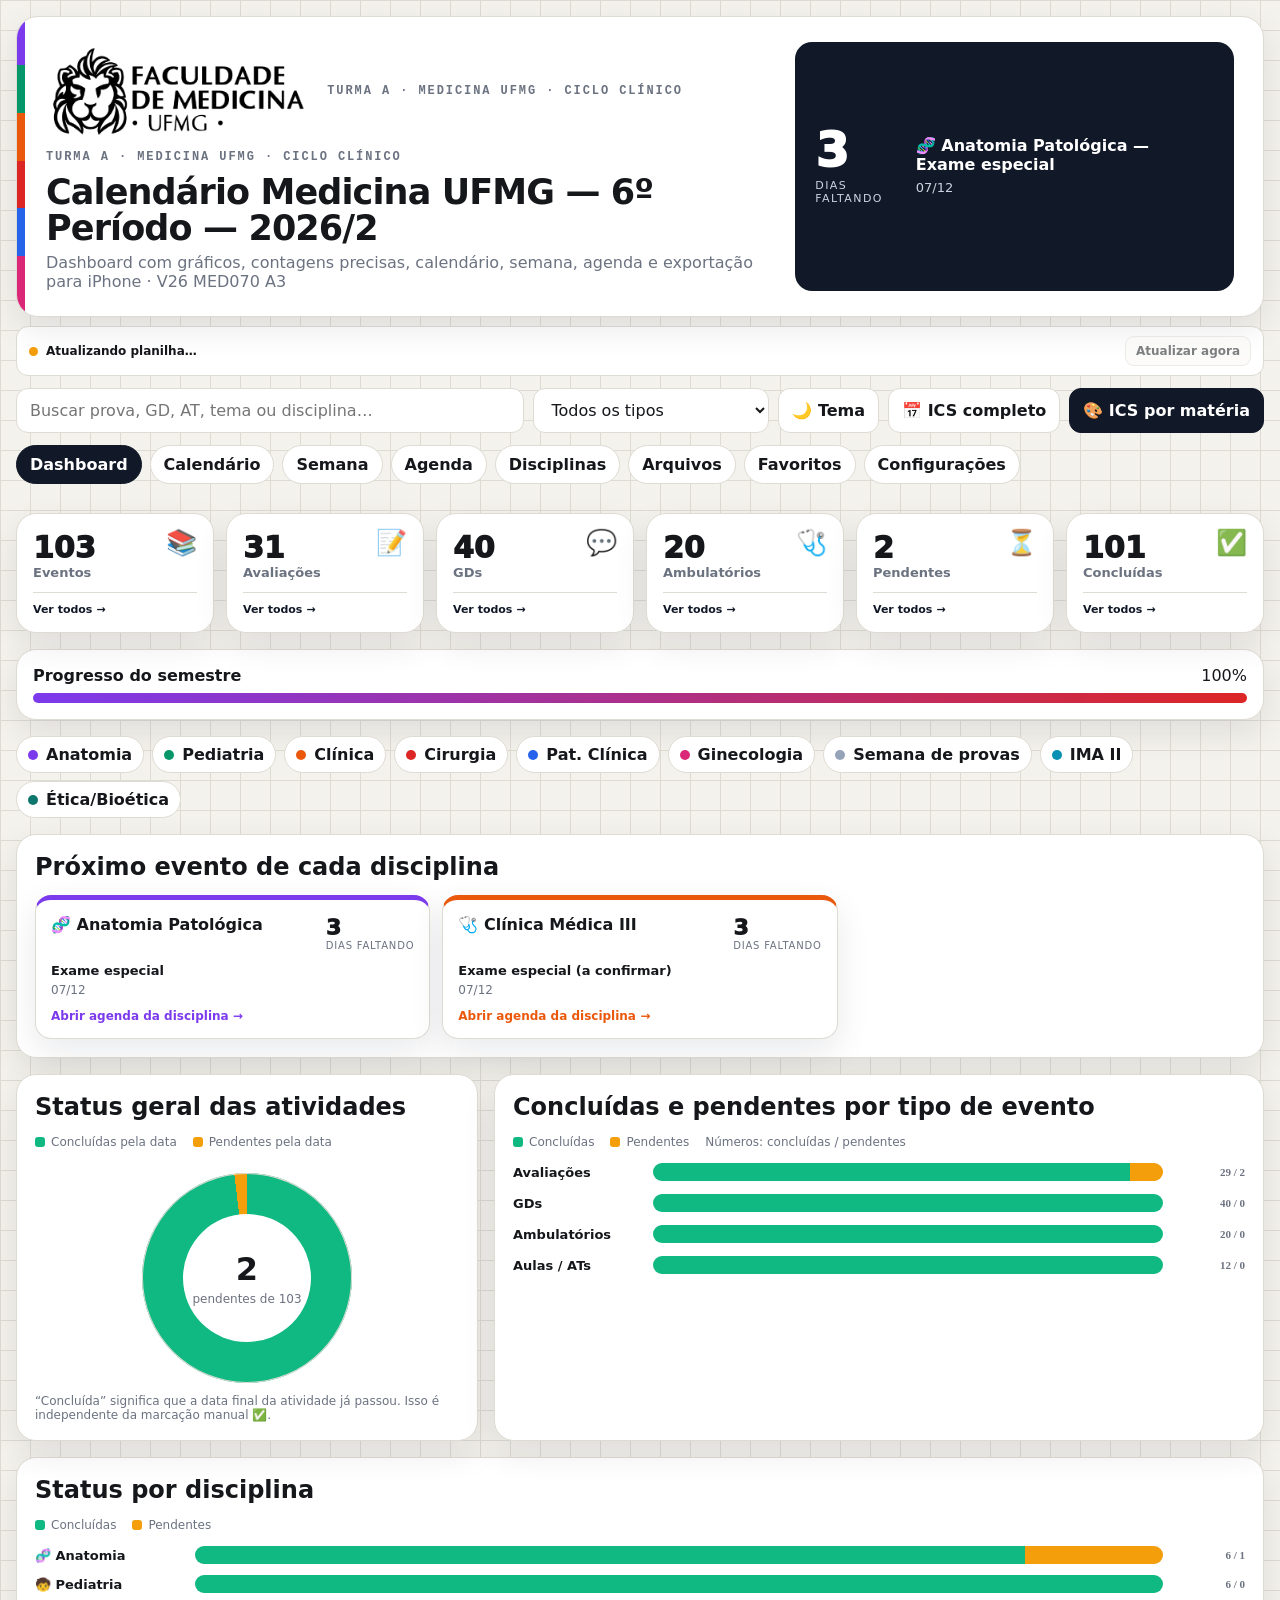
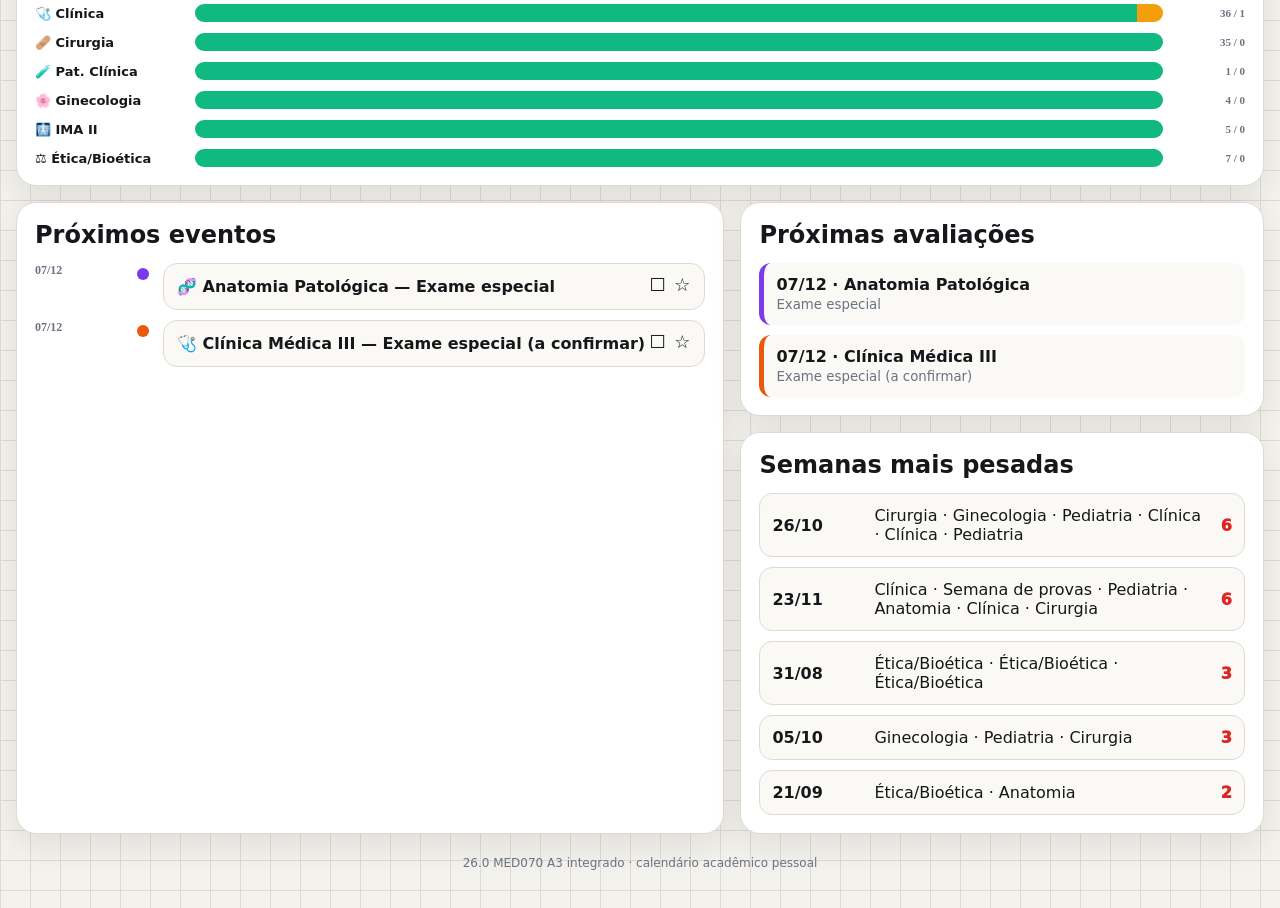
<file: index.html>
<!doctype html>
<html lang="pt-BR">
<head>
  <meta charset="utf-8">
  <meta name="viewport" content="width=device-width,initial-scale=1,viewport-fit=cover">
  <meta http-equiv="Cache-Control" content="no-cache, no-store, must-revalidate">
  <meta http-equiv="Pragma" content="no-cache">
  <meta http-equiv="Expires" content="0">
  <meta name="theme-color" content="#111827">
  <meta http-equiv="Cache-Control" content="no-cache, no-store, must-revalidate">
  <meta http-equiv="Pragma" content="no-cache">
  <meta http-equiv="Expires" content="0">
  <link id="appManifest" rel="manifest" href="./manifest.webmanifest?v=26">
  <link id="appFavicon" rel="icon" href="./icon.svg?v=26" type="image/svg+xml">
  <link id="appleTouchIcon" rel="apple-touch-icon" href="./icon.svg?v=26">
  <title>Calendário Medicina UFMG — 6º Período — 2026/2</title>
  <style>
:root{
  --bg:#f4f2ec;--panel:#ffffff;--panel-2:#faf9f6;--ink:#15171b;--muted:#6b7280;
  --line:#dedbd3;--soft:#ece9e2;--accent:#111827;--accent-ink:#ffffff;
  --good:#059669;--warn:#d97706;--danger:#dc2626;--shadow:0 12px 34px rgba(15,23,42,.09);
  --radius:20px;
  --chart-completed:#10b981;
  --chart-pending:#f59e0b;
  --progress-start:#7c3aed;
  --progress-end:#dc2626;
}
*{box-sizing:border-box}
html{scroll-behavior:smooth}
body{
  margin:0;color:var(--ink);
  font-family:Inter,ui-sans-serif,system-ui,-apple-system,BlinkMacSystemFont,"Segoe UI",sans-serif;
  background:
    linear-gradient(var(--line) 1px,transparent 1px),
    linear-gradient(90deg,var(--line) 1px,transparent 1px),var(--bg);
  background-size:30px 30px;
}
body.dark{
  --bg:#0f1114;--panel:#181b20;--panel-2:#20242a;--ink:#f8fafc;--muted:#a7afba;
  --line:#30353d;--soft:#252a31;--accent:#f8fafc;--accent-ink:#111827;--shadow:none;
}
button,input,select{font:inherit}
button{color:inherit}
.boot{padding:52px;text-align:center;color:var(--muted)}
.shell{max-width:1540px;margin:auto;padding:16px}
.sticky{position:static;z-index:auto;padding-bottom:10px;background:transparent;backdrop-filter:none}
.hero{
  position:relative;overflow:hidden;display:grid;grid-template-columns:1.25fr .75fr;gap:18px;
  padding:25px 29px;background:var(--panel);border:1px solid var(--line);border-radius:22px;box-shadow:var(--shadow)
}
.hero:before{content:"";position:absolute;left:0;top:0;bottom:0;width:8px;background:linear-gradient(#7c3aed 0 16%,#059669 16% 32%,#ea580c 32% 48%,#dc2626 48% 64%,#2563eb 64% 80%,#db2777 80%)}
.eyebrow{font:700 12px ui-monospace,SFMono-Regular,Menlo,monospace;letter-spacing:.16em;text-transform:uppercase;color:var(--muted)}
h1{margin:10px 0 7px;font-size:35px;line-height:1.04;letter-spacing:-.025em}
.sub{color:var(--muted)}
.countdown{display:flex;gap:18px;align-items:center;padding:20px;border-radius:17px;background:#111827;color:#fff}
.cd-num{font-size:48px;font-weight:950;line-height:.95}
.cd-unit{font-size:11px;text-transform:uppercase;letter-spacing:.13em;color:#cbd5e1;margin-top:5px}
.cd-title{font-weight:850}.cd-meta{font-size:13px;color:#cbd5e1;margin-top:5px}
.controls{display:flex;gap:9px;flex-wrap:wrap;margin:12px 0}
.ctrl{border:1px solid var(--line);background:var(--panel);color:var(--ink);border-radius:12px;padding:11px 13px}
.search{flex:1 1 260px}.btn{font-weight:760;cursor:pointer}.btn.primary{background:var(--accent);color:var(--accent-ink);border-color:var(--accent)}
.nav{display:flex;gap:8px;overflow:auto;padding-bottom:3px}
.nav button{white-space:nowrap;border:1px solid var(--line);background:var(--panel);border-radius:999px;padding:9px 13px;font-weight:760;cursor:pointer}
.nav button.active{background:var(--accent);color:var(--accent-ink);border-color:var(--accent)}
.view{display:none}.view.active{display:block}
.stats{display:grid;grid-template-columns:repeat(6,1fr);gap:12px;margin:16px 0}
.card,.panel{background:var(--panel);border:1px solid var(--line);border-radius:var(--radius);box-shadow:var(--shadow)}
.card{padding:16px}.metric{font-size:30px;font-weight:950}.label{color:var(--muted);font-size:13px}
.progress{padding:16px;margin-bottom:16px}.progress-head{display:flex;justify-content:space-between;margin-bottom:8px}
.track{height:10px;background:var(--soft);border-radius:999px;overflow:hidden}.fill{height:100%;background:linear-gradient(90deg,var(--progress-start),var(--progress-end))}
.legend{display:flex;gap:8px;flex-wrap:wrap;margin:14px 0}
.legend button{display:flex;gap:8px;align-items:center;border:1px solid var(--line);background:var(--panel);border-radius:999px;padding:8px 11px;font-weight:760;cursor:pointer}
.legend button.off{opacity:.34}.dot{width:10px;height:10px;border-radius:50%}
.grid-2{display:grid;grid-template-columns:1.15fr .85fr;gap:16px}.panel{padding:18px}.panel h2{margin:0 0 14px}
.timeline{display:grid;gap:10px}.trow{display:grid;grid-template-columns:90px 14px 1fr;gap:12px;align-items:start}
.tdate{font:800 12px ui-monospace;color:var(--muted)}.tdot{width:12px;height:12px;border-radius:50%;margin-top:5px}
.tcard{position:relative;background:var(--panel-2);border:1px solid var(--line);border-radius:14px;padding:13px 42px 13px 13px}
.tcard b{display:block}.tcard small{color:var(--muted)}.fav,.done{position:absolute;top:9px;border:0;background:transparent;cursor:pointer;font-size:18px}.fav{right:8px}.done{right:33px}
.tcard.completed{opacity:.55}.tcard.completed b{text-decoration:line-through}
.quick-list{display:grid;gap:10px}.quick{border-left:5px solid var(--c);background:var(--panel-2);padding:12px;border-radius:12px}.quick b{display:block}.quick small{color:var(--muted)}
.calendar-grid{display:grid;grid-template-columns:repeat(3,1fr);gap:16px}.month{overflow:hidden;background:var(--panel);border:1px solid var(--line);border-radius:17px}
.mhead{display:flex;justify-content:space-between;padding:14px 16px;border-bottom:1px solid var(--line);font-weight:900}
.week,.days{display:grid;grid-template-columns:repeat(7,1fr)}.week div{text-align:center;padding:8px;font:700 10px ui-monospace;color:var(--muted)}
.day{min-height:59px;padding:7px 3px;text-align:center;border-radius:9px;cursor:pointer}.day:hover{background:var(--soft)}.day.today{outline:2px solid var(--ink)}.day.range{background:color-mix(in srgb,#059669 11%,transparent)}
.num{font-weight:850}.marks{display:flex;justify-content:center;gap:3px;flex-wrap:wrap;margin-top:7px}.mark{width:7px;height:7px;border-radius:50%}
.mlist{padding:12px;border-top:1px dashed var(--line)}.mrow{display:grid;grid-template-columns:auto 1fr;gap:8px;margin:9px 0}.chip{color:#fff;border-radius:5px;padding:3px 6px;font:800 10px ui-monospace}.mrow b{font-size:13px}.mrow small{color:var(--muted)}
.week-view{display:grid;grid-template-columns:72px repeat(7,1fr);border:1px solid var(--line);border-radius:16px;overflow:auto;background:var(--panel)}
.week-view>div{min-height:92px;border-right:1px solid var(--line);border-bottom:1px solid var(--line);padding:8px}.week-view .head{min-height:auto;font-weight:850;background:var(--panel-2)}
.week-event{font-size:11px;border-radius:8px;padding:6px;margin:4px 0;color:#fff}
.disc-grid{display:grid;grid-template-columns:repeat(3,1fr);gap:14px}.disc-card{padding:16px;background:var(--panel);border:1px solid var(--line);border-radius:17px;box-shadow:var(--shadow)}.disc-card h3{margin:0}.disc-count{font-size:32px;font-weight:950}.mini{color:var(--muted);font-size:13px;margin:6px 0}
.heavy{display:grid;gap:10px}.heavy-row{display:grid;grid-template-columns:90px 1fr auto;gap:12px;align-items:center;background:var(--panel-2);border:1px solid var(--line);border-radius:13px;padding:12px}.heat{font-weight:950;color:var(--danger)}
.settings-grid{display:grid;grid-template-columns:repeat(2,1fr);gap:14px}.setting{background:var(--panel-2);border:1px solid var(--line);border-radius:14px;padding:14px}.setting label{display:flex;justify-content:space-between;gap:10px;align-items:center}
.empty{color:var(--muted);font-style:italic}.footer{text-align:center;color:var(--muted);font-size:12px;margin:22px 0}
.drawer{position:fixed;inset:0;z-index:250;display:none}.drawer.show{display:block}.backdrop{position:absolute;inset:0;background:rgba(0,0,0,.38)}.sheet{position:absolute;right:0;top:0;bottom:0;width:min(470px,92vw);background:var(--panel);padding:20px;overflow:auto;box-shadow:-16px 0 40px rgba(0,0,0,.18)}.sheet-head{display:flex;justify-content:space-between;align-items:center}.close{border:0;background:var(--soft);border-radius:50%;width:36px;height:36px;cursor:pointer}.sheet .trow{grid-template-columns:70px 12px 1fr}
.toast{position:fixed;right:18px;bottom:18px;z-index:400;padding:12px 14px;border-radius:12px;background:#111827;color:#fff;opacity:0;transform:translateY(10px);transition:.2s}.toast.show{opacity:1;transform:translateY(0)}
@media(max-width:1100px){.hero{grid-template-columns:1fr}.stats{grid-template-columns:repeat(3,1fr)}.calendar-grid{grid-template-columns:repeat(2,1fr)}.disc-grid{grid-template-columns:repeat(2,1fr)}.grid-2{grid-template-columns:1fr}}
@media(max-width:700px){.shell{padding:9px}.sticky{position:static}.hero{padding:19px 17px}h1{font-size:27px}.countdown{align-items:flex-start}.cd-num{font-size:38px}.stats{grid-template-columns:repeat(2,1fr)}.calendar-grid,.disc-grid,.settings-grid{grid-template-columns:1fr}.panel{padding:13px}.day{min-height:52px}.trow{grid-template-columns:72px 12px 1fr}.btn{flex:1}.week-view{grid-template-columns:56px repeat(7,150px)}}


/* ===== V5: gráficos, status automático e próximos por disciplina ===== */
.stats .card{appearance:none;text-align:left;color:var(--ink)}
.status-legend{display:flex;gap:16px;flex-wrap:wrap;margin:4px 0 14px;color:var(--muted);font-size:12px}
.status-key{display:flex;align-items:center;gap:6px}.status-swatch{width:10px;height:10px;border-radius:3px}
.chart-grid{display:grid;grid-template-columns:.75fr 1.25fr;gap:16px;margin:16px 0}
.chart-panel{min-height:310px}
.donut-wrap{display:grid;place-items:center;padding:10px 0 2px}
.donut{
  width:210px;height:210px;border-radius:50%;display:grid;place-items:center;
  position:relative;box-shadow:inset 0 0 0 1px var(--line)
}
.donut:after{content:"";width:128px;height:128px;border-radius:50%;background:var(--panel);position:absolute}
.donut-center{position:relative;z-index:1;text-align:center}.donut-center strong{display:block;font-size:32px}.donut-center span{font-size:12px;color:var(--muted)}
.chart-list{display:grid;gap:13px}
.chart-row{display:grid;grid-template-columns:130px 1fr 72px;gap:10px;align-items:center}
.chart-name{font-weight:760;font-size:13px}
.stacked{height:18px;background:var(--soft);border-radius:999px;overflow:hidden;display:flex}
.seg-past{background:var(--chart-completed);height:100%}.seg-future{background:var(--chart-pending);height:100%}
.chart-values{text-align:right;font:750 11px ui-monospace;color:var(--muted)}
.discipline-chart{display:grid;gap:11px}
.discipline-chart .chart-row{grid-template-columns:150px 1fr 72px}
.next-disc-section{margin:16px 0}
.next-disc-grid{display:grid;grid-template-columns:repeat(3,1fr);gap:12px}
.next-disc-card{
  border:1px solid var(--line);border-top:5px solid var(--c);background:var(--panel);
  color:var(--ink);border-radius:16px;padding:15px;text-align:left;cursor:pointer;
  box-shadow:var(--shadow);transition:transform .15s ease,border-color .15s ease
}
.next-disc-card:hover{transform:translateY(-2px);border-color:var(--c)}
.next-disc-head{display:flex;justify-content:space-between;gap:10px;align-items:flex-start}
.next-disc-name{font-weight:850}.next-disc-days{font-size:22px;font-weight:950;white-space:nowrap}
.next-disc-unit{display:block;font-size:10px;text-transform:uppercase;letter-spacing:.08em;color:var(--muted);text-align:right}
.next-disc-title{font-size:13px;margin-top:12px;font-weight:700}.next-disc-meta{font-size:12px;color:var(--muted);margin-top:5px}.next-disc-link{font-size:12px;font-weight:800;margin-top:12px;color:var(--c)}
.auto-note{font-size:12px;color:var(--muted);margin-top:9px}
.week-board{display:grid;grid-template-columns:repeat(7,minmax(180px,1fr));gap:10px;overflow:auto;padding-bottom:5px}
.week-column{border:1px solid var(--line);border-radius:15px;background:var(--panel);min-height:260px;padding:11px}
.week-column.today{outline:2px solid var(--ink)}
.week-column-head{font-weight:850;border-bottom:1px solid var(--line);padding-bottom:8px;margin-bottom:8px}
.week-column-head small{display:block;color:var(--muted);font-weight:600;margin-top:3px}
.week-empty{color:var(--muted);font-size:12px;font-style:italic}
.week-event{cursor:pointer}
@media(max-width:1100px){
  .chart-grid{grid-template-columns:1fr}
  .next-disc-grid{grid-template-columns:repeat(2,1fr)}
}
@media(max-width:700px){
  .next-disc-grid{grid-template-columns:1fr}
  .chart-row,.discipline-chart .chart-row{grid-template-columns:105px 1fr 62px}
  .donut{width:190px;height:190px}
  .week-board{grid-template-columns:repeat(7,165px)}
}


/* =========================================================
   V6 MOBILE PREMIUM
   O celular recebe uma interface própria, mais compacta,
   com navegação inferior, cards legíveis e calendário maior.
   ========================================================= */

.mobile-only{display:none}
.mobile-month-toggle{display:none}

@media(max-width:700px){
  html{scroll-padding-top:8px}
  body{
    background-size:22px 22px;
    padding-bottom:88px;
    -webkit-text-size-adjust:100%;
  }
  .shell{padding:7px}
  .sticky{
    position:static;
    padding-bottom:2px;
    background:transparent;
    backdrop-filter:none;
  }

  /* Cabeçalho muito mais compacto */
  .hero{
    grid-template-columns:1fr;
    gap:10px;
    padding:15px 14px 14px 20px;
    border-radius:16px;
  }
  .hero:before{width:6px}
  .eyebrow{
    font-size:9px;
    letter-spacing:.11em;
    white-space:nowrap;
    overflow:hidden;
    text-overflow:ellipsis;
  }
  h1{
    font-size:21px;
    line-height:1.08;
    margin:6px 0 2px;
    letter-spacing:-.02em;
  }
  .hero .sub{
    display:none;
  }

  /* Contagem regressiva horizontal e baixa */
  .countdown{
    min-height:70px;
    padding:11px 12px;
    border-radius:13px;
    gap:12px;
  }
  .cd-num{
    font-size:31px;
    min-width:57px;
    text-align:center;
  }
  .cd-unit{
    font-size:8px;
    letter-spacing:.09em;
    text-align:center;
  }
  .cd-title{
    font-size:13px;
    line-height:1.2;
  }
  .cd-meta{
    font-size:11px;
    margin-top:3px;
  }

  /* Busca sempre visível; filtros compactos */
  .controls{
    display:grid;
    grid-template-columns:1fr 1fr;
    gap:7px;
    margin:8px 0 4px;
  }
  .ctrl{
    min-height:43px;
    padding:9px 10px;
    border-radius:11px;
    font-size:14px;
  }
  .search{
    grid-column:1/-1;
    width:100%;
    font-size:16px; /* evita zoom automático do Safari */
  }
  #type{grid-column:1/2}
  #theme{grid-column:2/3}
  #icsAll,#icsDisc{
    font-size:12px;
    min-height:39px;
  }

  /* Navegação fixa inferior, estilo aplicativo */
  .nav{
    position:fixed;
    left:8px;
    right:8px;
    bottom:8px;
    z-index:300;
    display:grid;
    grid-template-columns:repeat(7,1fr);
    gap:2px;
    padding:6px;
    border:1px solid var(--line);
    border-radius:18px;
    background:color-mix(in srgb,var(--panel) 94%,transparent);
    box-shadow:0 12px 35px rgba(15,23,42,.20);
    backdrop-filter:blur(18px);
    overflow:visible;
  }
  .nav button{
    min-width:0;
    min-height:53px;
    padding:5px 2px;
    border:0;
    border-radius:12px;
    background:transparent;
    font-size:0;
    display:flex;
    flex-direction:column;
    justify-content:center;
    align-items:center;
    gap:2px;
  }
  .nav button::before{
    font-size:20px;
    line-height:1;
  }
  .nav button::after{
    font-size:8px;
    font-weight:800;
    line-height:1;
  }
  .nav button[data-view="dashboard"]::before{content:"⌂"}
  .nav button[data-view="dashboard"]::after{content:"Início"}
  .nav button[data-view="calendar"]::before{content:"▦"}
  .nav button[data-view="calendar"]::after{content:"Mês"}
  .nav button[data-view="week"]::before{content:"▤"}
  .nav button[data-view="week"]::after{content:"Semana"}
  .nav button[data-view="timeline"]::before{content:"≡"}
  .nav button[data-view="timeline"]::after{content:"Agenda"}
  .nav button[data-view="disciplines"]::before{content:"▥"}
  .nav button[data-view="disciplines"]::after{content:"Matérias"}
  .nav button[data-view="resources"]::before{content:"⌁"}
.nav button[data-view="resources"]::after{content:"Arquivos"}
.nav button[data-view="favorites"]::before{content:"☆"}
  .nav button[data-view="favorites"]::after{content:"Favoritos"}
  .nav button[data-view="settings"]::before{content:"⚙"}
  .nav button[data-view="settings"]::after{content:"Ajustes"}
  .nav button.active{
    background:var(--accent);
    color:var(--accent-ink);
  }

  /* Cards de resumo compactos, mas com números grandes */
  .stats{
    grid-template-columns:repeat(2,1fr);
    gap:8px;
    margin:10px 0;
  }
  .stats .card{
    min-height:82px;
    padding:12px;
    border-radius:14px;
  }
  .metric{font-size:29px}
  .label{font-size:12px}

  .card,.panel{border-radius:15px}
  .panel{padding:13px}
  .panel h2{
    font-size:18px;
    margin-bottom:11px;
  }

  .progress{
    padding:12px;
    margin-bottom:10px;
  }
  .progress-head{font-size:13px}
  .track{height:8px}

  /* Legenda horizontal rolável */
  .legend{
    flex-wrap:nowrap;
    overflow-x:auto;
    padding:2px 1px 7px;
    margin:8px 0;
    scrollbar-width:none;
  }
  .legend::-webkit-scrollbar{display:none}
  .legend button{
    flex:0 0 auto;
    padding:7px 9px;
    font-size:12px;
  }

  /* Próximo evento por disciplina */
  .next-disc-section{margin:10px 0}
  .next-disc-section .panel{padding:12px}
  .next-disc-grid{
    grid-template-columns:1fr;
    gap:8px;
  }
  .next-disc-card{
    padding:12px;
    border-radius:14px;
  }
  .next-disc-days{font-size:21px}
  .next-disc-title{
    font-size:13px;
    margin-top:8px;
  }
  .next-disc-meta,.next-disc-link{font-size:11px}

  /* Gráficos em uma coluna e maiores */
  .chart-grid{
    grid-template-columns:1fr;
    gap:10px;
    margin:10px 0;
  }
  .chart-panel{min-height:auto}
  .donut{width:180px;height:180px}
  .donut:after{width:108px;height:108px}
  .donut-center strong{font-size:29px}
  .chart-list,.discipline-chart{gap:11px}
  .chart-row,.discipline-chart .chart-row{
    grid-template-columns:92px minmax(100px,1fr) 56px;
    gap:7px;
  }
  .chart-name{
    font-size:11px;
    line-height:1.15;
  }
  .stacked{height:16px}
  .chart-values{font-size:10px}

  /* Conteúdo vertical no celular */
  .grid-2{grid-template-columns:1fr;gap:10px}
  .quick{padding:10px}
  .heavy-row{
    grid-template-columns:70px 1fr 25px;
    padding:10px;
    font-size:12px;
  }

  /* Timeline e agenda mais legíveis */
  .trow{
    grid-template-columns:52px 9px 1fr;
    gap:7px;
  }
  .tdate{font-size:10px;padding-top:3px}
  .tdot{width:9px;height:9px}
  .tcard{
    padding:11px 37px 11px 11px;
    border-radius:12px;
  }
  .tcard b{
    font-size:13px;
    line-height:1.25;
  }
  .tcard small{
    font-size:11px;
    line-height:1.2;
  }
  .fav,.done{
    font-size:16px;
    top:7px;
  }
  .fav{right:5px}
  .done{right:28px}

  /* Calendário: uma coluna e dias maiores */
  .calendar-grid{
    grid-template-columns:1fr;
    gap:10px;
  }
  .month{border-radius:15px}
  .mhead{
    padding:13px 14px;
    font-size:16px;
  }
  .week div{
    padding:7px 2px;
    font-size:9px;
  }
  .day{
    min-height:52px;
    padding:6px 1px;
    border-radius:8px;
  }
  .num{font-size:14px}
  .marks{margin-top:6px;gap:2px}
  .mark{width:7px;height:7px}

  /* A lista extensa de cada mês fica recolhida no celular */
  .mobile-month-toggle{
    display:block;
    width:calc(100% - 20px);
    margin:0 10px 10px;
    border:1px solid var(--line);
    background:var(--panel-2);
    color:var(--ink);
    border-radius:10px;
    padding:9px;
    font-weight:800;
    cursor:pointer;
  }
  .month .mlist{
    display:none;
    padding:10px;
  }
  .month.mobile-open .mlist{display:block}
  .mrow{
    grid-template-columns:48px 1fr;
    gap:7px;
    margin:8px 0;
  }
  .mrow b{font-size:12px}
  .mrow small{font-size:11px}

  /* Semana: colunas grandes e rolagem horizontal */
  .week-board{
    grid-template-columns:repeat(7,78vw);
    scroll-snap-type:x mandatory;
    gap:8px;
  }
  .week-column{
    min-height:210px;
    scroll-snap-align:start;
  }
  .week-event{
    font-size:12px;
    padding:8px;
  }

  /* Disciplinas e ajustes */
  .disc-grid,.settings-grid{grid-template-columns:1fr}
  .disc-card{padding:14px}
  .disc-count{font-size:29px}
  .mini{font-size:12px}

  /* Painel lateral vira modal inferior */
  .sheet{
    top:auto;
    left:0;
    right:0;
    bottom:0;
    width:100%;
    max-height:82vh;
    border-radius:22px 22px 0 0;
    padding:16px;
  }
  .sheet .trow{grid-template-columns:48px 8px 1fr}

  .footer{
    margin:16px 0 82px;
    font-size:10px;
  }
}


/* ===== V7: sincronização com Google Planilhas ===== */
.sync-status{
  display:flex;
  align-items:center;
  justify-content:space-between;
  gap:12px;
  margin:9px 0 2px;
  padding:9px 12px;
  border:1px solid var(--line);
  border-radius:12px;
  background:var(--panel);
  color:var(--muted);
  font-size:12px;
}
.sync-status strong{color:var(--ink)}
.sync-left{display:flex;align-items:center;gap:8px;min-width:0}
.sync-dot{width:9px;height:9px;border-radius:50%;flex:0 0 auto;background:#f59e0b}
.sync-status.ok .sync-dot{background:#10b981}
.sync-status.error .sync-dot{background:#ef4444}
.sync-status.loading .sync-dot{background:#f59e0b;animation:pulse-sync 1s infinite alternate}
.sync-text{white-space:nowrap;overflow:hidden;text-overflow:ellipsis}
.sync-btn{
  border:1px solid var(--line);
  background:var(--panel-2);
  color:var(--ink);
  border-radius:9px;
  padding:7px 10px;
  font-weight:800;
  cursor:pointer;
  white-space:nowrap;
}
.sync-btn:disabled{opacity:.55;cursor:wait}
@keyframes pulse-sync{from{opacity:.35}to{opacity:1}}

@media(max-width:700px){
  .sync-status{
    margin:7px 0 3px;
    padding:8px 9px;
    font-size:10px;
    border-radius:10px;
  }
  .sync-btn{
    padding:7px 8px;
    font-size:10px;
  }
}


/* ===== V9: logo e atalho da planilha ===== */
.hero-main{display:flex;align-items:center;gap:18px;min-width:0}
.hero-logo{
  width:94px;height:94px;flex:0 0 94px;border-radius:22px;
  background:linear-gradient(180deg,#0b0b0b 0%, #111827 100%);
  display:grid;place-items:center;padding:10px;border:1px solid rgba(255,255,255,.08);
  box-shadow:0 14px 30px rgba(0,0,0,.14)
}
.hero-logo img{width:100%;height:100%;object-fit:contain;display:block}
.hero-copy{min-width:0}
.setting .actions{display:flex;gap:8px;flex-wrap:wrap;margin-top:10px}
.sheet-btn{
  border:1px solid var(--line);background:var(--panel);color:var(--ink);
  border-radius:11px;padding:10px 12px;font-weight:800;cursor:pointer
}
.sheet-btn.primary{background:var(--accent);color:var(--accent-ink);border-color:var(--accent)}
.sheet-note{margin-top:8px;color:var(--muted);font-size:12px}
@media(max-width:700px){
  .hero-main{gap:11px;align-items:flex-start}
  .hero-logo{width:58px;height:58px;flex-basis:58px;border-radius:16px;padding:7px}
}


/* ===== V12: uma única logo completa, sem corte ===== */
.hero-main{display:block;min-width:0}
.hero-copy{min-width:0}
.brand-row{
  display:flex;
  align-items:center;
  gap:18px;
  margin-bottom:10px;
}
.single-brand-logo{
  display:block;
  width:270px;
  max-width:36%;
  height:auto;
  object-fit:contain;
  object-position:left center;
  flex:0 0 auto;
}
.brand-row .eyebrow{
  margin:0;
  min-width:0;
}
.setting-sheet{grid-column:1/-1}
.setting-sheet .actions{margin-top:12px}
.sheet-btn{
  display:inline-flex;
  align-items:center;
  justify-content:center;
  text-decoration:none;
}
@media(max-width:1050px){
  .single-brand-logo{width:230px;max-width:42%}
}
@media(max-width:700px){
  .hero-main{display:block}
  .brand-row{
    display:block;
    margin-bottom:8px;
  }
  .single-brand-logo{
    width:205px;
    max-width:82%;
    margin:0 0 8px;
  }
  .brand-row .eyebrow{
    display:block;
    font-size:9px;
  }
  .hero-copy h1{font-size:20px}
  .setting-sheet .actions{display:grid;grid-template-columns:1fr}
  .setting-sheet .sheet-btn{width:100%}
}

/* ===== V13: editor de cores e emojis ===== */
.setting-disciplines{grid-column:1/-1}
.discipline-style-editor{display:grid;gap:10px;margin-top:14px}
.discipline-style-row{
  display:grid;
  grid-template-columns:minmax(210px,1fr) 92px 130px;
  gap:12px;
  align-items:center;
  padding:11px;
  border:1px solid var(--line);
  border-radius:13px;
  background:var(--panel);
}
.discipline-style-preview{
  display:flex;
  align-items:center;
  gap:11px;
  border-left:5px solid var(--preview-color);
  padding-left:11px;
  min-width:0;
}
.preview-emoji{font-size:25px;line-height:1}
.discipline-style-preview b{display:block}
.discipline-style-preview small{display:block;color:var(--muted);font-size:10px;margin-top:2px}
.color-control,.emoji-control{display:grid;gap:5px;color:var(--muted);font-size:11px;font-weight:800}
.disc-color-input{
  width:100%;
  height:38px;
  padding:2px;
  border:1px solid var(--line);
  border-radius:9px;
  background:var(--panel-2);
  cursor:pointer;
}
.disc-emoji-input{
  width:100%;
  min-width:0;
  height:38px;
  border:1px solid var(--line);
  border-radius:9px;
  background:var(--panel-2);
  color:var(--ink);
  padding:7px 9px;
  font-size:20px;
  text-align:center;
}
@media(max-width:700px){
  .discipline-style-row{
    grid-template-columns:1fr 74px 90px;
    gap:7px;
    padding:9px;
  }
  .discipline-style-preview{gap:8px;padding-left:8px}
  .discipline-style-preview b{font-size:12px}
  .preview-emoji{font-size:22px}
  .disc-emoji-input{font-size:18px}
}


/* ===== V15: cabeçalho solto, gráficos e editor de eventos ===== */
.setting-chart-colors,.setting-event-editor{grid-column:1/-1}
.chart-style-editor{
  display:grid;
  grid-template-columns:repeat(2,minmax(220px,1fr));
  gap:10px;
  margin-top:14px;
}
.chart-color-row{
  display:flex;
  align-items:center;
  justify-content:space-between;
  gap:14px;
  padding:11px 12px;
  border:1px solid var(--line);
  border-radius:12px;
  background:var(--panel);
}
.chart-color-row b,.chart-color-row small{display:block}
.chart-color-row small{color:var(--muted);font-size:10px;margin-top:3px}
.chart-color-row input[type="color"]{
  width:62px;height:40px;border:1px solid var(--line);border-radius:9px;
  padding:2px;background:var(--panel-2);cursor:pointer
}
.event-editor{margin-top:14px}
.event-editor label{display:grid;gap:6px;color:var(--muted);font-size:11px;font-weight:800}
.event-select{width:100%;min-height:45px}
.event-discipline{
  margin:10px 0;
  padding:10px 12px;
  border-left:5px solid var(--accent);
  background:var(--panel);
  border-radius:10px;
  font-weight:850;
}
.event-edit-grid{
  display:grid;
  grid-template-columns:160px 160px minmax(280px,1fr) 190px;
  gap:10px;
}
.event-title-field{min-width:0}
.event-edit-grid input{width:100%;min-width:0}
@media(max-width:1050px){
  .event-edit-grid{grid-template-columns:1fr 1fr}
  .event-title-field{grid-column:1/-1}
}
@media(max-width:700px){
  .chart-style-editor{grid-template-columns:1fr}
  .event-edit-grid{grid-template-columns:1fr}
  .event-title-field{grid-column:auto}
}


/* ===== V18: API pública e ícone global ===== */
.setting-api,.setting-add-event{grid-column:1/-1}
.setting-api{
  border:2px solid color-mix(in srgb,var(--accent) 38%,var(--line));
  background:linear-gradient(135deg,color-mix(in srgb,var(--accent) 7%,var(--panel)),var(--panel));
}
.api-heading{
  display:flex;
  align-items:flex-start;
  justify-content:space-between;
  gap:16px;
}
.api-status{
  display:flex;
  align-items:center;
  gap:7px;
  padding:8px 10px;
  border:1px solid var(--line);
  border-radius:999px;
  background:var(--panel);
  font-size:11px;
  white-space:nowrap;
}
.api-dot{
  width:9px;height:9px;border-radius:50%;background:#94a3b8;flex:0 0 auto
}
.api-dot.ok{background:#10b981}
.api-dot.loading{background:#f59e0b;animation:pulse-sync 1s infinite alternate}
.api-dot.error{background:#ef4444}
.api-connect-grid{
  display:grid;
  grid-template-columns:minmax(240px,1fr) auto auto;
  gap:9px;
  align-items:end;
  margin-top:13px;
}
.api-connect-grid label{display:grid;gap:6px;color:var(--muted);font-size:11px;font-weight:800}
.sheet-btn.danger{
  background:#fff1f2;
  color:#be123c;
  border-color:#fecdd3;
}
body.dark .sheet-btn.danger{
  background:#3f111a;
  color:#fda4af;
  border-color:#7f1d1d;
}
.add-event-grid{
  grid-template-columns:150px 150px minmax(180px,.8fr) minmax(260px,1.4fr) 190px;
  margin-top:13px;
}
@media(max-width:1100px){
  .api-connect-grid{grid-template-columns:1fr 1fr}
  .api-connect-grid label{grid-column:1/-1}
  .add-event-grid{grid-template-columns:1fr 1fr}
}
@media(max-width:700px){
  .api-heading{display:grid}
  .api-status{white-space:normal;width:100%}
  .api-connect-grid{grid-template-columns:1fr}
  .api-connect-grid label{grid-column:auto}
  .add-event-grid{grid-template-columns:1fr}
}


/* ===== V18: API pública e ícone global ===== */
.setting-app-icon{grid-column:1/-1}
.danger-note{
  border-left:4px solid #dc2626;
  padding-left:10px;
}
.app-icon-editor{
  display:grid;
  grid-template-columns:150px minmax(0,1fr);
  gap:18px;
  align-items:center;
}
.app-icon-preview-wrap{
  width:150px;
  aspect-ratio:1;
  display:grid;
  place-items:center;
  border:1px solid var(--line);
  border-radius:30px;
  background:var(--panel);
  overflow:hidden;
  box-shadow:var(--shadow);
}
.app-icon-preview-wrap img{
  width:100%;
  height:100%;
  object-fit:contain;
  padding:10px;
}
.app-icon-copy{min-width:0}
.icon-file-label{
  display:flex!important;
  justify-content:center!important;
  align-items:center!important;
  margin-top:13px;
  border:1px dashed var(--line);
  border-radius:13px;
  padding:13px;
  background:var(--panel);
  font-weight:800;
  cursor:pointer;
}
.icon-file-label input{
  position:absolute;
  width:1px;
  height:1px;
  opacity:0;
  pointer-events:none;
}
.sheet-btn:disabled{
  opacity:.6;
  cursor:wait;
}
@media(max-width:700px){
  .app-icon-editor{grid-template-columns:1fr}
  .app-icon-preview-wrap{width:128px;margin:auto}
}


/* ===== V21: cronômetro das últimas 24 horas ===== */
.cd-num.timer{
  font-size:39px;
  font-variant-numeric:tabular-nums;
  letter-spacing:-1px;
  white-space:nowrap;
}
@media(max-width:700px){
  .cd-num.timer{font-size:29px;letter-spacing:-.7px}
}


/* ===== V22: indicadores clicáveis do dashboard ===== */
.metric-card{
  position:relative;
  display:grid;
  grid-template-columns:1fr auto;
  grid-template-areas:
    "metric icon"
    "label icon"
    "action action";
  width:100%;
  min-width:0;
  text-align:left;
  color:inherit;
  font:inherit;
  border:1px solid var(--line);
  background:var(--panel);
  cursor:pointer;
  transition:transform .16s ease,border-color .16s ease,box-shadow .16s ease;
}
.metric-card:hover{
  transform:translateY(-2px);
  border-color:color-mix(in srgb,var(--accent) 42%,var(--line));
  box-shadow:0 13px 28px rgba(15,23,42,.10);
}
.metric-card:active{transform:translateY(0)}
.metric-card:focus-visible{
  outline:3px solid color-mix(in srgb,var(--accent) 38%,transparent);
  outline-offset:2px;
}
.metric-card .metric{
  grid-area:metric;
  display:block;
}
.metric-card .label{
  grid-area:label;
  display:block;
  font-weight:800;
}
.metric-card-icon{
  grid-area:icon;
  align-self:start;
  font-size:25px;
  line-height:1;
  opacity:.92;
}
.metric-card-action{
  grid-area:action;
  display:block;
  margin-top:12px;
  padding-top:10px;
  border-top:1px solid var(--line);
  color:var(--accent);
  font-size:11px;
  font-weight:900;
}
.metric-drawer-summary{
  display:grid;
  gap:5px;
  margin:4px 0 17px;
  padding:13px 14px;
  border:1px solid var(--line);
  border-radius:14px;
  background:var(--soft);
}
.metric-drawer-summary b{font-size:14px}
.metric-drawer-summary span{
  color:var(--muted);
  font-size:12px;
  line-height:1.45;
}
@media(max-width:700px){
  .metric-card{min-height:126px}
  .metric-card-action{font-size:10px}
}


/* ===== V23: cronômetro com fonte única e seleção estável ===== */
.countdown .cd-meta{
  line-height:1.45;
}


/* ===== V24: Central de arquivos ===== */
.resources-hero{display:flex;align-items:center;justify-content:space-between;gap:22px;margin-bottom:20px;padding:22px;border:1px solid var(--line);border-radius:22px;background:radial-gradient(circle at top right,color-mix(in srgb,var(--accent) 16%,transparent),transparent 42%),var(--panel)}
.resources-hero h2{margin:5px 0 8px;font-size:27px}.resources-hero p{margin:0;color:var(--muted);line-height:1.55}
.resources-total{min-width:150px;padding:15px;border:1px solid var(--line);border-radius:18px;background:var(--panel-2);text-align:center}
.resources-total strong{display:block;font-size:31px}.resources-total span{font-size:11px;color:var(--muted);font-weight:800}
.resource-group{margin:0 0 24px}.resource-grid{display:grid;grid-template-columns:repeat(3,minmax(0,1fr));gap:13px}
.resource-card{display:grid;grid-template-columns:auto minmax(0,1fr) auto;gap:12px;align-items:center;min-height:112px;padding:16px;border:1px solid var(--line);border-left:5px solid var(--resource-color);border-radius:17px;background:var(--panel);color:inherit;text-decoration:none;box-shadow:0 7px 20px rgba(15,23,42,.05);transition:.16s ease}
.resource-card:hover{transform:translateY(-2px);box-shadow:0 15px 30px rgba(15,23,42,.10)}
.resource-icon{width:46px;height:46px;display:grid;place-items:center;border-radius:14px;background:color-mix(in srgb,var(--resource-color) 14%,var(--panel));font-size:24px}
.resource-copy b{display:block;font-size:14px;margin-bottom:5px}.resource-copy small{display:block;color:var(--muted);font-size:11px;line-height:1.45}
.resource-open{align-self:end;color:var(--resource-color);font-size:11px;font-weight:900;white-space:nowrap}
.resource-note{display:grid;gap:5px;padding:15px 16px;border:1px solid var(--line);border-radius:15px;background:var(--soft)}
.resource-note span{color:var(--muted);font-size:12px;line-height:1.5}
@media(max-width:1000px){.resource-grid{grid-template-columns:repeat(2,minmax(0,1fr))}}
@media(max-width:700px){.resources-hero{align-items:flex-start;padding:17px}.resources-total{min-width:105px}.resource-grid{grid-template-columns:1fr}.resource-card{min-height:105px}}


/* MED070_DETAIL_STYLE */
.med070-extra{margin-top:10px;padding-top:10px;border-top:1px dashed var(--line);display:grid;gap:7px}
.med070-detail{display:grid;gap:2px;font-size:12px;line-height:1.45}
.med070-detail strong{color:var(--ink);font-size:11px;text-transform:uppercase;letter-spacing:.04em}
.med070-detail span{color:var(--muted)}

</style>
</head>
<body>
  <div id="app"><div class="boot">Abrindo o calendário…</div></div>
  <div id="toast" class="toast"></div>
  <script>
(async()=>{
  try{
    if("serviceWorker" in navigator){
      const regs=await navigator.serviceWorker.getRegistrations();
      await Promise.all(regs.map(r=>r.unregister()));
    }
    if("caches" in window){
      const keys=await caches.keys();
      await Promise.all(keys.map(k=>caches.delete(k)));
    }
  }catch(_){}
})();


const S={
  data:null,
  active:new Set(),
  query:"",
  type:"all",
  view:"dashboard",
  favorites:new Set(JSON.parse(localStorage.getItem("fav")||"[]")),
  completed:new Set(JSON.parse(localStorage.getItem("done")||"[]")),
  weekOffset:0,
  sync:{status:"loading",message:"Carregando planilha…",updatedAt:null,remoteCount:0},
  api:{status:"loading",message:"Conectando automaticamente…",updatedAt:null,version:"",configRevision:""},
  defaultDisciplineStyles:{},
  appIcon:{url:"./icon.svg?v=26",updatedAt:"",custom:false}
};

const DISC_STYLE_KEY="medicinaUFMG_discStyles_v1";

const CHART_STYLE_KEY="medicinaUFMG_chartStyles_v1";
const EVENT_EDIT_KEY="medicinaUFMG_eventEdits_v1";
const DEFAULT_APP_ICON="./icon.svg?v=26";
let dynamicManifestUrl="";
let pendingAppIconDataUrl="";
let styleSaveTimer=null;
const pendingGlobalStyleItems=new Map();
const REQUIRED_API_VERSION="20";
const API_SNAPSHOT_KEY="medicinaUFMG_apiSnapshot_v26";

const DEFAULT_CHART_STYLES={
  completed:"#10b981",
  pending:"#f59e0b",
  progressStart:"#7c3aed",
  progressEnd:"#dc2626"
};

function loadChartStyles(){
  try{
    return {...DEFAULT_CHART_STYLES,...JSON.parse(localStorage.getItem(CHART_STYLE_KEY)||"{}")};
  }catch(_){
    return {...DEFAULT_CHART_STYLES};
  }
}

function applyChartStyles(){
  const styles=loadChartStyles();
  const root=document.documentElement.style;
  root.setProperty("--chart-completed",styles.completed);
  root.setProperty("--chart-pending",styles.pending);
  root.setProperty("--progress-start",styles.progressStart);
  root.setProperty("--progress-end",styles.progressEnd);
}

function saveChartStyle(name,value){
  const styles=loadChartStyles();
  styles[name]=value;
  localStorage.setItem(CHART_STYLE_KEY,JSON.stringify(styles));
  applyChartStyles();
}

function resetChartStyles(){
  localStorage.removeItem(CHART_STYLE_KEY);
  applyChartStyles();
}

function loadEventEdits(){
  try{
    return JSON.parse(localStorage.getItem(EVENT_EDIT_KEY)||"{}");
  }catch(_){
    return {};
  }
}

function saveEventEdits(edits){
  localStorage.setItem(EVENT_EDIT_KEY,JSON.stringify(edits));
}

function makeEventSourceKey(event,index){
  return event.id||event._sourceKey||[
    event.disc||"",
    event.date||"",
    event.label||"",
    event.time||"",
    index
  ].join("|");
}

/* MED070_A3_START */
const MED070_FIXED_EVENTS = [{"date":"2026-08-12","end":"2026-08-17","disc":"MED070","label":"Avaliação — Pré-teste (5 pontos)","time":"Moodle · disponível 12/08–17/08 · prazo final 17/08","activityType":"Questionário reflexivo","points":"5 pontos","location":"Moodle","how":"Responder e enviar o questionário reflexivo no Moodle. A pontuação total é atribuída pelo preenchimento dentro do prazo, independentemente das respostas.","preparation":"Não exige preparação específica de conteúdo; o essencial é preencher e confirmar o envio.","attention":"Fica aberto de 12/08 a 17/08 e aparece em todos esses dias no calendário. Não será reaberto após o prazo final."},{"date":"2026-09-02","disc":"MED070","label":"Avaliação — Reflexão inicial A3: Mídias sociais e ética (20 pontos)","time":"18h30–19h30 · Teams · A3 apresenta 18h30–19h; acompanhar A4 19h–19h30","activityType":"Apresentação e discussão síncrona","points":"20 pontos","location":"Microsoft Teams","how":"Tema da A3: aspectos éticos e bioéticos do emprego de tecnologias de comunicação na relação médico-paciente. A A3 terá até 10 minutos para apresentar, seguida de 20 minutos de discussão. Preferencialmente 1 ou 2 estudantes apresentam, mas todos devem estar preparados para participar, responder perguntas ou substituir colegas. Recomenda-se não utilizar vídeos.","preparation":"Reunir-se previamente com a A3; estudar questões éticas, políticas públicas atuais e possíveis ações individuais/coletivas; preparar argumentos e respostas; usar referências bibliográficas e adicionais; indicar consenso ou divergências no grupo.","attention":"É necessário permanecer também para a A4 até 19h30. Mesmo quem não apresentar precisa estar preparado para discutir e responder perguntas."},{"date":"2026-09-02","end":"2026-09-03","disc":"MED070","label":"Avaliação — Documento da reflexão A3 (15 pontos)","time":"Teams · após a apresentação de 02/09 · prazo final 03/09","activityType":"Entrega de documento","points":"15 pontos","location":"Microsoft Teams","how":"Compartilhar com a turma o documento da A3 no Teams. O arquivo pode ser a própria apresentação de 02/09 e deve contemplar reflexões/propostas, referências utilizadas e adicionais e registrar consenso ou divergências quando aplicável.","preparation":"Deixar o material praticamente finalizado antes da apresentação e fazer apenas ajustes finais depois.","attention":"O período aparece em 02/09 e 03/09. O prazo máximo é um dia após a apresentação."},{"date":"2026-09-05","disc":"MED070","label":"Avaliação — Entregar 2 perguntas sobre IA e ética (5 pontos)","time":"Teams · pasta da Turma A · prazo final 05/09","activityType":"Atividade em grupo / entrega","points":"5 pontos","location":"Microsoft Teams — pasta da Turma A","how":"Elaborar e postar 2 perguntas sobre aspectos éticos do tema “Inteligência artificial e ética na saúde”. As perguntas serão avaliadas quanto à pertinência e relevância.","preparation":"Discutir problemas éticos do uso de IA na saúde e formular perguntas capazes de gerar uma discussão relevante na conferência.","attention":"O programa informa o prazo final de 05/09, mas não informa uma data inicial específica; por isso o evento fica no dia do prazo final."},{"date":"2026-09-09","disc":"MED070","label":"Avaliação — Conferência sobre IA e ética (10 pontos)","time":"18h30–20h30 · Teams","activityType":"Conferência síncrona — presença avaliativa","points":"10 pontos","location":"Microsoft Teams","how":"Conferência sobre inteligência artificial e ética na saúde, com Profa. Cristiane Dias (Departamento de Pediatria/UFMG) e Dra. Gabriella Reis (CI-IA). Os 10 pontos são associados à presença.","preparation":"A preparação principal está relacionada às duas perguntas sobre IA e ética entregues anteriormente.","attention":"Garantir presença durante a conferência, pois a pontuação prevista é por presença."},{"date":"2026-09-23","disc":"MED070","label":"Avaliação — Seminário presencial Fishbowl A3 (40 pontos)","time":"a partir de 18h30 · Faculdade de Medicina/UFMG · Sala 166 · término não informado","activityType":"Seminário presencial / debate Fishbowl","points":"40 pontos","location":"Faculdade de Medicina/UFMG — Sala 166","how":"Dinâmica Fishbowl com situações éticas sobre mídias sociais e inteligência artificial na saúde. Na 1ª situação A1/A2 debatem e A3/A4 observam; na 2ª, A3/A4 debatem. Na vez da A3/A4 há 10 minutos para discussão inicial e escolha de 4 debatedores (2 da A3 e 2 da A4). Cada fala pode durar até 2 minutos. Participantes do círculo externo podem ocupar a cadeira vazia e entrar no debate. Não é obrigatório que todos falem nem chegar a consenso. Cada debate dura aproximadamente 30–40 minutos.","preparation":"Preparar argumentação sobre ética e mídias sociais e ética e IA na saúde; treinar identificação de problemas éticos, diferentes perspectivas, justificativa de posições, respostas a argumentos e discussão de condutas.","attention":"Maior avaliação da disciplina. Critérios: presença, permanência durante todo o seminário, participação, capacidade crítica/reflexiva e interação. O programa não informa previamente os casos nem o horário exato de término."},{"date":"2026-09-30","end":"2026-10-05","disc":"MED070","label":"Avaliação — Pós-teste (5 pontos)","time":"Moodle · disponível 30/09–05/10 · prazo final 05/10","activityType":"Questionário reflexivo","points":"5 pontos","location":"Moodle","how":"Responder e enviar o pós-teste no Moodle. A pontuação é atribuída pelo preenchimento dentro do prazo, independentemente das respostas.","preparation":"Não exige preparação específica; o essencial é responder e confirmar o envio.","attention":"Fica aberto de 30/09 a 05/10 e aparece em todos esses dias no calendário. Não será reaberto após o prazo final."}];
function mergeFixedMed070Events(events){
  const base=(events||[]).filter(e=>e.disc!=="MED070");
  return [...base,...MED070_FIXED_EVENTS.map(e=>({...e}))];
}
function eventExtra(e){
  if(e.disc!=="MED070")return "";
  const item=(title,value)=>value?`<div class="med070-detail"><strong>${title}</strong><span>${value}</span></div>`:"";
  return `<div class="med070-extra">
    ${item("Tipo",e.activityType)}
    ${item("Valor",e.points)}
    ${item("Local",e.location)}
    ${item("Como será",e.how)}
    ${item("Como se preparar",e.preparation)}
    ${item("⚠️ Ponto de atenção",e.attention)}
  </div>`;
}
/* MED070_A3_END */

function prepareEvents(events,useLocalEdits=true){
  const edits=useLocalEdits?loadEventEdits():{};
  return mergeFixedMed070Events(events).map((event,index)=>{
    const item={...event};
    item._sourceKey=makeEventSourceKey(item,index);
    item._source={
      date:item.date,
      end:item.end||"",
      label:item.label,
      time:item.time||""
    };
    const edit=edits[item._sourceKey];
    if(edit){
      item.date=edit.date||item.date;
      item.end=edit.end||undefined;
      item.label=edit.label||item.label;
      item.time=edit.time||undefined;
    }
    item.type=classify(item);
    return item;
  }).sort((a,b)=>dateKey(a.date)-dateKey(b.date)||a.disc.localeCompare(b.disc));
}

function resetAllLocalEventEdits(){
  localStorage.removeItem(EVENT_EDIT_KEY);
  location.reload();
}



function apiIsConnected(){
  return S.api.status==="ok";
}

function apiStatusLabel(){
  if(S.api.status==="ok"){
    const time=S.api.updatedAt
      ? S.api.updatedAt.toLocaleTimeString("pt-BR",{hour:"2-digit",minute:"2-digit"})
      : "";
    return `<span class="api-dot ok"></span><span><b>Sincronização automática ativa</b> · API V${S.api.version||"?"}${time?` · ${time}`:""}</span>`;
  }
  if(S.api.status==="loading"){
    return `<span class="api-dot loading"></span><span><b>Conectando automaticamente…</b></span>`;
  }
  return `<span class="api-dot error"></span><span><b>Sincronização indisponível</b> · ${S.api.message||"tente atualizar novamente"}</span>`;
}

function wait(ms){
  return new Promise(resolve=>setTimeout(resolve,ms));
}

async function apiRequest(action,payload={}){
  const endpoint=S.data?.meta?.apiUrl;
  if(!endpoint)throw new Error("Endereço da API não configurado.");

  const controller=new AbortController();
  const timeout=setTimeout(()=>controller.abort(),25000);

  try{
    const response=await fetch(endpoint,{
      method:"POST",
      headers:{"Content-Type":"text/plain;charset=utf-8"},
      body:JSON.stringify({action,...payload}),
      cache:"no-store",
      redirect:"follow",
      signal:controller.signal
    });

    if(!response.ok){
      throw new Error(`A API respondeu com erro ${response.status}.`);
    }

    const text=await response.text();
    let data;

    try{
      data=JSON.parse(text);
    }catch(_){
      throw new Error("A API respondeu em formato inesperado.");
    }

    if(!data.ok)throw new Error(data.error||"A operação não foi concluída.");
    return data;
  }catch(error){
    if(error?.name==="AbortError"){
      throw new Error("A conexão demorou mais que o esperado.");
    }
    if(error instanceof TypeError){
      throw new Error("Não foi possível alcançar a API agora.");
    }
    throw error;
  }finally{
    clearTimeout(timeout);
  }
}


function assertCurrentApiVersion(data){
  const version=String(data?.apiVersion||"");
  if(version!==REQUIRED_API_VERSION){
    throw new Error(`API desatualizada: está na versão ${version||"antiga"} e o site precisa da V${REQUIRED_API_VERSION}. Atualize a implantação do Apps Script.`);
  }
  return version;
}

function appendVersion(url,version){
  if(!url)return DEFAULT_APP_ICON;
  const separator=url.includes("?")?"&":"?";
  return `${url}${separator}v=${encodeURIComponent(version||Date.now())}`;
}

function ensureHeadLink(id,rel,href,type=""){
  let link=document.getElementById(id);

  if(!link){
    link=document.createElement("link");
    link.id=id;
    link.rel=rel;
    document.head.appendChild(link);
  }

  link.href=href;
  if(type)link.type=type;
  return link;
}

function updateDynamicManifest(iconUrl){
  const manifest={
    name:"Calendário Medicina UFMG — 6º Período — 2026/2",
    short_name:"Medicina UFMG",
    start_url:"./?build=26",
    scope:"./",
    display:"standalone",
    background_color:"#F4F2EC",
    theme_color:"#111827",
    icons:[
      {
        src:iconUrl,
        sizes:"512x512",
        type:"image/png",
        purpose:"any maskable"
      }
    ]
  };

  if(dynamicManifestUrl)URL.revokeObjectURL(dynamicManifestUrl);
  dynamicManifestUrl=URL.createObjectURL(
    new Blob([JSON.stringify(manifest)],{type:"application/manifest+json"})
  );
  ensureHeadLink("appManifest","manifest",dynamicManifestUrl);
}

function applyAppIcon(siteConfig={}){
  const rawUrl=String(siteConfig.appIconUrl||"").trim();
  const updatedAt=String(siteConfig.appIconUpdatedAt||"");
  const custom=!!rawUrl;
  const iconUrl=custom?appendVersion(rawUrl,updatedAt):DEFAULT_APP_ICON;

  S.appIcon={url:iconUrl,updatedAt,custom};

  ensureHeadLink(
    "appFavicon",
    "icon",
    iconUrl,
    custom?"image/png":"image/svg+xml"
  );
  ensureHeadLink("appleTouchIcon","apple-touch-icon",iconUrl);

  if(custom){
    updateDynamicManifest(iconUrl);
  }else{
    if(dynamicManifestUrl){
      URL.revokeObjectURL(dynamicManifestUrl);
      dynamicManifestUrl="";
    }
    ensureHeadLink("appManifest","manifest","./manifest.webmanifest?v=26");
  }

  document.querySelectorAll("[data-app-icon-preview]").forEach(image=>{
    image.src=iconUrl;
  });
}

function applyGlobalConfig(config={}){
  const disciplineColors=config.disciplineColor||{};
  const disciplineIcons=config.disciplineIcon||{};
  const savedDisc={};

  Object.keys(S.data.disciplines).forEach(code=>{
    const item=S.data.disciplines[code];
    const defaults=S.defaultDisciplineStyles[code]||{
      color:item.color,
      icon:item.icon||""
    };

    item.color=defaults.color;
    item.icon=defaults.icon;

    if(/^#[0-9a-f]{6}$/i.test(disciplineColors[code]||"")){
      item.color=disciplineColors[code];
    }

    if(typeof disciplineIcons[code]==="string"&&disciplineIcons[code].trim()){
      item.icon=disciplineIcons[code].trim();
    }

    savedDisc[code]={color:item.color,icon:item.icon||""};
  });

  localStorage.setItem(DISC_STYLE_KEY,JSON.stringify(savedDisc));

  const globalCharts=config.chartColor||{};
  const charts={...DEFAULT_CHART_STYLES};

  Object.keys(DEFAULT_CHART_STYLES).forEach(key=>{
    if(/^#[0-9a-f]{6}$/i.test(globalCharts[key]||"")){
      charts[key]=globalCharts[key];
    }
  });

  localStorage.setItem(CHART_STYLE_KEY,JSON.stringify(charts));
  applyChartStyles();
  applyAppIcon(config.site||{});
}

function collectGlobalConfigItems(){
  const items=[];

  Object.entries(S.data.disciplines).forEach(([code,item])=>{
    items.push({category:"disciplineColor",key:code,value:item.color});
    items.push({category:"disciplineIcon",key:code,value:item.icon||""});
  });

  const chartColors=loadChartStyles();

  Object.entries(chartColors).forEach(([key,value])=>{
    items.push({category:"chartColor",key,value});
  });

  return items;
}


function saveApiSnapshot(data){
  try{
    localStorage.setItem(API_SNAPSHOT_KEY,JSON.stringify({
      savedAt:new Date().toISOString(),
      events:data.events||[],
      config:data.config||{},
      configRevision:String(data.configRevision||""),
      apiVersion:String(data.apiVersion||"")
    }));
  }catch(_){}
}

function loadApiSnapshot(){
  try{
    const snapshot=JSON.parse(localStorage.getItem(API_SNAPSHOT_KEY)||"null");
    if(!snapshot||!Array.isArray(snapshot.events))return false;

    applyGlobalConfig(snapshot.config||{});
    S.data.events=prepareEvents(snapshot.events,false);
    S.sync={
      status:"ok",
      message:"Última cópia sincronizada",
      updatedAt:snapshot.savedAt?new Date(snapshot.savedAt):null,
      remoteCount:S.data.events.length
    };
    return true;
  }catch(_){
    return false;
  }
}

function eventDataSignature(events){
  return JSON.stringify((events||[]).map(e=>[
    e.id||"",e.date||"",e.end||"",e.disc||"",e.label||"",e.time||""
  ]));
}

async function bootstrapGlobal(silent=false){
  const previousSignature=eventDataSignature(S.data?.events||[]);
  const previousRevision=String(S.api?.configRevision||"");
  const hadConnection=S.api?.status==="ok";

  if(!silent){
    S.api={...S.api,status:"loading",message:"Sincronizando…"};
    renderSyncStatus();
  }

  let lastError=null;

  for(let attempt=1;attempt<=3;attempt++){
    try{
      const data=await apiRequest("bootstrap");
      const apiVersion=assertCurrentApiVersion(data);
      const nextEvents=prepareEvents(data.events||[],false);
      const nextSignature=eventDataSignature(nextEvents);
      const nextRevision=String(data.configRevision||"");
      const eventsChanged=nextSignature!==previousSignature;
      const configChanged=nextRevision!==previousRevision;
      const now=new Date();

      S.data.events=nextEvents;
      if(configChanged||!hadConnection)applyGlobalConfig(data.config||{});
      saveApiSnapshot(data);

      S.sync={status:"ok",message:"Sincronização global ativa",updatedAt:now,remoteCount:nextEvents.length};
      S.api={status:"ok",message:"Sincronização global ativa",updatedAt:now,version:apiVersion,configRevision:nextRevision};

      if(eventsChanged||configChanged||!hadConnection||!silent){
        render();
      }else{
        renderCountdown();
        renderSyncStatus();
      }

      if(!silent)toast("Dados sincronizados em todos os dispositivos.");
      return true;
    }catch(error){
      lastError=error;
      if(attempt<3)await wait(attempt*900);
    }
  }

  S.api={...S.api,status:"error",message:lastError?.message||"Não foi possível conectar agora."};
  S.sync={...S.sync,status:"error",message:"Mantendo a última cópia válida"};
  renderSyncStatus();
  if(!silent)toast(`${S.api.message} Mantive a última cópia disponível.`);
  return false;
}

async function refreshCurrentSource(silent=false){
  return bootstrapGlobal(silent);
}

function readFileAsDataUrl(file){
  return new Promise((resolve,reject)=>{
    const reader=new FileReader();
    reader.onload=()=>resolve(String(reader.result||""));
    reader.onerror=()=>reject(new Error("Não foi possível ler a imagem."));
    reader.readAsDataURL(file);
  });
}

function loadImageFromUrl(url){
  return new Promise((resolve,reject)=>{
    const image=new Image();
    image.onload=()=>resolve(image);
    image.onerror=()=>reject(new Error("Não foi possível abrir a imagem."));
    image.src=url;
  });
}

async function prepareAppIconFile(file){
  if(!file)throw new Error("Escolha uma imagem.");
  if(file.size>8*1024*1024)throw new Error("A imagem original deve ter no máximo 8 MB.");
  if(!/^image\/(png|jpeg|webp|svg\+xml)$/i.test(file.type)){
    throw new Error("Use PNG, JPG, WEBP ou SVG.");
  }

  const sourceUrl=await readFileAsDataUrl(file);
  const image=await loadImageFromUrl(sourceUrl);
  const canvas=document.createElement("canvas");
  const size=512;
  const padding=32;

  canvas.width=size;
  canvas.height=size;

  const context=canvas.getContext("2d");
  context.clearRect(0,0,size,size);
  context.imageSmoothingEnabled=true;
  context.imageSmoothingQuality="high";

  const available=size-padding*2;
  const scale=Math.min(available/image.naturalWidth,available/image.naturalHeight);
  const width=Math.max(1,Math.round(image.naturalWidth*scale));
  const height=Math.max(1,Math.round(image.naturalHeight*scale));
  const x=Math.round((size-width)/2);
  const y=Math.round((size-height)/2);

  context.drawImage(image,x,y,width,height);
  const dataUrl=canvas.toDataURL("image/png");

  if(dataUrl.length>2.7*1024*1024){
    throw new Error("A imagem ficou grande demais depois do processamento.");
  }

  return dataUrl;
}

async function previewSelectedAppIcon(){
  const input=$("#appIconFile");
  const file=input?.files?.[0];

  if(!file){
    pendingAppIconDataUrl="";
    return;
  }

  try{
    pendingAppIconDataUrl=await prepareAppIconFile(file);
    const preview=$("#appIconPreview");
    if(preview)preview.src=pendingAppIconDataUrl;
    const name=$("#appIconFileName");
    if(name)name.textContent=`Pronto para salvar: ${file.name}`;
  }catch(error){
    pendingAppIconDataUrl="";
    if(input)input.value="";
    toast(error.message||"Não foi possível preparar a imagem.");
  }
}

async function uploadAppIconForEveryone(){
  const input=$("#appIconFile");
  const file=input?.files?.[0];

  try{
    if(!pendingAppIconDataUrl){
      pendingAppIconDataUrl=await prepareAppIconFile(file);
    }

    const button=$("#saveAppIconGlobal");
    if(button){
      button.disabled=true;
      button.textContent="Enviando…";
    }

    const result=await apiRequest("uploadAppIcon",{
      dataUrl:pendingAppIconDataUrl,
      fileName:"icone-calendario.png"
    });
    assertCurrentApiVersion(result);

    applyGlobalConfig(result.config||{});
    pendingAppIconDataUrl="";
    render();
    toast("Ícone salvo para todos os dispositivos.");
  }catch(error){
    toast(error.message||"Não foi possível salvar o ícone.");
    const button=$("#saveAppIconGlobal");
    if(button){
      button.disabled=false;
      button.textContent="Salvar ícone para todos";
    }
  }
}

async function resetAppIconForEveryone(){
  if(!confirm("Restaurar o ícone padrão para todos os dispositivos?"))return;

  try{
    const result=await apiRequest("resetAppIcon");
    assertCurrentApiVersion(result);
    pendingAppIconDataUrl="";
    applyGlobalConfig(result.config||{});
    render();
    toast("Ícone padrão restaurado.");
  }catch(error){
    toast(error.message||"Não foi possível restaurar o ícone.");
  }
}


function setButtonBusy(selector,busy,busyText="Salvando…"){
  const button=$(selector);
  if(!button)return;

  if(busy){
    if(!button.dataset.originalText)button.dataset.originalText=button.textContent;
    button.disabled=true;
    button.textContent=busyText;
  }else{
    button.disabled=false;
    button.textContent=button.dataset.originalText||button.textContent;
  }
}

async function refreshAfterSuccessfulWrite(){
  try{
    await bootstrapGlobal(true);
  }catch(_){}
}


function queueGlobalStyleItem(item){
  const mapKey=`${item.category}\u0000${item.key}`;
  pendingGlobalStyleItems.set(mapKey,item);
  clearTimeout(styleSaveTimer);
  styleSaveTimer=setTimeout(flushGlobalStyleQueue,700);
}

async function flushGlobalStyleQueue(){
  if(!pendingGlobalStyleItems.size)return;

  const items=[...pendingGlobalStyleItems.values()];
  pendingGlobalStyleItems.clear();

  try{
    const result=await apiRequest("saveConfig",{items});
    assertCurrentApiVersion(result);
    applyGlobalConfig(result.config||{});
    S.api.configRevision=String(result.configRevision||"");
    S.api.updatedAt=new Date();
    render();
    toast("Cor sincronizada em todos os dispositivos.");
  }catch(error){
    items.forEach(item=>{
      pendingGlobalStyleItems.set(`${item.category}\u0000${item.key}`,item);
    });
    toast(error.message||"Não foi possível sincronizar a cor.");
  }
}

async function saveAllStylesForEveryone(){
  clearTimeout(styleSaveTimer);
  pendingGlobalStyleItems.clear();

  setButtonBusy("#saveDiscStylesGlobal",true,"Salvando…");
  setButtonBusy("#saveChartStylesGlobal",true,"Salvando…");

  try{
    const result=await apiRequest("saveConfig",{
      items:collectGlobalConfigItems()
    });
    assertCurrentApiVersion(result);
    applyGlobalConfig(result.config||{});
    S.api.configRevision=String(result.configRevision||"");
    S.api.updatedAt=new Date();
    render();
    toast("Todas as cores e emojis foram sincronizados.");
  }catch(error){
    toast(error.message||"Não foi possível salvar as configurações.");
  }finally{
    setButtonBusy("#saveDiscStylesGlobal",false);
    setButtonBusy("#saveChartStylesGlobal",false);
  }
}

async function resetDisciplineStylesForEveryone(){
  if(!confirm("Restaurar as cores e emojis padrão em todos os dispositivos?"))return;

  Object.entries(S.defaultDisciplineStyles).forEach(([code,style])=>{
    S.data.disciplines[code].color=style.color;
    S.data.disciplines[code].icon=style.icon;
  });

  await saveAllStylesForEveryone();
}

async function resetChartStylesForEveryone(){
  Object.entries(DEFAULT_CHART_STYLES).forEach(([key,value])=>{
    saveChartStyle(key,value);
  });
  await saveAllStylesForEveryone();
}

async function saveEventForEveryone(){
  const event=selectedEventFromEditor();
  if(!event)return;

  if(!event.id){
    toast("Aguarde a sincronização carregar o ID deste evento.");
    return;
  }

  const date=$("#eventEditDate").value;
  const end=$("#eventEditEnd").value;
  const label=$("#eventEditTitle").value.trim();
  const time=$("#eventEditTime").value.trim();

  if(!date||!label){
    toast("Preencha a data e o título.");
    return;
  }

  if(end&&dateKey(end)<dateKey(date)){
    toast("A data final não pode ser anterior à data inicial.");
    return;
  }

  setButtonBusy("#saveEventGlobal",true,"Salvando…");

  try{
    const result=await apiRequest("updateEvent",{
      id:event.id,
      date,
      end,
      disc:event.disc,
      label,
      time
    });
    assertCurrentApiVersion(result);

    const localEdits=loadEventEdits();
    delete localEdits[event._sourceKey];
    saveEventEdits(localEdits);

    toast("Evento atualizado para todos os dispositivos.");
    await refreshAfterSuccessfulWrite();
  }catch(error){
    toast(error.message||"Não foi possível salvar.");
  }finally{
    setButtonBusy("#saveEventGlobal",false);
  }
}

async function deleteEventForEveryone(){
  const event=selectedEventFromEditor();

  if(!event||!event.id){
    toast("Aguarde a sincronização automática terminar.");
    return;
  }

  if(!confirm(`Excluir definitivamente “${event.label}”?`))return;

  setButtonBusy("#deleteEventGlobal",true,"Excluindo…");

  try{
    const result=await apiRequest("deleteEvent",{id:event.id});
    assertCurrentApiVersion(result);
    toast("Evento excluído para todos os dispositivos.");
    await refreshAfterSuccessfulWrite();
  }catch(error){
    toast(error.message||"Não foi possível excluir.");
  }finally{
    setButtonBusy("#deleteEventGlobal",false);
  }
}

async function addEventForEveryone(){
  const date=$("#newEventDate")?.value||"";
  const end=$("#newEventEnd")?.value||"";
  const discCode=$("#newEventDisc")?.value||"";
  const label=($("#newEventTitle")?.value||"").trim();
  const time=($("#newEventTime")?.value||"").trim();

  if(!date||!discCode||!label){
    toast("Preencha data, disciplina e título.");
    return;
  }

  if(end&&dateKey(end)<dateKey(date)){
    toast("A data final não pode ser anterior à data inicial.");
    return;
  }

  setButtonBusy("#addEventGlobal",true,"Adicionando…");

  try{
    const result=await apiRequest("addEvent",{date,end,disc:discCode,label,time});
    assertCurrentApiVersion(result);

    if($("#newEventTitle"))$("#newEventTitle").value="";
    if($("#newEventTime"))$("#newEventTime").value="";
    if($("#newEventEnd"))$("#newEventEnd").value="";

    toast("Novo evento adicionado para todos os dispositivos.");
    await refreshAfterSuccessfulWrite();
  }catch(error){
    toast(error.message||"Não foi possível adicionar.");
  }finally{
    setButtonBusy("#addEventGlobal",false);
  }
}

async function saveStylesForEveryone(){
  return saveAllStylesForEveryone();
}

function loadDisciplineStyles(){
  try{
    return JSON.parse(localStorage.getItem(DISC_STYLE_KEY)||"{}");
  }catch(_){
    return {};
  }
}

function applySavedDisciplineStyles(){
  const saved=loadDisciplineStyles();
  Object.entries(saved).forEach(([code,style])=>{
    if(!S.data?.disciplines?.[code])return;
    if(/^#[0-9a-f]{6}$/i.test(style.color||""))S.data.disciplines[code].color=style.color;
    if(typeof style.icon==="string"&&style.icon.trim())S.data.disciplines[code].icon=style.icon.trim();
  });
}

function saveDisciplineStyle(code,color,icon){
  const saved=loadDisciplineStyles();
  saved[code]={color,icon};
  localStorage.setItem(DISC_STYLE_KEY,JSON.stringify(saved));
}

function resetDisciplineStyles(){
  localStorage.removeItem(DISC_STYLE_KEY);
  location.reload();
}


const $=q=>document.querySelector(q);
const $$=q=>[...document.querySelectorAll(q)];
const MONTHS=["Janeiro","Fevereiro","Março","Abril","Maio","Junho","Julho","Agosto","Setembro","Outubro","Novembro","Dezembro"];
const WD=["D","S","T","Q","Q","S","S"];
const DAY_MS=86400000;
const TYPE_META={
  assessment:{name:"Avaliações",color:"#7c3aed"},
  gd:{name:"GDs",color:"#2563eb"},
  ambulatory:{name:"Ambulatórios",color:"#dc2626"},
  class:{name:"Aulas / ATs",color:"#ea580c"}
};

function d(s){
  const [y,m,day]=String(s||"").split("-").map(Number);
  return new Date(Date.UTC(y,m-1,day,12,0,0));
}
function fmt(s){
  const parts=String(s||"").split("-");
  if(parts.length!==3)return String(s||"");
  return `${parts[2].padStart(2,"0")}/${parts[1].padStart(2,"0")}`;
}
function dateKey(s){const [y,m,day]=s.split("-").map(Number);return Date.UTC(y,m-1,day)}

function saoPauloTodayParts(){
  const parts=new Intl.DateTimeFormat("en-US",{
    timeZone:"America/Sao_Paulo",
    year:"numeric",
    month:"2-digit",
    day:"2-digit"
  }).formatToParts(new Date());

  const values={};
  parts.forEach(part=>{
    if(part.type!=="literal")values[part.type]=Number(part.value);
  });
  return values;
}

function todayKey(){
  const p=saoPauloTodayParts();
  return Date.UTC(p.year,p.month-1,p.day);
}

function calendarDaysUntil(s){
  return (dateKey(s)-todayKey())/DAY_MS;
}

function endKey(e){return dateKey(e.end||e.date)}
function isPast(e){return endKey(e)<todayKey()}
function isCurrent(e){return dateKey(e.date)<=todayKey()&&endKey(e)>=todayKey()}
function end(e){return d(e.end||e.date)}
function id(e){return `${e.disc}|${e.date}|${e.label}`}
function disc(k){return S.data.disciplines[k]||{name:k,short:k,color:"#64748B",icon:"📚"}}

function isUnconfirmed(e){
  return /a confirmar|base 2025|data provável|não publicado|checar c\/ coordenação/i.test(e.label+" "+(e.time||""));
}

function eventKind(e){
  if(e.disc==="MED070")return "assessment";
  const t=(e.label+" "+(e.time||"")).toLowerCase();
  if(/ambulatório|ambulatorial|triagem|consulta/.test(t))return"ambulatory";
  if(/\bgd\b|gd\d|gd\+/.test(t))return"gd";
  if(/prova|av1|av2|av3|av4|av6|modular|exame especial|atividade integradora|avaliativo|avaliação parcial|avaliação final|salto triplo|semana de provas/.test(t))return"assessment";
  return"class";
}

function classify(e){return isUnconfirmed(e)?"pending":eventKind(e)}

function visible(e){
  if(!S.active.has(e.disc))return false;
  if(S.type!=="all"&&e.type!==S.type)return false;
  const h=(disc(e.disc).name+" "+e.label+" "+(e.time||"")+" "+(e.activityType||"")+" "+(e.how||"")+" "+(e.preparation||"")+" "+(e.attention||"")).toLowerCase();
  return !S.query||h.includes(S.query);
}

function days(e){
  const a=[];
  let key=dateKey(e.date),last=endKey(e);
  while(key<=last){
    a.push(new Date(key).toISOString().slice(0,10));
    key+=DAY_MS;
  }
  return a;
}

function save(){
  localStorage.setItem("fav",JSON.stringify([...S.favorites]));
  localStorage.setItem("done",JSON.stringify([...S.completed]));
}

function toast(t){
  const x=$("#toast");
  if(!x)return;
  x.textContent=t;
  x.classList.add("show");
  setTimeout(()=>x.classList.remove("show"),1600);
}

/*
  Extrai horários como:
  20h
  13h15
  14h–15h30
  10:30–11:30
*/
function parseEventClockTimes(value){
  const text=String(value||"");
  const regex=/(?:^|[^\d])([01]?\d|2[0-3])\s*(?:h|:)\s*(\d{2})?/gi;
  const result=[];
  let match;

  while((match=regex.exec(text))){
    result.push({
      hour:Number(match[1]),
      minute:Number(match[2]||0)
    });
  }

  return result;
}

function timeZoneOffsetMs(date,timeZone){
  const parts=new Intl.DateTimeFormat("en-US",{
    timeZone,
    year:"numeric",
    month:"2-digit",
    day:"2-digit",
    hour:"2-digit",
    minute:"2-digit",
    second:"2-digit",
    hourCycle:"h23"
  }).formatToParts(date);

  const values={};
  parts.forEach(part=>{
    if(part.type!=="literal")values[part.type]=Number(part.value);
  });

  const representedAsUtc=Date.UTC(
    values.year,
    values.month-1,
    values.day,
    values.hour,
    values.minute,
    values.second
  );

  return representedAsUtc-date.getTime();
}

function saoPauloDateTimeMs(dateString,hour,minute){
  const [year,month,day]=dateString.split("-").map(Number);
  const desiredUtc=Date.UTC(year,month-1,day,hour,minute,0);
  let guess=desiredUtc;

  for(let i=0;i<2;i++){
    const offset=timeZoneOffsetMs(new Date(guess),"America/Sao_Paulo");
    guess=desiredUtc-offset;
  }

  return guess;
}

function eventStartMs(e){
  /*
    Textos como “base 2025 · a confirmar” não são horários oficiais.
    Eles não podem ativar o cronômetro.
  */
  if(isUnconfirmed(e))return null;

  const clocks=parseEventClockTimes(e.time);
  if(!clocks.length)return null;

  return saoPauloDateTimeMs(
    e.date,
    clocks[0].hour,
    clocks[0].minute
  );
}

function eventExplicitEndMs(e){
  if(isUnconfirmed(e))return null;

  const clocks=parseEventClockTimes(e.time);
  if(clocks.length<2)return null;

  const endDate=e.end||e.date;
  let value=saoPauloDateTimeMs(
    endDate,
    clocks[1].hour,
    clocks[1].minute
  );

  const start=eventStartMs(e);
  if(value<=start&&!e.end)value+=DAY_MS;
  return value;
}

function countdownEventIsPast(e){
  if(isPast(e))return true;

  const start=eventStartMs(e);
  const explicitEnd=eventExplicitEndMs(e);

  if(explicitEnd!==null&&Date.now()>explicitEnd)return true;

  /*
    Quando existe somente horário de início, consideramos uma duração
    padrão de 1 hora apenas para decidir qual é o próximo evento.
  */
  if(
    start!==null&&
    explicitEnd===null&&
    Date.now()>start+60*60*1000
  ){
    return true;
  }

  return false;
}

function compareCountdownEvents(a,b){
  const dateDifference=dateKey(a.date)-dateKey(b.date);
  if(dateDifference!==0)return dateDifference;

  const aStart=eventStartMs(a);
  const bStart=eventStartMs(b);

  /*
    No mesmo dia, um horário confirmado tem prioridade.
    Um texto sem horário ou “a confirmar” não disputa o cronômetro.
  */
  if(aStart!==null&&bStart===null)return -1;
  if(aStart===null&&bStart!==null)return 1;
  if(aStart!==null&&bStart!==null&&aStart!==bStart)return aStart-bStart;

  return String(a.id||id(a)).localeCompare(String(b.id||id(b)));
}

function futureEvents(list=S.data.events){
  return list
    .filter(e=>!countdownEventIsPast(e))
    .slice()
    .sort(compareCountdownEvents);
}

function nextEvent(list=S.data.events){
  return futureEvents(list)[0]||null;
}

function formatRemainingTime(milliseconds,compact=false){
  const totalSeconds=Math.max(0,Math.floor(milliseconds/1000));
  const hours=Math.floor(totalSeconds/3600);
  const minutes=Math.floor((totalSeconds%3600)/60);
  const seconds=totalSeconds%60;

  if(compact){
    return `${hours}h ${String(minutes).padStart(2,"0")}min`;
  }

  return [
    String(hours).padStart(2,"0"),
    String(minutes).padStart(2,"0"),
    String(seconds).padStart(2,"0")
  ].join(":");
}

function countdownText(e,compact=false){
  if(!e)return {number:"—",unit:"sem eventos",timer:false};

  const start=eventStartMs(e);

  if(start!==null){
    const remaining=start-Date.now();

    if(remaining>0&&remaining<=DAY_MS){
      return {
        number:formatRemainingTime(remaining,compact),
        unit:"para começar",
        timer:true
      };
    }

    if(remaining<=0){
      const explicitEnd=eventExplicitEndMs(e);

      if(
        (explicitEnd!==null&&Date.now()<=explicitEnd)||
        (explicitEnd===null&&Date.now()-start<=60*60*1000)
      ){
        return {
          number:"AGORA",
          unit:"em andamento",
          timer:false
        };
      }

      if(isCurrent(e)){
        return {
          number:"HOJE",
          unit:"evento iniciado",
          timer:false
        };
      }
    }
  }

  if(isCurrent(e)){
    return {
      number:"HOJE",
      unit:e.end&&e.end!==e.date?"em andamento":"é hoje",
      timer:false
    };
  }

  const n=Math.max(0,calendarDaysUntil(e.date));

  if(n===0)return {number:"HOJE",unit:"é hoje",timer:false};
  if(n===1)return {number:"1",unit:"dia faltando",timer:false};
  return {number:String(n),unit:"dias faltando",timer:false};
}

const RESOURCE_LINKS=[
  {group:"Acesso rápido",items:[
    {code:"CRONO",icon:"🗓️",title:"Cronogramas — Turma A 2026/2",description:"Cronogramas e documentos gerais da Turma A.",url:"https://drive.google.com/drive/folders/1Zj7rhbxujpTBjfpVj3GRkyaLMP2goJx_"},
    {code:"6P",icon:"🎓",title:"Drive completo do 6º período",description:"Pasta principal com todos os materiais do período.",url:"https://drive.google.com/drive/folders/1xcvmwH9EsllLXzf9HqJrzmKen8W0sMYn"},
    {code:"AI",icon:"🧩",title:"Atividade Integradora",description:"Arquivos da Atividade Integradora do 6º período.",url:"https://drive.google.com/drive/folders/1rRUB1KEmKd9DP14Bn3ZzDWv4QpOUu939"}
  ]},
  {group:"Disciplinas",items:[
    {code:"CLM",icon:"🫀",title:"Clínica Médica III",description:"GDs, aulas, livros, resumos e materiais.",url:"https://drive.google.com/drive/folders/1eq44jRQqfFSV3kN3_iiAF41obSA6oR2Y"},
    {code:"CIR",icon:"🩺",title:"Cirurgia II",description:"Cronogramas, aulas, GDs e materiais.",url:"https://drive.google.com/drive/folders/1egj1b92XPrX9rbm-rEok7Gus63Fq_U1d"},
    {code:"PED",icon:"🧸",title:"Pediatria III",description:"Aulas, roteiros, atividades e materiais.",url:"https://drive.google.com/drive/folders/13Q3ck45OoGdLpdCtTBcj-y8rp7T1MPmG"},
    {code:"GOB",icon:"🌸",title:"Ginecologia Básica",description:"Aulas, resumos e materiais.",url:"https://drive.google.com/drive/folders/1HVLpMIMRGZ_yaP9ENgmOBOW3moymorMT"},
    {code:"AP",icon:"🔬",title:"Anatomia Patológica II",description:"Módulos, aulas, provas e materiais.",url:"https://drive.google.com/drive/folders/1QtJbA45GdiS-oihSTgjXKQu-ZioOkfSE"},
    {code:"PC2",icon:"🧪",title:"Patologia Clínica II",description:"Aulas, atividades e materiais.",url:"https://drive.google.com/drive/folders/1OyTbfBn2Xoj3kmaVQCkcaXQCQqyLLkGO"}
  ]},
  {group:"Outros materiais",items:[
    {code:"IMG",icon:"🩻",title:"Imagem II",description:"Materiais de diagnóstico por imagem.",url:"https://drive.google.com/drive/folders/15c34WisU0qAMiZ7tC9Kz5TC9mvVdLW8x"},
    {code:"BIO",icon:"⚖️",title:"Ética e Bioética",description:"Arquivos e materiais da disciplina.",url:"https://drive.google.com/drive/folders/1kgFsV0BhrPjqygL-Jl1CNmShYZpQ7hRp"},
    {code:"GUIAS",icon:"📋",title:"Listas e Guias Úteis",description:"PDF geral com listas e guias importantes.",url:"https://drive.google.com/file/d/1DSwmGoZ_JJcXjmZEMplhRfj_rxm12RYU/view"}
  ]}
];

function setView(view){
  S.view=view;
  $$(".nav button").forEach(b=>b.classList.toggle("active",b.dataset.view===view));
  $$(".view").forEach(v=>v.classList.toggle("active",v.id===view));
}


function parseCsv(text){
  const rows=[];let row=[],cell="",quoted=false;
  text=(text||"").replace(/^\uFEFF/,"");
  for(let i=0;i<text.length;i++){
    const ch=text[i];
    if(quoted){
      if(ch==='"'&&text[i+1]==='"'){cell+='"';i++}
      else if(ch==='"'){quoted=false}
      else cell+=ch;
    }else{
      if(ch==='"')quoted=true;
      else if(ch===","){row.push(cell);cell=""}
      else if(ch==="\n"){row.push(cell);rows.push(row);row=[];cell=""}
      else if(ch!=="\r")cell+=ch;
    }
  }
  if(cell.length||row.length){row.push(cell);rows.push(row)}
  return rows;
}
function normalizeHeader(v){
  return (v||"").normalize("NFD").replace(/[\u0300-\u036f]/g,"").trim().toLowerCase();
}
function toIsoDate(value){
  const s=(value||"").trim();
  if(!s)return "";
  let m=s.match(/^(\d{1,2})\/(\d{1,2})\/(\d{4})$/);
  if(m)return `${m[3]}-${m[2].padStart(2,"0")}-${m[1].padStart(2,"0")}`;
  m=s.match(/^(\d{4})-(\d{1,2})-(\d{1,2})$/);
  if(m)return `${m[1]}-${m[2].padStart(2,"0")}-${m[3].padStart(2,"0")}`;
  return "";
}
function eventsFromCsv(text){
  const rows=parseCsv(text);
  if(rows.length<2)throw new Error("A planilha está vazia.");
  const headers=rows[0].map(normalizeHeader);
  const indexOf=(...names)=>{
    for(const name of names){
      const idx=headers.indexOf(normalizeHeader(name));
      if(idx>=0)return idx;
    }
    return -1;
  };
  const ix={
    date:indexOf("Data"),
    end:indexOf("Data final","Data fim"),
    disc:indexOf("Disciplina","Matéria","Materia"),
    label:indexOf("Evento","Atividade"),
    time:indexOf("Horário","Horario")
  };
  if(ix.date<0||ix.disc<0||ix.label<0){
    throw new Error("As colunas Data, Disciplina e Evento são obrigatórias.");
  }
  const result=[];
  for(const [rowIndex,row] of rows.slice(1).entries()){
    const date=toIsoDate(row[ix.date]);
    const code=(row[ix.disc]||"").trim().toUpperCase();
    const label=(row[ix.label]||"").trim();
    if(!date&&!code&&!label)continue;
    if(!date||!label||!S.data.disciplines[code])continue;
    const event={date,disc:code,label,_sourceKey:[code,date,label,row[ix.time]||"",rowIndex].join("|")};
    const finish=ix.end>=0?toIsoDate(row[ix.end]):"";
    if(finish&&dateKey(finish)>=dateKey(date))event.end=finish;
    const time=ix.time>=0?(row[ix.time]||"").trim():"";
    if(time)event.time=time;
    event.type=classify(event);
    result.push(event);
  }
  if(!result.length)throw new Error("Nenhum evento válido foi encontrado.");
  return prepareEvents(result);
}
function syncTimeLabel(date){
  if(!date)return "";
  return date.toLocaleTimeString("pt-BR",{hour:"2-digit",minute:"2-digit"});
}
function renderSyncStatus(){
  const box=$("#syncStatus");
  if(!box)return;
  box.className=`sync-status ${S.sync.status}`;
  const label=apiIsConnected()
    ? `<strong>Sincronização global ativa</strong> · ${S.sync.remoteCount} eventos · atualizado às ${syncTimeLabel(S.api.updatedAt)}`
    : S.sync.status==="ok"
      ? `<strong>Planilha conectada</strong> · ${S.sync.remoteCount} eventos · atualizado às ${syncTimeLabel(S.sync.updatedAt)}`
      : S.sync.status==="loading"
        ? `<strong>Atualizando planilha…</strong>`
        : `<strong>Usando cópia local</strong> · ${S.sync.message}`;
  box.innerHTML=`<div class="sync-left"><span class="sync-dot"></span><span class="sync-text">${label}</span></div>
    <button id="syncNow" class="sync-btn" ${S.sync.status==="loading"?"disabled":""}>Atualizar agora</button>`;
  const button=$("#syncNow");
  if(button)button.onclick=()=>refreshCurrentSource(false);
}
async function loadRemoteEvents(silent=false){
  const base=S.data?.meta?.sourceCsv;
  if(!base)return false;
  S.sync.status="loading";
  S.sync.message="Carregando planilha…";
  renderSyncStatus();
  try{
    const url=base+(base.includes("?")?"&":"?")+"_="+Date.now();
    const response=await fetch(url,{cache:"no-store",credentials:"omit"});
    if(!response.ok)throw new Error(`erro ${response.status}`);
    const text=await response.text();
    const remote=eventsFromCsv(text);
    S.data.events=remote;
    S.sync={status:"ok",message:"Planilha conectada",updatedAt:new Date(),remoteCount:remote.length};
    render();
    if(!silent)toast("Planilha atualizada");
    return true;
  }catch(error){
    S.sync.status="error";
    S.sync.message=navigator.onLine?"não foi possível acessar a planilha":"sem internet";
    renderSyncStatus();
    if(!silent)toast("Não foi possível atualizar. Mantive a cópia local.");
    return false;
  }
}

function shell(){
  return `<div class="shell">
    <div class="sticky">
      <section class="hero">
        <div class="hero-main">
          <div class="hero-copy">
            <div class="brand-row">
              <img class="single-brand-logo" src="[data-uri]" alt="Faculdade de Medicina UFMG">
              <div class="eyebrow">${S.data.meta.subtitle}</div>
            </div>
            <div class="eyebrow">${S.data.meta.subtitle}</div>
            <h1>${S.data.meta.title}</h1>
            <div class="sub">Dashboard com gráficos, contagens precisas, calendário, semana, agenda e exportação para iPhone · V26 MED070 A3</div>
          </div>
        </div>
        <div id="countdown" class="countdown"></div>
      </section>
      <div id="syncStatus" class="sync-status loading"></div>
      <div class="controls">
        <input id="search" class="ctrl search" placeholder="Buscar prova, GD, AT, tema ou disciplina…">
        <select id="type" class="ctrl">
          <option value="all">Todos os tipos</option>
          <option value="assessment">Provas e avaliações</option>
          <option value="gd">GDs</option>
          <option value="ambulatory">Ambulatórios/consultas</option>
          <option value="class">Aulas/ATs</option>
          <option value="pending">A confirmar</option>
        </select>
        <button id="theme" class="ctrl btn">🌙 Tema</button>
        <button id="icsAll" class="ctrl btn">📅 ICS completo</button>
        <button id="icsDisc" class="ctrl btn primary">🎨 ICS por matéria</button>
      </div>
      <div class="nav">
        ${[
          ["dashboard","Dashboard"],["calendar","Calendário"],["week","Semana"],
          ["timeline","Agenda"],["disciplines","Disciplinas"],["resources","Arquivos"],["favorites","Favoritos"],["settings","Configurações"]
        ].map(([k,v])=>`<button data-view="${k}" class="${k==="dashboard"?"active":""}">${v}</button>`).join("")}
      </div>
    </div>
    <main>
      ${["dashboard","calendar","week","timeline","disciplines","resources","favorites","settings"]
        .map((v,i)=>`<section id="${v}" class="view ${i===0?"active":""}"></section>`).join("")}
    </main>
    <div class="footer">${S.data.meta.version} · calendário acadêmico pessoal</div>
  </div>
  <div id="drawer" class="drawer">
    <div class="backdrop"></div>
    <aside class="sheet">
      <div class="sheet-head"><h2 id="drawerTitle"></h2><button class="close">×</button></div>
      <div id="drawerBody"></div>
    </aside>
  </div>`;
}

function renderCountdown(){
  // Contagem geral: sempre considera todas as disciplinas, independentemente dos filtros.
  const e=nextEvent(S.data.events.filter(x=>x.disc!=="GERAL"));
  const c=countdownText(e);
  const box=$("#countdown");
  if(!e){
    box.innerHTML="<div><div class='cd-title'>Sem eventos futuros 🎉</div></div>";
    return;
  }
  box.innerHTML=`
    <div><div class="cd-num ${c.timer?"timer":""}">${c.number}</div><div class="cd-unit">${c.unit}</div></div>
    <div>
      <div class="cd-title">${disc(e.disc).icon||""} ${disc(e.disc).name} — ${e.label}</div>
      <div class="cd-meta">${fmt(e.date)}${e.time?" · "+e.time:""}${e.end?" · até "+fmt(e.end):""}${eventStartMs(e)!==null?" · horário confirmado":""}</div>
    </div>`;
}

function legend(){
  return `<div class="legend">${Object.entries(S.data.disciplines).map(([k,v])=>
    `<button data-disc="${k}" class="${S.active.has(k)?"":"off"}">
      <span class="dot" style="background:${v.color}"></span>${v.short||v.name}
    </button>`).join("")}</div>`;
}

function row(e){
  const fav=S.favorites.has(id(e)),done=S.completed.has(id(e));
  return `<div class="trow">
    <div class="tdate">${fmt(e.date)}</div>
    <div class="tdot" style="background:${disc(e.disc).color}"></div>
    <div class="tcard ${done?"completed":""}">
      <button class="done" data-done="${encodeURIComponent(id(e))}" title="Marcar concluído">${done?"✅":"☐"}</button>
      <button class="fav" data-fav="${encodeURIComponent(id(e))}" title="Favoritar">${fav?"⭐":"☆"}</button>
      <b>${disc(e.disc).icon||""} ${disc(e.disc).name} — ${e.label}</b>
      <small>${e.time||""}${e.end?" · até "+fmt(e.end):""}</small>
      ${eventExtra(e)}
    </div>
  </div>`;
}
function rows(list){return list.length?`<div class="timeline">${list.map(row).join("")}</div>`:"<div class='empty'>Nenhum evento.</div>"}

function heavyWeeks(events){
  const map={};
  events.filter(e=>eventKind(e)==="assessment").forEach(e=>{
    const key0=dateKey(e.date);
    const day=(new Date(key0).getUTCDay()+6)%7;
    const key=new Date(key0-day*DAY_MS).toISOString().slice(0,10);
    (map[key]??=[]).push(e);
  });
  return Object.entries(map).sort((a,b)=>b[1].length-a[1].length).slice(0,5);
}

function statusSummary(events){
  const concluded=events.filter(isPast).length;
  return {concluded,pending:events.length-concluded,total:events.length};
}
function statusByType(events){
  return Object.keys(TYPE_META).map(type=>{
    const subset=events.filter(e=>eventKind(e)===type);
    return {type,...statusSummary(subset)};
  });
}
function statusByDiscipline(events){
  return Object.keys(S.data.disciplines)
    .filter(k=>k!=="GERAL")
    .map(k=>{
      const subset=events.filter(e=>e.disc===k);
      return {disc:k,...statusSummary(subset)};
    });
}
function statusBars(items,mode="type"){
  return `<div class="${mode==="disc"?"discipline-chart":"chart-list"}">${items.map(item=>{
    const meta=mode==="type"?TYPE_META[item.type]:disc(item.disc);
    const total=Math.max(item.total,1);
    const pastPct=item.concluded/total*100;
    const futurePct=item.pending/total*100;
    return `<div class="chart-row">
      <div class="chart-name">${mode==="type"?meta.name:(meta.icon||"")+" "+meta.short}</div>
      <div class="stacked" title="${item.concluded} concluídas · ${item.pending} pendentes">
        <span class="seg-past" style="width:${pastPct}%"></span>
        <span class="seg-future" style="width:${futurePct}%"></span>
      </div>
      <div class="chart-values">${item.concluded} / ${item.pending}</div>
    </div>`;
  }).join("")}</div>`;
}

function nextDisciplineCards(){
  const cards=Object.keys(S.data.disciplines).filter(k=>k!=="GERAL").map(k=>{
    const e=nextEvent(S.data.events.filter(x=>x.disc===k));
    if(!e)return "";
    const c=countdownText(e,true);
    return `<button class="next-disc-card" data-next-disc="${k}" style="--c:${disc(k).color}">
      <div class="next-disc-head">
        <div class="next-disc-name">${disc(k).icon||""} ${disc(k).name}</div>
        <div><div class="next-disc-days">${c.number}</div><span class="next-disc-unit">${c.unit}</span></div>
      </div>
      <div class="next-disc-title">${e.label}</div>
      <div class="next-disc-meta">${fmt(e.date)}${e.time?" · "+e.time:""}</div>
      <div class="next-disc-link">Abrir agenda da disciplina →</div>
    </button>`;
  }).join("");
  return `<section class="next-disc-section">
    <div class="panel">
      <h2>Próximo evento de cada disciplina</h2>
      <div class="next-disc-grid">${cards}</div>
    </div>
  </section>`;
}


function dashboardMetricEvents(key){
  const events=S.data.events.filter(visible);

  if(key==="events")return events;
  if(key==="assessments")return events.filter(e=>eventKind(e)==="assessment");
  if(key==="gds")return events.filter(e=>eventKind(e)==="gd");
  if(key==="ambulatory")return events.filter(e=>eventKind(e)==="ambulatory");
  if(key==="pending")return events.filter(e=>!isPast(e));
  if(key==="concluded")return events.filter(isPast);

  return [];
}

function dashboardMetricTitle(key,count){
  const labels={
    events:count===1?"evento":"eventos",
    assessments:count===1?"avaliação":"avaliações",
    gds:count===1?"GD":"GDs",
    ambulatory:count===1?"ambulatório":"ambulatórios",
    pending:count===1?"atividade pendente":"atividades pendentes",
    concluded:count===1?"atividade concluída":"atividades concluídas"
  };

  return `${count} ${labels[key]||"eventos"}`;
}

function openDashboardMetric(key){
  const events=dashboardMetricEvents(key)
    .slice()
    .sort((a,b)=>dateKey(a.date)-dateKey(b.date));

  $("#drawerTitle").textContent=dashboardMetricTitle(key,events.length);

  const hasFilters=
    S.type!=="all"||
    !!S.query||
    S.active.size!==Object.keys(S.data.disciplines).length;

  $("#drawerBody").innerHTML=`
    <div class="metric-drawer-summary">
      <b>${events.length} ${events.length===1?"item encontrado":"itens encontrados"}</b>
      <span>${hasFilters?"Considerando os filtros atualmente ativos no calendário.":"Lista completa do indicador selecionado."}</span>
    </div>
    ${rows(events)}
  `;

  $("#drawer").classList.add("show");
  bindDrawer();
}

function dashboard(){
  const ev=S.data.events.filter(visible);
  const now=new Date();
  const future=futureEvents(ev);
  const summary=statusSummary(ev);
  const counts=[
    {key:"events",label:"Eventos",value:ev.length,icon:"📚"},
    {key:"assessments",label:"Avaliações",value:ev.filter(e=>eventKind(e)==="assessment").length,icon:"📝"},
    {key:"gds",label:"GDs",value:ev.filter(e=>eventKind(e)==="gd").length,icon:"💬"},
    {key:"ambulatory",label:"Ambulatórios",value:ev.filter(e=>eventKind(e)==="ambulatory").length,icon:"🩺"},
    {key:"pending",label:"Pendentes",value:summary.pending,icon:"⏳"},
    {key:"concluded",label:"Concluídas",value:summary.concluded,icon:"✅"}
  ];
  const ss=dateKey(S.data.meta.semesterStart),se=dateKey(S.data.meta.semesterEnd);
  const pct=Math.round(Math.min(1,Math.max(0,(todayKey()-ss)/(se-ss)))*100);
  const donutAngle=summary.total?summary.concluded/summary.total*360:0;

  $("#dashboard").innerHTML=`
    <div class="stats">${counts.map(item=>
      `<button type="button" class="card metric-card" data-dashboard-filter="${item.key}" aria-label="Ver ${item.value} ${item.label.toLowerCase()}">
        <span class="metric-card-icon">${item.icon}</span>
        <span class="metric">${item.value}</span>
        <span class="label">${item.label}</span>
        <span class="metric-card-action">Ver todos →</span>
      </button>`).join("")}
    </div>
    <div class="card progress">
      <div class="progress-head"><b>Progresso do semestre</b><span>${pct}%</span></div>
      <div class="track"><div class="fill" style="width:${pct}%"></div></div>
    </div>
    ${legend()}
    ${nextDisciplineCards()}
    <div class="chart-grid">
      <div class="panel chart-panel">
        <h2>Status geral das atividades</h2>
        <div class="status-legend">
          <span class="status-key"><span class="status-swatch" style="background:var(--chart-completed)"></span>Concluídas pela data</span>
          <span class="status-key"><span class="status-swatch" style="background:var(--chart-pending)"></span>Pendentes pela data</span>
        </div>
        <div class="donut-wrap">
          <div class="donut" style="background:conic-gradient(var(--chart-completed) 0 ${donutAngle}deg,var(--chart-pending) ${donutAngle}deg 360deg)">
            <div class="donut-center"><strong>${summary.pending}</strong><span>pendentes de ${summary.total}</span></div>
          </div>
        </div>
        <div class="auto-note">“Concluída” significa que a data final da atividade já passou. Isso é independente da marcação manual ✅.</div>
      </div>
      <div class="panel chart-panel">
        <h2>Concluídas e pendentes por tipo de evento</h2>
        <div class="status-legend">
          <span class="status-key"><span class="status-swatch" style="background:var(--chart-completed)"></span>Concluídas</span>
          <span class="status-key"><span class="status-swatch" style="background:var(--chart-pending)"></span>Pendentes</span>
          <span class="status-key">Números: concluídas / pendentes</span>
        </div>
        ${statusBars(statusByType(ev),"type")}
      </div>
    </div>
    <div class="panel" style="margin-bottom:16px">
      <h2>Status por disciplina</h2>
      <div class="status-legend">
        <span class="status-key"><span class="status-swatch" style="background:var(--chart-completed)"></span>Concluídas</span>
        <span class="status-key"><span class="status-swatch" style="background:var(--chart-pending)"></span>Pendentes</span>
      </div>
      ${statusBars(statusByDiscipline(ev),"disc")}
    </div>
    <div class="grid-2">
      <div class="panel"><h2>Próximos eventos</h2>${rows(future.slice(0,12))}</div>
      <div>
        <div class="panel">
          <h2>Próximas avaliações</h2>
          <div class="quick-list">${
            future.filter(e=>eventKind(e)==="assessment").slice(0,8).map(e=>
              `<div class="quick" style="--c:${disc(e.disc).color}">
                <b>${fmt(e.date)} · ${disc(e.disc).name}</b>
                <small>${e.label}${e.time?" · "+e.time:""}</small>
              </div>`).join("")||"<div class='empty'>Nenhuma avaliação futura.</div>"
          }</div>
        </div>
        <div class="panel" style="margin-top:16px">
          <h2>Semanas mais pesadas</h2>
          <div class="heavy">${
            heavyWeeks(ev).map(([w,l])=>
              `<div class="heavy-row"><b>${fmt(w)}</b><span>${l.map(e=>disc(e.disc).short).join(" · ")}</span><span class="heat">${l.length}</span></div>`
            ).join("")||"<div class='empty'>Sem dados.</div>"
          }</div>
        </div>
      </div>
    </div>`;
}

function calendar(){
  const months=[7,8,9,10,11].map(m=>{
    const first=new Date(Date.UTC(2026,m,1)),count=new Date(Date.UTC(2026,m+1,0)).getUTCDate();
    let cells="<div></div>".repeat(first.getUTCDay());
    for(let n=1;n<=count;n++){
      const iso=`2026-${String(m+1).padStart(2,"0")}-${String(n).padStart(2,"0")}`;
      const es=S.data.events.filter(visible).filter(e=>days(e).includes(iso));
      const t=saoPauloTodayParts();
      cells+=`<div class="day ${es.some(e=>e.end)?"range":""} ${t.year===2026&&t.month===m+1&&t.day===n?"today":""}"
          data-day="${iso}" title="${es.map(e=>disc(e.disc).name+" — "+e.label).join("\n")}">
        <div class="num">${n}</div>
        <div class="marks">${[...new Set(es.map(e=>e.disc))].map(k=>`<span class="mark" style="background:${disc(k).color}"></span>`).join("")}</div>
      </div>`;
    }
    const list=S.data.events.filter(visible).filter(e=>Number(e.date.slice(5,7))===m+1).sort((a,b)=>dateKey(a.date)-dateKey(b.date));
    return `<div class="month">
      <div class="mhead"><span>${MONTHS[m].toUpperCase()}</span><span>2026</span></div>
      <div class="week">${WD.map(x=>`<div>${x}</div>`).join("")}</div>
      <div class="days">${cells}</div>
      <button class="mobile-month-toggle" type="button">Ver eventos do mês</button>
      <div class="mlist">${
        list.length?list.map(e=>`<div class="mrow">
          <span class="chip" style="background:${disc(e.disc).color}">${fmt(e.date)}</span>
          <div><b>${disc(e.disc).name}</b><br><small>${e.label}${e.time?" · "+e.time:""}</small></div>
        </div>`).join(""):"<div class='empty'>Sem eventos.</div>"
      }</div>
    </div>`;
  }).join("");
  $("#calendar").innerHTML=`${legend()}<div class="calendar-grid">${months}</div>`;
}

function startOfWeek(){
  const p=saoPauloTodayParts();
  const today=Date.UTC(p.year,p.month-1,p.day);
  const day=(new Date(today).getUTCDay()+6)%7;
  return today-day*DAY_MS+S.weekOffset*7*DAY_MS;
}
function weekView(){
  const start=startOfWeek();
  const dates=[...Array(7)].map((_,i)=>new Date(start+i*DAY_MS));
  const today=todayKey();
  $("#week").innerHTML=`
    <div class="controls">
      <button id="prevWeek" class="ctrl btn">← Semana anterior</button>
      <button id="todayWeek" class="ctrl btn">Hoje</button>
      <button id="nextWeek" class="ctrl btn">Próxima semana →</button>
    </div>
    <div class="week-board">${dates.map(x=>{
      const iso=`${x.getUTCFullYear()}-${String(x.getUTCMonth()+1).padStart(2,"0")}-${String(x.getUTCDate()).padStart(2,"0")}`;
      const es=S.data.events.filter(visible).filter(e=>days(e).includes(iso));
      return `<div class="week-column ${dateKey(iso)===today?"today":""}">
        <div class="week-column-head">${["dom","seg","ter","qua","qui","sex","sáb"][x.getUTCDay()]}<small>${fmt(iso)}</small></div>
        ${es.length?es.map(e=>`<div class="week-event" data-day="${iso}" style="background:${disc(e.disc).color}">
          <b>${disc(e.disc).short}</b><br>${e.label}
        </div>`).join(""):"<div class='week-empty'>Sem eventos</div>"}
      </div>`;
    }).join("")}</div>`;
}
function timeline(){
  $("#timeline").innerHTML=`<div class="panel"><h2>Agenda cronológica</h2>${rows(S.data.events.filter(visible).sort((a,b)=>dateKey(a.date)-dateKey(b.date)))}</div>`;
}
function disciplines(){
  $("#disciplines").innerHTML=`<div class="disc-grid">${Object.entries(S.data.disciplines).map(([k,v])=>{
    const l=S.data.events.filter(e=>e.disc===k&&visible(e));
    const summary=statusSummary(l);
    return `<div class="disc-card" style="border-top:6px solid ${v.color}">
      <h3>${v.icon||""} ${v.name}</h3>
      <div class="disc-count">${l.length}</div><div class="mini">eventos visíveis</div>
      <div class="mini">${summary.concluded} concluídos pela data · ${summary.pending} pendentes</div>
      ${l.slice(0,8).map(e=>`<div class="mini">• ${fmt(e.date)} — ${e.label}</div>`).join("")}
    </div>`;
  }).join("")}</div>`;
}

function resources(){
  const total=RESOURCE_LINKS.reduce((sum,g)=>sum+g.items.length,0);
  $("#resources").innerHTML=`
    <div class="resources-hero">
      <div><span class="eyebrow">CENTRAL DE ARQUIVOS</span><h2>Materiais e cronogramas</h2>
      <p>Acesso direto aos Drives de cada disciplina e aos documentos gerais do período.</p></div>
      <div class="resources-total"><strong>${total}</strong><span>atalhos disponíveis</span></div>
    </div>
    ${RESOURCE_LINKS.map(group=>`
      <section class="resource-group">
        <div class="section-title"><div><h3>${group.group}</h3><span>${group.items.length} ${group.items.length===1?"link":"links"}</span></div></div>
        <div class="resource-grid">
          ${group.items.map(item=>{
            const color=S.data.disciplines[item.code]?.color||"var(--accent)";
            return `<a class="resource-card" href="${item.url}" target="_blank" rel="noopener noreferrer" style="--resource-color:${color}">
              <span class="resource-icon">${item.icon}</span>
              <span class="resource-copy"><b>${item.title}</b><small>${item.description}</small></span>
              <span class="resource-open">Abrir ↗</span>
            </a>`;
          }).join("")}
        </div>
      </section>`).join("")}
    <div class="resource-note"><b>Permissões do Google Drive</b>
      <span>Os links respeitam as permissões de cada pasta. Entre com a conta que já possui acesso.</span>
    </div>`;
}

function favorites(){
  $("#favorites").innerHTML=`<div class="panel"><h2>Favoritos</h2>${rows(S.data.events.filter(e=>S.favorites.has(id(e))).sort((a,b)=>dateKey(a.date)-dateKey(b.date)))}</div>`;
}


function chartStyleEditor(){
  const styles=loadChartStyles();
  const fields=[
    ["completed","Atividades concluídas",styles.completed],
    ["pending","Atividades pendentes",styles.pending],
    ["progressStart","Início da barra do semestre",styles.progressStart],
    ["progressEnd","Fim da barra do semestre",styles.progressEnd]
  ];
  return fields.map(([key,label,value])=>`
    <label class="chart-color-row">
      <span><b>${label}</b><small>${value}</small></span>
      <input class="chart-color-input" data-chart-color="${key}" type="color" value="${value}">
    </label>`).join("");
}

function eventEditorOptions(){
  return [...S.data.events]
    .sort((a,b)=>dateKey(a.date)-dateKey(b.date))
    .map(event=>`
      <option value="${encodeURIComponent(event._sourceKey)}">
        ${fmt(event.date)} · ${disc(event.disc).short||disc(event.disc).name} · ${event.label}
      </option>`).join("");
}

function selectedEventFromEditor(){
  const select=$("#eventEditorSelect");
  if(!select)return null;
  const key=decodeURIComponent(select.value||"");
  return S.data.events.find(event=>event._sourceKey===key)||null;
}

function fillEventEditor(event){
  if(!event)return;
  $("#eventEditDate").value=event.date||"";
  $("#eventEditEnd").value=event.end||"";
  $("#eventEditTitle").value=event.label||"";
  $("#eventEditTime").value=event.time||"";
  const name=$("#eventEditDiscipline");
  if(name)name.textContent=`${disc(event.disc).icon||""} ${disc(event.disc).name}`;
}

function renderLocalEventEditor(){
  const select=$("#eventEditorSelect");
  if(!select)return;
  select.innerHTML=eventEditorOptions();
  if(S.data.events.length){
    select.value=encodeURIComponent(S.data.events[0]._sourceKey);
    fillEventEditor(S.data.events[0]);
  }
}

function saveLocalEventEdit(){
  const event=selectedEventFromEditor();
  if(!event)return;
  const date=$("#eventEditDate").value;
  const end=$("#eventEditEnd").value;
  const label=$("#eventEditTitle").value.trim();
  const time=$("#eventEditTime").value.trim();

  if(!date||!label){
    toast("Preencha a data e o título.");
    return;
  }
  if(end&&dateKey(end)<dateKey(date)){
    toast("A data final não pode ser anterior à data inicial.");
    return;
  }

  const edits=loadEventEdits();
  edits[event._sourceKey]={date,end,label,time};
  saveEventEdits(edits);

  event.date=date;
  event.end=end||undefined;
  event.label=label;
  event.time=time||undefined;
  event.type=classify(event);

  render();
  S.view="settings";
  setView("settings");
  toast("Alteração salva neste aparelho.");
}

function resetSelectedLocalEventEdit(){
  const event=selectedEventFromEditor();
  if(!event)return;
  const edits=loadEventEdits();
  delete edits[event._sourceKey];
  saveEventEdits(edits);

  Object.assign(event,{
    date:event._source.date,
    end:event._source.end||undefined,
    label:event._source.label,
    time:event._source.time||undefined
  });
  event.type=classify(event);

  render();
  S.view="settings";
  setView("settings");
  toast("Evento restaurado.");
}

function disciplineStyleEditor(){
  return Object.entries(S.data.disciplines)
    .filter(([code])=>code!=="GERAL")
    .map(([code,item])=>`
      <div class="discipline-style-row" data-style-code="${code}">
        <div class="discipline-style-preview" style="--preview-color:${item.color}">
          <span class="preview-emoji">${item.icon||"📚"}</span>
          <span><b>${item.name}</b><small>${code}</small></span>
        </div>
        <label class="color-control">
          <span>Cor</span>
          <input class="disc-color-input" data-code="${code}" type="color" value="${item.color}">
        </label>
        <label class="emoji-control">
          <span>Emoji</span>
          <input class="disc-emoji-input" data-code="${code}" type="text" inputmode="text"
            value="${item.icon||""}" placeholder="📚" aria-label="Emoji de ${item.name}">
        </label>
      </div>`).join("");
}

function settings(){
  $("#settings").innerHTML=`<div class="panel"><h2>Configurações</h2>
    <div class="settings-grid">
      <div class="setting"><label><span><b>Tema</b><div class="label">Claro/escuro, salvo no aparelho.</div></span><button id="theme2" class="ctrl btn">Alternar</button></label></div>
      <div class="setting"><b>Lembretes ICS</b><div class="label">5 dias antes e 2 dias antes.</div></div>
      <div class="setting"><b>Cores no iPhone</b><div class="label">Exporte por matéria e importe cada arquivo em um calendário separado.</div></div>
      <div class="setting"><b>Instalar no iPhone</b><div class="label">Safari → Compartilhar → Adicionar à Tela de Início.</div></div>
      <div class="setting setting-sheet">
        <b>Planilha dos eventos</b>
        <div class="label">Use o primeiro botão para abrir diretamente a planilha editável e fazer alterações.</div>
        <div class="actions">
          <a class="sheet-btn primary" href="https://docs.google.com/spreadsheets/d/1udd_YAqhdfZwbifz5PZaqMH8f4iyc1YhpO9nNeme9gk/edit" target="_blank" rel="noopener noreferrer">✏️ Editar no Google Planilhas</a>
          <a class="sheet-btn" href="https://docs.google.com/spreadsheets/d/e/2PACX-1vQ1mM31Eev9pdETLKewHKu1z5iUcw76H43yhxT9n5VF93uEm5VXkEAFQ0EGy35qYPOZGukUmxc5eP3M/pubhtml?gid=2145739929&single=true" target="_blank" rel="noopener noreferrer">👁️ Ver versão publicada</a>
          <button id="syncNowSettings" class="sheet-btn" type="button">↻ Atualizar calendário</button>
        </div>
        <div class="sheet-note">Depois de alterar a planilha, volte ao calendário e clique em “Atualizar calendário”.</div>
      </div>
      <div class="setting setting-api">
        <div class="api-heading">
          <div>
            <b>🌐 Sincronização automática em todos os dispositivos</b>
            <div class="label">Não é necessário inserir chave. As mudanças chegam aos aparelhos ao abrir o site e, enquanto ele estiver aberto, em até 30 segundos, sem recarregar a tela quando nada mudou.</div>
          </div>
          <div class="api-status">${apiStatusLabel()}</div>
        </div>
        <div class="actions">
          <button id="syncGlobalNow" class="sheet-btn primary" type="button">Sincronizar agora</button>
        </div>
        <div class="sheet-note danger-note"><b>Atenção:</b> sem chave, qualquer pessoa que obtenha o endereço do calendário ou da API poderá alterar os dados.</div>
      </div>

      <div class="setting setting-app-icon">
        <div class="app-icon-editor">
          <div class="app-icon-preview-wrap">
            <img id="appIconPreview" data-app-icon-preview src="${S.appIcon.url||DEFAULT_APP_ICON}" alt="Prévia do ícone">
          </div>
          <div class="app-icon-copy">
            <b>🖼️ Ícone do aplicativo</b>
            <div class="label">Escolha uma imagem. O site ajusta para 512 × 512 e sincroniza o ícone entre os aparelhos.</div>
            <label class="icon-file-label">
              <span>Escolher PNG, JPG, WEBP ou SVG</span>
              <input id="appIconFile" type="file" accept="image/png,image/jpeg,image/webp,image/svg+xml">
            </label>
            <div id="appIconFileName" class="sheet-note">${S.appIcon.custom?"Ícone personalizado ativo.":"Usando o icon.svg padrão do GitHub."}</div>
            <div class="actions">
              <button id="saveAppIconGlobal" class="sheet-btn primary" type="button">Salvar ícone para todos</button>
              <button id="resetAppIconGlobal" class="sheet-btn" type="button">Restaurar ícone padrão</button>
            </div>
          </div>
        </div>
        <div class="sheet-note">O favicon muda ao sincronizar. No iPhone/iPad, um atalho já instalado pode manter o ícone antigo; nesse caso, remova-o da Tela de Início e adicione novamente pelo Safari.</div>
      </div>

      <div class="setting setting-disciplines">
        <b>🎨 Cores e emojis das disciplinas — PERSONALIZAÇÃO ATIVA</b>
        <div class="label">Escolha uma cor e um emoji. A alteração é salva automaticamente para todos os aparelhos.</div>
        <div id="disciplineStyleEditor" class="discipline-style-editor"></div>
        <div class="actions">
          <button id="saveDiscStylesGlobal" class="sheet-btn primary" type="button">Salvar cores e emojis para todos</button>
          <button id="resetDiscStyles" class="sheet-btn" type="button">Restaurar cores e emojis padrão</button>
        </div>
        <div class="sheet-note">A sincronização é automática. O botão abaixo força o salvamento de todas as cores de uma vez.</div>
      </div>
      <div class="setting setting-chart-colors">
        <b>📊 Cores das barras e gráficos</b>
        <div class="label">Personalize as cores. Elas são salvas automaticamente para todos os aparelhos.</div>
        <div id="chartStyleEditor" class="chart-style-editor"></div>
        <div class="actions">
          <button id="saveChartStylesGlobal" class="sheet-btn primary" type="button">Salvar cores dos gráficos para todos</button>
          <button id="resetChartStyles" class="sheet-btn" type="button">Restaurar cores dos gráficos</button>
        </div>
      </div>

      <div class="setting setting-event-editor">
        <b>✏️ Editar datas e títulos no próprio site</b>
        <div class="label">Escolha um evento e altere data, título ou horário.</div>
        <div class="event-editor">
          <label>
            <span>Evento</span>
            <select id="eventEditorSelect" class="ctrl event-select"></select>
          </label>
          <div id="eventEditDiscipline" class="event-discipline"></div>
          <div class="event-edit-grid">
            <label><span>Data</span><input id="eventEditDate" type="date" class="ctrl"></label>
            <label><span>Data final</span><input id="eventEditEnd" type="date" class="ctrl"></label>
            <label class="event-title-field"><span>Título</span><input id="eventEditTitle" type="text" class="ctrl"></label>
            <label><span>Horário</span><input id="eventEditTime" type="text" class="ctrl" placeholder="Ex.: 14h–15h30"></label>
          </div>
          <div class="actions">
            <button id="saveEventGlobal" class="sheet-btn primary" type="button">Salvar para todos os dispositivos</button>
            <button id="saveEventEdit" class="sheet-btn" type="button">Salvar só neste aparelho</button>
            <button id="deleteEventGlobal" class="sheet-btn danger" type="button">Excluir para todos</button>
            <button id="resetEventEdit" class="sheet-btn" type="button">Restaurar este evento</button>
            <button id="resetAllEventEdits" class="sheet-btn" type="button">Apagar edições locais</button>
          </div>
        </div>
        <div class="sheet-note">“Salvar para todos” modifica a planilha central. “Salvar só neste aparelho” não altera os outros dispositivos.</div>
      </div>

      <div class="setting setting-add-event">
        <b>➕ Adicionar novo evento</b>
        <div class="label">O novo evento será gravado na planilha e aparecerá em todos os aparelhos.</div>
        <div class="event-edit-grid add-event-grid">
          <label><span>Data</span><input id="newEventDate" type="date" class="ctrl"></label>
          <label><span>Data final</span><input id="newEventEnd" type="date" class="ctrl"></label>
          <label>
            <span>Disciplina</span>
            <select id="newEventDisc" class="ctrl">
              ${Object.entries(S.data.disciplines).map(([code,item])=>`<option value="${code}">${item.icon||""} ${item.name}</option>`).join("")}
            </select>
          </label>
          <label class="event-title-field"><span>Título</span><input id="newEventTitle" type="text" class="ctrl" placeholder="Nome da atividade"></label>
          <label><span>Horário</span><input id="newEventTime" type="text" class="ctrl" placeholder="Ex.: 14h–15h30"></label>
        </div>
        <div class="actions">
          <button id="addEventGlobal" class="sheet-btn primary" type="button">Adicionar para todos os dispositivos</button>
        </div>
      </div>
      <div class="setting"><b>⏳ Contagem e cronômetro</b><div class="label">Usa sempre o horário de São Paulo. O cronômetro fica preso ao próximo evento confirmado e não usa horários marcados como “a confirmar” ou “base 2025”.</div></div>
      <div class="setting"><b>Google Planilhas</b><div class="label">O site usa somente a API central como fonte. O CSV publicado não interfere mais no próximo evento nem no cronômetro.</div></div>
      <div class="setting"><b>Funcionamento offline</b><div class="label">Sem internet, o site mantém a última cópia local disponível.</div></div>
      <div class="setting"><label><span><b>Limpar favoritos e marcações</b><div class="label">Remove apenas dados salvos neste navegador.</div></span><button id="reset" class="ctrl btn">Limpar</button></label></div>
    </div>
  </div>`;
  const editor=$("#disciplineStyleEditor");
  if(editor)editor.innerHTML=disciplineStyleEditor();
  const chartEditor=$("#chartStyleEditor");
  if(chartEditor)chartEditor.innerHTML=chartStyleEditor();
  renderLocalEventEditor();
}

function render(){
  renderCountdown();
  renderSyncStatus();
  dashboard();
  calendar();
  weekView();
  timeline();
  disciplines();
  resources();
  favorites();
  settings();
  bind();
  setView(S.view);
}

function bind(){
  $("#search").value=S.query;
  $("#type").value=S.type;
  $("#search").oninput=e=>{S.query=e.target.value.trim().toLowerCase();render()};
  $("#type").onchange=e=>{S.type=e.target.value;render()};
  $("#theme").onclick=toggleTheme;
  if($("#theme2"))$("#theme2").onclick=toggleTheme;
  if($("#syncNowSettings"))$("#syncNowSettings").onclick=()=>refreshCurrentSource(false);
  if($("#syncGlobalNow"))$("#syncGlobalNow").onclick=()=>bootstrapGlobal(false);
  if($("#appIconFile"))$("#appIconFile").onchange=previewSelectedAppIcon;
  if($("#saveAppIconGlobal"))$("#saveAppIconGlobal").onclick=uploadAppIconForEveryone;
  if($("#resetAppIconGlobal"))$("#resetAppIconGlobal").onclick=resetAppIconForEveryone;
  $$(".disc-color-input").forEach(input=>input.onchange=()=>{
    const code=input.dataset.code;
    const item=S.data.disciplines[code];
    if(!item)return;
    item.color=input.value;
    saveDisciplineStyle(code,item.color,item.icon||"");
    queueGlobalStyleItem({
      category:"disciplineColor",
      key:code,
      value:item.color
    });
    render();
    toast(`Salvando a cor de ${item.short||item.name}…`);
  });

  $$(".disc-emoji-input").forEach(input=>{
    input.onchange=()=>{
      const code=input.dataset.code;
      const item=S.data.disciplines[code];
      if(!item)return;
      const value=input.value.trim()||"📚";
      item.icon=value;
      saveDisciplineStyle(code,item.color,value);
      queueGlobalStyleItem({
        category:"disciplineIcon",
        key:code,
        value:value
      });
      render();
      toast(`Salvando o emoji de ${item.short||item.name}…`);
    };
    input.onkeydown=event=>{
      if(event.key==="Enter")input.blur();
    };
  });

  if($("#resetDiscStyles"))$("#resetDiscStyles").onclick=resetDisciplineStylesForEveryone;

  if($("#saveDiscStylesGlobal"))$("#saveDiscStylesGlobal").onclick=saveStylesForEveryone;
  if($("#saveChartStylesGlobal"))$("#saveChartStylesGlobal").onclick=saveStylesForEveryone;

  $$(".chart-color-input").forEach(input=>input.onchange=()=>{
    const key=input.dataset.chartColor;
    saveChartStyle(key,input.value);
    queueGlobalStyleItem({
      category:"chartColor",
      key:key,
      value:input.value
    });
    render();
    toast("Salvando a cor do gráfico…");
  });

  if($("#resetChartStyles"))$("#resetChartStyles").onclick=resetChartStylesForEveryone;

  if($("#eventEditorSelect"))$("#eventEditorSelect").onchange=()=>{
    fillEventEditor(selectedEventFromEditor());
  };
  if($("#saveEventGlobal"))$("#saveEventGlobal").onclick=saveEventForEveryone;
  if($("#deleteEventGlobal"))$("#deleteEventGlobal").onclick=deleteEventForEveryone;
  if($("#addEventGlobal"))$("#addEventGlobal").onclick=addEventForEveryone;
  if($("#saveEventEdit"))$("#saveEventEdit").onclick=saveLocalEventEdit;
  if($("#resetEventEdit"))$("#resetEventEdit").onclick=resetSelectedLocalEventEdit;
  if($("#resetAllEventEdits"))$("#resetAllEventEdits").onclick=()=>{
    if(confirm("Apagar todas as edições locais de datas e títulos?"))resetAllLocalEventEdits();
  };



  $$(".nav button").forEach(b=>b.onclick=()=>{S.view=b.dataset.view;setView(S.view)});
  $$("[data-disc]").forEach(b=>b.onclick=()=>{
    S.active.has(b.dataset.disc)?S.active.delete(b.dataset.disc):S.active.add(b.dataset.disc);
    render();
  });
  $$("[data-next-disc]").forEach(b=>b.onclick=()=>{
    const k=b.dataset.nextDisc;
    S.active=new Set([k]);
    S.query="";
    S.type="all";
    S.view="timeline";
    render();
    window.scrollTo({top:0,behavior:"smooth"});
  });
  $$("[data-fav]").forEach(b=>b.onclick=()=>{
    const x=decodeURIComponent(b.dataset.fav);
    S.favorites.has(x)?S.favorites.delete(x):S.favorites.add(x);
    save();render();toast("Favoritos atualizados");
  });
  $$("[data-done]").forEach(b=>b.onclick=()=>{
    const x=decodeURIComponent(b.dataset.done);
    S.completed.has(x)?S.completed.delete(x):S.completed.add(x);
    save();render();toast("Marcação atualizada");
  });
  $$("[data-dashboard-filter]").forEach(button=>{
    button.onclick=()=>openDashboardMetric(button.dataset.dashboardFilter);
  });
  $$("[data-day]").forEach(b=>b.onclick=()=>openDay(b.dataset.day));
  $$(".mobile-month-toggle").forEach(button=>button.onclick=()=>{
    const month=button.closest(".month");
    const opened=month.classList.toggle("mobile-open");
    button.textContent=opened?"Ocultar eventos do mês":"Ver eventos do mês";
  });

  $("#prevWeek").onclick=()=>{S.weekOffset--;weekView();bindWeek()};
  $("#nextWeek").onclick=()=>{S.weekOffset++;weekView();bindWeek()};
  $("#todayWeek").onclick=()=>{S.weekOffset=0;weekView();bindWeek()};

  $("#icsAll").onclick=()=>download("Calendario_Medicina_UFMG_6P_2026_2.ics",ics(S.data.events.filter(visible),"Medicina UFMG — 6º Período — 2026/2","#111827"));
  $("#icsDisc").onclick=()=>Object.entries(S.data.disciplines).forEach(([k,v],i)=>
    setTimeout(()=>download(v.name.replaceAll(" ","_")+".ics",ics(S.data.events.filter(e=>e.disc===k&&visible(e)),v.name,v.color)),i*350)
  );

  if($("#reset"))$("#reset").onclick=()=>{
    if(confirm("Limpar favoritos e eventos marcados manualmente como concluídos?")){
      S.favorites.clear();S.completed.clear();save();render();
    }
  };
  $(".close").onclick=closeDrawer;
  $(".backdrop").onclick=closeDrawer;
}
function bindWeek(){
  $$("[data-day]").forEach(b=>b.onclick=()=>openDay(b.dataset.day));
  $("#prevWeek").onclick=()=>{S.weekOffset--;weekView();bindWeek()};
  $("#nextWeek").onclick=()=>{S.weekOffset++;weekView();bindWeek()};
  $("#todayWeek").onclick=()=>{S.weekOffset=0;weekView();bindWeek()};
}
function openDay(iso){
  const es=S.data.events.filter(visible).filter(e=>days(e).includes(iso));
  $("#drawerTitle").textContent=`Eventos de ${fmt(iso)}`;
  $("#drawerBody").innerHTML=rows(es);
  $("#drawer").classList.add("show");
  bindDrawer();
}
function bindDrawer(){
  $(".close").onclick=closeDrawer;
  $(".backdrop").onclick=closeDrawer;
  $$("#drawer [data-fav]").forEach(b=>b.onclick=()=>{
    const x=decodeURIComponent(b.dataset.fav);
    S.favorites.has(x)?S.favorites.delete(x):S.favorites.add(x);
    save();render();closeDrawer();
  });
  $$("#drawer [data-done]").forEach(b=>b.onclick=()=>{
    const x=decodeURIComponent(b.dataset.done);
    S.completed.has(x)?S.completed.delete(x):S.completed.add(x);
    save();render();closeDrawer();
  });
}
function closeDrawer(){$("#drawer").classList.remove("show")}
function toggleTheme(){
  document.body.classList.toggle("dark");
  localStorage.setItem("theme",document.body.classList.contains("dark")?"dark":"light");
}

function esc(s){return(s||"").replaceAll("\\","\\\\").replaceAll("\n","\\n").replaceAll(",","\\,").replaceAll(";","\\;")}
function times(s){return[...((s||"").matchAll(/(\d{1,2})h(\d{2})?/g))].map(m=>[+m[1],+(m[2]||0)])}
function ics(list,name,color){
  const stamp=new Date().toISOString().replace(/[-:]/g,"").replace(/\.\d{3}Z/,"Z");
  let o=["BEGIN:VCALENDAR","VERSION:2.0","CALSCALE:GREGORIAN",`X-WR-CALNAME:${esc(name)}`,`X-APPLE-CALENDAR-COLOR:${color}`];
  list.forEach((e,i)=>{
    const ds=e.date.replaceAll("-",""),t=e.end?[]:times(e.time);
    o.push("BEGIN:VEVENT",`UID:${e.disc}-${ds}-${i}@turmaa`,`DTSTAMP:${stamp}`);
    if(t.length){
      const[sh,sm]=t[0],[eh,em]=t[1]||[Math.min(sh+1,23),sm];
      o.push(`DTSTART;TZID=America/Sao_Paulo:${ds}T${String(sh).padStart(2,"0")}${String(sm).padStart(2,"0")}00`,
             `DTEND;TZID=America/Sao_Paulo:${ds}T${String(eh).padStart(2,"0")}${String(em).padStart(2,"0")}00`);
    }else{
      const z=new Date((e.end||e.date)+"T00:00:00");z.setDate(z.getDate()+1);
      o.push(`DTSTART;VALUE=DATE:${ds}`,`DTEND;VALUE=DATE:${z.toISOString().slice(0,10).replaceAll("-","")}`);
    }
    o.push(`SUMMARY:${esc(e.label)}`,
           `DESCRIPTION:${esc(disc(e.disc).name+" — "+e.label+(e.time?" ("+e.time+")":"")+(e.how?"\n\nCOMO SERÁ: "+e.how:"")+(e.preparation?"\n\nCOMO SE PREPARAR: "+e.preparation:"")+(e.attention?"\n\nATENÇÃO: "+e.attention:""))}`,
           "BEGIN:VALARM","ACTION:DISPLAY","TRIGGER:-P5D","DESCRIPTION:Faltam 5 dias","END:VALARM",
           "BEGIN:VALARM","ACTION:DISPLAY","TRIGGER:-P2D","DESCRIPTION:Faltam 2 dias","END:VALARM",
           "END:VEVENT");
  });
  o.push("END:VCALENDAR");
  return o.join("\r\n");
}
function download(n,t){
  const b=new Blob([t],{type:"text/calendar;charset=utf-8"}),u=URL.createObjectURL(b),a=document.createElement("a");
  a.href=u;a.download=n;a.click();URL.revokeObjectURL(u);
}

document.addEventListener("DOMContentLoaded",async()=>{
  try{
    const response=await fetch("./eventos.json?v=26",{cache:"no-store"});
    const x=await response.json();
    S.data=x;
    S.defaultDisciplineStyles=Object.fromEntries(
      Object.entries(x.disciplines).map(([code,item])=>[
        code,
        {color:item.color,icon:item.icon||""}
      ])
    );
    applySavedDisciplineStyles();
    applyChartStyles();
    S.data.events=prepareEvents(S.data.events);
    Object.keys(x.disciplines).forEach(k=>S.active.add(k));
    document.body.innerHTML=shell()+`<div id="toast" class="toast"></div>`;
    if(localStorage.getItem("theme")==="dark")document.body.classList.add("dark");
    render();

    applyAppIcon({});

    /*
      O cronômetro usa somente a API como fonte.
      Enquanto a API responde, mostramos a última cópia da própria API,
      nunca o CSV publicado, para o evento não ficar alternando.
    */
    await bootstrapGlobal(true);

    setInterval(renderCountdown,1000);
    const refreshSeconds=30;
    setInterval(()=>{
      if(!pendingGlobalStyleItems.size)refreshCurrentSource(true);
    },refreshSeconds*1000);
    document.addEventListener("visibilitychange",()=>{
      if(document.visibilityState==="visible")refreshCurrentSource(true);
    });
    window.addEventListener("online",()=>refreshCurrentSource(true));

    
  }catch(error){
    document.body.innerHTML="<div class='boot'>Não foi possível carregar o calendário.</div>";
  }
});
</script>
</body>
</html>
</file>
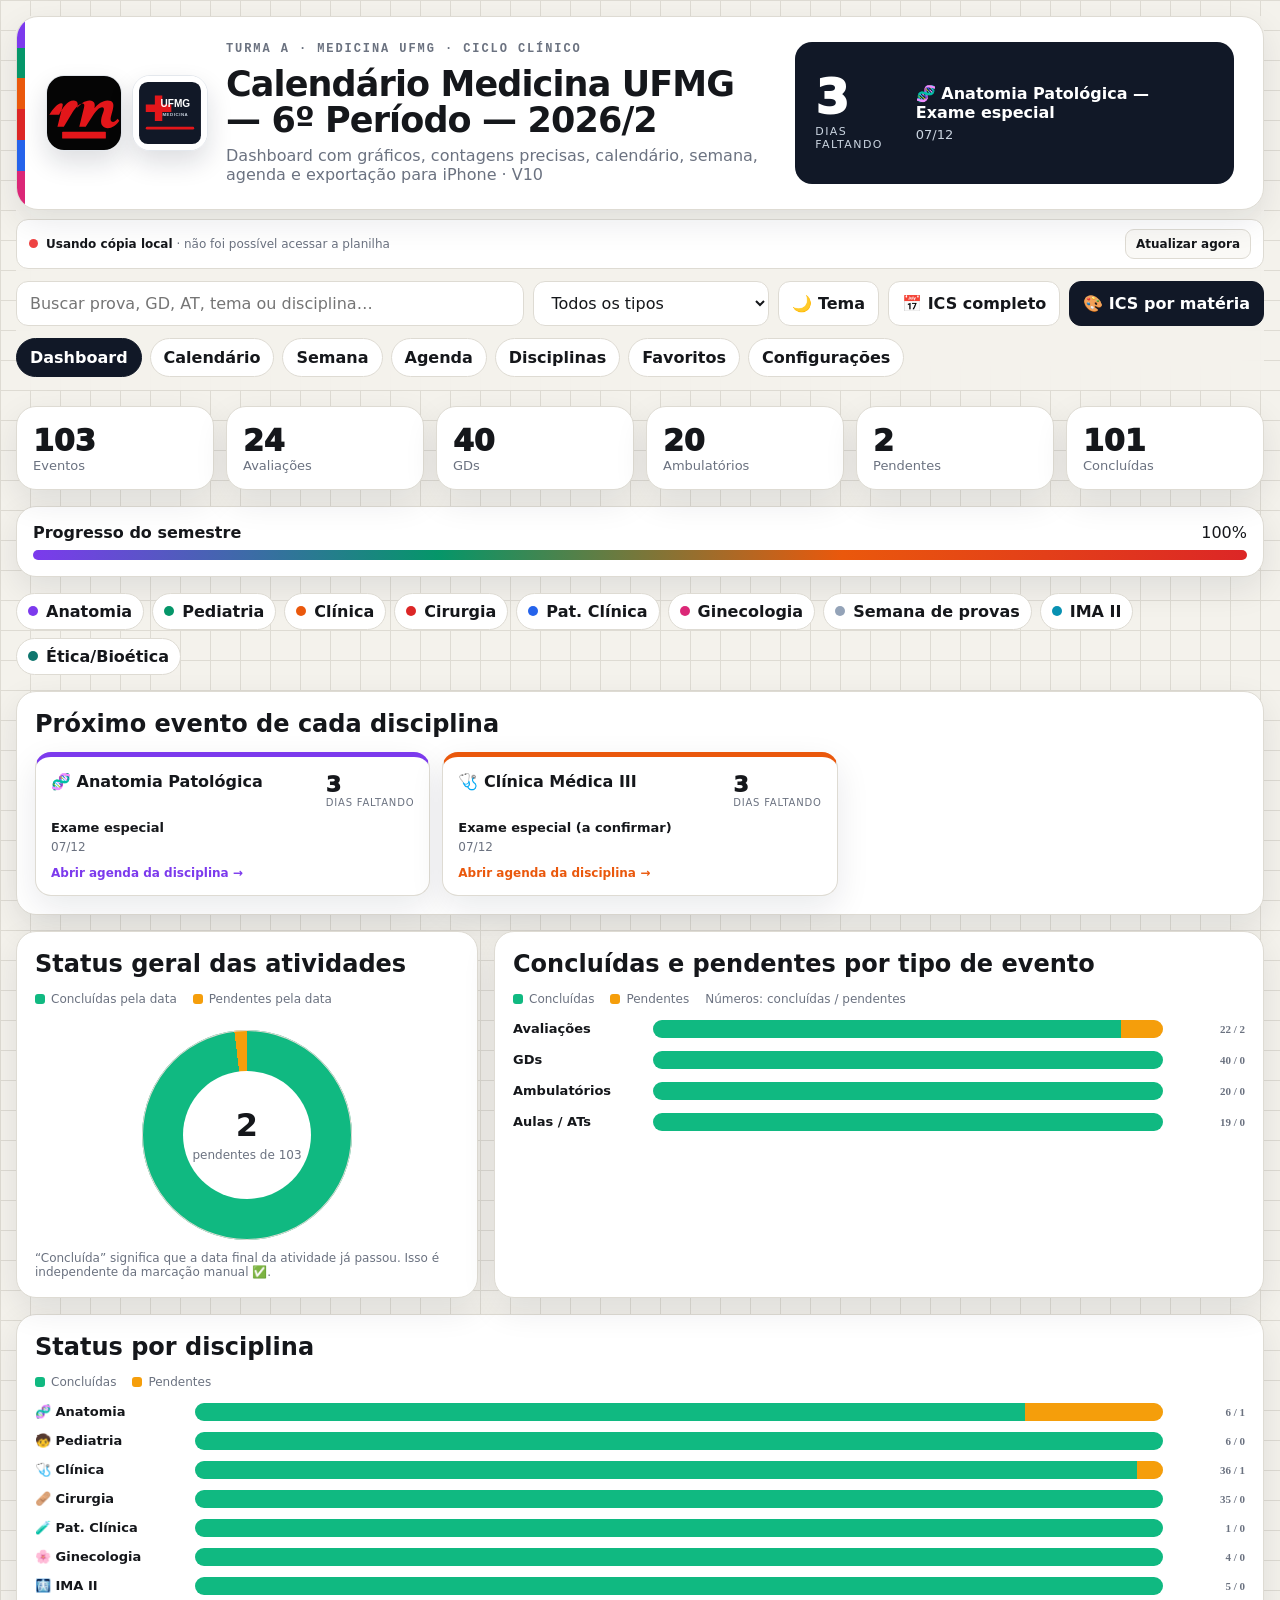
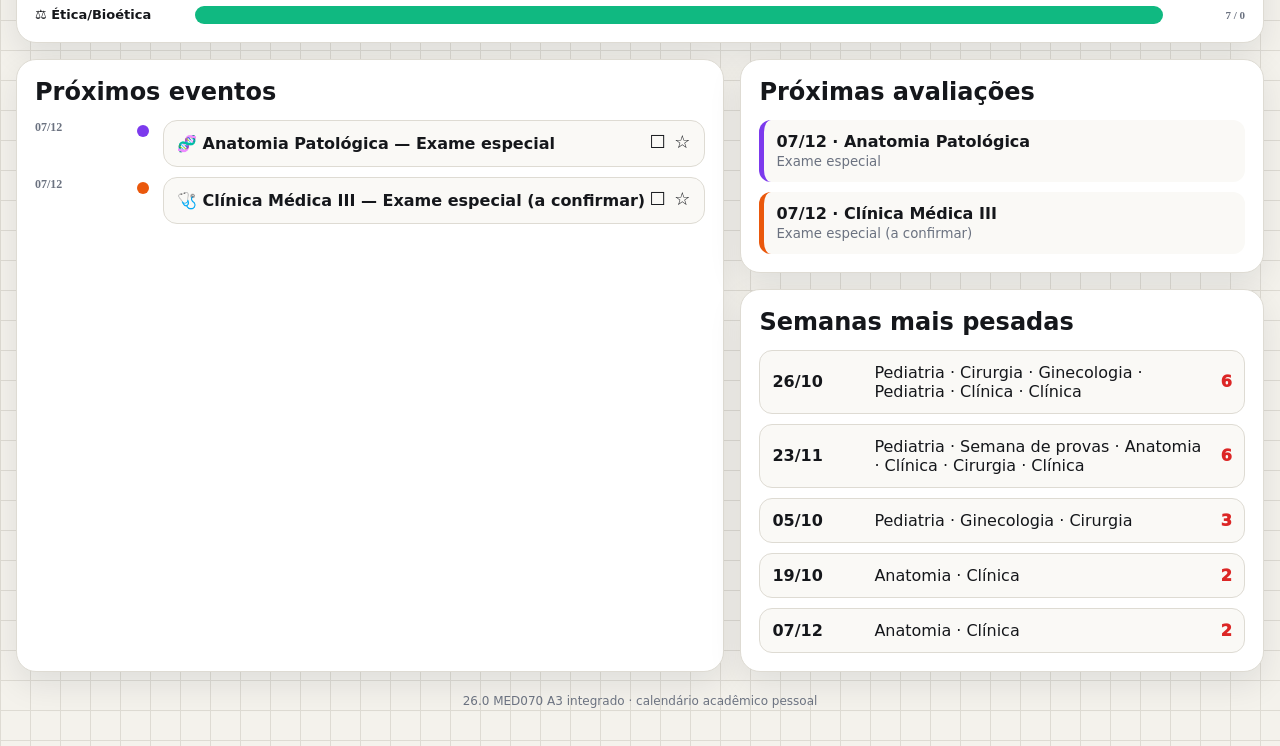
<file: v10.html>
<!doctype html>
<html lang="pt-BR">
<head>
  <meta charset="utf-8">
  <meta name="viewport" content="width=device-width,initial-scale=1,viewport-fit=cover">
  <meta name="theme-color" content="#111827">
  <meta http-equiv="Cache-Control" content="no-cache, no-store, must-revalidate">
  <meta http-equiv="Pragma" content="no-cache">
  <meta http-equiv="Expires" content="0">
  <title>Calendário Medicina UFMG — 6º Período — 2026/2</title>
  <style>
:root{
  --bg:#f4f2ec;--panel:#ffffff;--panel-2:#faf9f6;--ink:#15171b;--muted:#6b7280;
  --line:#dedbd3;--soft:#ece9e2;--accent:#111827;--accent-ink:#ffffff;
  --good:#059669;--warn:#d97706;--danger:#dc2626;--shadow:0 12px 34px rgba(15,23,42,.09);
  --radius:20px;
}
*{box-sizing:border-box}
html{scroll-behavior:smooth}
body{
  margin:0;color:var(--ink);
  font-family:Inter,ui-sans-serif,system-ui,-apple-system,BlinkMacSystemFont,"Segoe UI",sans-serif;
  background:
    linear-gradient(var(--line) 1px,transparent 1px),
    linear-gradient(90deg,var(--line) 1px,transparent 1px),var(--bg);
  background-size:30px 30px;
}
body.dark{
  --bg:#0f1114;--panel:#181b20;--panel-2:#20242a;--ink:#f8fafc;--muted:#a7afba;
  --line:#30353d;--soft:#252a31;--accent:#f8fafc;--accent-ink:#111827;--shadow:none;
}
button,input,select{font:inherit}
button{color:inherit}
.boot{padding:52px;text-align:center;color:var(--muted)}
.shell{max-width:1540px;margin:auto;padding:16px}
.sticky{position:sticky;top:0;z-index:100;padding-bottom:10px;background:color-mix(in srgb,var(--bg) 88%,transparent);backdrop-filter:blur(15px)}
.hero{
  position:relative;overflow:hidden;display:grid;grid-template-columns:1.25fr .75fr;gap:18px;
  padding:25px 29px;background:var(--panel);border:1px solid var(--line);border-radius:22px;box-shadow:var(--shadow)
}
.hero:before{content:"";position:absolute;left:0;top:0;bottom:0;width:8px;background:linear-gradient(#7c3aed 0 16%,#059669 16% 32%,#ea580c 32% 48%,#dc2626 48% 64%,#2563eb 64% 80%,#db2777 80%)}
.eyebrow{font:700 12px ui-monospace,SFMono-Regular,Menlo,monospace;letter-spacing:.16em;text-transform:uppercase;color:var(--muted)}
h1{margin:10px 0 7px;font-size:35px;line-height:1.04;letter-spacing:-.025em}
.sub{color:var(--muted)}
.countdown{display:flex;gap:18px;align-items:center;padding:20px;border-radius:17px;background:#111827;color:#fff}
.cd-num{font-size:48px;font-weight:950;line-height:.95}
.cd-unit{font-size:11px;text-transform:uppercase;letter-spacing:.13em;color:#cbd5e1;margin-top:5px}
.cd-title{font-weight:850}.cd-meta{font-size:13px;color:#cbd5e1;margin-top:5px}
.controls{display:flex;gap:9px;flex-wrap:wrap;margin:12px 0}
.ctrl{border:1px solid var(--line);background:var(--panel);color:var(--ink);border-radius:12px;padding:11px 13px}
.search{flex:1 1 260px}.btn{font-weight:760;cursor:pointer}.btn.primary{background:var(--accent);color:var(--accent-ink);border-color:var(--accent)}
.nav{display:flex;gap:8px;overflow:auto;padding-bottom:3px}
.nav button{white-space:nowrap;border:1px solid var(--line);background:var(--panel);border-radius:999px;padding:9px 13px;font-weight:760;cursor:pointer}
.nav button.active{background:var(--accent);color:var(--accent-ink);border-color:var(--accent)}
.view{display:none}.view.active{display:block}
.stats{display:grid;grid-template-columns:repeat(6,1fr);gap:12px;margin:16px 0}
.card,.panel{background:var(--panel);border:1px solid var(--line);border-radius:var(--radius);box-shadow:var(--shadow)}
.card{padding:16px}.metric{font-size:30px;font-weight:950}.label{color:var(--muted);font-size:13px}
.progress{padding:16px;margin-bottom:16px}.progress-head{display:flex;justify-content:space-between;margin-bottom:8px}
.track{height:10px;background:var(--soft);border-radius:999px;overflow:hidden}.fill{height:100%;background:linear-gradient(90deg,#7c3aed,#059669,#ea580c,#dc2626)}
.legend{display:flex;gap:8px;flex-wrap:wrap;margin:14px 0}
.legend button{display:flex;gap:8px;align-items:center;border:1px solid var(--line);background:var(--panel);border-radius:999px;padding:8px 11px;font-weight:760;cursor:pointer}
.legend button.off{opacity:.34}.dot{width:10px;height:10px;border-radius:50%}
.grid-2{display:grid;grid-template-columns:1.15fr .85fr;gap:16px}.panel{padding:18px}.panel h2{margin:0 0 14px}
.timeline{display:grid;gap:10px}.trow{display:grid;grid-template-columns:90px 14px 1fr;gap:12px;align-items:start}
.tdate{font:800 12px ui-monospace;color:var(--muted)}.tdot{width:12px;height:12px;border-radius:50%;margin-top:5px}
.tcard{position:relative;background:var(--panel-2);border:1px solid var(--line);border-radius:14px;padding:13px 42px 13px 13px}
.tcard b{display:block}.tcard small{color:var(--muted)}.fav,.done{position:absolute;top:9px;border:0;background:transparent;cursor:pointer;font-size:18px}.fav{right:8px}.done{right:33px}
.tcard.completed{opacity:.55}.tcard.completed b{text-decoration:line-through}
.quick-list{display:grid;gap:10px}.quick{border-left:5px solid var(--c);background:var(--panel-2);padding:12px;border-radius:12px}.quick b{display:block}.quick small{color:var(--muted)}
.calendar-grid{display:grid;grid-template-columns:repeat(3,1fr);gap:16px}.month{overflow:hidden;background:var(--panel);border:1px solid var(--line);border-radius:17px}
.mhead{display:flex;justify-content:space-between;padding:14px 16px;border-bottom:1px solid var(--line);font-weight:900}
.week,.days{display:grid;grid-template-columns:repeat(7,1fr)}.week div{text-align:center;padding:8px;font:700 10px ui-monospace;color:var(--muted)}
.day{min-height:59px;padding:7px 3px;text-align:center;border-radius:9px;cursor:pointer}.day:hover{background:var(--soft)}.day.today{outline:2px solid var(--ink)}.day.range{background:color-mix(in srgb,#059669 11%,transparent)}
.num{font-weight:850}.marks{display:flex;justify-content:center;gap:3px;flex-wrap:wrap;margin-top:7px}.mark{width:7px;height:7px;border-radius:50%}
.mlist{padding:12px;border-top:1px dashed var(--line)}.mrow{display:grid;grid-template-columns:auto 1fr;gap:8px;margin:9px 0}.chip{color:#fff;border-radius:5px;padding:3px 6px;font:800 10px ui-monospace}.mrow b{font-size:13px}.mrow small{color:var(--muted)}
.week-view{display:grid;grid-template-columns:72px repeat(7,1fr);border:1px solid var(--line);border-radius:16px;overflow:auto;background:var(--panel)}
.week-view>div{min-height:92px;border-right:1px solid var(--line);border-bottom:1px solid var(--line);padding:8px}.week-view .head{min-height:auto;font-weight:850;background:var(--panel-2)}
.week-event{font-size:11px;border-radius:8px;padding:6px;margin:4px 0;color:#fff}
.disc-grid{display:grid;grid-template-columns:repeat(3,1fr);gap:14px}.disc-card{padding:16px;background:var(--panel);border:1px solid var(--line);border-radius:17px;box-shadow:var(--shadow)}.disc-card h3{margin:0}.disc-count{font-size:32px;font-weight:950}.mini{color:var(--muted);font-size:13px;margin:6px 0}
.heavy{display:grid;gap:10px}.heavy-row{display:grid;grid-template-columns:90px 1fr auto;gap:12px;align-items:center;background:var(--panel-2);border:1px solid var(--line);border-radius:13px;padding:12px}.heat{font-weight:950;color:var(--danger)}
.settings-grid{display:grid;grid-template-columns:repeat(2,1fr);gap:14px}.setting{background:var(--panel-2);border:1px solid var(--line);border-radius:14px;padding:14px}.setting label{display:flex;justify-content:space-between;gap:10px;align-items:center}
.empty{color:var(--muted);font-style:italic}.footer{text-align:center;color:var(--muted);font-size:12px;margin:22px 0}
.drawer{position:fixed;inset:0;z-index:250;display:none}.drawer.show{display:block}.backdrop{position:absolute;inset:0;background:rgba(0,0,0,.38)}.sheet{position:absolute;right:0;top:0;bottom:0;width:min(470px,92vw);background:var(--panel);padding:20px;overflow:auto;box-shadow:-16px 0 40px rgba(0,0,0,.18)}.sheet-head{display:flex;justify-content:space-between;align-items:center}.close{border:0;background:var(--soft);border-radius:50%;width:36px;height:36px;cursor:pointer}.sheet .trow{grid-template-columns:70px 12px 1fr}
.toast{position:fixed;right:18px;bottom:18px;z-index:400;padding:12px 14px;border-radius:12px;background:#111827;color:#fff;opacity:0;transform:translateY(10px);transition:.2s}.toast.show{opacity:1;transform:translateY(0)}
@media(max-width:1100px){.hero{grid-template-columns:1fr}.stats{grid-template-columns:repeat(3,1fr)}.calendar-grid{grid-template-columns:repeat(2,1fr)}.disc-grid{grid-template-columns:repeat(2,1fr)}.grid-2{grid-template-columns:1fr}}
@media(max-width:700px){.shell{padding:9px}.sticky{position:static}.hero{padding:19px 17px}h1{font-size:27px}.countdown{align-items:flex-start}.cd-num{font-size:38px}.stats{grid-template-columns:repeat(2,1fr)}.calendar-grid,.disc-grid,.settings-grid{grid-template-columns:1fr}.panel{padding:13px}.day{min-height:52px}.trow{grid-template-columns:72px 12px 1fr}.btn{flex:1}.week-view{grid-template-columns:56px repeat(7,150px)}}


/* ===== V5: gráficos, status automático e próximos por disciplina ===== */
.stats .card{appearance:none;text-align:left;color:var(--ink)}
.status-legend{display:flex;gap:16px;flex-wrap:wrap;margin:4px 0 14px;color:var(--muted);font-size:12px}
.status-key{display:flex;align-items:center;gap:6px}.status-swatch{width:10px;height:10px;border-radius:3px}
.chart-grid{display:grid;grid-template-columns:.75fr 1.25fr;gap:16px;margin:16px 0}
.chart-panel{min-height:310px}
.donut-wrap{display:grid;place-items:center;padding:10px 0 2px}
.donut{
  width:210px;height:210px;border-radius:50%;display:grid;place-items:center;
  position:relative;box-shadow:inset 0 0 0 1px var(--line)
}
.donut:after{content:"";width:128px;height:128px;border-radius:50%;background:var(--panel);position:absolute}
.donut-center{position:relative;z-index:1;text-align:center}.donut-center strong{display:block;font-size:32px}.donut-center span{font-size:12px;color:var(--muted)}
.chart-list{display:grid;gap:13px}
.chart-row{display:grid;grid-template-columns:130px 1fr 72px;gap:10px;align-items:center}
.chart-name{font-weight:760;font-size:13px}
.stacked{height:18px;background:var(--soft);border-radius:999px;overflow:hidden;display:flex}
.seg-past{background:#10b981;height:100%}.seg-future{background:#f59e0b;height:100%}
.chart-values{text-align:right;font:750 11px ui-monospace;color:var(--muted)}
.discipline-chart{display:grid;gap:11px}
.discipline-chart .chart-row{grid-template-columns:150px 1fr 72px}
.next-disc-section{margin:16px 0}
.next-disc-grid{display:grid;grid-template-columns:repeat(3,1fr);gap:12px}
.next-disc-card{
  border:1px solid var(--line);border-top:5px solid var(--c);background:var(--panel);
  color:var(--ink);border-radius:16px;padding:15px;text-align:left;cursor:pointer;
  box-shadow:var(--shadow);transition:transform .15s ease,border-color .15s ease
}
.next-disc-card:hover{transform:translateY(-2px);border-color:var(--c)}
.next-disc-head{display:flex;justify-content:space-between;gap:10px;align-items:flex-start}
.next-disc-name{font-weight:850}.next-disc-days{font-size:22px;font-weight:950;white-space:nowrap}
.next-disc-unit{display:block;font-size:10px;text-transform:uppercase;letter-spacing:.08em;color:var(--muted);text-align:right}
.next-disc-title{font-size:13px;margin-top:12px;font-weight:700}.next-disc-meta{font-size:12px;color:var(--muted);margin-top:5px}.next-disc-link{font-size:12px;font-weight:800;margin-top:12px;color:var(--c)}
.auto-note{font-size:12px;color:var(--muted);margin-top:9px}
.week-board{display:grid;grid-template-columns:repeat(7,minmax(180px,1fr));gap:10px;overflow:auto;padding-bottom:5px}
.week-column{border:1px solid var(--line);border-radius:15px;background:var(--panel);min-height:260px;padding:11px}
.week-column.today{outline:2px solid var(--ink)}
.week-column-head{font-weight:850;border-bottom:1px solid var(--line);padding-bottom:8px;margin-bottom:8px}
.week-column-head small{display:block;color:var(--muted);font-weight:600;margin-top:3px}
.week-empty{color:var(--muted);font-size:12px;font-style:italic}
.week-event{cursor:pointer}
@media(max-width:1100px){
  .chart-grid{grid-template-columns:1fr}
  .next-disc-grid{grid-template-columns:repeat(2,1fr)}
}
@media(max-width:700px){
  .next-disc-grid{grid-template-columns:1fr}
  .chart-row,.discipline-chart .chart-row{grid-template-columns:105px 1fr 62px}
  .donut{width:190px;height:190px}
  .week-board{grid-template-columns:repeat(7,165px)}
}


/* =========================================================
   V6 MOBILE PREMIUM
   O celular recebe uma interface própria, mais compacta,
   com navegação inferior, cards legíveis e calendário maior.
   ========================================================= */

.mobile-only{display:none}
.mobile-month-toggle{display:none}

@media(max-width:700px){
  html{scroll-padding-top:8px}
  body{
    background-size:22px 22px;
    padding-bottom:88px;
    -webkit-text-size-adjust:100%;
  }
  .shell{padding:7px}
  .sticky{
    position:static;
    padding-bottom:2px;
    background:transparent;
    backdrop-filter:none;
  }

  /* Cabeçalho muito mais compacto */
  .hero{
    grid-template-columns:1fr;
    gap:10px;
    padding:15px 14px 14px 20px;
    border-radius:16px;
  }
  .hero:before{width:6px}
  .eyebrow{
    font-size:9px;
    letter-spacing:.11em;
    white-space:nowrap;
    overflow:hidden;
    text-overflow:ellipsis;
  }
  h1{
    font-size:21px;
    line-height:1.08;
    margin:6px 0 2px;
    letter-spacing:-.02em;
  }
  .hero .sub{
    display:none;
  }

  /* Contagem regressiva horizontal e baixa */
  .countdown{
    min-height:70px;
    padding:11px 12px;
    border-radius:13px;
    gap:12px;
  }
  .cd-num{
    font-size:31px;
    min-width:57px;
    text-align:center;
  }
  .cd-unit{
    font-size:8px;
    letter-spacing:.09em;
    text-align:center;
  }
  .cd-title{
    font-size:13px;
    line-height:1.2;
  }
  .cd-meta{
    font-size:11px;
    margin-top:3px;
  }

  /* Busca sempre visível; filtros compactos */
  .controls{
    display:grid;
    grid-template-columns:1fr 1fr;
    gap:7px;
    margin:8px 0 4px;
  }
  .ctrl{
    min-height:43px;
    padding:9px 10px;
    border-radius:11px;
    font-size:14px;
  }
  .search{
    grid-column:1/-1;
    width:100%;
    font-size:16px; /* evita zoom automático do Safari */
  }
  #type{grid-column:1/2}
  #theme{grid-column:2/3}
  #icsAll,#icsDisc{
    font-size:12px;
    min-height:39px;
  }

  /* Navegação fixa inferior, estilo aplicativo */
  .nav{
    position:fixed;
    left:8px;
    right:8px;
    bottom:8px;
    z-index:300;
    display:grid;
    grid-template-columns:repeat(7,1fr);
    gap:2px;
    padding:6px;
    border:1px solid var(--line);
    border-radius:18px;
    background:color-mix(in srgb,var(--panel) 94%,transparent);
    box-shadow:0 12px 35px rgba(15,23,42,.20);
    backdrop-filter:blur(18px);
    overflow:visible;
  }
  .nav button{
    min-width:0;
    min-height:53px;
    padding:5px 2px;
    border:0;
    border-radius:12px;
    background:transparent;
    font-size:0;
    display:flex;
    flex-direction:column;
    justify-content:center;
    align-items:center;
    gap:2px;
  }
  .nav button::before{
    font-size:20px;
    line-height:1;
  }
  .nav button::after{
    font-size:8px;
    font-weight:800;
    line-height:1;
  }
  .nav button[data-view="dashboard"]::before{content:"⌂"}
  .nav button[data-view="dashboard"]::after{content:"Início"}
  .nav button[data-view="calendar"]::before{content:"▦"}
  .nav button[data-view="calendar"]::after{content:"Mês"}
  .nav button[data-view="week"]::before{content:"▤"}
  .nav button[data-view="week"]::after{content:"Semana"}
  .nav button[data-view="timeline"]::before{content:"≡"}
  .nav button[data-view="timeline"]::after{content:"Agenda"}
  .nav button[data-view="disciplines"]::before{content:"▥"}
  .nav button[data-view="disciplines"]::after{content:"Matérias"}
  .nav button[data-view="favorites"]::before{content:"☆"}
  .nav button[data-view="favorites"]::after{content:"Favoritos"}
  .nav button[data-view="settings"]::before{content:"⚙"}
  .nav button[data-view="settings"]::after{content:"Ajustes"}
  .nav button.active{
    background:var(--accent);
    color:var(--accent-ink);
  }

  /* Cards de resumo compactos, mas com números grandes */
  .stats{
    grid-template-columns:repeat(2,1fr);
    gap:8px;
    margin:10px 0;
  }
  .stats .card{
    min-height:82px;
    padding:12px;
    border-radius:14px;
  }
  .metric{font-size:29px}
  .label{font-size:12px}

  .card,.panel{border-radius:15px}
  .panel{padding:13px}
  .panel h2{
    font-size:18px;
    margin-bottom:11px;
  }

  .progress{
    padding:12px;
    margin-bottom:10px;
  }
  .progress-head{font-size:13px}
  .track{height:8px}

  /* Legenda horizontal rolável */
  .legend{
    flex-wrap:nowrap;
    overflow-x:auto;
    padding:2px 1px 7px;
    margin:8px 0;
    scrollbar-width:none;
  }
  .legend::-webkit-scrollbar{display:none}
  .legend button{
    flex:0 0 auto;
    padding:7px 9px;
    font-size:12px;
  }

  /* Próximo evento por disciplina */
  .next-disc-section{margin:10px 0}
  .next-disc-section .panel{padding:12px}
  .next-disc-grid{
    grid-template-columns:1fr;
    gap:8px;
  }
  .next-disc-card{
    padding:12px;
    border-radius:14px;
  }
  .next-disc-days{font-size:21px}
  .next-disc-title{
    font-size:13px;
    margin-top:8px;
  }
  .next-disc-meta,.next-disc-link{font-size:11px}

  /* Gráficos em uma coluna e maiores */
  .chart-grid{
    grid-template-columns:1fr;
    gap:10px;
    margin:10px 0;
  }
  .chart-panel{min-height:auto}
  .donut{width:180px;height:180px}
  .donut:after{width:108px;height:108px}
  .donut-center strong{font-size:29px}
  .chart-list,.discipline-chart{gap:11px}
  .chart-row,.discipline-chart .chart-row{
    grid-template-columns:92px minmax(100px,1fr) 56px;
    gap:7px;
  }
  .chart-name{
    font-size:11px;
    line-height:1.15;
  }
  .stacked{height:16px}
  .chart-values{font-size:10px}

  /* Conteúdo vertical no celular */
  .grid-2{grid-template-columns:1fr;gap:10px}
  .quick{padding:10px}
  .heavy-row{
    grid-template-columns:70px 1fr 25px;
    padding:10px;
    font-size:12px;
  }

  /* Timeline e agenda mais legíveis */
  .trow{
    grid-template-columns:52px 9px 1fr;
    gap:7px;
  }
  .tdate{font-size:10px;padding-top:3px}
  .tdot{width:9px;height:9px}
  .tcard{
    padding:11px 37px 11px 11px;
    border-radius:12px;
  }
  .tcard b{
    font-size:13px;
    line-height:1.25;
  }
  .tcard small{
    font-size:11px;
    line-height:1.2;
  }
  .fav,.done{
    font-size:16px;
    top:7px;
  }
  .fav{right:5px}
  .done{right:28px}

  /* Calendário: uma coluna e dias maiores */
  .calendar-grid{
    grid-template-columns:1fr;
    gap:10px;
  }
  .month{border-radius:15px}
  .mhead{
    padding:13px 14px;
    font-size:16px;
  }
  .week div{
    padding:7px 2px;
    font-size:9px;
  }
  .day{
    min-height:52px;
    padding:6px 1px;
    border-radius:8px;
  }
  .num{font-size:14px}
  .marks{margin-top:6px;gap:2px}
  .mark{width:7px;height:7px}

  /* A lista extensa de cada mês fica recolhida no celular */
  .mobile-month-toggle{
    display:block;
    width:calc(100% - 20px);
    margin:0 10px 10px;
    border:1px solid var(--line);
    background:var(--panel-2);
    color:var(--ink);
    border-radius:10px;
    padding:9px;
    font-weight:800;
    cursor:pointer;
  }
  .month .mlist{
    display:none;
    padding:10px;
  }
  .month.mobile-open .mlist{display:block}
  .mrow{
    grid-template-columns:48px 1fr;
    gap:7px;
    margin:8px 0;
  }
  .mrow b{font-size:12px}
  .mrow small{font-size:11px}

  /* Semana: colunas grandes e rolagem horizontal */
  .week-board{
    grid-template-columns:repeat(7,78vw);
    scroll-snap-type:x mandatory;
    gap:8px;
  }
  .week-column{
    min-height:210px;
    scroll-snap-align:start;
  }
  .week-event{
    font-size:12px;
    padding:8px;
  }

  /* Disciplinas e ajustes */
  .disc-grid,.settings-grid{grid-template-columns:1fr}
  .disc-card{padding:14px}
  .disc-count{font-size:29px}
  .mini{font-size:12px}

  /* Painel lateral vira modal inferior */
  .sheet{
    top:auto;
    left:0;
    right:0;
    bottom:0;
    width:100%;
    max-height:82vh;
    border-radius:22px 22px 0 0;
    padding:16px;
  }
  .sheet .trow{grid-template-columns:48px 8px 1fr}

  .footer{
    margin:16px 0 82px;
    font-size:10px;
  }
}


/* ===== V7: sincronização com Google Planilhas ===== */
.sync-status{
  display:flex;
  align-items:center;
  justify-content:space-between;
  gap:12px;
  margin:9px 0 2px;
  padding:9px 12px;
  border:1px solid var(--line);
  border-radius:12px;
  background:var(--panel);
  color:var(--muted);
  font-size:12px;
}
.sync-status strong{color:var(--ink)}
.sync-left{display:flex;align-items:center;gap:8px;min-width:0}
.sync-dot{width:9px;height:9px;border-radius:50%;flex:0 0 auto;background:#f59e0b}
.sync-status.ok .sync-dot{background:#10b981}
.sync-status.error .sync-dot{background:#ef4444}
.sync-status.loading .sync-dot{background:#f59e0b;animation:pulse-sync 1s infinite alternate}
.sync-text{white-space:nowrap;overflow:hidden;text-overflow:ellipsis}
.sync-btn{
  border:1px solid var(--line);
  background:var(--panel-2);
  color:var(--ink);
  border-radius:9px;
  padding:7px 10px;
  font-weight:800;
  cursor:pointer;
  white-space:nowrap;
}
.sync-btn:disabled{opacity:.55;cursor:wait}
@keyframes pulse-sync{from{opacity:.35}to{opacity:1}}

@media(max-width:700px){
  .sync-status{
    margin:7px 0 3px;
    padding:8px 9px;
    font-size:10px;
    border-radius:10px;
  }
  .sync-btn{
    padding:7px 8px;
    font-size:10px;
  }
}


/* ===== V9: logo e atalho da planilha ===== */
.hero-main{display:flex;align-items:center;gap:18px;min-width:0}
.hero-logo{
  width:94px;height:94px;flex:0 0 94px;border-radius:22px;
  background:linear-gradient(180deg,#0b0b0b 0%, #111827 100%);
  display:grid;place-items:center;padding:10px;border:1px solid rgba(255,255,255,.08);
  box-shadow:0 14px 30px rgba(0,0,0,.14)
}
.hero-logo img{width:100%;height:100%;object-fit:contain;display:block}
.hero-copy{min-width:0}
.setting .actions{display:flex;gap:8px;flex-wrap:wrap;margin-top:10px}
.sheet-btn{
  border:1px solid var(--line);background:var(--panel);color:var(--ink);
  border-radius:11px;padding:10px 12px;font-weight:800;cursor:pointer
}
.sheet-btn.primary{background:var(--accent);color:var(--accent-ink);border-color:var(--accent)}
.sheet-note{margin-top:8px;color:var(--muted);font-size:12px}
@media(max-width:700px){
  .hero-main{gap:11px;align-items:flex-start}
  .hero-logo{width:58px;height:58px;flex-basis:58px;border-radius:16px;padding:7px}
}


/* ===== V10: duas marcas embutidas no HTML ===== */
.brand-pair{display:flex;align-items:center;gap:10px;flex:0 0 auto}
.brand-tile{
  width:76px;height:76px;border-radius:18px;overflow:hidden;
  box-shadow:0 12px 26px rgba(15,23,42,.14);
  border:1px solid rgba(148,163,184,.25);
}
.brand-tile svg{display:block;width:100%;height:100%}
.hero-main{align-items:center}
.setting-sheet{grid-column:1/-1}
.setting-sheet .actions{margin-top:12px}
@media(max-width:900px){
  .brand-tile{width:62px;height:62px;border-radius:15px}
}
@media(max-width:700px){
  .hero-main{display:grid;grid-template-columns:auto 1fr;gap:10px}
  .brand-pair{gap:6px}
  .brand-tile{width:46px;height:46px;border-radius:12px}
  .hero-copy h1{font-size:19px}
  .setting-sheet .actions{display:grid;grid-template-columns:1fr}
  .setting-sheet .sheet-btn{width:100%}
}
</style>
</head>
<body>
  <div id="app"><div class="boot">Abrindo o calendário…</div></div>
  <div id="toast" class="toast"></div>
  <script>
(async()=>{
  try{
    if("serviceWorker" in navigator){
      const regs=await navigator.serviceWorker.getRegistrations();
      await Promise.all(regs.map(r=>r.unregister()));
    }
    if("caches" in window){
      const keys=await caches.keys();
      await Promise.all(keys.map(k=>caches.delete(k)));
    }
  }catch(_){}
})();


const S={
  data:null,
  active:new Set(),
  query:"",
  type:"all",
  view:"dashboard",
  favorites:new Set(JSON.parse(localStorage.getItem("fav")||"[]")),
  completed:new Set(JSON.parse(localStorage.getItem("done")||"[]")),
  weekOffset:0,
  sync:{status:"loading",message:"Carregando planilha…",updatedAt:null,remoteCount:0}
};

const $=q=>document.querySelector(q);
const $$=q=>[...document.querySelectorAll(q)];
const MONTHS=["Janeiro","Fevereiro","Março","Abril","Maio","Junho","Julho","Agosto","Setembro","Outubro","Novembro","Dezembro"];
const WD=["D","S","T","Q","Q","S","S"];
const DAY_MS=86400000;
const TYPE_META={
  assessment:{name:"Avaliações",color:"#7c3aed"},
  gd:{name:"GDs",color:"#2563eb"},
  ambulatory:{name:"Ambulatórios",color:"#dc2626"},
  class:{name:"Aulas / ATs",color:"#ea580c"}
};

function d(s){return new Date(s+"T12:00:00")}
function fmt(s){const x=d(s);return `${String(x.getDate()).padStart(2,"0")}/${String(x.getMonth()+1).padStart(2,"0")}`}
function dateKey(s){const [y,m,day]=s.split("-").map(Number);return Date.UTC(y,m-1,day)}
function todayKey(){const n=new Date();return Date.UTC(n.getFullYear(),n.getMonth(),n.getDate())}
function calendarDaysUntil(s){return Math.round((dateKey(s)-todayKey())/DAY_MS)}
function endKey(e){return dateKey(e.end||e.date)}
function isPast(e){return endKey(e)<todayKey()}
function isCurrent(e){return dateKey(e.date)<=todayKey()&&endKey(e)>=todayKey()}
function end(e){return d(e.end||e.date)}
function id(e){return `${e.disc}|${e.date}|${e.label}`}
function disc(k){return S.data.disciplines[k]}

function isUnconfirmed(e){
  return /a confirmar|base 2025|data provável|não publicado|checar c\/ coordenação/i.test(e.label+" "+(e.time||""));
}
function eventKind(e){
  const t=(e.label+" "+(e.time||"")).toLowerCase();
  if(/ambulatório|ambulatorial|triagem|consulta/.test(t))return"ambulatory";
  if(/\bgd\b|gd\d|gd\+/.test(t))return"gd";
  if(/prova|av1|av2|av3|av4|av6|modular|exame especial|atividade integradora|avaliativo|avaliação parcial|avaliação final|salto triplo|semana de provas/.test(t))return"assessment";
  return"class";
}
function classify(e){return isUnconfirmed(e)?"pending":eventKind(e)}

function visible(e){
  if(!S.active.has(e.disc))return false;
  if(S.type!=="all"&&e.type!==S.type)return false;
  const h=(disc(e.disc).name+" "+e.label+" "+(e.time||"")).toLowerCase();
  return !S.query||h.includes(S.query);
}
function days(e){
  const a=[];let key=dateKey(e.date),last=endKey(e);
  while(key<=last){a.push(new Date(key).toISOString().slice(0,10));key+=DAY_MS}
  return a;
}
function save(){
  localStorage.setItem("fav",JSON.stringify([...S.favorites]));
  localStorage.setItem("done",JSON.stringify([...S.completed]));
}
function toast(t){
  const x=$("#toast");if(!x)return;
  x.textContent=t;x.classList.add("show");setTimeout(()=>x.classList.remove("show"),1600);
}
function futureEvents(list=S.data.events){
  return list.filter(e=>!isPast(e)).sort((a,b)=>dateKey(a.date)-dateKey(b.date));
}
function nextEvent(list=S.data.events){
  return futureEvents(list)[0]||null;
}
function countdownText(e){
  if(!e)return {number:"—",unit:"sem eventos"};
  if(isCurrent(e))return {number:"HOJE",unit:e.end&&e.end!==e.date?"em andamento":"é hoje"};
  const n=Math.max(0,calendarDaysUntil(e.date));
  return {number:String(n),unit:n===1?"dia faltando":"dias faltando"};
}
function setView(view){
  S.view=view;
  $$(".nav button").forEach(b=>b.classList.toggle("active",b.dataset.view===view));
  $$(".view").forEach(v=>v.classList.toggle("active",v.id===view));
}


function parseCsv(text){
  const rows=[];let row=[],cell="",quoted=false;
  text=(text||"").replace(/^\uFEFF/,"");
  for(let i=0;i<text.length;i++){
    const ch=text[i];
    if(quoted){
      if(ch==='"'&&text[i+1]==='"'){cell+='"';i++}
      else if(ch==='"'){quoted=false}
      else cell+=ch;
    }else{
      if(ch==='"')quoted=true;
      else if(ch===","){row.push(cell);cell=""}
      else if(ch==="\n"){row.push(cell);rows.push(row);row=[];cell=""}
      else if(ch!=="\r")cell+=ch;
    }
  }
  if(cell.length||row.length){row.push(cell);rows.push(row)}
  return rows;
}
function normalizeHeader(v){
  return (v||"").normalize("NFD").replace(/[\u0300-\u036f]/g,"").trim().toLowerCase();
}
function toIsoDate(value){
  const s=(value||"").trim();
  if(!s)return "";
  let m=s.match(/^(\d{1,2})\/(\d{1,2})\/(\d{4})$/);
  if(m)return `${m[3]}-${m[2].padStart(2,"0")}-${m[1].padStart(2,"0")}`;
  m=s.match(/^(\d{4})-(\d{1,2})-(\d{1,2})$/);
  if(m)return `${m[1]}-${m[2].padStart(2,"0")}-${m[3].padStart(2,"0")}`;
  return "";
}
function eventsFromCsv(text){
  const rows=parseCsv(text);
  if(rows.length<2)throw new Error("A planilha está vazia.");
  const headers=rows[0].map(normalizeHeader);
  const indexOf=(...names)=>{
    for(const name of names){
      const idx=headers.indexOf(normalizeHeader(name));
      if(idx>=0)return idx;
    }
    return -1;
  };
  const ix={
    date:indexOf("Data"),
    end:indexOf("Data final","Data fim"),
    disc:indexOf("Disciplina","Matéria","Materia"),
    label:indexOf("Evento","Atividade"),
    time:indexOf("Horário","Horario")
  };
  if(ix.date<0||ix.disc<0||ix.label<0){
    throw new Error("As colunas Data, Disciplina e Evento são obrigatórias.");
  }
  const result=[];
  for(const row of rows.slice(1)){
    const date=toIsoDate(row[ix.date]);
    const code=(row[ix.disc]||"").trim().toUpperCase();
    const label=(row[ix.label]||"").trim();
    if(!date&&!code&&!label)continue;
    if(!date||!label||!S.data.disciplines[code])continue;
    const event={date,disc:code,label};
    const finish=ix.end>=0?toIsoDate(row[ix.end]):"";
    if(finish&&dateKey(finish)>=dateKey(date))event.end=finish;
    const time=ix.time>=0?(row[ix.time]||"").trim():"";
    if(time)event.time=time;
    event.type=classify(event);
    result.push(event);
  }
  if(!result.length)throw new Error("Nenhum evento válido foi encontrado.");
  return result.sort((a,b)=>dateKey(a.date)-dateKey(b.date)||a.disc.localeCompare(b.disc));
}
function syncTimeLabel(date){
  if(!date)return "";
  return date.toLocaleTimeString("pt-BR",{hour:"2-digit",minute:"2-digit"});
}
function renderSyncStatus(){
  const box=$("#syncStatus");
  if(!box)return;
  box.className=`sync-status ${S.sync.status}`;
  const label=S.sync.status==="ok"
    ? `<strong>Planilha conectada</strong> · ${S.sync.remoteCount} eventos · atualizado às ${syncTimeLabel(S.sync.updatedAt)}`
    : S.sync.status==="loading"
      ? `<strong>Atualizando planilha…</strong>`
      : `<strong>Usando cópia local</strong> · ${S.sync.message}`;
  box.innerHTML=`<div class="sync-left"><span class="sync-dot"></span><span class="sync-text">${label}</span></div>
    <button id="syncNow" class="sync-btn" ${S.sync.status==="loading"?"disabled":""}>Atualizar agora</button>`;
  const button=$("#syncNow");
  if(button)button.onclick=()=>loadRemoteEvents(false);
}
async function loadRemoteEvents(silent=false){
  const base=S.data?.meta?.sourceCsv;
  if(!base)return false;
  S.sync.status="loading";
  S.sync.message="Carregando planilha…";
  renderSyncStatus();
  try{
    const url=base+(base.includes("?")?"&":"?")+"_="+Date.now();
    const response=await fetch(url,{cache:"no-store",credentials:"omit"});
    if(!response.ok)throw new Error(`erro ${response.status}`);
    const text=await response.text();
    const remote=eventsFromCsv(text);
    S.data.events=remote;
    S.sync={status:"ok",message:"Planilha conectada",updatedAt:new Date(),remoteCount:remote.length};
    render();
    if(!silent)toast("Planilha atualizada");
    return true;
  }catch(error){
    S.sync.status="error";
    S.sync.message=navigator.onLine?"não foi possível acessar a planilha":"sem internet";
    renderSyncStatus();
    if(!silent)toast("Não foi possível atualizar. Mantive a cópia local.");
    return false;
  }
}

function shell(){
  return `<div class="shell">
    <div class="sticky">
      <section class="hero">
        <div class="hero-main">
          <div class="brand-pair" aria-label="Marcas Medicina UFMG">
            <div class="brand-tile brand-m" title="Medicina">
              <svg viewBox="0 0 220 220" aria-hidden="true">
                <rect width="220" height="220" rx="34" fill="#050505"/>
                <path fill="#e3161a" d="M36 115c10-19 24-42 43-42 13 0 14 11 11 22 9-11 22-22 37-22 14 0 17 11 14 23 10-12 24-23 39-23 16 0 20 9 16 25-3 15-11 32-4 37 5 4 12-1 18-8l5 6c-10 14-22 22-34 22-14 0-22-10-20-25 1-10 6-20 8-28 1-6-1-9-5-9-9 0-20 13-28 25l-21 33H96l14-57c2-8 1-12-5-12-9 0-20 13-29 26l-26 43H31l15-60c2-7 1-10-4-10-10 0-24 16-35 34z"/>
                <rect x="45" y="166" width="130" height="20" rx="2" fill="#e3161a"/>
              </svg>
            </div>
            <div class="brand-tile brand-ufmg" title="Faculdade de Medicina UFMG">
              <svg viewBox="0 0 220 220" aria-hidden="true">
                <rect width="220" height="220" rx="34" fill="#ffffff"/>
                <rect x="18" y="18" width="184" height="184" rx="26" fill="#111827"/>
                <path d="M65 58h22v27h27v22H87v27H65v-27H38V85h27z" fill="#e3161a"/>
                <text x="126" y="92" text-anchor="middle" font-size="30" font-family="Arial,Helvetica,sans-serif" font-weight="900" fill="#ffffff">UFMG</text>
                <text x="126" y="119" text-anchor="middle" font-size="13" font-family="Arial,Helvetica,sans-serif" font-weight="700" letter-spacing="1.6" fill="#cbd5e1">MEDICINA</text>
                <rect x="38" y="151" width="144" height="8" rx="4" fill="#e3161a"/>
              </svg>
            </div>
          </div>
          <div class="hero-copy">
            <div class="eyebrow">${S.data.meta.subtitle}</div>
            <h1>${S.data.meta.title}</h1>
            <div class="sub">Dashboard com gráficos, contagens precisas, calendário, semana, agenda e exportação para iPhone · V10</div>
          </div>
        </div>
        <div id="countdown" class="countdown"></div>
      </section>
      <div id="syncStatus" class="sync-status loading"></div>
      <div class="controls">
        <input id="search" class="ctrl search" placeholder="Buscar prova, GD, AT, tema ou disciplina…">
        <select id="type" class="ctrl">
          <option value="all">Todos os tipos</option>
          <option value="assessment">Provas e avaliações</option>
          <option value="gd">GDs</option>
          <option value="ambulatory">Ambulatórios/consultas</option>
          <option value="class">Aulas/ATs</option>
          <option value="pending">A confirmar</option>
        </select>
        <button id="theme" class="ctrl btn">🌙 Tema</button>
        <button id="icsAll" class="ctrl btn">📅 ICS completo</button>
        <button id="icsDisc" class="ctrl btn primary">🎨 ICS por matéria</button>
      </div>
      <div class="nav">
        ${[
          ["dashboard","Dashboard"],["calendar","Calendário"],["week","Semana"],
          ["timeline","Agenda"],["disciplines","Disciplinas"],["favorites","Favoritos"],["settings","Configurações"]
        ].map(([k,v])=>`<button data-view="${k}" class="${k==="dashboard"?"active":""}">${v}</button>`).join("")}
      </div>
    </div>
    <main>
      ${["dashboard","calendar","week","timeline","disciplines","favorites","settings"]
        .map((v,i)=>`<section id="${v}" class="view ${i===0?"active":""}"></section>`).join("")}
    </main>
    <div class="footer">${S.data.meta.version} · calendário acadêmico pessoal</div>
  </div>
  <div id="drawer" class="drawer">
    <div class="backdrop"></div>
    <aside class="sheet">
      <div class="sheet-head"><h2 id="drawerTitle"></h2><button class="close">×</button></div>
      <div id="drawerBody"></div>
    </aside>
  </div>`;
}

function renderCountdown(){
  // Contagem geral: sempre considera todas as disciplinas, independentemente dos filtros.
  const e=nextEvent(S.data.events.filter(x=>x.disc!=="GERAL"));
  const c=countdownText(e);
  const box=$("#countdown");
  if(!e){
    box.innerHTML="<div><div class='cd-title'>Sem eventos futuros 🎉</div></div>";
    return;
  }
  box.innerHTML=`
    <div><div class="cd-num">${c.number}</div><div class="cd-unit">${c.unit}</div></div>
    <div>
      <div class="cd-title">${disc(e.disc).icon||""} ${disc(e.disc).name} — ${e.label}</div>
      <div class="cd-meta">${fmt(e.date)}${e.time?" · "+e.time:""}${e.end?" · até "+fmt(e.end):""}</div>
    </div>`;
}

function legend(){
  return `<div class="legend">${Object.entries(S.data.disciplines).map(([k,v])=>
    `<button data-disc="${k}" class="${S.active.has(k)?"":"off"}">
      <span class="dot" style="background:${v.color}"></span>${v.short||v.name}
    </button>`).join("")}</div>`;
}

function row(e){
  const fav=S.favorites.has(id(e)),done=S.completed.has(id(e));
  return `<div class="trow">
    <div class="tdate">${fmt(e.date)}</div>
    <div class="tdot" style="background:${disc(e.disc).color}"></div>
    <div class="tcard ${done?"completed":""}">
      <button class="done" data-done="${encodeURIComponent(id(e))}" title="Marcar concluído">${done?"✅":"☐"}</button>
      <button class="fav" data-fav="${encodeURIComponent(id(e))}" title="Favoritar">${fav?"⭐":"☆"}</button>
      <b>${disc(e.disc).icon||""} ${disc(e.disc).name} — ${e.label}</b>
      <small>${e.time||""}${e.end?" · até "+fmt(e.end):""}</small>
    </div>
  </div>`;
}
function rows(list){return list.length?`<div class="timeline">${list.map(row).join("")}</div>`:"<div class='empty'>Nenhum evento.</div>"}

function heavyWeeks(events){
  const map={};
  events.filter(e=>eventKind(e)==="assessment").forEach(e=>{
    const x=d(e.date),day=(x.getDay()+6)%7;
    x.setDate(x.getDate()-day);
    const key=x.toISOString().slice(0,10);
    (map[key]??=[]).push(e);
  });
  return Object.entries(map).sort((a,b)=>b[1].length-a[1].length).slice(0,5);
}

function statusSummary(events){
  const concluded=events.filter(isPast).length;
  return {concluded,pending:events.length-concluded,total:events.length};
}
function statusByType(events){
  return Object.keys(TYPE_META).map(type=>{
    const subset=events.filter(e=>eventKind(e)===type);
    return {type,...statusSummary(subset)};
  });
}
function statusByDiscipline(events){
  return Object.keys(S.data.disciplines)
    .filter(k=>k!=="GERAL")
    .map(k=>{
      const subset=events.filter(e=>e.disc===k);
      return {disc:k,...statusSummary(subset)};
    });
}
function statusBars(items,mode="type"){
  return `<div class="${mode==="disc"?"discipline-chart":"chart-list"}">${items.map(item=>{
    const meta=mode==="type"?TYPE_META[item.type]:disc(item.disc);
    const total=Math.max(item.total,1);
    const pastPct=item.concluded/total*100;
    const futurePct=item.pending/total*100;
    return `<div class="chart-row">
      <div class="chart-name">${mode==="type"?meta.name:(meta.icon||"")+" "+meta.short}</div>
      <div class="stacked" title="${item.concluded} concluídas · ${item.pending} pendentes">
        <span class="seg-past" style="width:${pastPct}%"></span>
        <span class="seg-future" style="width:${futurePct}%"></span>
      </div>
      <div class="chart-values">${item.concluded} / ${item.pending}</div>
    </div>`;
  }).join("")}</div>`;
}

function nextDisciplineCards(){
  const cards=Object.keys(S.data.disciplines).filter(k=>k!=="GERAL").map(k=>{
    const e=nextEvent(S.data.events.filter(x=>x.disc===k));
    if(!e)return "";
    const c=countdownText(e);
    return `<button class="next-disc-card" data-next-disc="${k}" style="--c:${disc(k).color}">
      <div class="next-disc-head">
        <div class="next-disc-name">${disc(k).icon||""} ${disc(k).name}</div>
        <div><div class="next-disc-days">${c.number}</div><span class="next-disc-unit">${c.unit}</span></div>
      </div>
      <div class="next-disc-title">${e.label}</div>
      <div class="next-disc-meta">${fmt(e.date)}${e.time?" · "+e.time:""}</div>
      <div class="next-disc-link">Abrir agenda da disciplina →</div>
    </button>`;
  }).join("");
  return `<section class="next-disc-section">
    <div class="panel">
      <h2>Próximo evento de cada disciplina</h2>
      <div class="next-disc-grid">${cards}</div>
    </div>
  </section>`;
}

function dashboard(){
  const ev=S.data.events.filter(visible);
  const now=new Date();
  const future=futureEvents(ev);
  const summary=statusSummary(ev);
  const counts=[
    ["Eventos",ev.length],
    ["Avaliações",ev.filter(e=>eventKind(e)==="assessment").length],
    ["GDs",ev.filter(e=>eventKind(e)==="gd").length],
    ["Ambulatórios",ev.filter(e=>eventKind(e)==="ambulatory").length],
    ["Pendentes",summary.pending],
    ["Concluídas",summary.concluded]
  ];
  const ss=dateKey(S.data.meta.semesterStart),se=dateKey(S.data.meta.semesterEnd);
  const pct=Math.round(Math.min(1,Math.max(0,(todayKey()-ss)/(se-ss)))*100);
  const donutAngle=summary.total?summary.concluded/summary.total*360:0;

  $("#dashboard").innerHTML=`
    <div class="stats">${counts.map(([k,v])=>
      `<div class="card"><div class="metric">${v}</div><div class="label">${k}</div></div>`).join("")}
    </div>
    <div class="card progress">
      <div class="progress-head"><b>Progresso do semestre</b><span>${pct}%</span></div>
      <div class="track"><div class="fill" style="width:${pct}%"></div></div>
    </div>
    ${legend()}
    ${nextDisciplineCards()}
    <div class="chart-grid">
      <div class="panel chart-panel">
        <h2>Status geral das atividades</h2>
        <div class="status-legend">
          <span class="status-key"><span class="status-swatch" style="background:#10b981"></span>Concluídas pela data</span>
          <span class="status-key"><span class="status-swatch" style="background:#f59e0b"></span>Pendentes pela data</span>
        </div>
        <div class="donut-wrap">
          <div class="donut" style="background:conic-gradient(#10b981 0 ${donutAngle}deg,#f59e0b ${donutAngle}deg 360deg)">
            <div class="donut-center"><strong>${summary.pending}</strong><span>pendentes de ${summary.total}</span></div>
          </div>
        </div>
        <div class="auto-note">“Concluída” significa que a data final da atividade já passou. Isso é independente da marcação manual ✅.</div>
      </div>
      <div class="panel chart-panel">
        <h2>Concluídas e pendentes por tipo de evento</h2>
        <div class="status-legend">
          <span class="status-key"><span class="status-swatch" style="background:#10b981"></span>Concluídas</span>
          <span class="status-key"><span class="status-swatch" style="background:#f59e0b"></span>Pendentes</span>
          <span class="status-key">Números: concluídas / pendentes</span>
        </div>
        ${statusBars(statusByType(ev),"type")}
      </div>
    </div>
    <div class="panel" style="margin-bottom:16px">
      <h2>Status por disciplina</h2>
      <div class="status-legend">
        <span class="status-key"><span class="status-swatch" style="background:#10b981"></span>Concluídas</span>
        <span class="status-key"><span class="status-swatch" style="background:#f59e0b"></span>Pendentes</span>
      </div>
      ${statusBars(statusByDiscipline(ev),"disc")}
    </div>
    <div class="grid-2">
      <div class="panel"><h2>Próximos eventos</h2>${rows(future.slice(0,12))}</div>
      <div>
        <div class="panel">
          <h2>Próximas avaliações</h2>
          <div class="quick-list">${
            future.filter(e=>eventKind(e)==="assessment").slice(0,8).map(e=>
              `<div class="quick" style="--c:${disc(e.disc).color}">
                <b>${fmt(e.date)} · ${disc(e.disc).name}</b>
                <small>${e.label}${e.time?" · "+e.time:""}</small>
              </div>`).join("")||"<div class='empty'>Nenhuma avaliação futura.</div>"
          }</div>
        </div>
        <div class="panel" style="margin-top:16px">
          <h2>Semanas mais pesadas</h2>
          <div class="heavy">${
            heavyWeeks(ev).map(([w,l])=>
              `<div class="heavy-row"><b>${fmt(w)}</b><span>${l.map(e=>disc(e.disc).short).join(" · ")}</span><span class="heat">${l.length}</span></div>`
            ).join("")||"<div class='empty'>Sem dados.</div>"
          }</div>
        </div>
      </div>
    </div>`;
}

function calendar(){
  const months=[7,8,9,10,11].map(m=>{
    const first=new Date(2026,m,1),count=new Date(2026,m+1,0).getDate();
    let cells="<div></div>".repeat(first.getDay());
    for(let n=1;n<=count;n++){
      const iso=`2026-${String(m+1).padStart(2,"0")}-${String(n).padStart(2,"0")}`;
      const es=S.data.events.filter(visible).filter(e=>days(e).includes(iso));
      const t=new Date();
      cells+=`<div class="day ${es.some(e=>e.end)?"range":""} ${t.getFullYear()===2026&&t.getMonth()===m&&t.getDate()===n?"today":""}"
          data-day="${iso}" title="${es.map(e=>disc(e.disc).name+" — "+e.label).join("\n")}">
        <div class="num">${n}</div>
        <div class="marks">${[...new Set(es.map(e=>e.disc))].map(k=>`<span class="mark" style="background:${disc(k).color}"></span>`).join("")}</div>
      </div>`;
    }
    const list=S.data.events.filter(visible).filter(e=>d(e.date).getMonth()===m).sort((a,b)=>dateKey(a.date)-dateKey(b.date));
    return `<div class="month">
      <div class="mhead"><span>${MONTHS[m].toUpperCase()}</span><span>2026</span></div>
      <div class="week">${WD.map(x=>`<div>${x}</div>`).join("")}</div>
      <div class="days">${cells}</div>
      <button class="mobile-month-toggle" type="button">Ver eventos do mês</button>
      <div class="mlist">${
        list.length?list.map(e=>`<div class="mrow">
          <span class="chip" style="background:${disc(e.disc).color}">${fmt(e.date)}</span>
          <div><b>${disc(e.disc).name}</b><br><small>${e.label}${e.time?" · "+e.time:""}</small></div>
        </div>`).join(""):"<div class='empty'>Sem eventos.</div>"
      }</div>
    </div>`;
  }).join("");
  $("#calendar").innerHTML=`${legend()}<div class="calendar-grid">${months}</div>`;
}

function startOfWeek(){
  const x=new Date();x.setHours(12,0,0,0);
  const day=(x.getDay()+6)%7;
  x.setDate(x.getDate()-day+S.weekOffset*7);
  return x;
}
function weekView(){
  const start=startOfWeek();
  const dates=[...Array(7)].map((_,i)=>{const x=new Date(start);x.setDate(x.getDate()+i);return x});
  const today=todayKey();
  $("#week").innerHTML=`
    <div class="controls">
      <button id="prevWeek" class="ctrl btn">← Semana anterior</button>
      <button id="todayWeek" class="ctrl btn">Hoje</button>
      <button id="nextWeek" class="ctrl btn">Próxima semana →</button>
    </div>
    <div class="week-board">${dates.map(x=>{
      const iso=`${x.getFullYear()}-${String(x.getMonth()+1).padStart(2,"0")}-${String(x.getDate()).padStart(2,"0")}`;
      const es=S.data.events.filter(visible).filter(e=>days(e).includes(iso));
      return `<div class="week-column ${dateKey(iso)===today?"today":""}">
        <div class="week-column-head">${["dom","seg","ter","qua","qui","sex","sáb"][x.getDay()]}<small>${fmt(iso)}</small></div>
        ${es.length?es.map(e=>`<div class="week-event" data-day="${iso}" style="background:${disc(e.disc).color}">
          <b>${disc(e.disc).short}</b><br>${e.label}
        </div>`).join(""):"<div class='week-empty'>Sem eventos</div>"}
      </div>`;
    }).join("")}</div>`;
}
function timeline(){
  $("#timeline").innerHTML=`<div class="panel"><h2>Agenda cronológica</h2>${rows(S.data.events.filter(visible).sort((a,b)=>dateKey(a.date)-dateKey(b.date)))}</div>`;
}
function disciplines(){
  $("#disciplines").innerHTML=`<div class="disc-grid">${Object.entries(S.data.disciplines).map(([k,v])=>{
    const l=S.data.events.filter(e=>e.disc===k&&visible(e));
    const summary=statusSummary(l);
    return `<div class="disc-card" style="border-top:6px solid ${v.color}">
      <h3>${v.icon||""} ${v.name}</h3>
      <div class="disc-count">${l.length}</div><div class="mini">eventos visíveis</div>
      <div class="mini">${summary.concluded} concluídos pela data · ${summary.pending} pendentes</div>
      ${l.slice(0,8).map(e=>`<div class="mini">• ${fmt(e.date)} — ${e.label}</div>`).join("")}
    </div>`;
  }).join("")}</div>`;
}
function favorites(){
  $("#favorites").innerHTML=`<div class="panel"><h2>Favoritos</h2>${rows(S.data.events.filter(e=>S.favorites.has(id(e))).sort((a,b)=>dateKey(a.date)-dateKey(b.date)))}</div>`;
}
function settings(){
  $("#settings").innerHTML=`<div class="panel"><h2>Configurações</h2>
    <div class="settings-grid">
      <div class="setting"><label><span><b>Tema</b><div class="label">Claro/escuro, salvo no aparelho.</div></span><button id="theme2" class="ctrl btn">Alternar</button></label></div>
      <div class="setting"><b>Lembretes ICS</b><div class="label">5 dias antes e 1 dia antes.</div></div>
      <div class="setting"><b>Cores no iPhone</b><div class="label">Exporte por matéria e importe cada arquivo em um calendário separado.</div></div>
      <div class="setting"><b>Instalar no iPhone</b><div class="label">Safari → Compartilhar → Adicionar à Tela de Início.</div></div>
      <div class="setting setting-sheet">
        <b>Editar planilha dos eventos</b>
        <div class="label">Abra a planilha usada pelo calendário para adicionar, mudar ou excluir eventos.</div>
        <div class="actions">
          <button id="sheetEditLink" class="sheet-btn primary">✏️ Editar no Google Planilhas</button>
          <button id="sheetDriveLink" class="sheet-btn">📁 Abrir no Drive</button>
          <button id="syncNowSettings" class="sheet-btn">↻ Atualizar calendário</button>
        </div>
        <div class="sheet-note">Depois de salvar uma alteração na planilha, volte ao site e clique em “Atualizar calendário”.</div>
      </div>
      <div class="setting"><b>Google Planilhas</b><div class="label">Os eventos são lidos da planilha publicada sempre que o site abre e a cada 5 minutos.</div></div>
      <div class="setting"><b>Funcionamento offline</b><div class="label">Sem internet, o site mantém a última cópia local disponível.</div></div>
      <div class="setting"><label><span><b>Limpar favoritos e marcações</b><div class="label">Remove apenas dados salvos neste navegador.</div></span><button id="reset" class="ctrl btn">Limpar</button></label></div>
    </div>
  </div>`;
}

function render(){
  renderCountdown();
  renderSyncStatus();
  dashboard();
  calendar();
  weekView();
  timeline();
  disciplines();
  favorites();
  settings();
  bind();
  setView(S.view);
}

function bind(){
  $("#search").value=S.query;
  $("#type").value=S.type;
  $("#search").oninput=e=>{S.query=e.target.value.trim().toLowerCase();render()};
  $("#type").onchange=e=>{S.type=e.target.value;render()};
  $("#theme").onclick=toggleTheme;
  if($("#theme2"))$("#theme2").onclick=toggleTheme;
  if($("#sheetEditLink"))$("#sheetEditLink").onclick=()=>window.open(S.data.meta.sheetEditUrl||"https://docs.google.com/spreadsheets/d/1VWK2pDkzfKLy0fiy8dDKvzDdwZrlj8Jk/edit","_blank","noopener");
  if($("#sheetDriveLink"))$("#sheetDriveLink").onclick=()=>window.open(S.data.meta.sheetDriveUrl||"https://drive.google.com/file/d/1VWK2pDkzfKLy0fiy8dDKvzDdwZrlj8Jk","_blank","noopener");
  if($("#syncNowSettings"))$("#syncNowSettings").onclick=()=>loadRemoteEvents(false);

  $$(".nav button").forEach(b=>b.onclick=()=>{S.view=b.dataset.view;setView(S.view)});
  $$("[data-disc]").forEach(b=>b.onclick=()=>{
    S.active.has(b.dataset.disc)?S.active.delete(b.dataset.disc):S.active.add(b.dataset.disc);
    render();
  });
  $$("[data-next-disc]").forEach(b=>b.onclick=()=>{
    const k=b.dataset.nextDisc;
    S.active=new Set([k]);
    S.query="";
    S.type="all";
    S.view="timeline";
    render();
    window.scrollTo({top:0,behavior:"smooth"});
  });
  $$("[data-fav]").forEach(b=>b.onclick=()=>{
    const x=decodeURIComponent(b.dataset.fav);
    S.favorites.has(x)?S.favorites.delete(x):S.favorites.add(x);
    save();render();toast("Favoritos atualizados");
  });
  $$("[data-done]").forEach(b=>b.onclick=()=>{
    const x=decodeURIComponent(b.dataset.done);
    S.completed.has(x)?S.completed.delete(x):S.completed.add(x);
    save();render();toast("Marcação atualizada");
  });
  $$("[data-day]").forEach(b=>b.onclick=()=>openDay(b.dataset.day));
  $$(".mobile-month-toggle").forEach(button=>button.onclick=()=>{
    const month=button.closest(".month");
    const opened=month.classList.toggle("mobile-open");
    button.textContent=opened?"Ocultar eventos do mês":"Ver eventos do mês";
  });

  $("#prevWeek").onclick=()=>{S.weekOffset--;weekView();bindWeek()};
  $("#nextWeek").onclick=()=>{S.weekOffset++;weekView();bindWeek()};
  $("#todayWeek").onclick=()=>{S.weekOffset=0;weekView();bindWeek()};

  $("#icsAll").onclick=()=>download("Calendario_Medicina_UFMG_6P_2026_2.ics",ics(S.data.events.filter(visible),"Medicina UFMG — 6º Período — 2026/2","#111827"));
  $("#icsDisc").onclick=()=>Object.entries(S.data.disciplines).forEach(([k,v],i)=>
    setTimeout(()=>download(v.name.replaceAll(" ","_")+".ics",ics(S.data.events.filter(e=>e.disc===k&&visible(e)),v.name,v.color)),i*350)
  );

  if($("#reset"))$("#reset").onclick=()=>{
    if(confirm("Limpar favoritos e eventos marcados manualmente como concluídos?")){
      S.favorites.clear();S.completed.clear();save();render();
    }
  };
  $(".close").onclick=closeDrawer;
  $(".backdrop").onclick=closeDrawer;
}
function bindWeek(){
  $$("[data-day]").forEach(b=>b.onclick=()=>openDay(b.dataset.day));
  $("#prevWeek").onclick=()=>{S.weekOffset--;weekView();bindWeek()};
  $("#nextWeek").onclick=()=>{S.weekOffset++;weekView();bindWeek()};
  $("#todayWeek").onclick=()=>{S.weekOffset=0;weekView();bindWeek()};
}
function openDay(iso){
  const es=S.data.events.filter(visible).filter(e=>days(e).includes(iso));
  $("#drawerTitle").textContent=`Eventos de ${fmt(iso)}`;
  $("#drawerBody").innerHTML=rows(es);
  $("#drawer").classList.add("show");
  bindDrawer();
}
function bindDrawer(){
  $(".close").onclick=closeDrawer;
  $(".backdrop").onclick=closeDrawer;
  $$("#drawer [data-fav]").forEach(b=>b.onclick=()=>{
    const x=decodeURIComponent(b.dataset.fav);
    S.favorites.has(x)?S.favorites.delete(x):S.favorites.add(x);
    save();render();closeDrawer();
  });
  $$("#drawer [data-done]").forEach(b=>b.onclick=()=>{
    const x=decodeURIComponent(b.dataset.done);
    S.completed.has(x)?S.completed.delete(x):S.completed.add(x);
    save();render();closeDrawer();
  });
}
function closeDrawer(){$("#drawer").classList.remove("show")}
function toggleTheme(){
  document.body.classList.toggle("dark");
  localStorage.setItem("theme",document.body.classList.contains("dark")?"dark":"light");
}

function esc(s){return(s||"").replaceAll("\\","\\\\").replaceAll("\n","\\n").replaceAll(",","\\,").replaceAll(";","\\;")}
function times(s){return[...((s||"").matchAll(/(\d{1,2})h(\d{2})?/g))].map(m=>[+m[1],+(m[2]||0)])}
function ics(list,name,color){
  const stamp=new Date().toISOString().replace(/[-:]/g,"").replace(/\.\d{3}Z/,"Z");
  let o=["BEGIN:VCALENDAR","VERSION:2.0","CALSCALE:GREGORIAN",`X-WR-CALNAME:${esc(name)}`,`X-APPLE-CALENDAR-COLOR:${color}`];
  list.forEach((e,i)=>{
    const ds=e.date.replaceAll("-",""),t=e.end?[]:times(e.time);
    o.push("BEGIN:VEVENT",`UID:${e.disc}-${ds}-${i}@turmaa`,`DTSTAMP:${stamp}`);
    if(t.length){
      const[sh,sm]=t[0],[eh,em]=t[1]||[Math.min(sh+1,23),sm];
      o.push(`DTSTART;TZID=America/Sao_Paulo:${ds}T${String(sh).padStart(2,"0")}${String(sm).padStart(2,"0")}00`,
             `DTEND;TZID=America/Sao_Paulo:${ds}T${String(eh).padStart(2,"0")}${String(em).padStart(2,"0")}00`);
    }else{
      const z=new Date((e.end||e.date)+"T00:00:00");z.setDate(z.getDate()+1);
      o.push(`DTSTART;VALUE=DATE:${ds}`,`DTEND;VALUE=DATE:${z.toISOString().slice(0,10).replaceAll("-","")}`);
    }
    o.push(`SUMMARY:${esc(e.label)}`,
           `DESCRIPTION:${esc(disc(e.disc).name+" — "+e.label+(e.time?" ("+e.time+")":""))}`,
           "BEGIN:VALARM","ACTION:DISPLAY","TRIGGER:-P5D","DESCRIPTION:Faltam 5 dias","END:VALARM",
           "BEGIN:VALARM","ACTION:DISPLAY","TRIGGER:-P1D","DESCRIPTION:Falta 1 dia","END:VALARM",
           "END:VEVENT");
  });
  o.push("END:VCALENDAR");
  return o.join("\r\n");
}
function download(n,t){
  const b=new Blob([t],{type:"text/calendar;charset=utf-8"}),u=URL.createObjectURL(b),a=document.createElement("a");
  a.href=u;a.download=n;a.click();URL.revokeObjectURL(u);
}

document.addEventListener("DOMContentLoaded",async()=>{
  try{
    const response=await fetch("./eventos.json?v=10",{cache:"no-store"});
    const x=await response.json();
    S.data=x;
    S.data.events.forEach(e=>e.type=classify(e));
    Object.keys(x.disciplines).forEach(k=>S.active.add(k));
    document.body.innerHTML=shell()+`<div id="toast" class="toast"></div>`;
    if(localStorage.getItem("theme")==="dark")document.body.classList.add("dark");
    render();

    await loadRemoteEvents(true);

    setInterval(renderCountdown,60000);
    const refreshMinutes=Number(S.data.meta.autoRefreshMinutes)||5;
    setInterval(()=>loadRemoteEvents(true),refreshMinutes*60000);
    document.addEventListener("visibilitychange",()=>{
      if(document.visibilityState==="visible")loadRemoteEvents(true);
    });
    window.addEventListener("online",()=>loadRemoteEvents(true));

    
  }catch(error){
    document.body.innerHTML="<div class='boot'>Não foi possível carregar o calendário.</div>";
  }
});
</script>
</body>
</html>
</file>
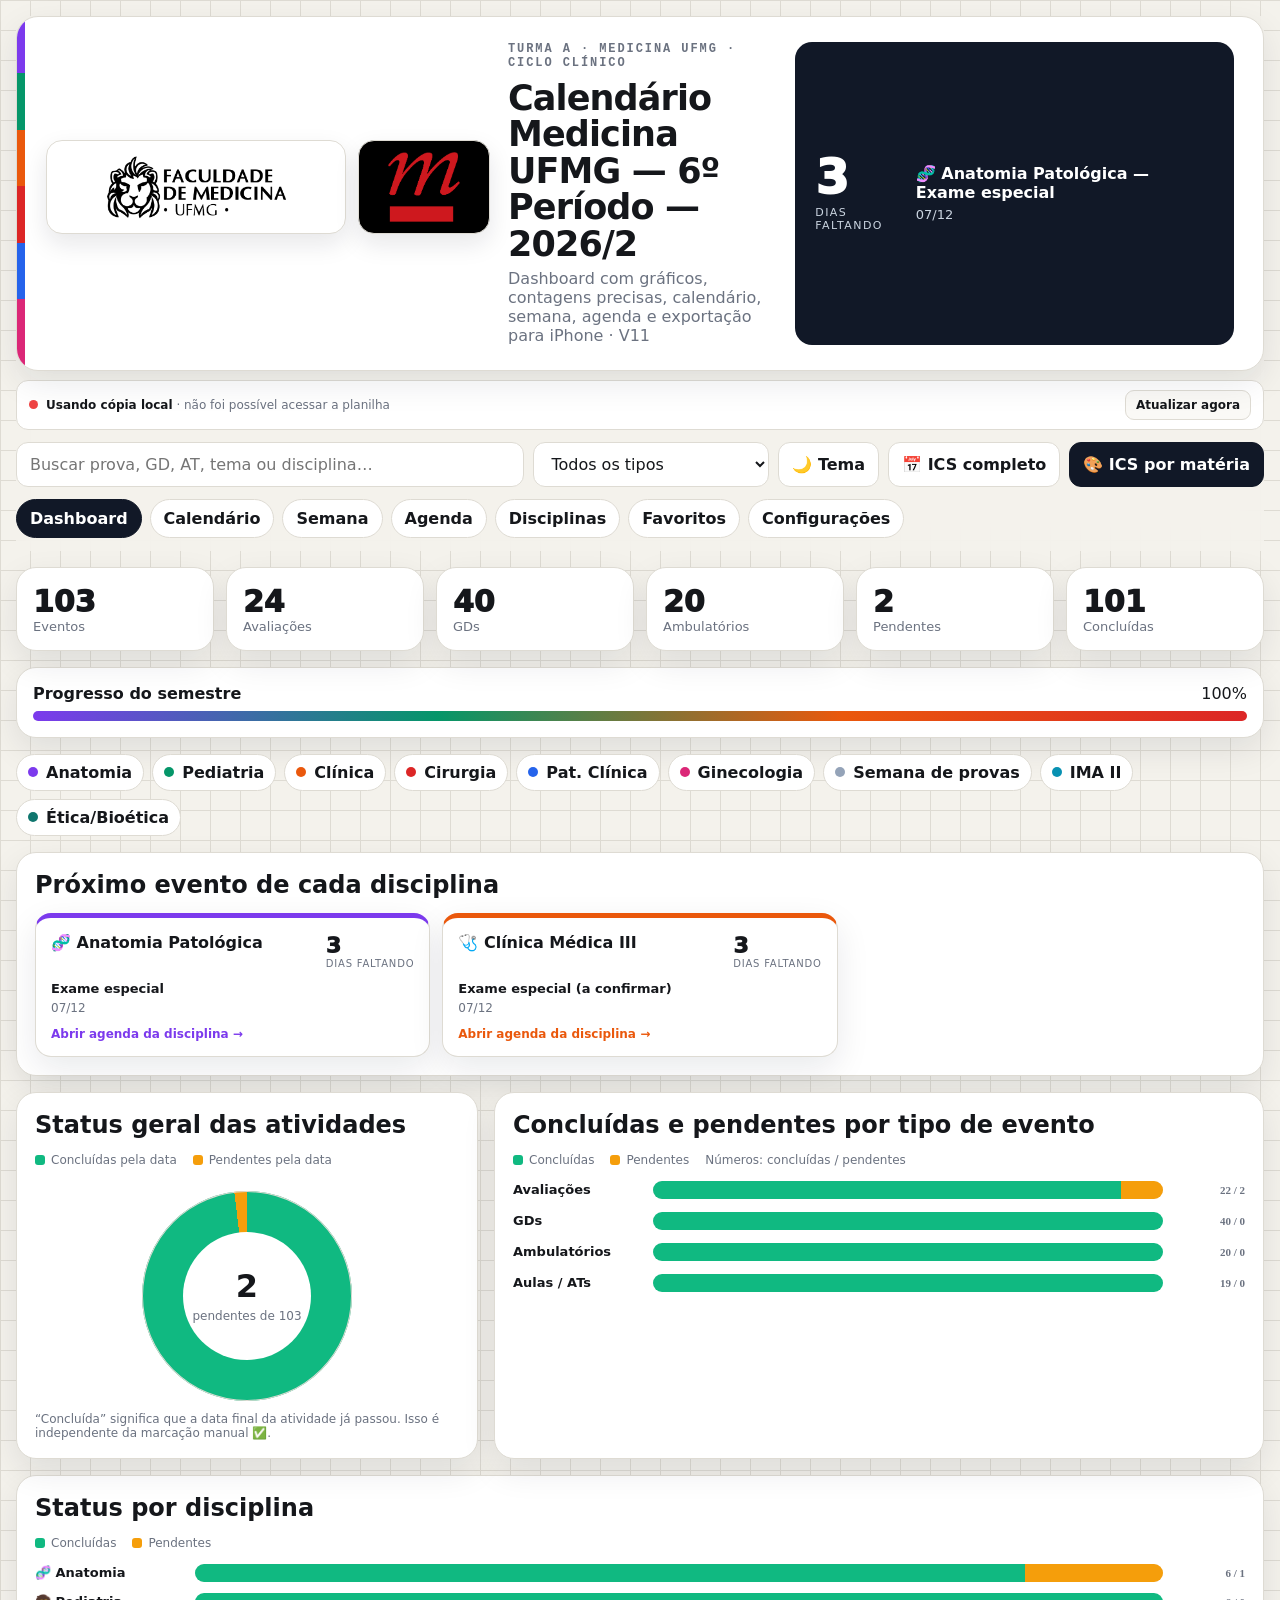
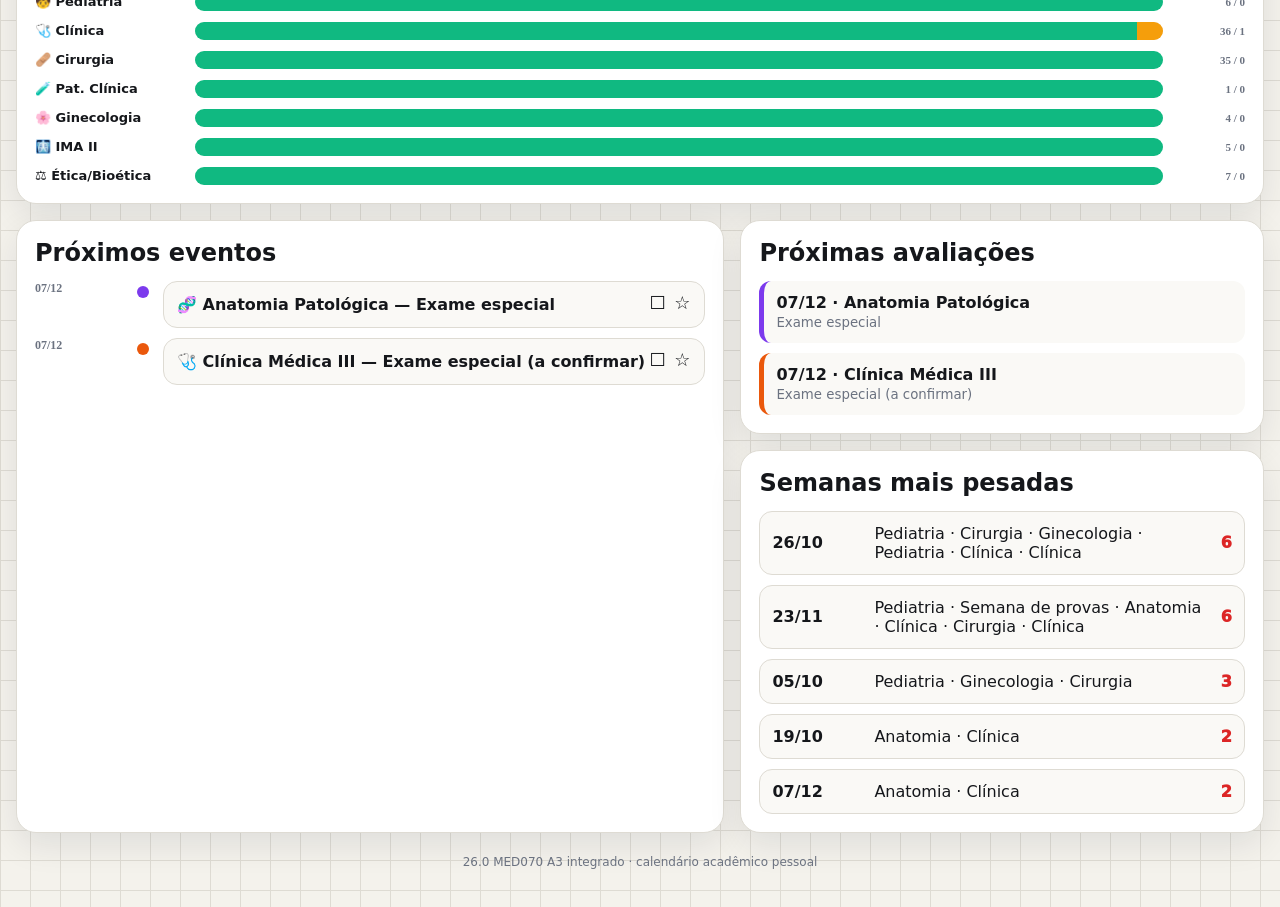
<file: v11.html>
<!doctype html>
<html lang="pt-BR">
<head>
  <meta charset="utf-8">
  <meta name="viewport" content="width=device-width,initial-scale=1,viewport-fit=cover">
  <meta name="theme-color" content="#111827">
  <meta http-equiv="Cache-Control" content="no-cache, no-store, must-revalidate">
  <meta http-equiv="Pragma" content="no-cache">
  <meta http-equiv="Expires" content="0">
  <title>Calendário Medicina UFMG — 6º Período — 2026/2</title>
  <style>
:root{
  --bg:#f4f2ec;--panel:#ffffff;--panel-2:#faf9f6;--ink:#15171b;--muted:#6b7280;
  --line:#dedbd3;--soft:#ece9e2;--accent:#111827;--accent-ink:#ffffff;
  --good:#059669;--warn:#d97706;--danger:#dc2626;--shadow:0 12px 34px rgba(15,23,42,.09);
  --radius:20px;
}
*{box-sizing:border-box}
html{scroll-behavior:smooth}
body{
  margin:0;color:var(--ink);
  font-family:Inter,ui-sans-serif,system-ui,-apple-system,BlinkMacSystemFont,"Segoe UI",sans-serif;
  background:
    linear-gradient(var(--line) 1px,transparent 1px),
    linear-gradient(90deg,var(--line) 1px,transparent 1px),var(--bg);
  background-size:30px 30px;
}
body.dark{
  --bg:#0f1114;--panel:#181b20;--panel-2:#20242a;--ink:#f8fafc;--muted:#a7afba;
  --line:#30353d;--soft:#252a31;--accent:#f8fafc;--accent-ink:#111827;--shadow:none;
}
button,input,select{font:inherit}
button{color:inherit}
.boot{padding:52px;text-align:center;color:var(--muted)}
.shell{max-width:1540px;margin:auto;padding:16px}
.sticky{position:sticky;top:0;z-index:100;padding-bottom:10px;background:color-mix(in srgb,var(--bg) 88%,transparent);backdrop-filter:blur(15px)}
.hero{
  position:relative;overflow:hidden;display:grid;grid-template-columns:1.25fr .75fr;gap:18px;
  padding:25px 29px;background:var(--panel);border:1px solid var(--line);border-radius:22px;box-shadow:var(--shadow)
}
.hero:before{content:"";position:absolute;left:0;top:0;bottom:0;width:8px;background:linear-gradient(#7c3aed 0 16%,#059669 16% 32%,#ea580c 32% 48%,#dc2626 48% 64%,#2563eb 64% 80%,#db2777 80%)}
.eyebrow{font:700 12px ui-monospace,SFMono-Regular,Menlo,monospace;letter-spacing:.16em;text-transform:uppercase;color:var(--muted)}
h1{margin:10px 0 7px;font-size:35px;line-height:1.04;letter-spacing:-.025em}
.sub{color:var(--muted)}
.countdown{display:flex;gap:18px;align-items:center;padding:20px;border-radius:17px;background:#111827;color:#fff}
.cd-num{font-size:48px;font-weight:950;line-height:.95}
.cd-unit{font-size:11px;text-transform:uppercase;letter-spacing:.13em;color:#cbd5e1;margin-top:5px}
.cd-title{font-weight:850}.cd-meta{font-size:13px;color:#cbd5e1;margin-top:5px}
.controls{display:flex;gap:9px;flex-wrap:wrap;margin:12px 0}
.ctrl{border:1px solid var(--line);background:var(--panel);color:var(--ink);border-radius:12px;padding:11px 13px}
.search{flex:1 1 260px}.btn{font-weight:760;cursor:pointer}.btn.primary{background:var(--accent);color:var(--accent-ink);border-color:var(--accent)}
.nav{display:flex;gap:8px;overflow:auto;padding-bottom:3px}
.nav button{white-space:nowrap;border:1px solid var(--line);background:var(--panel);border-radius:999px;padding:9px 13px;font-weight:760;cursor:pointer}
.nav button.active{background:var(--accent);color:var(--accent-ink);border-color:var(--accent)}
.view{display:none}.view.active{display:block}
.stats{display:grid;grid-template-columns:repeat(6,1fr);gap:12px;margin:16px 0}
.card,.panel{background:var(--panel);border:1px solid var(--line);border-radius:var(--radius);box-shadow:var(--shadow)}
.card{padding:16px}.metric{font-size:30px;font-weight:950}.label{color:var(--muted);font-size:13px}
.progress{padding:16px;margin-bottom:16px}.progress-head{display:flex;justify-content:space-between;margin-bottom:8px}
.track{height:10px;background:var(--soft);border-radius:999px;overflow:hidden}.fill{height:100%;background:linear-gradient(90deg,#7c3aed,#059669,#ea580c,#dc2626)}
.legend{display:flex;gap:8px;flex-wrap:wrap;margin:14px 0}
.legend button{display:flex;gap:8px;align-items:center;border:1px solid var(--line);background:var(--panel);border-radius:999px;padding:8px 11px;font-weight:760;cursor:pointer}
.legend button.off{opacity:.34}.dot{width:10px;height:10px;border-radius:50%}
.grid-2{display:grid;grid-template-columns:1.15fr .85fr;gap:16px}.panel{padding:18px}.panel h2{margin:0 0 14px}
.timeline{display:grid;gap:10px}.trow{display:grid;grid-template-columns:90px 14px 1fr;gap:12px;align-items:start}
.tdate{font:800 12px ui-monospace;color:var(--muted)}.tdot{width:12px;height:12px;border-radius:50%;margin-top:5px}
.tcard{position:relative;background:var(--panel-2);border:1px solid var(--line);border-radius:14px;padding:13px 42px 13px 13px}
.tcard b{display:block}.tcard small{color:var(--muted)}.fav,.done{position:absolute;top:9px;border:0;background:transparent;cursor:pointer;font-size:18px}.fav{right:8px}.done{right:33px}
.tcard.completed{opacity:.55}.tcard.completed b{text-decoration:line-through}
.quick-list{display:grid;gap:10px}.quick{border-left:5px solid var(--c);background:var(--panel-2);padding:12px;border-radius:12px}.quick b{display:block}.quick small{color:var(--muted)}
.calendar-grid{display:grid;grid-template-columns:repeat(3,1fr);gap:16px}.month{overflow:hidden;background:var(--panel);border:1px solid var(--line);border-radius:17px}
.mhead{display:flex;justify-content:space-between;padding:14px 16px;border-bottom:1px solid var(--line);font-weight:900}
.week,.days{display:grid;grid-template-columns:repeat(7,1fr)}.week div{text-align:center;padding:8px;font:700 10px ui-monospace;color:var(--muted)}
.day{min-height:59px;padding:7px 3px;text-align:center;border-radius:9px;cursor:pointer}.day:hover{background:var(--soft)}.day.today{outline:2px solid var(--ink)}.day.range{background:color-mix(in srgb,#059669 11%,transparent)}
.num{font-weight:850}.marks{display:flex;justify-content:center;gap:3px;flex-wrap:wrap;margin-top:7px}.mark{width:7px;height:7px;border-radius:50%}
.mlist{padding:12px;border-top:1px dashed var(--line)}.mrow{display:grid;grid-template-columns:auto 1fr;gap:8px;margin:9px 0}.chip{color:#fff;border-radius:5px;padding:3px 6px;font:800 10px ui-monospace}.mrow b{font-size:13px}.mrow small{color:var(--muted)}
.week-view{display:grid;grid-template-columns:72px repeat(7,1fr);border:1px solid var(--line);border-radius:16px;overflow:auto;background:var(--panel)}
.week-view>div{min-height:92px;border-right:1px solid var(--line);border-bottom:1px solid var(--line);padding:8px}.week-view .head{min-height:auto;font-weight:850;background:var(--panel-2)}
.week-event{font-size:11px;border-radius:8px;padding:6px;margin:4px 0;color:#fff}
.disc-grid{display:grid;grid-template-columns:repeat(3,1fr);gap:14px}.disc-card{padding:16px;background:var(--panel);border:1px solid var(--line);border-radius:17px;box-shadow:var(--shadow)}.disc-card h3{margin:0}.disc-count{font-size:32px;font-weight:950}.mini{color:var(--muted);font-size:13px;margin:6px 0}
.heavy{display:grid;gap:10px}.heavy-row{display:grid;grid-template-columns:90px 1fr auto;gap:12px;align-items:center;background:var(--panel-2);border:1px solid var(--line);border-radius:13px;padding:12px}.heat{font-weight:950;color:var(--danger)}
.settings-grid{display:grid;grid-template-columns:repeat(2,1fr);gap:14px}.setting{background:var(--panel-2);border:1px solid var(--line);border-radius:14px;padding:14px}.setting label{display:flex;justify-content:space-between;gap:10px;align-items:center}
.empty{color:var(--muted);font-style:italic}.footer{text-align:center;color:var(--muted);font-size:12px;margin:22px 0}
.drawer{position:fixed;inset:0;z-index:250;display:none}.drawer.show{display:block}.backdrop{position:absolute;inset:0;background:rgba(0,0,0,.38)}.sheet{position:absolute;right:0;top:0;bottom:0;width:min(470px,92vw);background:var(--panel);padding:20px;overflow:auto;box-shadow:-16px 0 40px rgba(0,0,0,.18)}.sheet-head{display:flex;justify-content:space-between;align-items:center}.close{border:0;background:var(--soft);border-radius:50%;width:36px;height:36px;cursor:pointer}.sheet .trow{grid-template-columns:70px 12px 1fr}
.toast{position:fixed;right:18px;bottom:18px;z-index:400;padding:12px 14px;border-radius:12px;background:#111827;color:#fff;opacity:0;transform:translateY(10px);transition:.2s}.toast.show{opacity:1;transform:translateY(0)}
@media(max-width:1100px){.hero{grid-template-columns:1fr}.stats{grid-template-columns:repeat(3,1fr)}.calendar-grid{grid-template-columns:repeat(2,1fr)}.disc-grid{grid-template-columns:repeat(2,1fr)}.grid-2{grid-template-columns:1fr}}
@media(max-width:700px){.shell{padding:9px}.sticky{position:static}.hero{padding:19px 17px}h1{font-size:27px}.countdown{align-items:flex-start}.cd-num{font-size:38px}.stats{grid-template-columns:repeat(2,1fr)}.calendar-grid,.disc-grid,.settings-grid{grid-template-columns:1fr}.panel{padding:13px}.day{min-height:52px}.trow{grid-template-columns:72px 12px 1fr}.btn{flex:1}.week-view{grid-template-columns:56px repeat(7,150px)}}


/* ===== V5: gráficos, status automático e próximos por disciplina ===== */
.stats .card{appearance:none;text-align:left;color:var(--ink)}
.status-legend{display:flex;gap:16px;flex-wrap:wrap;margin:4px 0 14px;color:var(--muted);font-size:12px}
.status-key{display:flex;align-items:center;gap:6px}.status-swatch{width:10px;height:10px;border-radius:3px}
.chart-grid{display:grid;grid-template-columns:.75fr 1.25fr;gap:16px;margin:16px 0}
.chart-panel{min-height:310px}
.donut-wrap{display:grid;place-items:center;padding:10px 0 2px}
.donut{
  width:210px;height:210px;border-radius:50%;display:grid;place-items:center;
  position:relative;box-shadow:inset 0 0 0 1px var(--line)
}
.donut:after{content:"";width:128px;height:128px;border-radius:50%;background:var(--panel);position:absolute}
.donut-center{position:relative;z-index:1;text-align:center}.donut-center strong{display:block;font-size:32px}.donut-center span{font-size:12px;color:var(--muted)}
.chart-list{display:grid;gap:13px}
.chart-row{display:grid;grid-template-columns:130px 1fr 72px;gap:10px;align-items:center}
.chart-name{font-weight:760;font-size:13px}
.stacked{height:18px;background:var(--soft);border-radius:999px;overflow:hidden;display:flex}
.seg-past{background:#10b981;height:100%}.seg-future{background:#f59e0b;height:100%}
.chart-values{text-align:right;font:750 11px ui-monospace;color:var(--muted)}
.discipline-chart{display:grid;gap:11px}
.discipline-chart .chart-row{grid-template-columns:150px 1fr 72px}
.next-disc-section{margin:16px 0}
.next-disc-grid{display:grid;grid-template-columns:repeat(3,1fr);gap:12px}
.next-disc-card{
  border:1px solid var(--line);border-top:5px solid var(--c);background:var(--panel);
  color:var(--ink);border-radius:16px;padding:15px;text-align:left;cursor:pointer;
  box-shadow:var(--shadow);transition:transform .15s ease,border-color .15s ease
}
.next-disc-card:hover{transform:translateY(-2px);border-color:var(--c)}
.next-disc-head{display:flex;justify-content:space-between;gap:10px;align-items:flex-start}
.next-disc-name{font-weight:850}.next-disc-days{font-size:22px;font-weight:950;white-space:nowrap}
.next-disc-unit{display:block;font-size:10px;text-transform:uppercase;letter-spacing:.08em;color:var(--muted);text-align:right}
.next-disc-title{font-size:13px;margin-top:12px;font-weight:700}.next-disc-meta{font-size:12px;color:var(--muted);margin-top:5px}.next-disc-link{font-size:12px;font-weight:800;margin-top:12px;color:var(--c)}
.auto-note{font-size:12px;color:var(--muted);margin-top:9px}
.week-board{display:grid;grid-template-columns:repeat(7,minmax(180px,1fr));gap:10px;overflow:auto;padding-bottom:5px}
.week-column{border:1px solid var(--line);border-radius:15px;background:var(--panel);min-height:260px;padding:11px}
.week-column.today{outline:2px solid var(--ink)}
.week-column-head{font-weight:850;border-bottom:1px solid var(--line);padding-bottom:8px;margin-bottom:8px}
.week-column-head small{display:block;color:var(--muted);font-weight:600;margin-top:3px}
.week-empty{color:var(--muted);font-size:12px;font-style:italic}
.week-event{cursor:pointer}
@media(max-width:1100px){
  .chart-grid{grid-template-columns:1fr}
  .next-disc-grid{grid-template-columns:repeat(2,1fr)}
}
@media(max-width:700px){
  .next-disc-grid{grid-template-columns:1fr}
  .chart-row,.discipline-chart .chart-row{grid-template-columns:105px 1fr 62px}
  .donut{width:190px;height:190px}
  .week-board{grid-template-columns:repeat(7,165px)}
}


/* =========================================================
   V6 MOBILE PREMIUM
   O celular recebe uma interface própria, mais compacta,
   com navegação inferior, cards legíveis e calendário maior.
   ========================================================= */

.mobile-only{display:none}
.mobile-month-toggle{display:none}

@media(max-width:700px){
  html{scroll-padding-top:8px}
  body{
    background-size:22px 22px;
    padding-bottom:88px;
    -webkit-text-size-adjust:100%;
  }
  .shell{padding:7px}
  .sticky{
    position:static;
    padding-bottom:2px;
    background:transparent;
    backdrop-filter:none;
  }

  /* Cabeçalho muito mais compacto */
  .hero{
    grid-template-columns:1fr;
    gap:10px;
    padding:15px 14px 14px 20px;
    border-radius:16px;
  }
  .hero:before{width:6px}
  .eyebrow{
    font-size:9px;
    letter-spacing:.11em;
    white-space:nowrap;
    overflow:hidden;
    text-overflow:ellipsis;
  }
  h1{
    font-size:21px;
    line-height:1.08;
    margin:6px 0 2px;
    letter-spacing:-.02em;
  }
  .hero .sub{
    display:none;
  }

  /* Contagem regressiva horizontal e baixa */
  .countdown{
    min-height:70px;
    padding:11px 12px;
    border-radius:13px;
    gap:12px;
  }
  .cd-num{
    font-size:31px;
    min-width:57px;
    text-align:center;
  }
  .cd-unit{
    font-size:8px;
    letter-spacing:.09em;
    text-align:center;
  }
  .cd-title{
    font-size:13px;
    line-height:1.2;
  }
  .cd-meta{
    font-size:11px;
    margin-top:3px;
  }

  /* Busca sempre visível; filtros compactos */
  .controls{
    display:grid;
    grid-template-columns:1fr 1fr;
    gap:7px;
    margin:8px 0 4px;
  }
  .ctrl{
    min-height:43px;
    padding:9px 10px;
    border-radius:11px;
    font-size:14px;
  }
  .search{
    grid-column:1/-1;
    width:100%;
    font-size:16px; /* evita zoom automático do Safari */
  }
  #type{grid-column:1/2}
  #theme{grid-column:2/3}
  #icsAll,#icsDisc{
    font-size:12px;
    min-height:39px;
  }

  /* Navegação fixa inferior, estilo aplicativo */
  .nav{
    position:fixed;
    left:8px;
    right:8px;
    bottom:8px;
    z-index:300;
    display:grid;
    grid-template-columns:repeat(7,1fr);
    gap:2px;
    padding:6px;
    border:1px solid var(--line);
    border-radius:18px;
    background:color-mix(in srgb,var(--panel) 94%,transparent);
    box-shadow:0 12px 35px rgba(15,23,42,.20);
    backdrop-filter:blur(18px);
    overflow:visible;
  }
  .nav button{
    min-width:0;
    min-height:53px;
    padding:5px 2px;
    border:0;
    border-radius:12px;
    background:transparent;
    font-size:0;
    display:flex;
    flex-direction:column;
    justify-content:center;
    align-items:center;
    gap:2px;
  }
  .nav button::before{
    font-size:20px;
    line-height:1;
  }
  .nav button::after{
    font-size:8px;
    font-weight:800;
    line-height:1;
  }
  .nav button[data-view="dashboard"]::before{content:"⌂"}
  .nav button[data-view="dashboard"]::after{content:"Início"}
  .nav button[data-view="calendar"]::before{content:"▦"}
  .nav button[data-view="calendar"]::after{content:"Mês"}
  .nav button[data-view="week"]::before{content:"▤"}
  .nav button[data-view="week"]::after{content:"Semana"}
  .nav button[data-view="timeline"]::before{content:"≡"}
  .nav button[data-view="timeline"]::after{content:"Agenda"}
  .nav button[data-view="disciplines"]::before{content:"▥"}
  .nav button[data-view="disciplines"]::after{content:"Matérias"}
  .nav button[data-view="favorites"]::before{content:"☆"}
  .nav button[data-view="favorites"]::after{content:"Favoritos"}
  .nav button[data-view="settings"]::before{content:"⚙"}
  .nav button[data-view="settings"]::after{content:"Ajustes"}
  .nav button.active{
    background:var(--accent);
    color:var(--accent-ink);
  }

  /* Cards de resumo compactos, mas com números grandes */
  .stats{
    grid-template-columns:repeat(2,1fr);
    gap:8px;
    margin:10px 0;
  }
  .stats .card{
    min-height:82px;
    padding:12px;
    border-radius:14px;
  }
  .metric{font-size:29px}
  .label{font-size:12px}

  .card,.panel{border-radius:15px}
  .panel{padding:13px}
  .panel h2{
    font-size:18px;
    margin-bottom:11px;
  }

  .progress{
    padding:12px;
    margin-bottom:10px;
  }
  .progress-head{font-size:13px}
  .track{height:8px}

  /* Legenda horizontal rolável */
  .legend{
    flex-wrap:nowrap;
    overflow-x:auto;
    padding:2px 1px 7px;
    margin:8px 0;
    scrollbar-width:none;
  }
  .legend::-webkit-scrollbar{display:none}
  .legend button{
    flex:0 0 auto;
    padding:7px 9px;
    font-size:12px;
  }

  /* Próximo evento por disciplina */
  .next-disc-section{margin:10px 0}
  .next-disc-section .panel{padding:12px}
  .next-disc-grid{
    grid-template-columns:1fr;
    gap:8px;
  }
  .next-disc-card{
    padding:12px;
    border-radius:14px;
  }
  .next-disc-days{font-size:21px}
  .next-disc-title{
    font-size:13px;
    margin-top:8px;
  }
  .next-disc-meta,.next-disc-link{font-size:11px}

  /* Gráficos em uma coluna e maiores */
  .chart-grid{
    grid-template-columns:1fr;
    gap:10px;
    margin:10px 0;
  }
  .chart-panel{min-height:auto}
  .donut{width:180px;height:180px}
  .donut:after{width:108px;height:108px}
  .donut-center strong{font-size:29px}
  .chart-list,.discipline-chart{gap:11px}
  .chart-row,.discipline-chart .chart-row{
    grid-template-columns:92px minmax(100px,1fr) 56px;
    gap:7px;
  }
  .chart-name{
    font-size:11px;
    line-height:1.15;
  }
  .stacked{height:16px}
  .chart-values{font-size:10px}

  /* Conteúdo vertical no celular */
  .grid-2{grid-template-columns:1fr;gap:10px}
  .quick{padding:10px}
  .heavy-row{
    grid-template-columns:70px 1fr 25px;
    padding:10px;
    font-size:12px;
  }

  /* Timeline e agenda mais legíveis */
  .trow{
    grid-template-columns:52px 9px 1fr;
    gap:7px;
  }
  .tdate{font-size:10px;padding-top:3px}
  .tdot{width:9px;height:9px}
  .tcard{
    padding:11px 37px 11px 11px;
    border-radius:12px;
  }
  .tcard b{
    font-size:13px;
    line-height:1.25;
  }
  .tcard small{
    font-size:11px;
    line-height:1.2;
  }
  .fav,.done{
    font-size:16px;
    top:7px;
  }
  .fav{right:5px}
  .done{right:28px}

  /* Calendário: uma coluna e dias maiores */
  .calendar-grid{
    grid-template-columns:1fr;
    gap:10px;
  }
  .month{border-radius:15px}
  .mhead{
    padding:13px 14px;
    font-size:16px;
  }
  .week div{
    padding:7px 2px;
    font-size:9px;
  }
  .day{
    min-height:52px;
    padding:6px 1px;
    border-radius:8px;
  }
  .num{font-size:14px}
  .marks{margin-top:6px;gap:2px}
  .mark{width:7px;height:7px}

  /* A lista extensa de cada mês fica recolhida no celular */
  .mobile-month-toggle{
    display:block;
    width:calc(100% - 20px);
    margin:0 10px 10px;
    border:1px solid var(--line);
    background:var(--panel-2);
    color:var(--ink);
    border-radius:10px;
    padding:9px;
    font-weight:800;
    cursor:pointer;
  }
  .month .mlist{
    display:none;
    padding:10px;
  }
  .month.mobile-open .mlist{display:block}
  .mrow{
    grid-template-columns:48px 1fr;
    gap:7px;
    margin:8px 0;
  }
  .mrow b{font-size:12px}
  .mrow small{font-size:11px}

  /* Semana: colunas grandes e rolagem horizontal */
  .week-board{
    grid-template-columns:repeat(7,78vw);
    scroll-snap-type:x mandatory;
    gap:8px;
  }
  .week-column{
    min-height:210px;
    scroll-snap-align:start;
  }
  .week-event{
    font-size:12px;
    padding:8px;
  }

  /* Disciplinas e ajustes */
  .disc-grid,.settings-grid{grid-template-columns:1fr}
  .disc-card{padding:14px}
  .disc-count{font-size:29px}
  .mini{font-size:12px}

  /* Painel lateral vira modal inferior */
  .sheet{
    top:auto;
    left:0;
    right:0;
    bottom:0;
    width:100%;
    max-height:82vh;
    border-radius:22px 22px 0 0;
    padding:16px;
  }
  .sheet .trow{grid-template-columns:48px 8px 1fr}

  .footer{
    margin:16px 0 82px;
    font-size:10px;
  }
}


/* ===== V7: sincronização com Google Planilhas ===== */
.sync-status{
  display:flex;
  align-items:center;
  justify-content:space-between;
  gap:12px;
  margin:9px 0 2px;
  padding:9px 12px;
  border:1px solid var(--line);
  border-radius:12px;
  background:var(--panel);
  color:var(--muted);
  font-size:12px;
}
.sync-status strong{color:var(--ink)}
.sync-left{display:flex;align-items:center;gap:8px;min-width:0}
.sync-dot{width:9px;height:9px;border-radius:50%;flex:0 0 auto;background:#f59e0b}
.sync-status.ok .sync-dot{background:#10b981}
.sync-status.error .sync-dot{background:#ef4444}
.sync-status.loading .sync-dot{background:#f59e0b;animation:pulse-sync 1s infinite alternate}
.sync-text{white-space:nowrap;overflow:hidden;text-overflow:ellipsis}
.sync-btn{
  border:1px solid var(--line);
  background:var(--panel-2);
  color:var(--ink);
  border-radius:9px;
  padding:7px 10px;
  font-weight:800;
  cursor:pointer;
  white-space:nowrap;
}
.sync-btn:disabled{opacity:.55;cursor:wait}
@keyframes pulse-sync{from{opacity:.35}to{opacity:1}}

@media(max-width:700px){
  .sync-status{
    margin:7px 0 3px;
    padding:8px 9px;
    font-size:10px;
    border-radius:10px;
  }
  .sync-btn{
    padding:7px 8px;
    font-size:10px;
  }
}


/* ===== V9: logo e atalho da planilha ===== */
.hero-main{display:flex;align-items:center;gap:18px;min-width:0}
.hero-logo{
  width:94px;height:94px;flex:0 0 94px;border-radius:22px;
  background:linear-gradient(180deg,#0b0b0b 0%, #111827 100%);
  display:grid;place-items:center;padding:10px;border:1px solid rgba(255,255,255,.08);
  box-shadow:0 14px 30px rgba(0,0,0,.14)
}
.hero-logo img{width:100%;height:100%;object-fit:contain;display:block}
.hero-copy{min-width:0}
.setting .actions{display:flex;gap:8px;flex-wrap:wrap;margin-top:10px}
.sheet-btn{
  border:1px solid var(--line);background:var(--panel);color:var(--ink);
  border-radius:11px;padding:10px 12px;font-weight:800;cursor:pointer
}
.sheet-btn.primary{background:var(--accent);color:var(--accent-ink);border-color:var(--accent)}
.sheet-note{margin-top:8px;color:var(--muted);font-size:12px}
@media(max-width:700px){
  .hero-main{gap:11px;align-items:flex-start}
  .hero-logo{width:58px;height:58px;flex-basis:58px;border-radius:16px;padding:7px}
}


/* ===== V11: logos oficiais enviadas pelo usuário ===== */
.brand-lockup{
  display:flex;
  align-items:stretch;
  gap:12px;
  margin:0 0 12px;
  max-width:520px;
}
.official-logo{
  display:flex;
  align-items:center;
  justify-content:center;
  overflow:hidden;
  border:1px solid var(--line);
  border-radius:16px;
  box-shadow:0 10px 24px rgba(15,23,42,.10);
}
.official-logo img{
  display:block;
  width:100%;
  height:100%;
  object-fit:contain;
}
.official-logo-faculdade{
  width:300px;
  height:94px;
  padding:11px 15px;
  background:#fff;
}
.official-logo-medicina{
  width:132px;
  height:94px;
  background:#000;
}
.setting-sheet{grid-column:1/-1}
.setting-sheet .actions{margin-top:12px}
.sheet-btn{
  display:inline-flex;
  align-items:center;
  justify-content:center;
  text-decoration:none;
}
@media(max-width:900px){
  .official-logo-faculdade{width:245px;height:80px}
  .official-logo-medicina{width:112px;height:80px}
}
@media(max-width:700px){
  .hero-main{display:block}
  .brand-lockup{gap:7px;margin-bottom:9px;max-width:100%}
  .official-logo{border-radius:11px}
  .official-logo-faculdade{width:72%;height:58px;padding:7px 9px}
  .official-logo-medicina{width:28%;height:58px}
  .hero-copy h1{font-size:19px}
  .setting-sheet .actions{display:grid;grid-template-columns:1fr}
  .setting-sheet .sheet-btn{width:100%}
}
</style>
</head>
<body>
  <div id="app"><div class="boot">Abrindo o calendário…</div></div>
  <div id="toast" class="toast"></div>
  <script>
(async()=>{
  try{
    if("serviceWorker" in navigator){
      const regs=await navigator.serviceWorker.getRegistrations();
      await Promise.all(regs.map(r=>r.unregister()));
    }
    if("caches" in window){
      const keys=await caches.keys();
      await Promise.all(keys.map(k=>caches.delete(k)));
    }
  }catch(_){}
})();


const S={
  data:null,
  active:new Set(),
  query:"",
  type:"all",
  view:"dashboard",
  favorites:new Set(JSON.parse(localStorage.getItem("fav")||"[]")),
  completed:new Set(JSON.parse(localStorage.getItem("done")||"[]")),
  weekOffset:0,
  sync:{status:"loading",message:"Carregando planilha…",updatedAt:null,remoteCount:0}
};

const $=q=>document.querySelector(q);
const $$=q=>[...document.querySelectorAll(q)];
const MONTHS=["Janeiro","Fevereiro","Março","Abril","Maio","Junho","Julho","Agosto","Setembro","Outubro","Novembro","Dezembro"];
const WD=["D","S","T","Q","Q","S","S"];
const DAY_MS=86400000;
const TYPE_META={
  assessment:{name:"Avaliações",color:"#7c3aed"},
  gd:{name:"GDs",color:"#2563eb"},
  ambulatory:{name:"Ambulatórios",color:"#dc2626"},
  class:{name:"Aulas / ATs",color:"#ea580c"}
};

function d(s){return new Date(s+"T12:00:00")}
function fmt(s){const x=d(s);return `${String(x.getDate()).padStart(2,"0")}/${String(x.getMonth()+1).padStart(2,"0")}`}
function dateKey(s){const [y,m,day]=s.split("-").map(Number);return Date.UTC(y,m-1,day)}
function todayKey(){const n=new Date();return Date.UTC(n.getFullYear(),n.getMonth(),n.getDate())}
function calendarDaysUntil(s){return Math.round((dateKey(s)-todayKey())/DAY_MS)}
function endKey(e){return dateKey(e.end||e.date)}
function isPast(e){return endKey(e)<todayKey()}
function isCurrent(e){return dateKey(e.date)<=todayKey()&&endKey(e)>=todayKey()}
function end(e){return d(e.end||e.date)}
function id(e){return `${e.disc}|${e.date}|${e.label}`}
function disc(k){return S.data.disciplines[k]}

function isUnconfirmed(e){
  return /a confirmar|base 2025|data provável|não publicado|checar c\/ coordenação/i.test(e.label+" "+(e.time||""));
}
function eventKind(e){
  const t=(e.label+" "+(e.time||"")).toLowerCase();
  if(/ambulatório|ambulatorial|triagem|consulta/.test(t))return"ambulatory";
  if(/\bgd\b|gd\d|gd\+/.test(t))return"gd";
  if(/prova|av1|av2|av3|av4|av6|modular|exame especial|atividade integradora|avaliativo|avaliação parcial|avaliação final|salto triplo|semana de provas/.test(t))return"assessment";
  return"class";
}
function classify(e){return isUnconfirmed(e)?"pending":eventKind(e)}

function visible(e){
  if(!S.active.has(e.disc))return false;
  if(S.type!=="all"&&e.type!==S.type)return false;
  const h=(disc(e.disc).name+" "+e.label+" "+(e.time||"")).toLowerCase();
  return !S.query||h.includes(S.query);
}
function days(e){
  const a=[];let key=dateKey(e.date),last=endKey(e);
  while(key<=last){a.push(new Date(key).toISOString().slice(0,10));key+=DAY_MS}
  return a;
}
function save(){
  localStorage.setItem("fav",JSON.stringify([...S.favorites]));
  localStorage.setItem("done",JSON.stringify([...S.completed]));
}
function toast(t){
  const x=$("#toast");if(!x)return;
  x.textContent=t;x.classList.add("show");setTimeout(()=>x.classList.remove("show"),1600);
}
function futureEvents(list=S.data.events){
  return list.filter(e=>!isPast(e)).sort((a,b)=>dateKey(a.date)-dateKey(b.date));
}
function nextEvent(list=S.data.events){
  return futureEvents(list)[0]||null;
}
function countdownText(e){
  if(!e)return {number:"—",unit:"sem eventos"};
  if(isCurrent(e))return {number:"HOJE",unit:e.end&&e.end!==e.date?"em andamento":"é hoje"};
  const n=Math.max(0,calendarDaysUntil(e.date));
  return {number:String(n),unit:n===1?"dia faltando":"dias faltando"};
}
function setView(view){
  S.view=view;
  $$(".nav button").forEach(b=>b.classList.toggle("active",b.dataset.view===view));
  $$(".view").forEach(v=>v.classList.toggle("active",v.id===view));
}


function parseCsv(text){
  const rows=[];let row=[],cell="",quoted=false;
  text=(text||"").replace(/^\uFEFF/,"");
  for(let i=0;i<text.length;i++){
    const ch=text[i];
    if(quoted){
      if(ch==='"'&&text[i+1]==='"'){cell+='"';i++}
      else if(ch==='"'){quoted=false}
      else cell+=ch;
    }else{
      if(ch==='"')quoted=true;
      else if(ch===","){row.push(cell);cell=""}
      else if(ch==="\n"){row.push(cell);rows.push(row);row=[];cell=""}
      else if(ch!=="\r")cell+=ch;
    }
  }
  if(cell.length||row.length){row.push(cell);rows.push(row)}
  return rows;
}
function normalizeHeader(v){
  return (v||"").normalize("NFD").replace(/[\u0300-\u036f]/g,"").trim().toLowerCase();
}
function toIsoDate(value){
  const s=(value||"").trim();
  if(!s)return "";
  let m=s.match(/^(\d{1,2})\/(\d{1,2})\/(\d{4})$/);
  if(m)return `${m[3]}-${m[2].padStart(2,"0")}-${m[1].padStart(2,"0")}`;
  m=s.match(/^(\d{4})-(\d{1,2})-(\d{1,2})$/);
  if(m)return `${m[1]}-${m[2].padStart(2,"0")}-${m[3].padStart(2,"0")}`;
  return "";
}
function eventsFromCsv(text){
  const rows=parseCsv(text);
  if(rows.length<2)throw new Error("A planilha está vazia.");
  const headers=rows[0].map(normalizeHeader);
  const indexOf=(...names)=>{
    for(const name of names){
      const idx=headers.indexOf(normalizeHeader(name));
      if(idx>=0)return idx;
    }
    return -1;
  };
  const ix={
    date:indexOf("Data"),
    end:indexOf("Data final","Data fim"),
    disc:indexOf("Disciplina","Matéria","Materia"),
    label:indexOf("Evento","Atividade"),
    time:indexOf("Horário","Horario")
  };
  if(ix.date<0||ix.disc<0||ix.label<0){
    throw new Error("As colunas Data, Disciplina e Evento são obrigatórias.");
  }
  const result=[];
  for(const row of rows.slice(1)){
    const date=toIsoDate(row[ix.date]);
    const code=(row[ix.disc]||"").trim().toUpperCase();
    const label=(row[ix.label]||"").trim();
    if(!date&&!code&&!label)continue;
    if(!date||!label||!S.data.disciplines[code])continue;
    const event={date,disc:code,label};
    const finish=ix.end>=0?toIsoDate(row[ix.end]):"";
    if(finish&&dateKey(finish)>=dateKey(date))event.end=finish;
    const time=ix.time>=0?(row[ix.time]||"").trim():"";
    if(time)event.time=time;
    event.type=classify(event);
    result.push(event);
  }
  if(!result.length)throw new Error("Nenhum evento válido foi encontrado.");
  return result.sort((a,b)=>dateKey(a.date)-dateKey(b.date)||a.disc.localeCompare(b.disc));
}
function syncTimeLabel(date){
  if(!date)return "";
  return date.toLocaleTimeString("pt-BR",{hour:"2-digit",minute:"2-digit"});
}
function renderSyncStatus(){
  const box=$("#syncStatus");
  if(!box)return;
  box.className=`sync-status ${S.sync.status}`;
  const label=S.sync.status==="ok"
    ? `<strong>Planilha conectada</strong> · ${S.sync.remoteCount} eventos · atualizado às ${syncTimeLabel(S.sync.updatedAt)}`
    : S.sync.status==="loading"
      ? `<strong>Atualizando planilha…</strong>`
      : `<strong>Usando cópia local</strong> · ${S.sync.message}`;
  box.innerHTML=`<div class="sync-left"><span class="sync-dot"></span><span class="sync-text">${label}</span></div>
    <button id="syncNow" class="sync-btn" ${S.sync.status==="loading"?"disabled":""}>Atualizar agora</button>`;
  const button=$("#syncNow");
  if(button)button.onclick=()=>loadRemoteEvents(false);
}
async function loadRemoteEvents(silent=false){
  const base=S.data?.meta?.sourceCsv;
  if(!base)return false;
  S.sync.status="loading";
  S.sync.message="Carregando planilha…";
  renderSyncStatus();
  try{
    const url=base+(base.includes("?")?"&":"?")+"_="+Date.now();
    const response=await fetch(url,{cache:"no-store",credentials:"omit"});
    if(!response.ok)throw new Error(`erro ${response.status}`);
    const text=await response.text();
    const remote=eventsFromCsv(text);
    S.data.events=remote;
    S.sync={status:"ok",message:"Planilha conectada",updatedAt:new Date(),remoteCount:remote.length};
    render();
    if(!silent)toast("Planilha atualizada");
    return true;
  }catch(error){
    S.sync.status="error";
    S.sync.message=navigator.onLine?"não foi possível acessar a planilha":"sem internet";
    renderSyncStatus();
    if(!silent)toast("Não foi possível atualizar. Mantive a cópia local.");
    return false;
  }
}

function shell(){
  return `<div class="shell">
    <div class="sticky">
      <section class="hero">
        <div class="hero-main">
          <div class="brand-lockup" aria-label="Logos Faculdade de Medicina e Medicina UFMG">
            <div class="official-logo official-logo-faculdade">
              <img src="[data-uri]" alt="Faculdade de Medicina UFMG">
            </div>
            <div class="official-logo official-logo-medicina">
              <img src="[data-uri]" alt="Logo Medicina">
            </div>
          </div>
          <div class="hero-copy">
            <div class="eyebrow">${S.data.meta.subtitle}</div>
            <h1>${S.data.meta.title}</h1>
            <div class="sub">Dashboard com gráficos, contagens precisas, calendário, semana, agenda e exportação para iPhone · V11</div>
          </div>
        </div>
        <div id="countdown" class="countdown"></div>
      </section>
      <div id="syncStatus" class="sync-status loading"></div>
      <div class="controls">
        <input id="search" class="ctrl search" placeholder="Buscar prova, GD, AT, tema ou disciplina…">
        <select id="type" class="ctrl">
          <option value="all">Todos os tipos</option>
          <option value="assessment">Provas e avaliações</option>
          <option value="gd">GDs</option>
          <option value="ambulatory">Ambulatórios/consultas</option>
          <option value="class">Aulas/ATs</option>
          <option value="pending">A confirmar</option>
        </select>
        <button id="theme" class="ctrl btn">🌙 Tema</button>
        <button id="icsAll" class="ctrl btn">📅 ICS completo</button>
        <button id="icsDisc" class="ctrl btn primary">🎨 ICS por matéria</button>
      </div>
      <div class="nav">
        ${[
          ["dashboard","Dashboard"],["calendar","Calendário"],["week","Semana"],
          ["timeline","Agenda"],["disciplines","Disciplinas"],["favorites","Favoritos"],["settings","Configurações"]
        ].map(([k,v])=>`<button data-view="${k}" class="${k==="dashboard"?"active":""}">${v}</button>`).join("")}
      </div>
    </div>
    <main>
      ${["dashboard","calendar","week","timeline","disciplines","favorites","settings"]
        .map((v,i)=>`<section id="${v}" class="view ${i===0?"active":""}"></section>`).join("")}
    </main>
    <div class="footer">${S.data.meta.version} · calendário acadêmico pessoal</div>
  </div>
  <div id="drawer" class="drawer">
    <div class="backdrop"></div>
    <aside class="sheet">
      <div class="sheet-head"><h2 id="drawerTitle"></h2><button class="close">×</button></div>
      <div id="drawerBody"></div>
    </aside>
  </div>`;
}

function renderCountdown(){
  // Contagem geral: sempre considera todas as disciplinas, independentemente dos filtros.
  const e=nextEvent(S.data.events.filter(x=>x.disc!=="GERAL"));
  const c=countdownText(e);
  const box=$("#countdown");
  if(!e){
    box.innerHTML="<div><div class='cd-title'>Sem eventos futuros 🎉</div></div>";
    return;
  }
  box.innerHTML=`
    <div><div class="cd-num">${c.number}</div><div class="cd-unit">${c.unit}</div></div>
    <div>
      <div class="cd-title">${disc(e.disc).icon||""} ${disc(e.disc).name} — ${e.label}</div>
      <div class="cd-meta">${fmt(e.date)}${e.time?" · "+e.time:""}${e.end?" · até "+fmt(e.end):""}</div>
    </div>`;
}

function legend(){
  return `<div class="legend">${Object.entries(S.data.disciplines).map(([k,v])=>
    `<button data-disc="${k}" class="${S.active.has(k)?"":"off"}">
      <span class="dot" style="background:${v.color}"></span>${v.short||v.name}
    </button>`).join("")}</div>`;
}

function row(e){
  const fav=S.favorites.has(id(e)),done=S.completed.has(id(e));
  return `<div class="trow">
    <div class="tdate">${fmt(e.date)}</div>
    <div class="tdot" style="background:${disc(e.disc).color}"></div>
    <div class="tcard ${done?"completed":""}">
      <button class="done" data-done="${encodeURIComponent(id(e))}" title="Marcar concluído">${done?"✅":"☐"}</button>
      <button class="fav" data-fav="${encodeURIComponent(id(e))}" title="Favoritar">${fav?"⭐":"☆"}</button>
      <b>${disc(e.disc).icon||""} ${disc(e.disc).name} — ${e.label}</b>
      <small>${e.time||""}${e.end?" · até "+fmt(e.end):""}</small>
    </div>
  </div>`;
}
function rows(list){return list.length?`<div class="timeline">${list.map(row).join("")}</div>`:"<div class='empty'>Nenhum evento.</div>"}

function heavyWeeks(events){
  const map={};
  events.filter(e=>eventKind(e)==="assessment").forEach(e=>{
    const x=d(e.date),day=(x.getDay()+6)%7;
    x.setDate(x.getDate()-day);
    const key=x.toISOString().slice(0,10);
    (map[key]??=[]).push(e);
  });
  return Object.entries(map).sort((a,b)=>b[1].length-a[1].length).slice(0,5);
}

function statusSummary(events){
  const concluded=events.filter(isPast).length;
  return {concluded,pending:events.length-concluded,total:events.length};
}
function statusByType(events){
  return Object.keys(TYPE_META).map(type=>{
    const subset=events.filter(e=>eventKind(e)===type);
    return {type,...statusSummary(subset)};
  });
}
function statusByDiscipline(events){
  return Object.keys(S.data.disciplines)
    .filter(k=>k!=="GERAL")
    .map(k=>{
      const subset=events.filter(e=>e.disc===k);
      return {disc:k,...statusSummary(subset)};
    });
}
function statusBars(items,mode="type"){
  return `<div class="${mode==="disc"?"discipline-chart":"chart-list"}">${items.map(item=>{
    const meta=mode==="type"?TYPE_META[item.type]:disc(item.disc);
    const total=Math.max(item.total,1);
    const pastPct=item.concluded/total*100;
    const futurePct=item.pending/total*100;
    return `<div class="chart-row">
      <div class="chart-name">${mode==="type"?meta.name:(meta.icon||"")+" "+meta.short}</div>
      <div class="stacked" title="${item.concluded} concluídas · ${item.pending} pendentes">
        <span class="seg-past" style="width:${pastPct}%"></span>
        <span class="seg-future" style="width:${futurePct}%"></span>
      </div>
      <div class="chart-values">${item.concluded} / ${item.pending}</div>
    </div>`;
  }).join("")}</div>`;
}

function nextDisciplineCards(){
  const cards=Object.keys(S.data.disciplines).filter(k=>k!=="GERAL").map(k=>{
    const e=nextEvent(S.data.events.filter(x=>x.disc===k));
    if(!e)return "";
    const c=countdownText(e);
    return `<button class="next-disc-card" data-next-disc="${k}" style="--c:${disc(k).color}">
      <div class="next-disc-head">
        <div class="next-disc-name">${disc(k).icon||""} ${disc(k).name}</div>
        <div><div class="next-disc-days">${c.number}</div><span class="next-disc-unit">${c.unit}</span></div>
      </div>
      <div class="next-disc-title">${e.label}</div>
      <div class="next-disc-meta">${fmt(e.date)}${e.time?" · "+e.time:""}</div>
      <div class="next-disc-link">Abrir agenda da disciplina →</div>
    </button>`;
  }).join("");
  return `<section class="next-disc-section">
    <div class="panel">
      <h2>Próximo evento de cada disciplina</h2>
      <div class="next-disc-grid">${cards}</div>
    </div>
  </section>`;
}

function dashboard(){
  const ev=S.data.events.filter(visible);
  const now=new Date();
  const future=futureEvents(ev);
  const summary=statusSummary(ev);
  const counts=[
    ["Eventos",ev.length],
    ["Avaliações",ev.filter(e=>eventKind(e)==="assessment").length],
    ["GDs",ev.filter(e=>eventKind(e)==="gd").length],
    ["Ambulatórios",ev.filter(e=>eventKind(e)==="ambulatory").length],
    ["Pendentes",summary.pending],
    ["Concluídas",summary.concluded]
  ];
  const ss=dateKey(S.data.meta.semesterStart),se=dateKey(S.data.meta.semesterEnd);
  const pct=Math.round(Math.min(1,Math.max(0,(todayKey()-ss)/(se-ss)))*100);
  const donutAngle=summary.total?summary.concluded/summary.total*360:0;

  $("#dashboard").innerHTML=`
    <div class="stats">${counts.map(([k,v])=>
      `<div class="card"><div class="metric">${v}</div><div class="label">${k}</div></div>`).join("")}
    </div>
    <div class="card progress">
      <div class="progress-head"><b>Progresso do semestre</b><span>${pct}%</span></div>
      <div class="track"><div class="fill" style="width:${pct}%"></div></div>
    </div>
    ${legend()}
    ${nextDisciplineCards()}
    <div class="chart-grid">
      <div class="panel chart-panel">
        <h2>Status geral das atividades</h2>
        <div class="status-legend">
          <span class="status-key"><span class="status-swatch" style="background:#10b981"></span>Concluídas pela data</span>
          <span class="status-key"><span class="status-swatch" style="background:#f59e0b"></span>Pendentes pela data</span>
        </div>
        <div class="donut-wrap">
          <div class="donut" style="background:conic-gradient(#10b981 0 ${donutAngle}deg,#f59e0b ${donutAngle}deg 360deg)">
            <div class="donut-center"><strong>${summary.pending}</strong><span>pendentes de ${summary.total}</span></div>
          </div>
        </div>
        <div class="auto-note">“Concluída” significa que a data final da atividade já passou. Isso é independente da marcação manual ✅.</div>
      </div>
      <div class="panel chart-panel">
        <h2>Concluídas e pendentes por tipo de evento</h2>
        <div class="status-legend">
          <span class="status-key"><span class="status-swatch" style="background:#10b981"></span>Concluídas</span>
          <span class="status-key"><span class="status-swatch" style="background:#f59e0b"></span>Pendentes</span>
          <span class="status-key">Números: concluídas / pendentes</span>
        </div>
        ${statusBars(statusByType(ev),"type")}
      </div>
    </div>
    <div class="panel" style="margin-bottom:16px">
      <h2>Status por disciplina</h2>
      <div class="status-legend">
        <span class="status-key"><span class="status-swatch" style="background:#10b981"></span>Concluídas</span>
        <span class="status-key"><span class="status-swatch" style="background:#f59e0b"></span>Pendentes</span>
      </div>
      ${statusBars(statusByDiscipline(ev),"disc")}
    </div>
    <div class="grid-2">
      <div class="panel"><h2>Próximos eventos</h2>${rows(future.slice(0,12))}</div>
      <div>
        <div class="panel">
          <h2>Próximas avaliações</h2>
          <div class="quick-list">${
            future.filter(e=>eventKind(e)==="assessment").slice(0,8).map(e=>
              `<div class="quick" style="--c:${disc(e.disc).color}">
                <b>${fmt(e.date)} · ${disc(e.disc).name}</b>
                <small>${e.label}${e.time?" · "+e.time:""}</small>
              </div>`).join("")||"<div class='empty'>Nenhuma avaliação futura.</div>"
          }</div>
        </div>
        <div class="panel" style="margin-top:16px">
          <h2>Semanas mais pesadas</h2>
          <div class="heavy">${
            heavyWeeks(ev).map(([w,l])=>
              `<div class="heavy-row"><b>${fmt(w)}</b><span>${l.map(e=>disc(e.disc).short).join(" · ")}</span><span class="heat">${l.length}</span></div>`
            ).join("")||"<div class='empty'>Sem dados.</div>"
          }</div>
        </div>
      </div>
    </div>`;
}

function calendar(){
  const months=[7,8,9,10,11].map(m=>{
    const first=new Date(2026,m,1),count=new Date(2026,m+1,0).getDate();
    let cells="<div></div>".repeat(first.getDay());
    for(let n=1;n<=count;n++){
      const iso=`2026-${String(m+1).padStart(2,"0")}-${String(n).padStart(2,"0")}`;
      const es=S.data.events.filter(visible).filter(e=>days(e).includes(iso));
      const t=new Date();
      cells+=`<div class="day ${es.some(e=>e.end)?"range":""} ${t.getFullYear()===2026&&t.getMonth()===m&&t.getDate()===n?"today":""}"
          data-day="${iso}" title="${es.map(e=>disc(e.disc).name+" — "+e.label).join("\n")}">
        <div class="num">${n}</div>
        <div class="marks">${[...new Set(es.map(e=>e.disc))].map(k=>`<span class="mark" style="background:${disc(k).color}"></span>`).join("")}</div>
      </div>`;
    }
    const list=S.data.events.filter(visible).filter(e=>d(e.date).getMonth()===m).sort((a,b)=>dateKey(a.date)-dateKey(b.date));
    return `<div class="month">
      <div class="mhead"><span>${MONTHS[m].toUpperCase()}</span><span>2026</span></div>
      <div class="week">${WD.map(x=>`<div>${x}</div>`).join("")}</div>
      <div class="days">${cells}</div>
      <button class="mobile-month-toggle" type="button">Ver eventos do mês</button>
      <div class="mlist">${
        list.length?list.map(e=>`<div class="mrow">
          <span class="chip" style="background:${disc(e.disc).color}">${fmt(e.date)}</span>
          <div><b>${disc(e.disc).name}</b><br><small>${e.label}${e.time?" · "+e.time:""}</small></div>
        </div>`).join(""):"<div class='empty'>Sem eventos.</div>"
      }</div>
    </div>`;
  }).join("");
  $("#calendar").innerHTML=`${legend()}<div class="calendar-grid">${months}</div>`;
}

function startOfWeek(){
  const x=new Date();x.setHours(12,0,0,0);
  const day=(x.getDay()+6)%7;
  x.setDate(x.getDate()-day+S.weekOffset*7);
  return x;
}
function weekView(){
  const start=startOfWeek();
  const dates=[...Array(7)].map((_,i)=>{const x=new Date(start);x.setDate(x.getDate()+i);return x});
  const today=todayKey();
  $("#week").innerHTML=`
    <div class="controls">
      <button id="prevWeek" class="ctrl btn">← Semana anterior</button>
      <button id="todayWeek" class="ctrl btn">Hoje</button>
      <button id="nextWeek" class="ctrl btn">Próxima semana →</button>
    </div>
    <div class="week-board">${dates.map(x=>{
      const iso=`${x.getFullYear()}-${String(x.getMonth()+1).padStart(2,"0")}-${String(x.getDate()).padStart(2,"0")}`;
      const es=S.data.events.filter(visible).filter(e=>days(e).includes(iso));
      return `<div class="week-column ${dateKey(iso)===today?"today":""}">
        <div class="week-column-head">${["dom","seg","ter","qua","qui","sex","sáb"][x.getDay()]}<small>${fmt(iso)}</small></div>
        ${es.length?es.map(e=>`<div class="week-event" data-day="${iso}" style="background:${disc(e.disc).color}">
          <b>${disc(e.disc).short}</b><br>${e.label}
        </div>`).join(""):"<div class='week-empty'>Sem eventos</div>"}
      </div>`;
    }).join("")}</div>`;
}
function timeline(){
  $("#timeline").innerHTML=`<div class="panel"><h2>Agenda cronológica</h2>${rows(S.data.events.filter(visible).sort((a,b)=>dateKey(a.date)-dateKey(b.date)))}</div>`;
}
function disciplines(){
  $("#disciplines").innerHTML=`<div class="disc-grid">${Object.entries(S.data.disciplines).map(([k,v])=>{
    const l=S.data.events.filter(e=>e.disc===k&&visible(e));
    const summary=statusSummary(l);
    return `<div class="disc-card" style="border-top:6px solid ${v.color}">
      <h3>${v.icon||""} ${v.name}</h3>
      <div class="disc-count">${l.length}</div><div class="mini">eventos visíveis</div>
      <div class="mini">${summary.concluded} concluídos pela data · ${summary.pending} pendentes</div>
      ${l.slice(0,8).map(e=>`<div class="mini">• ${fmt(e.date)} — ${e.label}</div>`).join("")}
    </div>`;
  }).join("")}</div>`;
}
function favorites(){
  $("#favorites").innerHTML=`<div class="panel"><h2>Favoritos</h2>${rows(S.data.events.filter(e=>S.favorites.has(id(e))).sort((a,b)=>dateKey(a.date)-dateKey(b.date)))}</div>`;
}
function settings(){
  $("#settings").innerHTML=`<div class="panel"><h2>Configurações</h2>
    <div class="settings-grid">
      <div class="setting"><label><span><b>Tema</b><div class="label">Claro/escuro, salvo no aparelho.</div></span><button id="theme2" class="ctrl btn">Alternar</button></label></div>
      <div class="setting"><b>Lembretes ICS</b><div class="label">5 dias antes e 1 dia antes.</div></div>
      <div class="setting"><b>Cores no iPhone</b><div class="label">Exporte por matéria e importe cada arquivo em um calendário separado.</div></div>
      <div class="setting"><b>Instalar no iPhone</b><div class="label">Safari → Compartilhar → Adicionar à Tela de Início.</div></div>
      <div class="setting setting-sheet">
        <b>Planilha dos eventos</b>
        <div class="label">Use o primeiro botão para abrir diretamente a planilha editável e fazer alterações.</div>
        <div class="actions">
          <a class="sheet-btn primary" href="https://docs.google.com/spreadsheets/d/1udd_YAqhdfZwbifz5PZaqMH8f4iyc1YhpO9nNeme9gk/edit" target="_blank" rel="noopener noreferrer">✏️ Editar no Google Planilhas</a>
          <a class="sheet-btn" href="https://docs.google.com/spreadsheets/d/e/2PACX-1vQ1mM31Eev9pdETLKewHKu1z5iUcw76H43yhxT9n5VF93uEm5VXkEAFQ0EGy35qYPOZGukUmxc5eP3M/pubhtml?gid=2145739929&single=true" target="_blank" rel="noopener noreferrer">👁️ Ver versão publicada</a>
          <button id="syncNowSettings" class="sheet-btn" type="button">↻ Atualizar calendário</button>
        </div>
        <div class="sheet-note">Depois de alterar a planilha, volte ao calendário e clique em “Atualizar calendário”.</div>
      </div>
      <div class="setting"><b>Google Planilhas</b><div class="label">Os eventos são lidos da planilha publicada sempre que o site abre e a cada 5 minutos.</div></div>
      <div class="setting"><b>Funcionamento offline</b><div class="label">Sem internet, o site mantém a última cópia local disponível.</div></div>
      <div class="setting"><label><span><b>Limpar favoritos e marcações</b><div class="label">Remove apenas dados salvos neste navegador.</div></span><button id="reset" class="ctrl btn">Limpar</button></label></div>
    </div>
  </div>`;
}

function render(){
  renderCountdown();
  renderSyncStatus();
  dashboard();
  calendar();
  weekView();
  timeline();
  disciplines();
  favorites();
  settings();
  bind();
  setView(S.view);
}

function bind(){
  $("#search").value=S.query;
  $("#type").value=S.type;
  $("#search").oninput=e=>{S.query=e.target.value.trim().toLowerCase();render()};
  $("#type").onchange=e=>{S.type=e.target.value;render()};
  $("#theme").onclick=toggleTheme;
  if($("#theme2"))$("#theme2").onclick=toggleTheme;
  if($("#syncNowSettings"))$("#syncNowSettings").onclick=()=>loadRemoteEvents(false);

  $$(".nav button").forEach(b=>b.onclick=()=>{S.view=b.dataset.view;setView(S.view)});
  $$("[data-disc]").forEach(b=>b.onclick=()=>{
    S.active.has(b.dataset.disc)?S.active.delete(b.dataset.disc):S.active.add(b.dataset.disc);
    render();
  });
  $$("[data-next-disc]").forEach(b=>b.onclick=()=>{
    const k=b.dataset.nextDisc;
    S.active=new Set([k]);
    S.query="";
    S.type="all";
    S.view="timeline";
    render();
    window.scrollTo({top:0,behavior:"smooth"});
  });
  $$("[data-fav]").forEach(b=>b.onclick=()=>{
    const x=decodeURIComponent(b.dataset.fav);
    S.favorites.has(x)?S.favorites.delete(x):S.favorites.add(x);
    save();render();toast("Favoritos atualizados");
  });
  $$("[data-done]").forEach(b=>b.onclick=()=>{
    const x=decodeURIComponent(b.dataset.done);
    S.completed.has(x)?S.completed.delete(x):S.completed.add(x);
    save();render();toast("Marcação atualizada");
  });
  $$("[data-day]").forEach(b=>b.onclick=()=>openDay(b.dataset.day));
  $$(".mobile-month-toggle").forEach(button=>button.onclick=()=>{
    const month=button.closest(".month");
    const opened=month.classList.toggle("mobile-open");
    button.textContent=opened?"Ocultar eventos do mês":"Ver eventos do mês";
  });

  $("#prevWeek").onclick=()=>{S.weekOffset--;weekView();bindWeek()};
  $("#nextWeek").onclick=()=>{S.weekOffset++;weekView();bindWeek()};
  $("#todayWeek").onclick=()=>{S.weekOffset=0;weekView();bindWeek()};

  $("#icsAll").onclick=()=>download("Calendario_Medicina_UFMG_6P_2026_2.ics",ics(S.data.events.filter(visible),"Medicina UFMG — 6º Período — 2026/2","#111827"));
  $("#icsDisc").onclick=()=>Object.entries(S.data.disciplines).forEach(([k,v],i)=>
    setTimeout(()=>download(v.name.replaceAll(" ","_")+".ics",ics(S.data.events.filter(e=>e.disc===k&&visible(e)),v.name,v.color)),i*350)
  );

  if($("#reset"))$("#reset").onclick=()=>{
    if(confirm("Limpar favoritos e eventos marcados manualmente como concluídos?")){
      S.favorites.clear();S.completed.clear();save();render();
    }
  };
  $(".close").onclick=closeDrawer;
  $(".backdrop").onclick=closeDrawer;
}
function bindWeek(){
  $$("[data-day]").forEach(b=>b.onclick=()=>openDay(b.dataset.day));
  $("#prevWeek").onclick=()=>{S.weekOffset--;weekView();bindWeek()};
  $("#nextWeek").onclick=()=>{S.weekOffset++;weekView();bindWeek()};
  $("#todayWeek").onclick=()=>{S.weekOffset=0;weekView();bindWeek()};
}
function openDay(iso){
  const es=S.data.events.filter(visible).filter(e=>days(e).includes(iso));
  $("#drawerTitle").textContent=`Eventos de ${fmt(iso)}`;
  $("#drawerBody").innerHTML=rows(es);
  $("#drawer").classList.add("show");
  bindDrawer();
}
function bindDrawer(){
  $(".close").onclick=closeDrawer;
  $(".backdrop").onclick=closeDrawer;
  $$("#drawer [data-fav]").forEach(b=>b.onclick=()=>{
    const x=decodeURIComponent(b.dataset.fav);
    S.favorites.has(x)?S.favorites.delete(x):S.favorites.add(x);
    save();render();closeDrawer();
  });
  $$("#drawer [data-done]").forEach(b=>b.onclick=()=>{
    const x=decodeURIComponent(b.dataset.done);
    S.completed.has(x)?S.completed.delete(x):S.completed.add(x);
    save();render();closeDrawer();
  });
}
function closeDrawer(){$("#drawer").classList.remove("show")}
function toggleTheme(){
  document.body.classList.toggle("dark");
  localStorage.setItem("theme",document.body.classList.contains("dark")?"dark":"light");
}

function esc(s){return(s||"").replaceAll("\\","\\\\").replaceAll("\n","\\n").replaceAll(",","\\,").replaceAll(";","\\;")}
function times(s){return[...((s||"").matchAll(/(\d{1,2})h(\d{2})?/g))].map(m=>[+m[1],+(m[2]||0)])}
function ics(list,name,color){
  const stamp=new Date().toISOString().replace(/[-:]/g,"").replace(/\.\d{3}Z/,"Z");
  let o=["BEGIN:VCALENDAR","VERSION:2.0","CALSCALE:GREGORIAN",`X-WR-CALNAME:${esc(name)}`,`X-APPLE-CALENDAR-COLOR:${color}`];
  list.forEach((e,i)=>{
    const ds=e.date.replaceAll("-",""),t=e.end?[]:times(e.time);
    o.push("BEGIN:VEVENT",`UID:${e.disc}-${ds}-${i}@turmaa`,`DTSTAMP:${stamp}`);
    if(t.length){
      const[sh,sm]=t[0],[eh,em]=t[1]||[Math.min(sh+1,23),sm];
      o.push(`DTSTART;TZID=America/Sao_Paulo:${ds}T${String(sh).padStart(2,"0")}${String(sm).padStart(2,"0")}00`,
             `DTEND;TZID=America/Sao_Paulo:${ds}T${String(eh).padStart(2,"0")}${String(em).padStart(2,"0")}00`);
    }else{
      const z=new Date((e.end||e.date)+"T00:00:00");z.setDate(z.getDate()+1);
      o.push(`DTSTART;VALUE=DATE:${ds}`,`DTEND;VALUE=DATE:${z.toISOString().slice(0,10).replaceAll("-","")}`);
    }
    o.push(`SUMMARY:${esc(e.label)}`,
           `DESCRIPTION:${esc(disc(e.disc).name+" — "+e.label+(e.time?" ("+e.time+")":""))}`,
           "BEGIN:VALARM","ACTION:DISPLAY","TRIGGER:-P5D","DESCRIPTION:Faltam 5 dias","END:VALARM",
           "BEGIN:VALARM","ACTION:DISPLAY","TRIGGER:-P1D","DESCRIPTION:Falta 1 dia","END:VALARM",
           "END:VEVENT");
  });
  o.push("END:VCALENDAR");
  return o.join("\r\n");
}
function download(n,t){
  const b=new Blob([t],{type:"text/calendar;charset=utf-8"}),u=URL.createObjectURL(b),a=document.createElement("a");
  a.href=u;a.download=n;a.click();URL.revokeObjectURL(u);
}

document.addEventListener("DOMContentLoaded",async()=>{
  try{
    const response=await fetch("./eventos.json?v=10",{cache:"no-store"});
    const x=await response.json();
    S.data=x;
    S.data.events.forEach(e=>e.type=classify(e));
    Object.keys(x.disciplines).forEach(k=>S.active.add(k));
    document.body.innerHTML=shell()+`<div id="toast" class="toast"></div>`;
    if(localStorage.getItem("theme")==="dark")document.body.classList.add("dark");
    render();

    await loadRemoteEvents(true);

    setInterval(renderCountdown,60000);
    const refreshMinutes=Number(S.data.meta.autoRefreshMinutes)||5;
    setInterval(()=>loadRemoteEvents(true),refreshMinutes*60000);
    document.addEventListener("visibilitychange",()=>{
      if(document.visibilityState==="visible")loadRemoteEvents(true);
    });
    window.addEventListener("online",()=>loadRemoteEvents(true));

    
  }catch(error){
    document.body.innerHTML="<div class='boot'>Não foi possível carregar o calendário.</div>";
  }
});
</script>
</body>
</html>
</file>
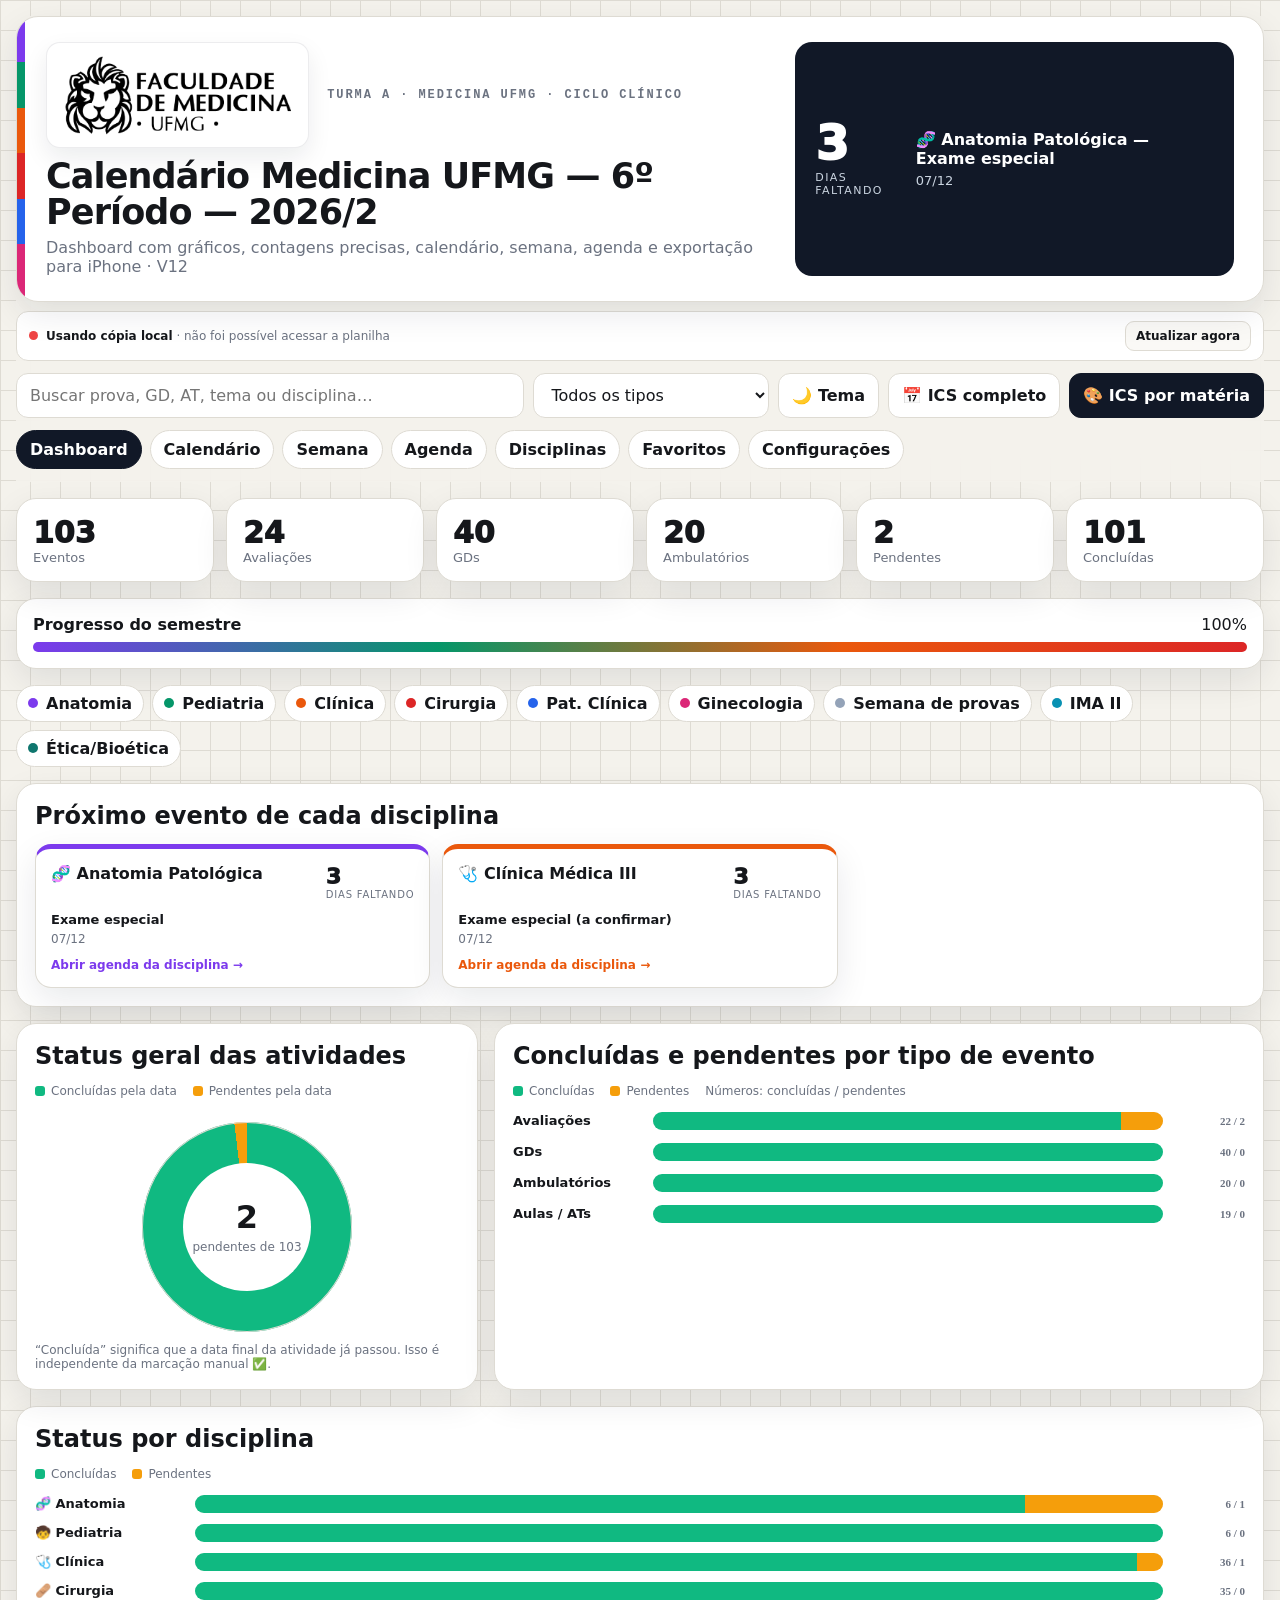
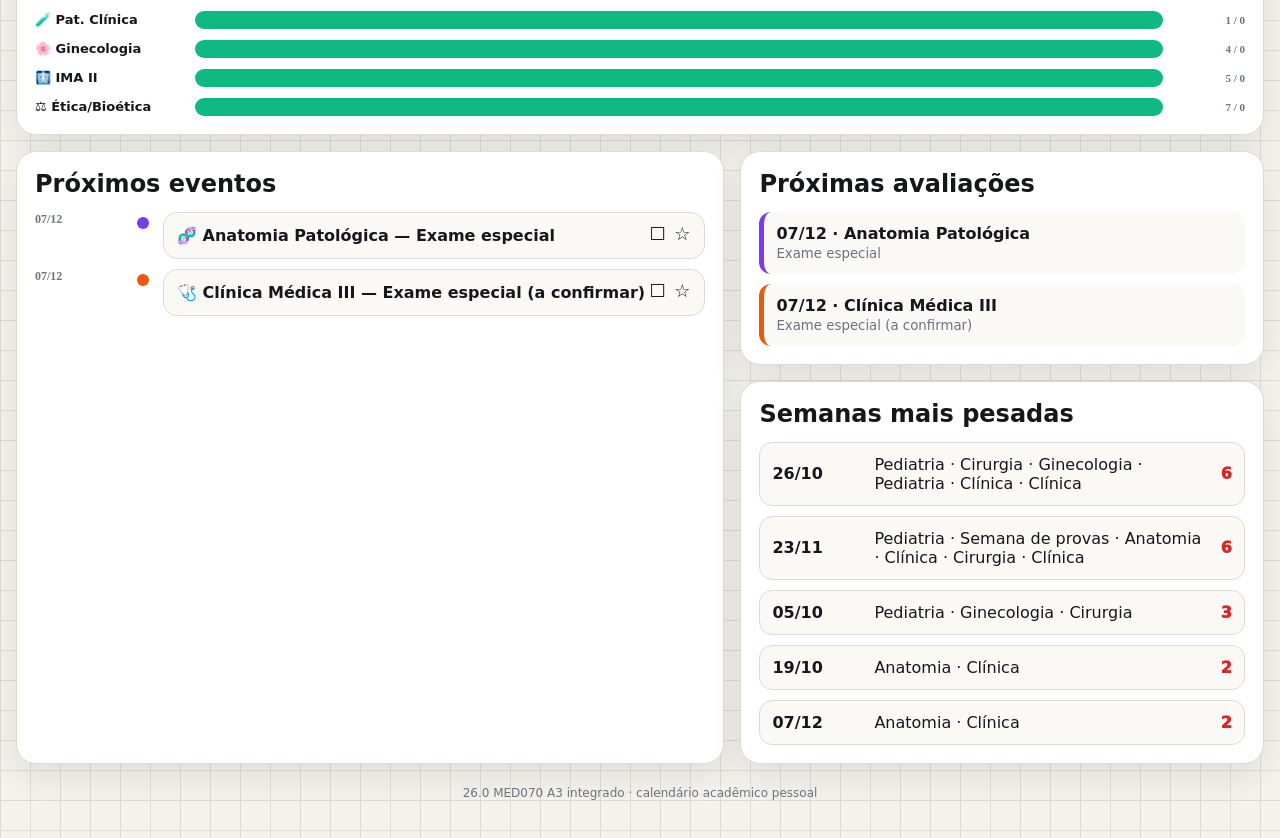
<file: v12.html>
<!doctype html>
<html lang="pt-BR">
<head>
  <meta charset="utf-8">
  <meta name="viewport" content="width=device-width,initial-scale=1,viewport-fit=cover">
  <meta name="theme-color" content="#111827">
  <meta http-equiv="Cache-Control" content="no-cache, no-store, must-revalidate">
  <meta http-equiv="Pragma" content="no-cache">
  <meta http-equiv="Expires" content="0">
  <title>Calendário Medicina UFMG — 6º Período — 2026/2</title>
  <style>
:root{
  --bg:#f4f2ec;--panel:#ffffff;--panel-2:#faf9f6;--ink:#15171b;--muted:#6b7280;
  --line:#dedbd3;--soft:#ece9e2;--accent:#111827;--accent-ink:#ffffff;
  --good:#059669;--warn:#d97706;--danger:#dc2626;--shadow:0 12px 34px rgba(15,23,42,.09);
  --radius:20px;
}
*{box-sizing:border-box}
html{scroll-behavior:smooth}
body{
  margin:0;color:var(--ink);
  font-family:Inter,ui-sans-serif,system-ui,-apple-system,BlinkMacSystemFont,"Segoe UI",sans-serif;
  background:
    linear-gradient(var(--line) 1px,transparent 1px),
    linear-gradient(90deg,var(--line) 1px,transparent 1px),var(--bg);
  background-size:30px 30px;
}
body.dark{
  --bg:#0f1114;--panel:#181b20;--panel-2:#20242a;--ink:#f8fafc;--muted:#a7afba;
  --line:#30353d;--soft:#252a31;--accent:#f8fafc;--accent-ink:#111827;--shadow:none;
}
button,input,select{font:inherit}
button{color:inherit}
.boot{padding:52px;text-align:center;color:var(--muted)}
.shell{max-width:1540px;margin:auto;padding:16px}
.sticky{position:sticky;top:0;z-index:100;padding-bottom:10px;background:color-mix(in srgb,var(--bg) 88%,transparent);backdrop-filter:blur(15px)}
.hero{
  position:relative;overflow:hidden;display:grid;grid-template-columns:1.25fr .75fr;gap:18px;
  padding:25px 29px;background:var(--panel);border:1px solid var(--line);border-radius:22px;box-shadow:var(--shadow)
}
.hero:before{content:"";position:absolute;left:0;top:0;bottom:0;width:8px;background:linear-gradient(#7c3aed 0 16%,#059669 16% 32%,#ea580c 32% 48%,#dc2626 48% 64%,#2563eb 64% 80%,#db2777 80%)}
.eyebrow{font:700 12px ui-monospace,SFMono-Regular,Menlo,monospace;letter-spacing:.16em;text-transform:uppercase;color:var(--muted)}
h1{margin:10px 0 7px;font-size:35px;line-height:1.04;letter-spacing:-.025em}
.sub{color:var(--muted)}
.countdown{display:flex;gap:18px;align-items:center;padding:20px;border-radius:17px;background:#111827;color:#fff}
.cd-num{font-size:48px;font-weight:950;line-height:.95}
.cd-unit{font-size:11px;text-transform:uppercase;letter-spacing:.13em;color:#cbd5e1;margin-top:5px}
.cd-title{font-weight:850}.cd-meta{font-size:13px;color:#cbd5e1;margin-top:5px}
.controls{display:flex;gap:9px;flex-wrap:wrap;margin:12px 0}
.ctrl{border:1px solid var(--line);background:var(--panel);color:var(--ink);border-radius:12px;padding:11px 13px}
.search{flex:1 1 260px}.btn{font-weight:760;cursor:pointer}.btn.primary{background:var(--accent);color:var(--accent-ink);border-color:var(--accent)}
.nav{display:flex;gap:8px;overflow:auto;padding-bottom:3px}
.nav button{white-space:nowrap;border:1px solid var(--line);background:var(--panel);border-radius:999px;padding:9px 13px;font-weight:760;cursor:pointer}
.nav button.active{background:var(--accent);color:var(--accent-ink);border-color:var(--accent)}
.view{display:none}.view.active{display:block}
.stats{display:grid;grid-template-columns:repeat(6,1fr);gap:12px;margin:16px 0}
.card,.panel{background:var(--panel);border:1px solid var(--line);border-radius:var(--radius);box-shadow:var(--shadow)}
.card{padding:16px}.metric{font-size:30px;font-weight:950}.label{color:var(--muted);font-size:13px}
.progress{padding:16px;margin-bottom:16px}.progress-head{display:flex;justify-content:space-between;margin-bottom:8px}
.track{height:10px;background:var(--soft);border-radius:999px;overflow:hidden}.fill{height:100%;background:linear-gradient(90deg,#7c3aed,#059669,#ea580c,#dc2626)}
.legend{display:flex;gap:8px;flex-wrap:wrap;margin:14px 0}
.legend button{display:flex;gap:8px;align-items:center;border:1px solid var(--line);background:var(--panel);border-radius:999px;padding:8px 11px;font-weight:760;cursor:pointer}
.legend button.off{opacity:.34}.dot{width:10px;height:10px;border-radius:50%}
.grid-2{display:grid;grid-template-columns:1.15fr .85fr;gap:16px}.panel{padding:18px}.panel h2{margin:0 0 14px}
.timeline{display:grid;gap:10px}.trow{display:grid;grid-template-columns:90px 14px 1fr;gap:12px;align-items:start}
.tdate{font:800 12px ui-monospace;color:var(--muted)}.tdot{width:12px;height:12px;border-radius:50%;margin-top:5px}
.tcard{position:relative;background:var(--panel-2);border:1px solid var(--line);border-radius:14px;padding:13px 42px 13px 13px}
.tcard b{display:block}.tcard small{color:var(--muted)}.fav,.done{position:absolute;top:9px;border:0;background:transparent;cursor:pointer;font-size:18px}.fav{right:8px}.done{right:33px}
.tcard.completed{opacity:.55}.tcard.completed b{text-decoration:line-through}
.quick-list{display:grid;gap:10px}.quick{border-left:5px solid var(--c);background:var(--panel-2);padding:12px;border-radius:12px}.quick b{display:block}.quick small{color:var(--muted)}
.calendar-grid{display:grid;grid-template-columns:repeat(3,1fr);gap:16px}.month{overflow:hidden;background:var(--panel);border:1px solid var(--line);border-radius:17px}
.mhead{display:flex;justify-content:space-between;padding:14px 16px;border-bottom:1px solid var(--line);font-weight:900}
.week,.days{display:grid;grid-template-columns:repeat(7,1fr)}.week div{text-align:center;padding:8px;font:700 10px ui-monospace;color:var(--muted)}
.day{min-height:59px;padding:7px 3px;text-align:center;border-radius:9px;cursor:pointer}.day:hover{background:var(--soft)}.day.today{outline:2px solid var(--ink)}.day.range{background:color-mix(in srgb,#059669 11%,transparent)}
.num{font-weight:850}.marks{display:flex;justify-content:center;gap:3px;flex-wrap:wrap;margin-top:7px}.mark{width:7px;height:7px;border-radius:50%}
.mlist{padding:12px;border-top:1px dashed var(--line)}.mrow{display:grid;grid-template-columns:auto 1fr;gap:8px;margin:9px 0}.chip{color:#fff;border-radius:5px;padding:3px 6px;font:800 10px ui-monospace}.mrow b{font-size:13px}.mrow small{color:var(--muted)}
.week-view{display:grid;grid-template-columns:72px repeat(7,1fr);border:1px solid var(--line);border-radius:16px;overflow:auto;background:var(--panel)}
.week-view>div{min-height:92px;border-right:1px solid var(--line);border-bottom:1px solid var(--line);padding:8px}.week-view .head{min-height:auto;font-weight:850;background:var(--panel-2)}
.week-event{font-size:11px;border-radius:8px;padding:6px;margin:4px 0;color:#fff}
.disc-grid{display:grid;grid-template-columns:repeat(3,1fr);gap:14px}.disc-card{padding:16px;background:var(--panel);border:1px solid var(--line);border-radius:17px;box-shadow:var(--shadow)}.disc-card h3{margin:0}.disc-count{font-size:32px;font-weight:950}.mini{color:var(--muted);font-size:13px;margin:6px 0}
.heavy{display:grid;gap:10px}.heavy-row{display:grid;grid-template-columns:90px 1fr auto;gap:12px;align-items:center;background:var(--panel-2);border:1px solid var(--line);border-radius:13px;padding:12px}.heat{font-weight:950;color:var(--danger)}
.settings-grid{display:grid;grid-template-columns:repeat(2,1fr);gap:14px}.setting{background:var(--panel-2);border:1px solid var(--line);border-radius:14px;padding:14px}.setting label{display:flex;justify-content:space-between;gap:10px;align-items:center}
.empty{color:var(--muted);font-style:italic}.footer{text-align:center;color:var(--muted);font-size:12px;margin:22px 0}
.drawer{position:fixed;inset:0;z-index:250;display:none}.drawer.show{display:block}.backdrop{position:absolute;inset:0;background:rgba(0,0,0,.38)}.sheet{position:absolute;right:0;top:0;bottom:0;width:min(470px,92vw);background:var(--panel);padding:20px;overflow:auto;box-shadow:-16px 0 40px rgba(0,0,0,.18)}.sheet-head{display:flex;justify-content:space-between;align-items:center}.close{border:0;background:var(--soft);border-radius:50%;width:36px;height:36px;cursor:pointer}.sheet .trow{grid-template-columns:70px 12px 1fr}
.toast{position:fixed;right:18px;bottom:18px;z-index:400;padding:12px 14px;border-radius:12px;background:#111827;color:#fff;opacity:0;transform:translateY(10px);transition:.2s}.toast.show{opacity:1;transform:translateY(0)}
@media(max-width:1100px){.hero{grid-template-columns:1fr}.stats{grid-template-columns:repeat(3,1fr)}.calendar-grid{grid-template-columns:repeat(2,1fr)}.disc-grid{grid-template-columns:repeat(2,1fr)}.grid-2{grid-template-columns:1fr}}
@media(max-width:700px){.shell{padding:9px}.sticky{position:static}.hero{padding:19px 17px}h1{font-size:27px}.countdown{align-items:flex-start}.cd-num{font-size:38px}.stats{grid-template-columns:repeat(2,1fr)}.calendar-grid,.disc-grid,.settings-grid{grid-template-columns:1fr}.panel{padding:13px}.day{min-height:52px}.trow{grid-template-columns:72px 12px 1fr}.btn{flex:1}.week-view{grid-template-columns:56px repeat(7,150px)}}


/* ===== V5: gráficos, status automático e próximos por disciplina ===== */
.stats .card{appearance:none;text-align:left;color:var(--ink)}
.status-legend{display:flex;gap:16px;flex-wrap:wrap;margin:4px 0 14px;color:var(--muted);font-size:12px}
.status-key{display:flex;align-items:center;gap:6px}.status-swatch{width:10px;height:10px;border-radius:3px}
.chart-grid{display:grid;grid-template-columns:.75fr 1.25fr;gap:16px;margin:16px 0}
.chart-panel{min-height:310px}
.donut-wrap{display:grid;place-items:center;padding:10px 0 2px}
.donut{
  width:210px;height:210px;border-radius:50%;display:grid;place-items:center;
  position:relative;box-shadow:inset 0 0 0 1px var(--line)
}
.donut:after{content:"";width:128px;height:128px;border-radius:50%;background:var(--panel);position:absolute}
.donut-center{position:relative;z-index:1;text-align:center}.donut-center strong{display:block;font-size:32px}.donut-center span{font-size:12px;color:var(--muted)}
.chart-list{display:grid;gap:13px}
.chart-row{display:grid;grid-template-columns:130px 1fr 72px;gap:10px;align-items:center}
.chart-name{font-weight:760;font-size:13px}
.stacked{height:18px;background:var(--soft);border-radius:999px;overflow:hidden;display:flex}
.seg-past{background:#10b981;height:100%}.seg-future{background:#f59e0b;height:100%}
.chart-values{text-align:right;font:750 11px ui-monospace;color:var(--muted)}
.discipline-chart{display:grid;gap:11px}
.discipline-chart .chart-row{grid-template-columns:150px 1fr 72px}
.next-disc-section{margin:16px 0}
.next-disc-grid{display:grid;grid-template-columns:repeat(3,1fr);gap:12px}
.next-disc-card{
  border:1px solid var(--line);border-top:5px solid var(--c);background:var(--panel);
  color:var(--ink);border-radius:16px;padding:15px;text-align:left;cursor:pointer;
  box-shadow:var(--shadow);transition:transform .15s ease,border-color .15s ease
}
.next-disc-card:hover{transform:translateY(-2px);border-color:var(--c)}
.next-disc-head{display:flex;justify-content:space-between;gap:10px;align-items:flex-start}
.next-disc-name{font-weight:850}.next-disc-days{font-size:22px;font-weight:950;white-space:nowrap}
.next-disc-unit{display:block;font-size:10px;text-transform:uppercase;letter-spacing:.08em;color:var(--muted);text-align:right}
.next-disc-title{font-size:13px;margin-top:12px;font-weight:700}.next-disc-meta{font-size:12px;color:var(--muted);margin-top:5px}.next-disc-link{font-size:12px;font-weight:800;margin-top:12px;color:var(--c)}
.auto-note{font-size:12px;color:var(--muted);margin-top:9px}
.week-board{display:grid;grid-template-columns:repeat(7,minmax(180px,1fr));gap:10px;overflow:auto;padding-bottom:5px}
.week-column{border:1px solid var(--line);border-radius:15px;background:var(--panel);min-height:260px;padding:11px}
.week-column.today{outline:2px solid var(--ink)}
.week-column-head{font-weight:850;border-bottom:1px solid var(--line);padding-bottom:8px;margin-bottom:8px}
.week-column-head small{display:block;color:var(--muted);font-weight:600;margin-top:3px}
.week-empty{color:var(--muted);font-size:12px;font-style:italic}
.week-event{cursor:pointer}
@media(max-width:1100px){
  .chart-grid{grid-template-columns:1fr}
  .next-disc-grid{grid-template-columns:repeat(2,1fr)}
}
@media(max-width:700px){
  .next-disc-grid{grid-template-columns:1fr}
  .chart-row,.discipline-chart .chart-row{grid-template-columns:105px 1fr 62px}
  .donut{width:190px;height:190px}
  .week-board{grid-template-columns:repeat(7,165px)}
}


/* =========================================================
   V6 MOBILE PREMIUM
   O celular recebe uma interface própria, mais compacta,
   com navegação inferior, cards legíveis e calendário maior.
   ========================================================= */

.mobile-only{display:none}
.mobile-month-toggle{display:none}

@media(max-width:700px){
  html{scroll-padding-top:8px}
  body{
    background-size:22px 22px;
    padding-bottom:88px;
    -webkit-text-size-adjust:100%;
  }
  .shell{padding:7px}
  .sticky{
    position:static;
    padding-bottom:2px;
    background:transparent;
    backdrop-filter:none;
  }

  /* Cabeçalho muito mais compacto */
  .hero{
    grid-template-columns:1fr;
    gap:10px;
    padding:15px 14px 14px 20px;
    border-radius:16px;
  }
  .hero:before{width:6px}
  .eyebrow{
    font-size:9px;
    letter-spacing:.11em;
    white-space:nowrap;
    overflow:hidden;
    text-overflow:ellipsis;
  }
  h1{
    font-size:21px;
    line-height:1.08;
    margin:6px 0 2px;
    letter-spacing:-.02em;
  }
  .hero .sub{
    display:none;
  }

  /* Contagem regressiva horizontal e baixa */
  .countdown{
    min-height:70px;
    padding:11px 12px;
    border-radius:13px;
    gap:12px;
  }
  .cd-num{
    font-size:31px;
    min-width:57px;
    text-align:center;
  }
  .cd-unit{
    font-size:8px;
    letter-spacing:.09em;
    text-align:center;
  }
  .cd-title{
    font-size:13px;
    line-height:1.2;
  }
  .cd-meta{
    font-size:11px;
    margin-top:3px;
  }

  /* Busca sempre visível; filtros compactos */
  .controls{
    display:grid;
    grid-template-columns:1fr 1fr;
    gap:7px;
    margin:8px 0 4px;
  }
  .ctrl{
    min-height:43px;
    padding:9px 10px;
    border-radius:11px;
    font-size:14px;
  }
  .search{
    grid-column:1/-1;
    width:100%;
    font-size:16px; /* evita zoom automático do Safari */
  }
  #type{grid-column:1/2}
  #theme{grid-column:2/3}
  #icsAll,#icsDisc{
    font-size:12px;
    min-height:39px;
  }

  /* Navegação fixa inferior, estilo aplicativo */
  .nav{
    position:fixed;
    left:8px;
    right:8px;
    bottom:8px;
    z-index:300;
    display:grid;
    grid-template-columns:repeat(7,1fr);
    gap:2px;
    padding:6px;
    border:1px solid var(--line);
    border-radius:18px;
    background:color-mix(in srgb,var(--panel) 94%,transparent);
    box-shadow:0 12px 35px rgba(15,23,42,.20);
    backdrop-filter:blur(18px);
    overflow:visible;
  }
  .nav button{
    min-width:0;
    min-height:53px;
    padding:5px 2px;
    border:0;
    border-radius:12px;
    background:transparent;
    font-size:0;
    display:flex;
    flex-direction:column;
    justify-content:center;
    align-items:center;
    gap:2px;
  }
  .nav button::before{
    font-size:20px;
    line-height:1;
  }
  .nav button::after{
    font-size:8px;
    font-weight:800;
    line-height:1;
  }
  .nav button[data-view="dashboard"]::before{content:"⌂"}
  .nav button[data-view="dashboard"]::after{content:"Início"}
  .nav button[data-view="calendar"]::before{content:"▦"}
  .nav button[data-view="calendar"]::after{content:"Mês"}
  .nav button[data-view="week"]::before{content:"▤"}
  .nav button[data-view="week"]::after{content:"Semana"}
  .nav button[data-view="timeline"]::before{content:"≡"}
  .nav button[data-view="timeline"]::after{content:"Agenda"}
  .nav button[data-view="disciplines"]::before{content:"▥"}
  .nav button[data-view="disciplines"]::after{content:"Matérias"}
  .nav button[data-view="favorites"]::before{content:"☆"}
  .nav button[data-view="favorites"]::after{content:"Favoritos"}
  .nav button[data-view="settings"]::before{content:"⚙"}
  .nav button[data-view="settings"]::after{content:"Ajustes"}
  .nav button.active{
    background:var(--accent);
    color:var(--accent-ink);
  }

  /* Cards de resumo compactos, mas com números grandes */
  .stats{
    grid-template-columns:repeat(2,1fr);
    gap:8px;
    margin:10px 0;
  }
  .stats .card{
    min-height:82px;
    padding:12px;
    border-radius:14px;
  }
  .metric{font-size:29px}
  .label{font-size:12px}

  .card,.panel{border-radius:15px}
  .panel{padding:13px}
  .panel h2{
    font-size:18px;
    margin-bottom:11px;
  }

  .progress{
    padding:12px;
    margin-bottom:10px;
  }
  .progress-head{font-size:13px}
  .track{height:8px}

  /* Legenda horizontal rolável */
  .legend{
    flex-wrap:nowrap;
    overflow-x:auto;
    padding:2px 1px 7px;
    margin:8px 0;
    scrollbar-width:none;
  }
  .legend::-webkit-scrollbar{display:none}
  .legend button{
    flex:0 0 auto;
    padding:7px 9px;
    font-size:12px;
  }

  /* Próximo evento por disciplina */
  .next-disc-section{margin:10px 0}
  .next-disc-section .panel{padding:12px}
  .next-disc-grid{
    grid-template-columns:1fr;
    gap:8px;
  }
  .next-disc-card{
    padding:12px;
    border-radius:14px;
  }
  .next-disc-days{font-size:21px}
  .next-disc-title{
    font-size:13px;
    margin-top:8px;
  }
  .next-disc-meta,.next-disc-link{font-size:11px}

  /* Gráficos em uma coluna e maiores */
  .chart-grid{
    grid-template-columns:1fr;
    gap:10px;
    margin:10px 0;
  }
  .chart-panel{min-height:auto}
  .donut{width:180px;height:180px}
  .donut:after{width:108px;height:108px}
  .donut-center strong{font-size:29px}
  .chart-list,.discipline-chart{gap:11px}
  .chart-row,.discipline-chart .chart-row{
    grid-template-columns:92px minmax(100px,1fr) 56px;
    gap:7px;
  }
  .chart-name{
    font-size:11px;
    line-height:1.15;
  }
  .stacked{height:16px}
  .chart-values{font-size:10px}

  /* Conteúdo vertical no celular */
  .grid-2{grid-template-columns:1fr;gap:10px}
  .quick{padding:10px}
  .heavy-row{
    grid-template-columns:70px 1fr 25px;
    padding:10px;
    font-size:12px;
  }

  /* Timeline e agenda mais legíveis */
  .trow{
    grid-template-columns:52px 9px 1fr;
    gap:7px;
  }
  .tdate{font-size:10px;padding-top:3px}
  .tdot{width:9px;height:9px}
  .tcard{
    padding:11px 37px 11px 11px;
    border-radius:12px;
  }
  .tcard b{
    font-size:13px;
    line-height:1.25;
  }
  .tcard small{
    font-size:11px;
    line-height:1.2;
  }
  .fav,.done{
    font-size:16px;
    top:7px;
  }
  .fav{right:5px}
  .done{right:28px}

  /* Calendário: uma coluna e dias maiores */
  .calendar-grid{
    grid-template-columns:1fr;
    gap:10px;
  }
  .month{border-radius:15px}
  .mhead{
    padding:13px 14px;
    font-size:16px;
  }
  .week div{
    padding:7px 2px;
    font-size:9px;
  }
  .day{
    min-height:52px;
    padding:6px 1px;
    border-radius:8px;
  }
  .num{font-size:14px}
  .marks{margin-top:6px;gap:2px}
  .mark{width:7px;height:7px}

  /* A lista extensa de cada mês fica recolhida no celular */
  .mobile-month-toggle{
    display:block;
    width:calc(100% - 20px);
    margin:0 10px 10px;
    border:1px solid var(--line);
    background:var(--panel-2);
    color:var(--ink);
    border-radius:10px;
    padding:9px;
    font-weight:800;
    cursor:pointer;
  }
  .month .mlist{
    display:none;
    padding:10px;
  }
  .month.mobile-open .mlist{display:block}
  .mrow{
    grid-template-columns:48px 1fr;
    gap:7px;
    margin:8px 0;
  }
  .mrow b{font-size:12px}
  .mrow small{font-size:11px}

  /* Semana: colunas grandes e rolagem horizontal */
  .week-board{
    grid-template-columns:repeat(7,78vw);
    scroll-snap-type:x mandatory;
    gap:8px;
  }
  .week-column{
    min-height:210px;
    scroll-snap-align:start;
  }
  .week-event{
    font-size:12px;
    padding:8px;
  }

  /* Disciplinas e ajustes */
  .disc-grid,.settings-grid{grid-template-columns:1fr}
  .disc-card{padding:14px}
  .disc-count{font-size:29px}
  .mini{font-size:12px}

  /* Painel lateral vira modal inferior */
  .sheet{
    top:auto;
    left:0;
    right:0;
    bottom:0;
    width:100%;
    max-height:82vh;
    border-radius:22px 22px 0 0;
    padding:16px;
  }
  .sheet .trow{grid-template-columns:48px 8px 1fr}

  .footer{
    margin:16px 0 82px;
    font-size:10px;
  }
}


/* ===== V7: sincronização com Google Planilhas ===== */
.sync-status{
  display:flex;
  align-items:center;
  justify-content:space-between;
  gap:12px;
  margin:9px 0 2px;
  padding:9px 12px;
  border:1px solid var(--line);
  border-radius:12px;
  background:var(--panel);
  color:var(--muted);
  font-size:12px;
}
.sync-status strong{color:var(--ink)}
.sync-left{display:flex;align-items:center;gap:8px;min-width:0}
.sync-dot{width:9px;height:9px;border-radius:50%;flex:0 0 auto;background:#f59e0b}
.sync-status.ok .sync-dot{background:#10b981}
.sync-status.error .sync-dot{background:#ef4444}
.sync-status.loading .sync-dot{background:#f59e0b;animation:pulse-sync 1s infinite alternate}
.sync-text{white-space:nowrap;overflow:hidden;text-overflow:ellipsis}
.sync-btn{
  border:1px solid var(--line);
  background:var(--panel-2);
  color:var(--ink);
  border-radius:9px;
  padding:7px 10px;
  font-weight:800;
  cursor:pointer;
  white-space:nowrap;
}
.sync-btn:disabled{opacity:.55;cursor:wait}
@keyframes pulse-sync{from{opacity:.35}to{opacity:1}}

@media(max-width:700px){
  .sync-status{
    margin:7px 0 3px;
    padding:8px 9px;
    font-size:10px;
    border-radius:10px;
  }
  .sync-btn{
    padding:7px 8px;
    font-size:10px;
  }
}


/* ===== V9: logo e atalho da planilha ===== */
.hero-main{display:flex;align-items:center;gap:18px;min-width:0}
.hero-logo{
  width:94px;height:94px;flex:0 0 94px;border-radius:22px;
  background:linear-gradient(180deg,#0b0b0b 0%, #111827 100%);
  display:grid;place-items:center;padding:10px;border:1px solid rgba(255,255,255,.08);
  box-shadow:0 14px 30px rgba(0,0,0,.14)
}
.hero-logo img{width:100%;height:100%;object-fit:contain;display:block}
.hero-copy{min-width:0}
.setting .actions{display:flex;gap:8px;flex-wrap:wrap;margin-top:10px}
.sheet-btn{
  border:1px solid var(--line);background:var(--panel);color:var(--ink);
  border-radius:11px;padding:10px 12px;font-weight:800;cursor:pointer
}
.sheet-btn.primary{background:var(--accent);color:var(--accent-ink);border-color:var(--accent)}
.sheet-note{margin-top:8px;color:var(--muted);font-size:12px}
@media(max-width:700px){
  .hero-main{gap:11px;align-items:flex-start}
  .hero-logo{width:58px;height:58px;flex-basis:58px;border-radius:16px;padding:7px}
}


/* ===== V12: uma única logo completa, sem corte ===== */
.hero-main{display:block;min-width:0}
.hero-copy{min-width:0}
.brand-row{
  display:flex;
  align-items:center;
  gap:18px;
  margin-bottom:10px;
}
.single-brand-logo{
  display:block;
  width:270px;
  max-width:36%;
  height:auto;
  object-fit:contain;
  object-position:left center;
  flex:0 0 auto;
  background:#fff;
  padding:8px 12px;
  border:1px solid rgba(15,23,42,.08);
  border-radius:14px;
  box-shadow:0 10px 24px rgba(15,23,42,.08);
}
.brand-row .eyebrow{
  margin:0;
  min-width:0;
}
.setting-sheet{grid-column:1/-1}
.setting-sheet .actions{margin-top:12px}
.sheet-btn{
  display:inline-flex;
  align-items:center;
  justify-content:center;
  text-decoration:none;
}
@media(max-width:1050px){
  .single-brand-logo{width:230px;max-width:42%}
}
@media(max-width:700px){
  .hero-main{display:block}
  .brand-row{
    display:block;
    margin-bottom:8px;
  }
  .single-brand-logo{
    width:205px;
    max-width:82%;
    margin:0 0 8px;
  }
  .brand-row .eyebrow{
    display:block;
    font-size:9px;
  }
  .hero-copy h1{font-size:20px}
  .setting-sheet .actions{display:grid;grid-template-columns:1fr}
  .setting-sheet .sheet-btn{width:100%}
}
</style>
</head>
<body>
  <div id="app"><div class="boot">Abrindo o calendário…</div></div>
  <div id="toast" class="toast"></div>
  <script>
(async()=>{
  try{
    if("serviceWorker" in navigator){
      const regs=await navigator.serviceWorker.getRegistrations();
      await Promise.all(regs.map(r=>r.unregister()));
    }
    if("caches" in window){
      const keys=await caches.keys();
      await Promise.all(keys.map(k=>caches.delete(k)));
    }
  }catch(_){}
})();


const S={
  data:null,
  active:new Set(),
  query:"",
  type:"all",
  view:"dashboard",
  favorites:new Set(JSON.parse(localStorage.getItem("fav")||"[]")),
  completed:new Set(JSON.parse(localStorage.getItem("done")||"[]")),
  weekOffset:0,
  sync:{status:"loading",message:"Carregando planilha…",updatedAt:null,remoteCount:0}
};

const $=q=>document.querySelector(q);
const $$=q=>[...document.querySelectorAll(q)];
const MONTHS=["Janeiro","Fevereiro","Março","Abril","Maio","Junho","Julho","Agosto","Setembro","Outubro","Novembro","Dezembro"];
const WD=["D","S","T","Q","Q","S","S"];
const DAY_MS=86400000;
const TYPE_META={
  assessment:{name:"Avaliações",color:"#7c3aed"},
  gd:{name:"GDs",color:"#2563eb"},
  ambulatory:{name:"Ambulatórios",color:"#dc2626"},
  class:{name:"Aulas / ATs",color:"#ea580c"}
};

function d(s){return new Date(s+"T12:00:00")}
function fmt(s){const x=d(s);return `${String(x.getDate()).padStart(2,"0")}/${String(x.getMonth()+1).padStart(2,"0")}`}
function dateKey(s){const [y,m,day]=s.split("-").map(Number);return Date.UTC(y,m-1,day)}
function todayKey(){const n=new Date();return Date.UTC(n.getFullYear(),n.getMonth(),n.getDate())}
function calendarDaysUntil(s){return Math.round((dateKey(s)-todayKey())/DAY_MS)}
function endKey(e){return dateKey(e.end||e.date)}
function isPast(e){return endKey(e)<todayKey()}
function isCurrent(e){return dateKey(e.date)<=todayKey()&&endKey(e)>=todayKey()}
function end(e){return d(e.end||e.date)}
function id(e){return `${e.disc}|${e.date}|${e.label}`}
function disc(k){return S.data.disciplines[k]}

function isUnconfirmed(e){
  return /a confirmar|base 2025|data provável|não publicado|checar c\/ coordenação/i.test(e.label+" "+(e.time||""));
}
function eventKind(e){
  const t=(e.label+" "+(e.time||"")).toLowerCase();
  if(/ambulatório|ambulatorial|triagem|consulta/.test(t))return"ambulatory";
  if(/\bgd\b|gd\d|gd\+/.test(t))return"gd";
  if(/prova|av1|av2|av3|av4|av6|modular|exame especial|atividade integradora|avaliativo|avaliação parcial|avaliação final|salto triplo|semana de provas/.test(t))return"assessment";
  return"class";
}
function classify(e){return isUnconfirmed(e)?"pending":eventKind(e)}

function visible(e){
  if(!S.active.has(e.disc))return false;
  if(S.type!=="all"&&e.type!==S.type)return false;
  const h=(disc(e.disc).name+" "+e.label+" "+(e.time||"")).toLowerCase();
  return !S.query||h.includes(S.query);
}
function days(e){
  const a=[];let key=dateKey(e.date),last=endKey(e);
  while(key<=last){a.push(new Date(key).toISOString().slice(0,10));key+=DAY_MS}
  return a;
}
function save(){
  localStorage.setItem("fav",JSON.stringify([...S.favorites]));
  localStorage.setItem("done",JSON.stringify([...S.completed]));
}
function toast(t){
  const x=$("#toast");if(!x)return;
  x.textContent=t;x.classList.add("show");setTimeout(()=>x.classList.remove("show"),1600);
}
function futureEvents(list=S.data.events){
  return list.filter(e=>!isPast(e)).sort((a,b)=>dateKey(a.date)-dateKey(b.date));
}
function nextEvent(list=S.data.events){
  return futureEvents(list)[0]||null;
}
function countdownText(e){
  if(!e)return {number:"—",unit:"sem eventos"};
  if(isCurrent(e))return {number:"HOJE",unit:e.end&&e.end!==e.date?"em andamento":"é hoje"};
  const n=Math.max(0,calendarDaysUntil(e.date));
  return {number:String(n),unit:n===1?"dia faltando":"dias faltando"};
}
function setView(view){
  S.view=view;
  $$(".nav button").forEach(b=>b.classList.toggle("active",b.dataset.view===view));
  $$(".view").forEach(v=>v.classList.toggle("active",v.id===view));
}


function parseCsv(text){
  const rows=[];let row=[],cell="",quoted=false;
  text=(text||"").replace(/^\uFEFF/,"");
  for(let i=0;i<text.length;i++){
    const ch=text[i];
    if(quoted){
      if(ch==='"'&&text[i+1]==='"'){cell+='"';i++}
      else if(ch==='"'){quoted=false}
      else cell+=ch;
    }else{
      if(ch==='"')quoted=true;
      else if(ch===","){row.push(cell);cell=""}
      else if(ch==="\n"){row.push(cell);rows.push(row);row=[];cell=""}
      else if(ch!=="\r")cell+=ch;
    }
  }
  if(cell.length||row.length){row.push(cell);rows.push(row)}
  return rows;
}
function normalizeHeader(v){
  return (v||"").normalize("NFD").replace(/[\u0300-\u036f]/g,"").trim().toLowerCase();
}
function toIsoDate(value){
  const s=(value||"").trim();
  if(!s)return "";
  let m=s.match(/^(\d{1,2})\/(\d{1,2})\/(\d{4})$/);
  if(m)return `${m[3]}-${m[2].padStart(2,"0")}-${m[1].padStart(2,"0")}`;
  m=s.match(/^(\d{4})-(\d{1,2})-(\d{1,2})$/);
  if(m)return `${m[1]}-${m[2].padStart(2,"0")}-${m[3].padStart(2,"0")}`;
  return "";
}
function eventsFromCsv(text){
  const rows=parseCsv(text);
  if(rows.length<2)throw new Error("A planilha está vazia.");
  const headers=rows[0].map(normalizeHeader);
  const indexOf=(...names)=>{
    for(const name of names){
      const idx=headers.indexOf(normalizeHeader(name));
      if(idx>=0)return idx;
    }
    return -1;
  };
  const ix={
    date:indexOf("Data"),
    end:indexOf("Data final","Data fim"),
    disc:indexOf("Disciplina","Matéria","Materia"),
    label:indexOf("Evento","Atividade"),
    time:indexOf("Horário","Horario")
  };
  if(ix.date<0||ix.disc<0||ix.label<0){
    throw new Error("As colunas Data, Disciplina e Evento são obrigatórias.");
  }
  const result=[];
  for(const row of rows.slice(1)){
    const date=toIsoDate(row[ix.date]);
    const code=(row[ix.disc]||"").trim().toUpperCase();
    const label=(row[ix.label]||"").trim();
    if(!date&&!code&&!label)continue;
    if(!date||!label||!S.data.disciplines[code])continue;
    const event={date,disc:code,label};
    const finish=ix.end>=0?toIsoDate(row[ix.end]):"";
    if(finish&&dateKey(finish)>=dateKey(date))event.end=finish;
    const time=ix.time>=0?(row[ix.time]||"").trim():"";
    if(time)event.time=time;
    event.type=classify(event);
    result.push(event);
  }
  if(!result.length)throw new Error("Nenhum evento válido foi encontrado.");
  return result.sort((a,b)=>dateKey(a.date)-dateKey(b.date)||a.disc.localeCompare(b.disc));
}
function syncTimeLabel(date){
  if(!date)return "";
  return date.toLocaleTimeString("pt-BR",{hour:"2-digit",minute:"2-digit"});
}
function renderSyncStatus(){
  const box=$("#syncStatus");
  if(!box)return;
  box.className=`sync-status ${S.sync.status}`;
  const label=S.sync.status==="ok"
    ? `<strong>Planilha conectada</strong> · ${S.sync.remoteCount} eventos · atualizado às ${syncTimeLabel(S.sync.updatedAt)}`
    : S.sync.status==="loading"
      ? `<strong>Atualizando planilha…</strong>`
      : `<strong>Usando cópia local</strong> · ${S.sync.message}`;
  box.innerHTML=`<div class="sync-left"><span class="sync-dot"></span><span class="sync-text">${label}</span></div>
    <button id="syncNow" class="sync-btn" ${S.sync.status==="loading"?"disabled":""}>Atualizar agora</button>`;
  const button=$("#syncNow");
  if(button)button.onclick=()=>loadRemoteEvents(false);
}
async function loadRemoteEvents(silent=false){
  const base=S.data?.meta?.sourceCsv;
  if(!base)return false;
  S.sync.status="loading";
  S.sync.message="Carregando planilha…";
  renderSyncStatus();
  try{
    const url=base+(base.includes("?")?"&":"?")+"_="+Date.now();
    const response=await fetch(url,{cache:"no-store",credentials:"omit"});
    if(!response.ok)throw new Error(`erro ${response.status}`);
    const text=await response.text();
    const remote=eventsFromCsv(text);
    S.data.events=remote;
    S.sync={status:"ok",message:"Planilha conectada",updatedAt:new Date(),remoteCount:remote.length};
    render();
    if(!silent)toast("Planilha atualizada");
    return true;
  }catch(error){
    S.sync.status="error";
    S.sync.message=navigator.onLine?"não foi possível acessar a planilha":"sem internet";
    renderSyncStatus();
    if(!silent)toast("Não foi possível atualizar. Mantive a cópia local.");
    return false;
  }
}

function shell(){
  return `<div class="shell">
    <div class="sticky">
      <section class="hero">
        <div class="hero-main">
          <div class="hero-copy">
            <div class="brand-row">
              <img class="single-brand-logo" src="[data-uri]" alt="Faculdade de Medicina UFMG">
              <div class="eyebrow">${S.data.meta.subtitle}</div>
            </div>
            <h1>${S.data.meta.title}</h1>
            <div class="sub">Dashboard com gráficos, contagens precisas, calendário, semana, agenda e exportação para iPhone · V12</div>
          </div>
        </div>
        <div id="countdown" class="countdown"></div>
      </section>
      <div id="syncStatus" class="sync-status loading"></div>
      <div class="controls">
        <input id="search" class="ctrl search" placeholder="Buscar prova, GD, AT, tema ou disciplina…">
        <select id="type" class="ctrl">
          <option value="all">Todos os tipos</option>
          <option value="assessment">Provas e avaliações</option>
          <option value="gd">GDs</option>
          <option value="ambulatory">Ambulatórios/consultas</option>
          <option value="class">Aulas/ATs</option>
          <option value="pending">A confirmar</option>
        </select>
        <button id="theme" class="ctrl btn">🌙 Tema</button>
        <button id="icsAll" class="ctrl btn">📅 ICS completo</button>
        <button id="icsDisc" class="ctrl btn primary">🎨 ICS por matéria</button>
      </div>
      <div class="nav">
        ${[
          ["dashboard","Dashboard"],["calendar","Calendário"],["week","Semana"],
          ["timeline","Agenda"],["disciplines","Disciplinas"],["favorites","Favoritos"],["settings","Configurações"]
        ].map(([k,v])=>`<button data-view="${k}" class="${k==="dashboard"?"active":""}">${v}</button>`).join("")}
      </div>
    </div>
    <main>
      ${["dashboard","calendar","week","timeline","disciplines","favorites","settings"]
        .map((v,i)=>`<section id="${v}" class="view ${i===0?"active":""}"></section>`).join("")}
    </main>
    <div class="footer">${S.data.meta.version} · calendário acadêmico pessoal</div>
  </div>
  <div id="drawer" class="drawer">
    <div class="backdrop"></div>
    <aside class="sheet">
      <div class="sheet-head"><h2 id="drawerTitle"></h2><button class="close">×</button></div>
      <div id="drawerBody"></div>
    </aside>
  </div>`;
}

function renderCountdown(){
  // Contagem geral: sempre considera todas as disciplinas, independentemente dos filtros.
  const e=nextEvent(S.data.events.filter(x=>x.disc!=="GERAL"));
  const c=countdownText(e);
  const box=$("#countdown");
  if(!e){
    box.innerHTML="<div><div class='cd-title'>Sem eventos futuros 🎉</div></div>";
    return;
  }
  box.innerHTML=`
    <div><div class="cd-num">${c.number}</div><div class="cd-unit">${c.unit}</div></div>
    <div>
      <div class="cd-title">${disc(e.disc).icon||""} ${disc(e.disc).name} — ${e.label}</div>
      <div class="cd-meta">${fmt(e.date)}${e.time?" · "+e.time:""}${e.end?" · até "+fmt(e.end):""}</div>
    </div>`;
}

function legend(){
  return `<div class="legend">${Object.entries(S.data.disciplines).map(([k,v])=>
    `<button data-disc="${k}" class="${S.active.has(k)?"":"off"}">
      <span class="dot" style="background:${v.color}"></span>${v.short||v.name}
    </button>`).join("")}</div>`;
}

function row(e){
  const fav=S.favorites.has(id(e)),done=S.completed.has(id(e));
  return `<div class="trow">
    <div class="tdate">${fmt(e.date)}</div>
    <div class="tdot" style="background:${disc(e.disc).color}"></div>
    <div class="tcard ${done?"completed":""}">
      <button class="done" data-done="${encodeURIComponent(id(e))}" title="Marcar concluído">${done?"✅":"☐"}</button>
      <button class="fav" data-fav="${encodeURIComponent(id(e))}" title="Favoritar">${fav?"⭐":"☆"}</button>
      <b>${disc(e.disc).icon||""} ${disc(e.disc).name} — ${e.label}</b>
      <small>${e.time||""}${e.end?" · até "+fmt(e.end):""}</small>
    </div>
  </div>`;
}
function rows(list){return list.length?`<div class="timeline">${list.map(row).join("")}</div>`:"<div class='empty'>Nenhum evento.</div>"}

function heavyWeeks(events){
  const map={};
  events.filter(e=>eventKind(e)==="assessment").forEach(e=>{
    const x=d(e.date),day=(x.getDay()+6)%7;
    x.setDate(x.getDate()-day);
    const key=x.toISOString().slice(0,10);
    (map[key]??=[]).push(e);
  });
  return Object.entries(map).sort((a,b)=>b[1].length-a[1].length).slice(0,5);
}

function statusSummary(events){
  const concluded=events.filter(isPast).length;
  return {concluded,pending:events.length-concluded,total:events.length};
}
function statusByType(events){
  return Object.keys(TYPE_META).map(type=>{
    const subset=events.filter(e=>eventKind(e)===type);
    return {type,...statusSummary(subset)};
  });
}
function statusByDiscipline(events){
  return Object.keys(S.data.disciplines)
    .filter(k=>k!=="GERAL")
    .map(k=>{
      const subset=events.filter(e=>e.disc===k);
      return {disc:k,...statusSummary(subset)};
    });
}
function statusBars(items,mode="type"){
  return `<div class="${mode==="disc"?"discipline-chart":"chart-list"}">${items.map(item=>{
    const meta=mode==="type"?TYPE_META[item.type]:disc(item.disc);
    const total=Math.max(item.total,1);
    const pastPct=item.concluded/total*100;
    const futurePct=item.pending/total*100;
    return `<div class="chart-row">
      <div class="chart-name">${mode==="type"?meta.name:(meta.icon||"")+" "+meta.short}</div>
      <div class="stacked" title="${item.concluded} concluídas · ${item.pending} pendentes">
        <span class="seg-past" style="width:${pastPct}%"></span>
        <span class="seg-future" style="width:${futurePct}%"></span>
      </div>
      <div class="chart-values">${item.concluded} / ${item.pending}</div>
    </div>`;
  }).join("")}</div>`;
}

function nextDisciplineCards(){
  const cards=Object.keys(S.data.disciplines).filter(k=>k!=="GERAL").map(k=>{
    const e=nextEvent(S.data.events.filter(x=>x.disc===k));
    if(!e)return "";
    const c=countdownText(e);
    return `<button class="next-disc-card" data-next-disc="${k}" style="--c:${disc(k).color}">
      <div class="next-disc-head">
        <div class="next-disc-name">${disc(k).icon||""} ${disc(k).name}</div>
        <div><div class="next-disc-days">${c.number}</div><span class="next-disc-unit">${c.unit}</span></div>
      </div>
      <div class="next-disc-title">${e.label}</div>
      <div class="next-disc-meta">${fmt(e.date)}${e.time?" · "+e.time:""}</div>
      <div class="next-disc-link">Abrir agenda da disciplina →</div>
    </button>`;
  }).join("");
  return `<section class="next-disc-section">
    <div class="panel">
      <h2>Próximo evento de cada disciplina</h2>
      <div class="next-disc-grid">${cards}</div>
    </div>
  </section>`;
}

function dashboard(){
  const ev=S.data.events.filter(visible);
  const now=new Date();
  const future=futureEvents(ev);
  const summary=statusSummary(ev);
  const counts=[
    ["Eventos",ev.length],
    ["Avaliações",ev.filter(e=>eventKind(e)==="assessment").length],
    ["GDs",ev.filter(e=>eventKind(e)==="gd").length],
    ["Ambulatórios",ev.filter(e=>eventKind(e)==="ambulatory").length],
    ["Pendentes",summary.pending],
    ["Concluídas",summary.concluded]
  ];
  const ss=dateKey(S.data.meta.semesterStart),se=dateKey(S.data.meta.semesterEnd);
  const pct=Math.round(Math.min(1,Math.max(0,(todayKey()-ss)/(se-ss)))*100);
  const donutAngle=summary.total?summary.concluded/summary.total*360:0;

  $("#dashboard").innerHTML=`
    <div class="stats">${counts.map(([k,v])=>
      `<div class="card"><div class="metric">${v}</div><div class="label">${k}</div></div>`).join("")}
    </div>
    <div class="card progress">
      <div class="progress-head"><b>Progresso do semestre</b><span>${pct}%</span></div>
      <div class="track"><div class="fill" style="width:${pct}%"></div></div>
    </div>
    ${legend()}
    ${nextDisciplineCards()}
    <div class="chart-grid">
      <div class="panel chart-panel">
        <h2>Status geral das atividades</h2>
        <div class="status-legend">
          <span class="status-key"><span class="status-swatch" style="background:#10b981"></span>Concluídas pela data</span>
          <span class="status-key"><span class="status-swatch" style="background:#f59e0b"></span>Pendentes pela data</span>
        </div>
        <div class="donut-wrap">
          <div class="donut" style="background:conic-gradient(#10b981 0 ${donutAngle}deg,#f59e0b ${donutAngle}deg 360deg)">
            <div class="donut-center"><strong>${summary.pending}</strong><span>pendentes de ${summary.total}</span></div>
          </div>
        </div>
        <div class="auto-note">“Concluída” significa que a data final da atividade já passou. Isso é independente da marcação manual ✅.</div>
      </div>
      <div class="panel chart-panel">
        <h2>Concluídas e pendentes por tipo de evento</h2>
        <div class="status-legend">
          <span class="status-key"><span class="status-swatch" style="background:#10b981"></span>Concluídas</span>
          <span class="status-key"><span class="status-swatch" style="background:#f59e0b"></span>Pendentes</span>
          <span class="status-key">Números: concluídas / pendentes</span>
        </div>
        ${statusBars(statusByType(ev),"type")}
      </div>
    </div>
    <div class="panel" style="margin-bottom:16px">
      <h2>Status por disciplina</h2>
      <div class="status-legend">
        <span class="status-key"><span class="status-swatch" style="background:#10b981"></span>Concluídas</span>
        <span class="status-key"><span class="status-swatch" style="background:#f59e0b"></span>Pendentes</span>
      </div>
      ${statusBars(statusByDiscipline(ev),"disc")}
    </div>
    <div class="grid-2">
      <div class="panel"><h2>Próximos eventos</h2>${rows(future.slice(0,12))}</div>
      <div>
        <div class="panel">
          <h2>Próximas avaliações</h2>
          <div class="quick-list">${
            future.filter(e=>eventKind(e)==="assessment").slice(0,8).map(e=>
              `<div class="quick" style="--c:${disc(e.disc).color}">
                <b>${fmt(e.date)} · ${disc(e.disc).name}</b>
                <small>${e.label}${e.time?" · "+e.time:""}</small>
              </div>`).join("")||"<div class='empty'>Nenhuma avaliação futura.</div>"
          }</div>
        </div>
        <div class="panel" style="margin-top:16px">
          <h2>Semanas mais pesadas</h2>
          <div class="heavy">${
            heavyWeeks(ev).map(([w,l])=>
              `<div class="heavy-row"><b>${fmt(w)}</b><span>${l.map(e=>disc(e.disc).short).join(" · ")}</span><span class="heat">${l.length}</span></div>`
            ).join("")||"<div class='empty'>Sem dados.</div>"
          }</div>
        </div>
      </div>
    </div>`;
}

function calendar(){
  const months=[7,8,9,10,11].map(m=>{
    const first=new Date(2026,m,1),count=new Date(2026,m+1,0).getDate();
    let cells="<div></div>".repeat(first.getDay());
    for(let n=1;n<=count;n++){
      const iso=`2026-${String(m+1).padStart(2,"0")}-${String(n).padStart(2,"0")}`;
      const es=S.data.events.filter(visible).filter(e=>days(e).includes(iso));
      const t=new Date();
      cells+=`<div class="day ${es.some(e=>e.end)?"range":""} ${t.getFullYear()===2026&&t.getMonth()===m&&t.getDate()===n?"today":""}"
          data-day="${iso}" title="${es.map(e=>disc(e.disc).name+" — "+e.label).join("\n")}">
        <div class="num">${n}</div>
        <div class="marks">${[...new Set(es.map(e=>e.disc))].map(k=>`<span class="mark" style="background:${disc(k).color}"></span>`).join("")}</div>
      </div>`;
    }
    const list=S.data.events.filter(visible).filter(e=>d(e.date).getMonth()===m).sort((a,b)=>dateKey(a.date)-dateKey(b.date));
    return `<div class="month">
      <div class="mhead"><span>${MONTHS[m].toUpperCase()}</span><span>2026</span></div>
      <div class="week">${WD.map(x=>`<div>${x}</div>`).join("")}</div>
      <div class="days">${cells}</div>
      <button class="mobile-month-toggle" type="button">Ver eventos do mês</button>
      <div class="mlist">${
        list.length?list.map(e=>`<div class="mrow">
          <span class="chip" style="background:${disc(e.disc).color}">${fmt(e.date)}</span>
          <div><b>${disc(e.disc).name}</b><br><small>${e.label}${e.time?" · "+e.time:""}</small></div>
        </div>`).join(""):"<div class='empty'>Sem eventos.</div>"
      }</div>
    </div>`;
  }).join("");
  $("#calendar").innerHTML=`${legend()}<div class="calendar-grid">${months}</div>`;
}

function startOfWeek(){
  const x=new Date();x.setHours(12,0,0,0);
  const day=(x.getDay()+6)%7;
  x.setDate(x.getDate()-day+S.weekOffset*7);
  return x;
}
function weekView(){
  const start=startOfWeek();
  const dates=[...Array(7)].map((_,i)=>{const x=new Date(start);x.setDate(x.getDate()+i);return x});
  const today=todayKey();
  $("#week").innerHTML=`
    <div class="controls">
      <button id="prevWeek" class="ctrl btn">← Semana anterior</button>
      <button id="todayWeek" class="ctrl btn">Hoje</button>
      <button id="nextWeek" class="ctrl btn">Próxima semana →</button>
    </div>
    <div class="week-board">${dates.map(x=>{
      const iso=`${x.getFullYear()}-${String(x.getMonth()+1).padStart(2,"0")}-${String(x.getDate()).padStart(2,"0")}`;
      const es=S.data.events.filter(visible).filter(e=>days(e).includes(iso));
      return `<div class="week-column ${dateKey(iso)===today?"today":""}">
        <div class="week-column-head">${["dom","seg","ter","qua","qui","sex","sáb"][x.getDay()]}<small>${fmt(iso)}</small></div>
        ${es.length?es.map(e=>`<div class="week-event" data-day="${iso}" style="background:${disc(e.disc).color}">
          <b>${disc(e.disc).short}</b><br>${e.label}
        </div>`).join(""):"<div class='week-empty'>Sem eventos</div>"}
      </div>`;
    }).join("")}</div>`;
}
function timeline(){
  $("#timeline").innerHTML=`<div class="panel"><h2>Agenda cronológica</h2>${rows(S.data.events.filter(visible).sort((a,b)=>dateKey(a.date)-dateKey(b.date)))}</div>`;
}
function disciplines(){
  $("#disciplines").innerHTML=`<div class="disc-grid">${Object.entries(S.data.disciplines).map(([k,v])=>{
    const l=S.data.events.filter(e=>e.disc===k&&visible(e));
    const summary=statusSummary(l);
    return `<div class="disc-card" style="border-top:6px solid ${v.color}">
      <h3>${v.icon||""} ${v.name}</h3>
      <div class="disc-count">${l.length}</div><div class="mini">eventos visíveis</div>
      <div class="mini">${summary.concluded} concluídos pela data · ${summary.pending} pendentes</div>
      ${l.slice(0,8).map(e=>`<div class="mini">• ${fmt(e.date)} — ${e.label}</div>`).join("")}
    </div>`;
  }).join("")}</div>`;
}
function favorites(){
  $("#favorites").innerHTML=`<div class="panel"><h2>Favoritos</h2>${rows(S.data.events.filter(e=>S.favorites.has(id(e))).sort((a,b)=>dateKey(a.date)-dateKey(b.date)))}</div>`;
}
function settings(){
  $("#settings").innerHTML=`<div class="panel"><h2>Configurações</h2>
    <div class="settings-grid">
      <div class="setting"><label><span><b>Tema</b><div class="label">Claro/escuro, salvo no aparelho.</div></span><button id="theme2" class="ctrl btn">Alternar</button></label></div>
      <div class="setting"><b>Lembretes ICS</b><div class="label">5 dias antes e 1 dia antes.</div></div>
      <div class="setting"><b>Cores no iPhone</b><div class="label">Exporte por matéria e importe cada arquivo em um calendário separado.</div></div>
      <div class="setting"><b>Instalar no iPhone</b><div class="label">Safari → Compartilhar → Adicionar à Tela de Início.</div></div>
      <div class="setting setting-sheet">
        <b>Planilha dos eventos</b>
        <div class="label">Use o primeiro botão para abrir diretamente a planilha editável e fazer alterações.</div>
        <div class="actions">
          <a class="sheet-btn primary" href="https://docs.google.com/spreadsheets/d/1udd_YAqhdfZwbifz5PZaqMH8f4iyc1YhpO9nNeme9gk/edit" target="_blank" rel="noopener noreferrer">✏️ Editar no Google Planilhas</a>
          <a class="sheet-btn" href="https://docs.google.com/spreadsheets/d/e/2PACX-1vQ1mM31Eev9pdETLKewHKu1z5iUcw76H43yhxT9n5VF93uEm5VXkEAFQ0EGy35qYPOZGukUmxc5eP3M/pubhtml?gid=2145739929&single=true" target="_blank" rel="noopener noreferrer">👁️ Ver versão publicada</a>
          <button id="syncNowSettings" class="sheet-btn" type="button">↻ Atualizar calendário</button>
        </div>
        <div class="sheet-note">Depois de alterar a planilha, volte ao calendário e clique em “Atualizar calendário”.</div>
      </div>
      <div class="setting"><b>Google Planilhas</b><div class="label">Os eventos são lidos da planilha publicada sempre que o site abre e a cada 5 minutos.</div></div>
      <div class="setting"><b>Funcionamento offline</b><div class="label">Sem internet, o site mantém a última cópia local disponível.</div></div>
      <div class="setting"><label><span><b>Limpar favoritos e marcações</b><div class="label">Remove apenas dados salvos neste navegador.</div></span><button id="reset" class="ctrl btn">Limpar</button></label></div>
    </div>
  </div>`;
}

function render(){
  renderCountdown();
  renderSyncStatus();
  dashboard();
  calendar();
  weekView();
  timeline();
  disciplines();
  favorites();
  settings();
  bind();
  setView(S.view);
}

function bind(){
  $("#search").value=S.query;
  $("#type").value=S.type;
  $("#search").oninput=e=>{S.query=e.target.value.trim().toLowerCase();render()};
  $("#type").onchange=e=>{S.type=e.target.value;render()};
  $("#theme").onclick=toggleTheme;
  if($("#theme2"))$("#theme2").onclick=toggleTheme;
  if($("#syncNowSettings"))$("#syncNowSettings").onclick=()=>loadRemoteEvents(false);

  $$(".nav button").forEach(b=>b.onclick=()=>{S.view=b.dataset.view;setView(S.view)});
  $$("[data-disc]").forEach(b=>b.onclick=()=>{
    S.active.has(b.dataset.disc)?S.active.delete(b.dataset.disc):S.active.add(b.dataset.disc);
    render();
  });
  $$("[data-next-disc]").forEach(b=>b.onclick=()=>{
    const k=b.dataset.nextDisc;
    S.active=new Set([k]);
    S.query="";
    S.type="all";
    S.view="timeline";
    render();
    window.scrollTo({top:0,behavior:"smooth"});
  });
  $$("[data-fav]").forEach(b=>b.onclick=()=>{
    const x=decodeURIComponent(b.dataset.fav);
    S.favorites.has(x)?S.favorites.delete(x):S.favorites.add(x);
    save();render();toast("Favoritos atualizados");
  });
  $$("[data-done]").forEach(b=>b.onclick=()=>{
    const x=decodeURIComponent(b.dataset.done);
    S.completed.has(x)?S.completed.delete(x):S.completed.add(x);
    save();render();toast("Marcação atualizada");
  });
  $$("[data-day]").forEach(b=>b.onclick=()=>openDay(b.dataset.day));
  $$(".mobile-month-toggle").forEach(button=>button.onclick=()=>{
    const month=button.closest(".month");
    const opened=month.classList.toggle("mobile-open");
    button.textContent=opened?"Ocultar eventos do mês":"Ver eventos do mês";
  });

  $("#prevWeek").onclick=()=>{S.weekOffset--;weekView();bindWeek()};
  $("#nextWeek").onclick=()=>{S.weekOffset++;weekView();bindWeek()};
  $("#todayWeek").onclick=()=>{S.weekOffset=0;weekView();bindWeek()};

  $("#icsAll").onclick=()=>download("Calendario_Medicina_UFMG_6P_2026_2.ics",ics(S.data.events.filter(visible),"Medicina UFMG — 6º Período — 2026/2","#111827"));
  $("#icsDisc").onclick=()=>Object.entries(S.data.disciplines).forEach(([k,v],i)=>
    setTimeout(()=>download(v.name.replaceAll(" ","_")+".ics",ics(S.data.events.filter(e=>e.disc===k&&visible(e)),v.name,v.color)),i*350)
  );

  if($("#reset"))$("#reset").onclick=()=>{
    if(confirm("Limpar favoritos e eventos marcados manualmente como concluídos?")){
      S.favorites.clear();S.completed.clear();save();render();
    }
  };
  $(".close").onclick=closeDrawer;
  $(".backdrop").onclick=closeDrawer;
}
function bindWeek(){
  $$("[data-day]").forEach(b=>b.onclick=()=>openDay(b.dataset.day));
  $("#prevWeek").onclick=()=>{S.weekOffset--;weekView();bindWeek()};
  $("#nextWeek").onclick=()=>{S.weekOffset++;weekView();bindWeek()};
  $("#todayWeek").onclick=()=>{S.weekOffset=0;weekView();bindWeek()};
}
function openDay(iso){
  const es=S.data.events.filter(visible).filter(e=>days(e).includes(iso));
  $("#drawerTitle").textContent=`Eventos de ${fmt(iso)}`;
  $("#drawerBody").innerHTML=rows(es);
  $("#drawer").classList.add("show");
  bindDrawer();
}
function bindDrawer(){
  $(".close").onclick=closeDrawer;
  $(".backdrop").onclick=closeDrawer;
  $$("#drawer [data-fav]").forEach(b=>b.onclick=()=>{
    const x=decodeURIComponent(b.dataset.fav);
    S.favorites.has(x)?S.favorites.delete(x):S.favorites.add(x);
    save();render();closeDrawer();
  });
  $$("#drawer [data-done]").forEach(b=>b.onclick=()=>{
    const x=decodeURIComponent(b.dataset.done);
    S.completed.has(x)?S.completed.delete(x):S.completed.add(x);
    save();render();closeDrawer();
  });
}
function closeDrawer(){$("#drawer").classList.remove("show")}
function toggleTheme(){
  document.body.classList.toggle("dark");
  localStorage.setItem("theme",document.body.classList.contains("dark")?"dark":"light");
}

function esc(s){return(s||"").replaceAll("\\","\\\\").replaceAll("\n","\\n").replaceAll(",","\\,").replaceAll(";","\\;")}
function times(s){return[...((s||"").matchAll(/(\d{1,2})h(\d{2})?/g))].map(m=>[+m[1],+(m[2]||0)])}
function ics(list,name,color){
  const stamp=new Date().toISOString().replace(/[-:]/g,"").replace(/\.\d{3}Z/,"Z");
  let o=["BEGIN:VCALENDAR","VERSION:2.0","CALSCALE:GREGORIAN",`X-WR-CALNAME:${esc(name)}`,`X-APPLE-CALENDAR-COLOR:${color}`];
  list.forEach((e,i)=>{
    const ds=e.date.replaceAll("-",""),t=e.end?[]:times(e.time);
    o.push("BEGIN:VEVENT",`UID:${e.disc}-${ds}-${i}@turmaa`,`DTSTAMP:${stamp}`);
    if(t.length){
      const[sh,sm]=t[0],[eh,em]=t[1]||[Math.min(sh+1,23),sm];
      o.push(`DTSTART;TZID=America/Sao_Paulo:${ds}T${String(sh).padStart(2,"0")}${String(sm).padStart(2,"0")}00`,
             `DTEND;TZID=America/Sao_Paulo:${ds}T${String(eh).padStart(2,"0")}${String(em).padStart(2,"0")}00`);
    }else{
      const z=new Date((e.end||e.date)+"T00:00:00");z.setDate(z.getDate()+1);
      o.push(`DTSTART;VALUE=DATE:${ds}`,`DTEND;VALUE=DATE:${z.toISOString().slice(0,10).replaceAll("-","")}`);
    }
    o.push(`SUMMARY:${esc(e.label)}`,
           `DESCRIPTION:${esc(disc(e.disc).name+" — "+e.label+(e.time?" ("+e.time+")":""))}`,
           "BEGIN:VALARM","ACTION:DISPLAY","TRIGGER:-P5D","DESCRIPTION:Faltam 5 dias","END:VALARM",
           "BEGIN:VALARM","ACTION:DISPLAY","TRIGGER:-P1D","DESCRIPTION:Falta 1 dia","END:VALARM",
           "END:VEVENT");
  });
  o.push("END:VCALENDAR");
  return o.join("\r\n");
}
function download(n,t){
  const b=new Blob([t],{type:"text/calendar;charset=utf-8"}),u=URL.createObjectURL(b),a=document.createElement("a");
  a.href=u;a.download=n;a.click();URL.revokeObjectURL(u);
}

document.addEventListener("DOMContentLoaded",async()=>{
  try{
    const response=await fetch("./eventos.json?v=10",{cache:"no-store"});
    const x=await response.json();
    S.data=x;
    S.data.events.forEach(e=>e.type=classify(e));
    Object.keys(x.disciplines).forEach(k=>S.active.add(k));
    document.body.innerHTML=shell()+`<div id="toast" class="toast"></div>`;
    if(localStorage.getItem("theme")==="dark")document.body.classList.add("dark");
    render();

    await loadRemoteEvents(true);

    setInterval(renderCountdown,60000);
    const refreshMinutes=Number(S.data.meta.autoRefreshMinutes)||5;
    setInterval(()=>loadRemoteEvents(true),refreshMinutes*60000);
    document.addEventListener("visibilitychange",()=>{
      if(document.visibilityState==="visible")loadRemoteEvents(true);
    });
    window.addEventListener("online",()=>loadRemoteEvents(true));

    
  }catch(error){
    document.body.innerHTML="<div class='boot'>Não foi possível carregar o calendário.</div>";
  }
});
</script>
</body>
</html>
</file>
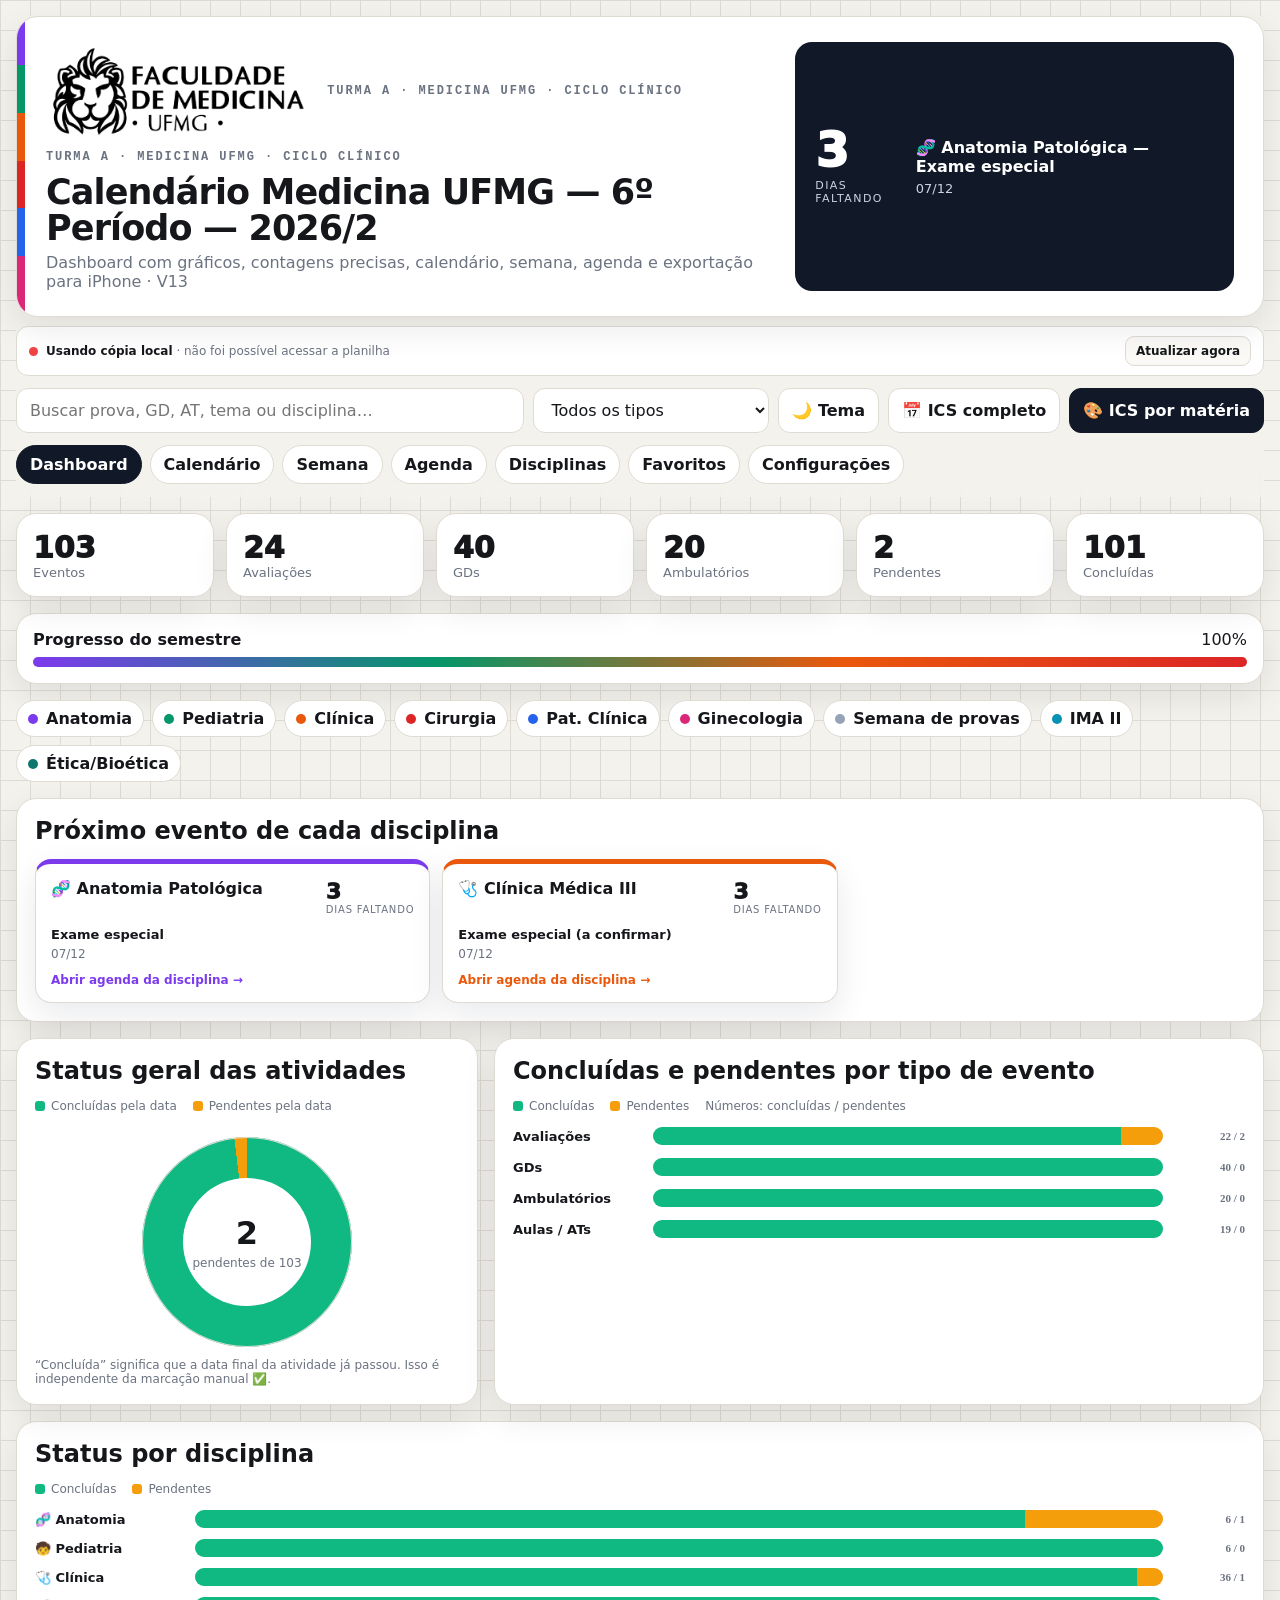
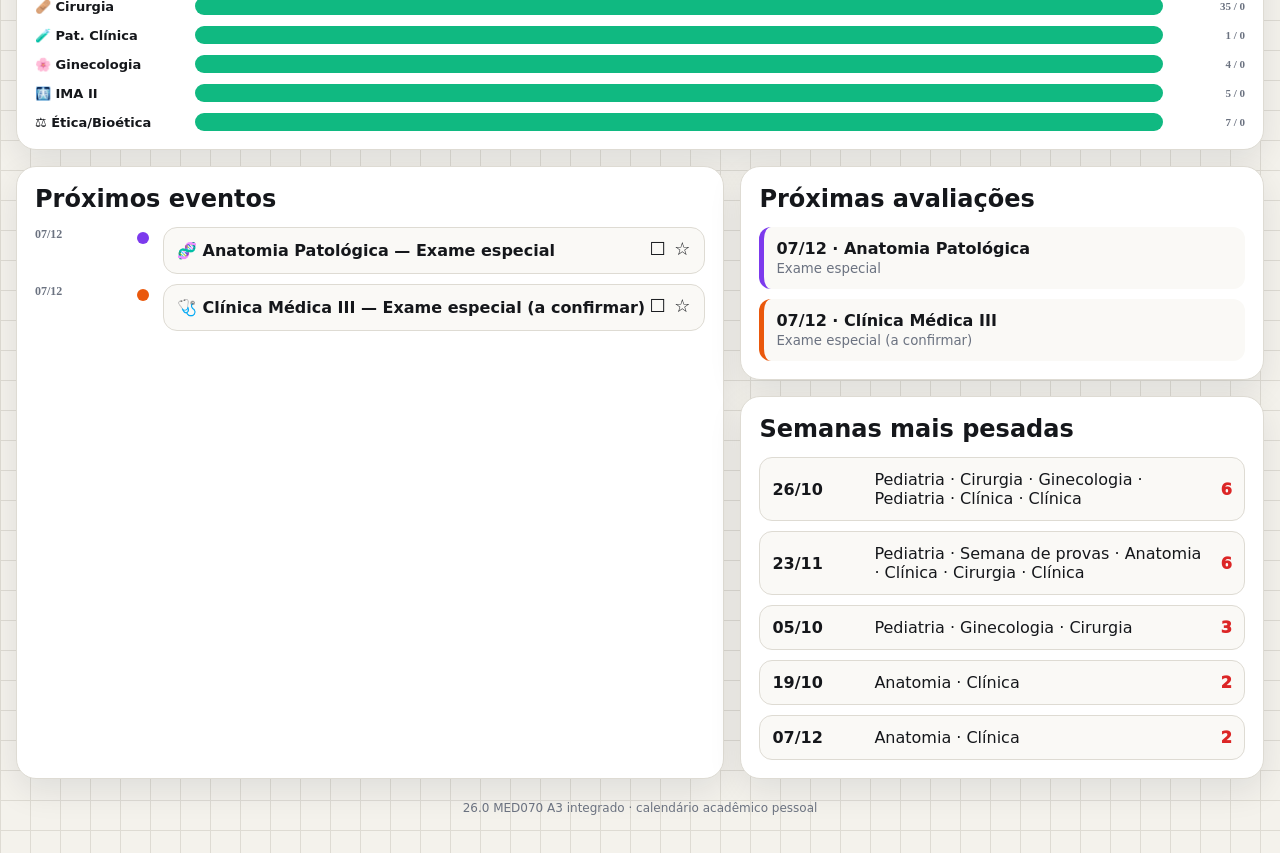
<file: v13.html>
<!doctype html>
<html lang="pt-BR">
<head>
  <meta charset="utf-8">
  <meta name="viewport" content="width=device-width,initial-scale=1,viewport-fit=cover">
  <meta name="theme-color" content="#111827">
  <meta http-equiv="Cache-Control" content="no-cache, no-store, must-revalidate">
  <meta http-equiv="Pragma" content="no-cache">
  <meta http-equiv="Expires" content="0">
  <title>Calendário Medicina UFMG — 6º Período — 2026/2</title>
  <style>
:root{
  --bg:#f4f2ec;--panel:#ffffff;--panel-2:#faf9f6;--ink:#15171b;--muted:#6b7280;
  --line:#dedbd3;--soft:#ece9e2;--accent:#111827;--accent-ink:#ffffff;
  --good:#059669;--warn:#d97706;--danger:#dc2626;--shadow:0 12px 34px rgba(15,23,42,.09);
  --radius:20px;
}
*{box-sizing:border-box}
html{scroll-behavior:smooth}
body{
  margin:0;color:var(--ink);
  font-family:Inter,ui-sans-serif,system-ui,-apple-system,BlinkMacSystemFont,"Segoe UI",sans-serif;
  background:
    linear-gradient(var(--line) 1px,transparent 1px),
    linear-gradient(90deg,var(--line) 1px,transparent 1px),var(--bg);
  background-size:30px 30px;
}
body.dark{
  --bg:#0f1114;--panel:#181b20;--panel-2:#20242a;--ink:#f8fafc;--muted:#a7afba;
  --line:#30353d;--soft:#252a31;--accent:#f8fafc;--accent-ink:#111827;--shadow:none;
}
button,input,select{font:inherit}
button{color:inherit}
.boot{padding:52px;text-align:center;color:var(--muted)}
.shell{max-width:1540px;margin:auto;padding:16px}
.sticky{position:sticky;top:0;z-index:100;padding-bottom:10px;background:color-mix(in srgb,var(--bg) 88%,transparent);backdrop-filter:blur(15px)}
.hero{
  position:relative;overflow:hidden;display:grid;grid-template-columns:1.25fr .75fr;gap:18px;
  padding:25px 29px;background:var(--panel);border:1px solid var(--line);border-radius:22px;box-shadow:var(--shadow)
}
.hero:before{content:"";position:absolute;left:0;top:0;bottom:0;width:8px;background:linear-gradient(#7c3aed 0 16%,#059669 16% 32%,#ea580c 32% 48%,#dc2626 48% 64%,#2563eb 64% 80%,#db2777 80%)}
.eyebrow{font:700 12px ui-monospace,SFMono-Regular,Menlo,monospace;letter-spacing:.16em;text-transform:uppercase;color:var(--muted)}
h1{margin:10px 0 7px;font-size:35px;line-height:1.04;letter-spacing:-.025em}
.sub{color:var(--muted)}
.countdown{display:flex;gap:18px;align-items:center;padding:20px;border-radius:17px;background:#111827;color:#fff}
.cd-num{font-size:48px;font-weight:950;line-height:.95}
.cd-unit{font-size:11px;text-transform:uppercase;letter-spacing:.13em;color:#cbd5e1;margin-top:5px}
.cd-title{font-weight:850}.cd-meta{font-size:13px;color:#cbd5e1;margin-top:5px}
.controls{display:flex;gap:9px;flex-wrap:wrap;margin:12px 0}
.ctrl{border:1px solid var(--line);background:var(--panel);color:var(--ink);border-radius:12px;padding:11px 13px}
.search{flex:1 1 260px}.btn{font-weight:760;cursor:pointer}.btn.primary{background:var(--accent);color:var(--accent-ink);border-color:var(--accent)}
.nav{display:flex;gap:8px;overflow:auto;padding-bottom:3px}
.nav button{white-space:nowrap;border:1px solid var(--line);background:var(--panel);border-radius:999px;padding:9px 13px;font-weight:760;cursor:pointer}
.nav button.active{background:var(--accent);color:var(--accent-ink);border-color:var(--accent)}
.view{display:none}.view.active{display:block}
.stats{display:grid;grid-template-columns:repeat(6,1fr);gap:12px;margin:16px 0}
.card,.panel{background:var(--panel);border:1px solid var(--line);border-radius:var(--radius);box-shadow:var(--shadow)}
.card{padding:16px}.metric{font-size:30px;font-weight:950}.label{color:var(--muted);font-size:13px}
.progress{padding:16px;margin-bottom:16px}.progress-head{display:flex;justify-content:space-between;margin-bottom:8px}
.track{height:10px;background:var(--soft);border-radius:999px;overflow:hidden}.fill{height:100%;background:linear-gradient(90deg,#7c3aed,#059669,#ea580c,#dc2626)}
.legend{display:flex;gap:8px;flex-wrap:wrap;margin:14px 0}
.legend button{display:flex;gap:8px;align-items:center;border:1px solid var(--line);background:var(--panel);border-radius:999px;padding:8px 11px;font-weight:760;cursor:pointer}
.legend button.off{opacity:.34}.dot{width:10px;height:10px;border-radius:50%}
.grid-2{display:grid;grid-template-columns:1.15fr .85fr;gap:16px}.panel{padding:18px}.panel h2{margin:0 0 14px}
.timeline{display:grid;gap:10px}.trow{display:grid;grid-template-columns:90px 14px 1fr;gap:12px;align-items:start}
.tdate{font:800 12px ui-monospace;color:var(--muted)}.tdot{width:12px;height:12px;border-radius:50%;margin-top:5px}
.tcard{position:relative;background:var(--panel-2);border:1px solid var(--line);border-radius:14px;padding:13px 42px 13px 13px}
.tcard b{display:block}.tcard small{color:var(--muted)}.fav,.done{position:absolute;top:9px;border:0;background:transparent;cursor:pointer;font-size:18px}.fav{right:8px}.done{right:33px}
.tcard.completed{opacity:.55}.tcard.completed b{text-decoration:line-through}
.quick-list{display:grid;gap:10px}.quick{border-left:5px solid var(--c);background:var(--panel-2);padding:12px;border-radius:12px}.quick b{display:block}.quick small{color:var(--muted)}
.calendar-grid{display:grid;grid-template-columns:repeat(3,1fr);gap:16px}.month{overflow:hidden;background:var(--panel);border:1px solid var(--line);border-radius:17px}
.mhead{display:flex;justify-content:space-between;padding:14px 16px;border-bottom:1px solid var(--line);font-weight:900}
.week,.days{display:grid;grid-template-columns:repeat(7,1fr)}.week div{text-align:center;padding:8px;font:700 10px ui-monospace;color:var(--muted)}
.day{min-height:59px;padding:7px 3px;text-align:center;border-radius:9px;cursor:pointer}.day:hover{background:var(--soft)}.day.today{outline:2px solid var(--ink)}.day.range{background:color-mix(in srgb,#059669 11%,transparent)}
.num{font-weight:850}.marks{display:flex;justify-content:center;gap:3px;flex-wrap:wrap;margin-top:7px}.mark{width:7px;height:7px;border-radius:50%}
.mlist{padding:12px;border-top:1px dashed var(--line)}.mrow{display:grid;grid-template-columns:auto 1fr;gap:8px;margin:9px 0}.chip{color:#fff;border-radius:5px;padding:3px 6px;font:800 10px ui-monospace}.mrow b{font-size:13px}.mrow small{color:var(--muted)}
.week-view{display:grid;grid-template-columns:72px repeat(7,1fr);border:1px solid var(--line);border-radius:16px;overflow:auto;background:var(--panel)}
.week-view>div{min-height:92px;border-right:1px solid var(--line);border-bottom:1px solid var(--line);padding:8px}.week-view .head{min-height:auto;font-weight:850;background:var(--panel-2)}
.week-event{font-size:11px;border-radius:8px;padding:6px;margin:4px 0;color:#fff}
.disc-grid{display:grid;grid-template-columns:repeat(3,1fr);gap:14px}.disc-card{padding:16px;background:var(--panel);border:1px solid var(--line);border-radius:17px;box-shadow:var(--shadow)}.disc-card h3{margin:0}.disc-count{font-size:32px;font-weight:950}.mini{color:var(--muted);font-size:13px;margin:6px 0}
.heavy{display:grid;gap:10px}.heavy-row{display:grid;grid-template-columns:90px 1fr auto;gap:12px;align-items:center;background:var(--panel-2);border:1px solid var(--line);border-radius:13px;padding:12px}.heat{font-weight:950;color:var(--danger)}
.settings-grid{display:grid;grid-template-columns:repeat(2,1fr);gap:14px}.setting{background:var(--panel-2);border:1px solid var(--line);border-radius:14px;padding:14px}.setting label{display:flex;justify-content:space-between;gap:10px;align-items:center}
.empty{color:var(--muted);font-style:italic}.footer{text-align:center;color:var(--muted);font-size:12px;margin:22px 0}
.drawer{position:fixed;inset:0;z-index:250;display:none}.drawer.show{display:block}.backdrop{position:absolute;inset:0;background:rgba(0,0,0,.38)}.sheet{position:absolute;right:0;top:0;bottom:0;width:min(470px,92vw);background:var(--panel);padding:20px;overflow:auto;box-shadow:-16px 0 40px rgba(0,0,0,.18)}.sheet-head{display:flex;justify-content:space-between;align-items:center}.close{border:0;background:var(--soft);border-radius:50%;width:36px;height:36px;cursor:pointer}.sheet .trow{grid-template-columns:70px 12px 1fr}
.toast{position:fixed;right:18px;bottom:18px;z-index:400;padding:12px 14px;border-radius:12px;background:#111827;color:#fff;opacity:0;transform:translateY(10px);transition:.2s}.toast.show{opacity:1;transform:translateY(0)}
@media(max-width:1100px){.hero{grid-template-columns:1fr}.stats{grid-template-columns:repeat(3,1fr)}.calendar-grid{grid-template-columns:repeat(2,1fr)}.disc-grid{grid-template-columns:repeat(2,1fr)}.grid-2{grid-template-columns:1fr}}
@media(max-width:700px){.shell{padding:9px}.sticky{position:static}.hero{padding:19px 17px}h1{font-size:27px}.countdown{align-items:flex-start}.cd-num{font-size:38px}.stats{grid-template-columns:repeat(2,1fr)}.calendar-grid,.disc-grid,.settings-grid{grid-template-columns:1fr}.panel{padding:13px}.day{min-height:52px}.trow{grid-template-columns:72px 12px 1fr}.btn{flex:1}.week-view{grid-template-columns:56px repeat(7,150px)}}


/* ===== V5: gráficos, status automático e próximos por disciplina ===== */
.stats .card{appearance:none;text-align:left;color:var(--ink)}
.status-legend{display:flex;gap:16px;flex-wrap:wrap;margin:4px 0 14px;color:var(--muted);font-size:12px}
.status-key{display:flex;align-items:center;gap:6px}.status-swatch{width:10px;height:10px;border-radius:3px}
.chart-grid{display:grid;grid-template-columns:.75fr 1.25fr;gap:16px;margin:16px 0}
.chart-panel{min-height:310px}
.donut-wrap{display:grid;place-items:center;padding:10px 0 2px}
.donut{
  width:210px;height:210px;border-radius:50%;display:grid;place-items:center;
  position:relative;box-shadow:inset 0 0 0 1px var(--line)
}
.donut:after{content:"";width:128px;height:128px;border-radius:50%;background:var(--panel);position:absolute}
.donut-center{position:relative;z-index:1;text-align:center}.donut-center strong{display:block;font-size:32px}.donut-center span{font-size:12px;color:var(--muted)}
.chart-list{display:grid;gap:13px}
.chart-row{display:grid;grid-template-columns:130px 1fr 72px;gap:10px;align-items:center}
.chart-name{font-weight:760;font-size:13px}
.stacked{height:18px;background:var(--soft);border-radius:999px;overflow:hidden;display:flex}
.seg-past{background:#10b981;height:100%}.seg-future{background:#f59e0b;height:100%}
.chart-values{text-align:right;font:750 11px ui-monospace;color:var(--muted)}
.discipline-chart{display:grid;gap:11px}
.discipline-chart .chart-row{grid-template-columns:150px 1fr 72px}
.next-disc-section{margin:16px 0}
.next-disc-grid{display:grid;grid-template-columns:repeat(3,1fr);gap:12px}
.next-disc-card{
  border:1px solid var(--line);border-top:5px solid var(--c);background:var(--panel);
  color:var(--ink);border-radius:16px;padding:15px;text-align:left;cursor:pointer;
  box-shadow:var(--shadow);transition:transform .15s ease,border-color .15s ease
}
.next-disc-card:hover{transform:translateY(-2px);border-color:var(--c)}
.next-disc-head{display:flex;justify-content:space-between;gap:10px;align-items:flex-start}
.next-disc-name{font-weight:850}.next-disc-days{font-size:22px;font-weight:950;white-space:nowrap}
.next-disc-unit{display:block;font-size:10px;text-transform:uppercase;letter-spacing:.08em;color:var(--muted);text-align:right}
.next-disc-title{font-size:13px;margin-top:12px;font-weight:700}.next-disc-meta{font-size:12px;color:var(--muted);margin-top:5px}.next-disc-link{font-size:12px;font-weight:800;margin-top:12px;color:var(--c)}
.auto-note{font-size:12px;color:var(--muted);margin-top:9px}
.week-board{display:grid;grid-template-columns:repeat(7,minmax(180px,1fr));gap:10px;overflow:auto;padding-bottom:5px}
.week-column{border:1px solid var(--line);border-radius:15px;background:var(--panel);min-height:260px;padding:11px}
.week-column.today{outline:2px solid var(--ink)}
.week-column-head{font-weight:850;border-bottom:1px solid var(--line);padding-bottom:8px;margin-bottom:8px}
.week-column-head small{display:block;color:var(--muted);font-weight:600;margin-top:3px}
.week-empty{color:var(--muted);font-size:12px;font-style:italic}
.week-event{cursor:pointer}
@media(max-width:1100px){
  .chart-grid{grid-template-columns:1fr}
  .next-disc-grid{grid-template-columns:repeat(2,1fr)}
}
@media(max-width:700px){
  .next-disc-grid{grid-template-columns:1fr}
  .chart-row,.discipline-chart .chart-row{grid-template-columns:105px 1fr 62px}
  .donut{width:190px;height:190px}
  .week-board{grid-template-columns:repeat(7,165px)}
}


/* =========================================================
   V6 MOBILE PREMIUM
   O celular recebe uma interface própria, mais compacta,
   com navegação inferior, cards legíveis e calendário maior.
   ========================================================= */

.mobile-only{display:none}
.mobile-month-toggle{display:none}

@media(max-width:700px){
  html{scroll-padding-top:8px}
  body{
    background-size:22px 22px;
    padding-bottom:88px;
    -webkit-text-size-adjust:100%;
  }
  .shell{padding:7px}
  .sticky{
    position:static;
    padding-bottom:2px;
    background:transparent;
    backdrop-filter:none;
  }

  /* Cabeçalho muito mais compacto */
  .hero{
    grid-template-columns:1fr;
    gap:10px;
    padding:15px 14px 14px 20px;
    border-radius:16px;
  }
  .hero:before{width:6px}
  .eyebrow{
    font-size:9px;
    letter-spacing:.11em;
    white-space:nowrap;
    overflow:hidden;
    text-overflow:ellipsis;
  }
  h1{
    font-size:21px;
    line-height:1.08;
    margin:6px 0 2px;
    letter-spacing:-.02em;
  }
  .hero .sub{
    display:none;
  }

  /* Contagem regressiva horizontal e baixa */
  .countdown{
    min-height:70px;
    padding:11px 12px;
    border-radius:13px;
    gap:12px;
  }
  .cd-num{
    font-size:31px;
    min-width:57px;
    text-align:center;
  }
  .cd-unit{
    font-size:8px;
    letter-spacing:.09em;
    text-align:center;
  }
  .cd-title{
    font-size:13px;
    line-height:1.2;
  }
  .cd-meta{
    font-size:11px;
    margin-top:3px;
  }

  /* Busca sempre visível; filtros compactos */
  .controls{
    display:grid;
    grid-template-columns:1fr 1fr;
    gap:7px;
    margin:8px 0 4px;
  }
  .ctrl{
    min-height:43px;
    padding:9px 10px;
    border-radius:11px;
    font-size:14px;
  }
  .search{
    grid-column:1/-1;
    width:100%;
    font-size:16px; /* evita zoom automático do Safari */
  }
  #type{grid-column:1/2}
  #theme{grid-column:2/3}
  #icsAll,#icsDisc{
    font-size:12px;
    min-height:39px;
  }

  /* Navegação fixa inferior, estilo aplicativo */
  .nav{
    position:fixed;
    left:8px;
    right:8px;
    bottom:8px;
    z-index:300;
    display:grid;
    grid-template-columns:repeat(7,1fr);
    gap:2px;
    padding:6px;
    border:1px solid var(--line);
    border-radius:18px;
    background:color-mix(in srgb,var(--panel) 94%,transparent);
    box-shadow:0 12px 35px rgba(15,23,42,.20);
    backdrop-filter:blur(18px);
    overflow:visible;
  }
  .nav button{
    min-width:0;
    min-height:53px;
    padding:5px 2px;
    border:0;
    border-radius:12px;
    background:transparent;
    font-size:0;
    display:flex;
    flex-direction:column;
    justify-content:center;
    align-items:center;
    gap:2px;
  }
  .nav button::before{
    font-size:20px;
    line-height:1;
  }
  .nav button::after{
    font-size:8px;
    font-weight:800;
    line-height:1;
  }
  .nav button[data-view="dashboard"]::before{content:"⌂"}
  .nav button[data-view="dashboard"]::after{content:"Início"}
  .nav button[data-view="calendar"]::before{content:"▦"}
  .nav button[data-view="calendar"]::after{content:"Mês"}
  .nav button[data-view="week"]::before{content:"▤"}
  .nav button[data-view="week"]::after{content:"Semana"}
  .nav button[data-view="timeline"]::before{content:"≡"}
  .nav button[data-view="timeline"]::after{content:"Agenda"}
  .nav button[data-view="disciplines"]::before{content:"▥"}
  .nav button[data-view="disciplines"]::after{content:"Matérias"}
  .nav button[data-view="favorites"]::before{content:"☆"}
  .nav button[data-view="favorites"]::after{content:"Favoritos"}
  .nav button[data-view="settings"]::before{content:"⚙"}
  .nav button[data-view="settings"]::after{content:"Ajustes"}
  .nav button.active{
    background:var(--accent);
    color:var(--accent-ink);
  }

  /* Cards de resumo compactos, mas com números grandes */
  .stats{
    grid-template-columns:repeat(2,1fr);
    gap:8px;
    margin:10px 0;
  }
  .stats .card{
    min-height:82px;
    padding:12px;
    border-radius:14px;
  }
  .metric{font-size:29px}
  .label{font-size:12px}

  .card,.panel{border-radius:15px}
  .panel{padding:13px}
  .panel h2{
    font-size:18px;
    margin-bottom:11px;
  }

  .progress{
    padding:12px;
    margin-bottom:10px;
  }
  .progress-head{font-size:13px}
  .track{height:8px}

  /* Legenda horizontal rolável */
  .legend{
    flex-wrap:nowrap;
    overflow-x:auto;
    padding:2px 1px 7px;
    margin:8px 0;
    scrollbar-width:none;
  }
  .legend::-webkit-scrollbar{display:none}
  .legend button{
    flex:0 0 auto;
    padding:7px 9px;
    font-size:12px;
  }

  /* Próximo evento por disciplina */
  .next-disc-section{margin:10px 0}
  .next-disc-section .panel{padding:12px}
  .next-disc-grid{
    grid-template-columns:1fr;
    gap:8px;
  }
  .next-disc-card{
    padding:12px;
    border-radius:14px;
  }
  .next-disc-days{font-size:21px}
  .next-disc-title{
    font-size:13px;
    margin-top:8px;
  }
  .next-disc-meta,.next-disc-link{font-size:11px}

  /* Gráficos em uma coluna e maiores */
  .chart-grid{
    grid-template-columns:1fr;
    gap:10px;
    margin:10px 0;
  }
  .chart-panel{min-height:auto}
  .donut{width:180px;height:180px}
  .donut:after{width:108px;height:108px}
  .donut-center strong{font-size:29px}
  .chart-list,.discipline-chart{gap:11px}
  .chart-row,.discipline-chart .chart-row{
    grid-template-columns:92px minmax(100px,1fr) 56px;
    gap:7px;
  }
  .chart-name{
    font-size:11px;
    line-height:1.15;
  }
  .stacked{height:16px}
  .chart-values{font-size:10px}

  /* Conteúdo vertical no celular */
  .grid-2{grid-template-columns:1fr;gap:10px}
  .quick{padding:10px}
  .heavy-row{
    grid-template-columns:70px 1fr 25px;
    padding:10px;
    font-size:12px;
  }

  /* Timeline e agenda mais legíveis */
  .trow{
    grid-template-columns:52px 9px 1fr;
    gap:7px;
  }
  .tdate{font-size:10px;padding-top:3px}
  .tdot{width:9px;height:9px}
  .tcard{
    padding:11px 37px 11px 11px;
    border-radius:12px;
  }
  .tcard b{
    font-size:13px;
    line-height:1.25;
  }
  .tcard small{
    font-size:11px;
    line-height:1.2;
  }
  .fav,.done{
    font-size:16px;
    top:7px;
  }
  .fav{right:5px}
  .done{right:28px}

  /* Calendário: uma coluna e dias maiores */
  .calendar-grid{
    grid-template-columns:1fr;
    gap:10px;
  }
  .month{border-radius:15px}
  .mhead{
    padding:13px 14px;
    font-size:16px;
  }
  .week div{
    padding:7px 2px;
    font-size:9px;
  }
  .day{
    min-height:52px;
    padding:6px 1px;
    border-radius:8px;
  }
  .num{font-size:14px}
  .marks{margin-top:6px;gap:2px}
  .mark{width:7px;height:7px}

  /* A lista extensa de cada mês fica recolhida no celular */
  .mobile-month-toggle{
    display:block;
    width:calc(100% - 20px);
    margin:0 10px 10px;
    border:1px solid var(--line);
    background:var(--panel-2);
    color:var(--ink);
    border-radius:10px;
    padding:9px;
    font-weight:800;
    cursor:pointer;
  }
  .month .mlist{
    display:none;
    padding:10px;
  }
  .month.mobile-open .mlist{display:block}
  .mrow{
    grid-template-columns:48px 1fr;
    gap:7px;
    margin:8px 0;
  }
  .mrow b{font-size:12px}
  .mrow small{font-size:11px}

  /* Semana: colunas grandes e rolagem horizontal */
  .week-board{
    grid-template-columns:repeat(7,78vw);
    scroll-snap-type:x mandatory;
    gap:8px;
  }
  .week-column{
    min-height:210px;
    scroll-snap-align:start;
  }
  .week-event{
    font-size:12px;
    padding:8px;
  }

  /* Disciplinas e ajustes */
  .disc-grid,.settings-grid{grid-template-columns:1fr}
  .disc-card{padding:14px}
  .disc-count{font-size:29px}
  .mini{font-size:12px}

  /* Painel lateral vira modal inferior */
  .sheet{
    top:auto;
    left:0;
    right:0;
    bottom:0;
    width:100%;
    max-height:82vh;
    border-radius:22px 22px 0 0;
    padding:16px;
  }
  .sheet .trow{grid-template-columns:48px 8px 1fr}

  .footer{
    margin:16px 0 82px;
    font-size:10px;
  }
}


/* ===== V7: sincronização com Google Planilhas ===== */
.sync-status{
  display:flex;
  align-items:center;
  justify-content:space-between;
  gap:12px;
  margin:9px 0 2px;
  padding:9px 12px;
  border:1px solid var(--line);
  border-radius:12px;
  background:var(--panel);
  color:var(--muted);
  font-size:12px;
}
.sync-status strong{color:var(--ink)}
.sync-left{display:flex;align-items:center;gap:8px;min-width:0}
.sync-dot{width:9px;height:9px;border-radius:50%;flex:0 0 auto;background:#f59e0b}
.sync-status.ok .sync-dot{background:#10b981}
.sync-status.error .sync-dot{background:#ef4444}
.sync-status.loading .sync-dot{background:#f59e0b;animation:pulse-sync 1s infinite alternate}
.sync-text{white-space:nowrap;overflow:hidden;text-overflow:ellipsis}
.sync-btn{
  border:1px solid var(--line);
  background:var(--panel-2);
  color:var(--ink);
  border-radius:9px;
  padding:7px 10px;
  font-weight:800;
  cursor:pointer;
  white-space:nowrap;
}
.sync-btn:disabled{opacity:.55;cursor:wait}
@keyframes pulse-sync{from{opacity:.35}to{opacity:1}}

@media(max-width:700px){
  .sync-status{
    margin:7px 0 3px;
    padding:8px 9px;
    font-size:10px;
    border-radius:10px;
  }
  .sync-btn{
    padding:7px 8px;
    font-size:10px;
  }
}


/* ===== V9: logo e atalho da planilha ===== */
.hero-main{display:flex;align-items:center;gap:18px;min-width:0}
.hero-logo{
  width:94px;height:94px;flex:0 0 94px;border-radius:22px;
  background:linear-gradient(180deg,#0b0b0b 0%, #111827 100%);
  display:grid;place-items:center;padding:10px;border:1px solid rgba(255,255,255,.08);
  box-shadow:0 14px 30px rgba(0,0,0,.14)
}
.hero-logo img{width:100%;height:100%;object-fit:contain;display:block}
.hero-copy{min-width:0}
.setting .actions{display:flex;gap:8px;flex-wrap:wrap;margin-top:10px}
.sheet-btn{
  border:1px solid var(--line);background:var(--panel);color:var(--ink);
  border-radius:11px;padding:10px 12px;font-weight:800;cursor:pointer
}
.sheet-btn.primary{background:var(--accent);color:var(--accent-ink);border-color:var(--accent)}
.sheet-note{margin-top:8px;color:var(--muted);font-size:12px}
@media(max-width:700px){
  .hero-main{gap:11px;align-items:flex-start}
  .hero-logo{width:58px;height:58px;flex-basis:58px;border-radius:16px;padding:7px}
}


/* ===== V12: uma única logo completa, sem corte ===== */
.hero-main{display:block;min-width:0}
.hero-copy{min-width:0}
.brand-row{
  display:flex;
  align-items:center;
  gap:18px;
  margin-bottom:10px;
}
.single-brand-logo{
  display:block;
  width:270px;
  max-width:36%;
  height:auto;
  object-fit:contain;
  object-position:left center;
  flex:0 0 auto;
}
.brand-row .eyebrow{
  margin:0;
  min-width:0;
}
.setting-sheet{grid-column:1/-1}
.setting-sheet .actions{margin-top:12px}
.sheet-btn{
  display:inline-flex;
  align-items:center;
  justify-content:center;
  text-decoration:none;
}
@media(max-width:1050px){
  .single-brand-logo{width:230px;max-width:42%}
}
@media(max-width:700px){
  .hero-main{display:block}
  .brand-row{
    display:block;
    margin-bottom:8px;
  }
  .single-brand-logo{
    width:205px;
    max-width:82%;
    margin:0 0 8px;
  }
  .brand-row .eyebrow{
    display:block;
    font-size:9px;
  }
  .hero-copy h1{font-size:20px}
  .setting-sheet .actions{display:grid;grid-template-columns:1fr}
  .setting-sheet .sheet-btn{width:100%}
}

/* ===== V13: editor de cores e emojis ===== */
.setting-disciplines{grid-column:1/-1}
.discipline-style-editor{display:grid;gap:10px;margin-top:14px}
.discipline-style-row{
  display:grid;
  grid-template-columns:minmax(210px,1fr) 92px 130px;
  gap:12px;
  align-items:center;
  padding:11px;
  border:1px solid var(--line);
  border-radius:13px;
  background:var(--panel);
}
.discipline-style-preview{
  display:flex;
  align-items:center;
  gap:11px;
  border-left:5px solid var(--preview-color);
  padding-left:11px;
  min-width:0;
}
.preview-emoji{font-size:25px;line-height:1}
.discipline-style-preview b{display:block}
.discipline-style-preview small{display:block;color:var(--muted);font-size:10px;margin-top:2px}
.color-control,.emoji-control{display:grid;gap:5px;color:var(--muted);font-size:11px;font-weight:800}
.disc-color-input{
  width:100%;
  height:38px;
  padding:2px;
  border:1px solid var(--line);
  border-radius:9px;
  background:var(--panel-2);
  cursor:pointer;
}
.disc-emoji-input{
  width:100%;
  min-width:0;
  height:38px;
  border:1px solid var(--line);
  border-radius:9px;
  background:var(--panel-2);
  color:var(--ink);
  padding:7px 9px;
  font-size:20px;
  text-align:center;
}
@media(max-width:700px){
  .discipline-style-row{
    grid-template-columns:1fr 74px 90px;
    gap:7px;
    padding:9px;
  }
  .discipline-style-preview{gap:8px;padding-left:8px}
  .discipline-style-preview b{font-size:12px}
  .preview-emoji{font-size:22px}
  .disc-emoji-input{font-size:18px}
}

</style>
</head>
<body>
  <div id="app"><div class="boot">Abrindo o calendário…</div></div>
  <div id="toast" class="toast"></div>
  <script>
(async()=>{
  try{
    if("serviceWorker" in navigator){
      const regs=await navigator.serviceWorker.getRegistrations();
      await Promise.all(regs.map(r=>r.unregister()));
    }
    if("caches" in window){
      const keys=await caches.keys();
      await Promise.all(keys.map(k=>caches.delete(k)));
    }
  }catch(_){}
})();


const S={
  data:null,
  active:new Set(),
  query:"",
  type:"all",
  view:"dashboard",
  favorites:new Set(JSON.parse(localStorage.getItem("fav")||"[]")),
  completed:new Set(JSON.parse(localStorage.getItem("done")||"[]")),
  weekOffset:0,
  sync:{status:"loading",message:"Carregando planilha…",updatedAt:null,remoteCount:0}
};

const DISC_STYLE_KEY="medicinaUFMG_discStyles_v1";

function loadDisciplineStyles(){
  try{
    return JSON.parse(localStorage.getItem(DISC_STYLE_KEY)||"{}");
  }catch(_){
    return {};
  }
}

function applySavedDisciplineStyles(){
  const saved=loadDisciplineStyles();
  Object.entries(saved).forEach(([code,style])=>{
    if(!S.data?.disciplines?.[code])return;
    if(/^#[0-9a-f]{6}$/i.test(style.color||""))S.data.disciplines[code].color=style.color;
    if(typeof style.icon==="string"&&style.icon.trim())S.data.disciplines[code].icon=style.icon.trim();
  });
}

function saveDisciplineStyle(code,color,icon){
  const saved=loadDisciplineStyles();
  saved[code]={color,icon};
  localStorage.setItem(DISC_STYLE_KEY,JSON.stringify(saved));
}

function resetDisciplineStyles(){
  localStorage.removeItem(DISC_STYLE_KEY);
  location.reload();
}


const $=q=>document.querySelector(q);
const $$=q=>[...document.querySelectorAll(q)];
const MONTHS=["Janeiro","Fevereiro","Março","Abril","Maio","Junho","Julho","Agosto","Setembro","Outubro","Novembro","Dezembro"];
const WD=["D","S","T","Q","Q","S","S"];
const DAY_MS=86400000;
const TYPE_META={
  assessment:{name:"Avaliações",color:"#7c3aed"},
  gd:{name:"GDs",color:"#2563eb"},
  ambulatory:{name:"Ambulatórios",color:"#dc2626"},
  class:{name:"Aulas / ATs",color:"#ea580c"}
};

function d(s){return new Date(s+"T12:00:00")}
function fmt(s){const x=d(s);return `${String(x.getDate()).padStart(2,"0")}/${String(x.getMonth()+1).padStart(2,"0")}`}
function dateKey(s){const [y,m,day]=s.split("-").map(Number);return Date.UTC(y,m-1,day)}
function todayKey(){const n=new Date();return Date.UTC(n.getFullYear(),n.getMonth(),n.getDate())}
function calendarDaysUntil(s){return Math.round((dateKey(s)-todayKey())/DAY_MS)}
function endKey(e){return dateKey(e.end||e.date)}
function isPast(e){return endKey(e)<todayKey()}
function isCurrent(e){return dateKey(e.date)<=todayKey()&&endKey(e)>=todayKey()}
function end(e){return d(e.end||e.date)}
function id(e){return `${e.disc}|${e.date}|${e.label}`}
function disc(k){return S.data.disciplines[k]}

function isUnconfirmed(e){
  return /a confirmar|base 2025|data provável|não publicado|checar c\/ coordenação/i.test(e.label+" "+(e.time||""));
}
function eventKind(e){
  const t=(e.label+" "+(e.time||"")).toLowerCase();
  if(/ambulatório|ambulatorial|triagem|consulta/.test(t))return"ambulatory";
  if(/\bgd\b|gd\d|gd\+/.test(t))return"gd";
  if(/prova|av1|av2|av3|av4|av6|modular|exame especial|atividade integradora|avaliativo|avaliação parcial|avaliação final|salto triplo|semana de provas/.test(t))return"assessment";
  return"class";
}
function classify(e){return isUnconfirmed(e)?"pending":eventKind(e)}

function visible(e){
  if(!S.active.has(e.disc))return false;
  if(S.type!=="all"&&e.type!==S.type)return false;
  const h=(disc(e.disc).name+" "+e.label+" "+(e.time||"")).toLowerCase();
  return !S.query||h.includes(S.query);
}
function days(e){
  const a=[];let key=dateKey(e.date),last=endKey(e);
  while(key<=last){a.push(new Date(key).toISOString().slice(0,10));key+=DAY_MS}
  return a;
}
function save(){
  localStorage.setItem("fav",JSON.stringify([...S.favorites]));
  localStorage.setItem("done",JSON.stringify([...S.completed]));
}
function toast(t){
  const x=$("#toast");if(!x)return;
  x.textContent=t;x.classList.add("show");setTimeout(()=>x.classList.remove("show"),1600);
}
function futureEvents(list=S.data.events){
  return list.filter(e=>!isPast(e)).sort((a,b)=>dateKey(a.date)-dateKey(b.date));
}
function nextEvent(list=S.data.events){
  return futureEvents(list)[0]||null;
}
function countdownText(e){
  if(!e)return {number:"—",unit:"sem eventos"};
  if(isCurrent(e))return {number:"HOJE",unit:e.end&&e.end!==e.date?"em andamento":"é hoje"};
  const n=Math.max(0,calendarDaysUntil(e.date));
  return {number:String(n),unit:n===1?"dia faltando":"dias faltando"};
}
function setView(view){
  S.view=view;
  $$(".nav button").forEach(b=>b.classList.toggle("active",b.dataset.view===view));
  $$(".view").forEach(v=>v.classList.toggle("active",v.id===view));
}


function parseCsv(text){
  const rows=[];let row=[],cell="",quoted=false;
  text=(text||"").replace(/^\uFEFF/,"");
  for(let i=0;i<text.length;i++){
    const ch=text[i];
    if(quoted){
      if(ch==='"'&&text[i+1]==='"'){cell+='"';i++}
      else if(ch==='"'){quoted=false}
      else cell+=ch;
    }else{
      if(ch==='"')quoted=true;
      else if(ch===","){row.push(cell);cell=""}
      else if(ch==="\n"){row.push(cell);rows.push(row);row=[];cell=""}
      else if(ch!=="\r")cell+=ch;
    }
  }
  if(cell.length||row.length){row.push(cell);rows.push(row)}
  return rows;
}
function normalizeHeader(v){
  return (v||"").normalize("NFD").replace(/[\u0300-\u036f]/g,"").trim().toLowerCase();
}
function toIsoDate(value){
  const s=(value||"").trim();
  if(!s)return "";
  let m=s.match(/^(\d{1,2})\/(\d{1,2})\/(\d{4})$/);
  if(m)return `${m[3]}-${m[2].padStart(2,"0")}-${m[1].padStart(2,"0")}`;
  m=s.match(/^(\d{4})-(\d{1,2})-(\d{1,2})$/);
  if(m)return `${m[1]}-${m[2].padStart(2,"0")}-${m[3].padStart(2,"0")}`;
  return "";
}
function eventsFromCsv(text){
  const rows=parseCsv(text);
  if(rows.length<2)throw new Error("A planilha está vazia.");
  const headers=rows[0].map(normalizeHeader);
  const indexOf=(...names)=>{
    for(const name of names){
      const idx=headers.indexOf(normalizeHeader(name));
      if(idx>=0)return idx;
    }
    return -1;
  };
  const ix={
    date:indexOf("Data"),
    end:indexOf("Data final","Data fim"),
    disc:indexOf("Disciplina","Matéria","Materia"),
    label:indexOf("Evento","Atividade"),
    time:indexOf("Horário","Horario")
  };
  if(ix.date<0||ix.disc<0||ix.label<0){
    throw new Error("As colunas Data, Disciplina e Evento são obrigatórias.");
  }
  const result=[];
  for(const row of rows.slice(1)){
    const date=toIsoDate(row[ix.date]);
    const code=(row[ix.disc]||"").trim().toUpperCase();
    const label=(row[ix.label]||"").trim();
    if(!date&&!code&&!label)continue;
    if(!date||!label||!S.data.disciplines[code])continue;
    const event={date,disc:code,label};
    const finish=ix.end>=0?toIsoDate(row[ix.end]):"";
    if(finish&&dateKey(finish)>=dateKey(date))event.end=finish;
    const time=ix.time>=0?(row[ix.time]||"").trim():"";
    if(time)event.time=time;
    event.type=classify(event);
    result.push(event);
  }
  if(!result.length)throw new Error("Nenhum evento válido foi encontrado.");
  return result.sort((a,b)=>dateKey(a.date)-dateKey(b.date)||a.disc.localeCompare(b.disc));
}
function syncTimeLabel(date){
  if(!date)return "";
  return date.toLocaleTimeString("pt-BR",{hour:"2-digit",minute:"2-digit"});
}
function renderSyncStatus(){
  const box=$("#syncStatus");
  if(!box)return;
  box.className=`sync-status ${S.sync.status}`;
  const label=S.sync.status==="ok"
    ? `<strong>Planilha conectada</strong> · ${S.sync.remoteCount} eventos · atualizado às ${syncTimeLabel(S.sync.updatedAt)}`
    : S.sync.status==="loading"
      ? `<strong>Atualizando planilha…</strong>`
      : `<strong>Usando cópia local</strong> · ${S.sync.message}`;
  box.innerHTML=`<div class="sync-left"><span class="sync-dot"></span><span class="sync-text">${label}</span></div>
    <button id="syncNow" class="sync-btn" ${S.sync.status==="loading"?"disabled":""}>Atualizar agora</button>`;
  const button=$("#syncNow");
  if(button)button.onclick=()=>loadRemoteEvents(false);
}
async function loadRemoteEvents(silent=false){
  const base=S.data?.meta?.sourceCsv;
  if(!base)return false;
  S.sync.status="loading";
  S.sync.message="Carregando planilha…";
  renderSyncStatus();
  try{
    const url=base+(base.includes("?")?"&":"?")+"_="+Date.now();
    const response=await fetch(url,{cache:"no-store",credentials:"omit"});
    if(!response.ok)throw new Error(`erro ${response.status}`);
    const text=await response.text();
    const remote=eventsFromCsv(text);
    S.data.events=remote;
    S.sync={status:"ok",message:"Planilha conectada",updatedAt:new Date(),remoteCount:remote.length};
    render();
    if(!silent)toast("Planilha atualizada");
    return true;
  }catch(error){
    S.sync.status="error";
    S.sync.message=navigator.onLine?"não foi possível acessar a planilha":"sem internet";
    renderSyncStatus();
    if(!silent)toast("Não foi possível atualizar. Mantive a cópia local.");
    return false;
  }
}

function shell(){
  return `<div class="shell">
    <div class="sticky">
      <section class="hero">
        <div class="hero-main">
          <div class="hero-copy">
            <div class="brand-row">
              <img class="single-brand-logo" src="[data-uri]" alt="Faculdade de Medicina UFMG">
              <div class="eyebrow">${S.data.meta.subtitle}</div>
            </div>
            <div class="eyebrow">${S.data.meta.subtitle}</div>
            <h1>${S.data.meta.title}</h1>
            <div class="sub">Dashboard com gráficos, contagens precisas, calendário, semana, agenda e exportação para iPhone · V13</div>
          </div>
        </div>
        <div id="countdown" class="countdown"></div>
      </section>
      <div id="syncStatus" class="sync-status loading"></div>
      <div class="controls">
        <input id="search" class="ctrl search" placeholder="Buscar prova, GD, AT, tema ou disciplina…">
        <select id="type" class="ctrl">
          <option value="all">Todos os tipos</option>
          <option value="assessment">Provas e avaliações</option>
          <option value="gd">GDs</option>
          <option value="ambulatory">Ambulatórios/consultas</option>
          <option value="class">Aulas/ATs</option>
          <option value="pending">A confirmar</option>
        </select>
        <button id="theme" class="ctrl btn">🌙 Tema</button>
        <button id="icsAll" class="ctrl btn">📅 ICS completo</button>
        <button id="icsDisc" class="ctrl btn primary">🎨 ICS por matéria</button>
      </div>
      <div class="nav">
        ${[
          ["dashboard","Dashboard"],["calendar","Calendário"],["week","Semana"],
          ["timeline","Agenda"],["disciplines","Disciplinas"],["favorites","Favoritos"],["settings","Configurações"]
        ].map(([k,v])=>`<button data-view="${k}" class="${k==="dashboard"?"active":""}">${v}</button>`).join("")}
      </div>
    </div>
    <main>
      ${["dashboard","calendar","week","timeline","disciplines","favorites","settings"]
        .map((v,i)=>`<section id="${v}" class="view ${i===0?"active":""}"></section>`).join("")}
    </main>
    <div class="footer">${S.data.meta.version} · calendário acadêmico pessoal</div>
  </div>
  <div id="drawer" class="drawer">
    <div class="backdrop"></div>
    <aside class="sheet">
      <div class="sheet-head"><h2 id="drawerTitle"></h2><button class="close">×</button></div>
      <div id="drawerBody"></div>
    </aside>
  </div>`;
}

function renderCountdown(){
  // Contagem geral: sempre considera todas as disciplinas, independentemente dos filtros.
  const e=nextEvent(S.data.events.filter(x=>x.disc!=="GERAL"));
  const c=countdownText(e);
  const box=$("#countdown");
  if(!e){
    box.innerHTML="<div><div class='cd-title'>Sem eventos futuros 🎉</div></div>";
    return;
  }
  box.innerHTML=`
    <div><div class="cd-num">${c.number}</div><div class="cd-unit">${c.unit}</div></div>
    <div>
      <div class="cd-title">${disc(e.disc).icon||""} ${disc(e.disc).name} — ${e.label}</div>
      <div class="cd-meta">${fmt(e.date)}${e.time?" · "+e.time:""}${e.end?" · até "+fmt(e.end):""}</div>
    </div>`;
}

function legend(){
  return `<div class="legend">${Object.entries(S.data.disciplines).map(([k,v])=>
    `<button data-disc="${k}" class="${S.active.has(k)?"":"off"}">
      <span class="dot" style="background:${v.color}"></span>${v.short||v.name}
    </button>`).join("")}</div>`;
}

function row(e){
  const fav=S.favorites.has(id(e)),done=S.completed.has(id(e));
  return `<div class="trow">
    <div class="tdate">${fmt(e.date)}</div>
    <div class="tdot" style="background:${disc(e.disc).color}"></div>
    <div class="tcard ${done?"completed":""}">
      <button class="done" data-done="${encodeURIComponent(id(e))}" title="Marcar concluído">${done?"✅":"☐"}</button>
      <button class="fav" data-fav="${encodeURIComponent(id(e))}" title="Favoritar">${fav?"⭐":"☆"}</button>
      <b>${disc(e.disc).icon||""} ${disc(e.disc).name} — ${e.label}</b>
      <small>${e.time||""}${e.end?" · até "+fmt(e.end):""}</small>
    </div>
  </div>`;
}
function rows(list){return list.length?`<div class="timeline">${list.map(row).join("")}</div>`:"<div class='empty'>Nenhum evento.</div>"}

function heavyWeeks(events){
  const map={};
  events.filter(e=>eventKind(e)==="assessment").forEach(e=>{
    const x=d(e.date),day=(x.getDay()+6)%7;
    x.setDate(x.getDate()-day);
    const key=x.toISOString().slice(0,10);
    (map[key]??=[]).push(e);
  });
  return Object.entries(map).sort((a,b)=>b[1].length-a[1].length).slice(0,5);
}

function statusSummary(events){
  const concluded=events.filter(isPast).length;
  return {concluded,pending:events.length-concluded,total:events.length};
}
function statusByType(events){
  return Object.keys(TYPE_META).map(type=>{
    const subset=events.filter(e=>eventKind(e)===type);
    return {type,...statusSummary(subset)};
  });
}
function statusByDiscipline(events){
  return Object.keys(S.data.disciplines)
    .filter(k=>k!=="GERAL")
    .map(k=>{
      const subset=events.filter(e=>e.disc===k);
      return {disc:k,...statusSummary(subset)};
    });
}
function statusBars(items,mode="type"){
  return `<div class="${mode==="disc"?"discipline-chart":"chart-list"}">${items.map(item=>{
    const meta=mode==="type"?TYPE_META[item.type]:disc(item.disc);
    const total=Math.max(item.total,1);
    const pastPct=item.concluded/total*100;
    const futurePct=item.pending/total*100;
    return `<div class="chart-row">
      <div class="chart-name">${mode==="type"?meta.name:(meta.icon||"")+" "+meta.short}</div>
      <div class="stacked" title="${item.concluded} concluídas · ${item.pending} pendentes">
        <span class="seg-past" style="width:${pastPct}%"></span>
        <span class="seg-future" style="width:${futurePct}%"></span>
      </div>
      <div class="chart-values">${item.concluded} / ${item.pending}</div>
    </div>`;
  }).join("")}</div>`;
}

function nextDisciplineCards(){
  const cards=Object.keys(S.data.disciplines).filter(k=>k!=="GERAL").map(k=>{
    const e=nextEvent(S.data.events.filter(x=>x.disc===k));
    if(!e)return "";
    const c=countdownText(e);
    return `<button class="next-disc-card" data-next-disc="${k}" style="--c:${disc(k).color}">
      <div class="next-disc-head">
        <div class="next-disc-name">${disc(k).icon||""} ${disc(k).name}</div>
        <div><div class="next-disc-days">${c.number}</div><span class="next-disc-unit">${c.unit}</span></div>
      </div>
      <div class="next-disc-title">${e.label}</div>
      <div class="next-disc-meta">${fmt(e.date)}${e.time?" · "+e.time:""}</div>
      <div class="next-disc-link">Abrir agenda da disciplina →</div>
    </button>`;
  }).join("");
  return `<section class="next-disc-section">
    <div class="panel">
      <h2>Próximo evento de cada disciplina</h2>
      <div class="next-disc-grid">${cards}</div>
    </div>
  </section>`;
}

function dashboard(){
  const ev=S.data.events.filter(visible);
  const now=new Date();
  const future=futureEvents(ev);
  const summary=statusSummary(ev);
  const counts=[
    ["Eventos",ev.length],
    ["Avaliações",ev.filter(e=>eventKind(e)==="assessment").length],
    ["GDs",ev.filter(e=>eventKind(e)==="gd").length],
    ["Ambulatórios",ev.filter(e=>eventKind(e)==="ambulatory").length],
    ["Pendentes",summary.pending],
    ["Concluídas",summary.concluded]
  ];
  const ss=dateKey(S.data.meta.semesterStart),se=dateKey(S.data.meta.semesterEnd);
  const pct=Math.round(Math.min(1,Math.max(0,(todayKey()-ss)/(se-ss)))*100);
  const donutAngle=summary.total?summary.concluded/summary.total*360:0;

  $("#dashboard").innerHTML=`
    <div class="stats">${counts.map(([k,v])=>
      `<div class="card"><div class="metric">${v}</div><div class="label">${k}</div></div>`).join("")}
    </div>
    <div class="card progress">
      <div class="progress-head"><b>Progresso do semestre</b><span>${pct}%</span></div>
      <div class="track"><div class="fill" style="width:${pct}%"></div></div>
    </div>
    ${legend()}
    ${nextDisciplineCards()}
    <div class="chart-grid">
      <div class="panel chart-panel">
        <h2>Status geral das atividades</h2>
        <div class="status-legend">
          <span class="status-key"><span class="status-swatch" style="background:#10b981"></span>Concluídas pela data</span>
          <span class="status-key"><span class="status-swatch" style="background:#f59e0b"></span>Pendentes pela data</span>
        </div>
        <div class="donut-wrap">
          <div class="donut" style="background:conic-gradient(#10b981 0 ${donutAngle}deg,#f59e0b ${donutAngle}deg 360deg)">
            <div class="donut-center"><strong>${summary.pending}</strong><span>pendentes de ${summary.total}</span></div>
          </div>
        </div>
        <div class="auto-note">“Concluída” significa que a data final da atividade já passou. Isso é independente da marcação manual ✅.</div>
      </div>
      <div class="panel chart-panel">
        <h2>Concluídas e pendentes por tipo de evento</h2>
        <div class="status-legend">
          <span class="status-key"><span class="status-swatch" style="background:#10b981"></span>Concluídas</span>
          <span class="status-key"><span class="status-swatch" style="background:#f59e0b"></span>Pendentes</span>
          <span class="status-key">Números: concluídas / pendentes</span>
        </div>
        ${statusBars(statusByType(ev),"type")}
      </div>
    </div>
    <div class="panel" style="margin-bottom:16px">
      <h2>Status por disciplina</h2>
      <div class="status-legend">
        <span class="status-key"><span class="status-swatch" style="background:#10b981"></span>Concluídas</span>
        <span class="status-key"><span class="status-swatch" style="background:#f59e0b"></span>Pendentes</span>
      </div>
      ${statusBars(statusByDiscipline(ev),"disc")}
    </div>
    <div class="grid-2">
      <div class="panel"><h2>Próximos eventos</h2>${rows(future.slice(0,12))}</div>
      <div>
        <div class="panel">
          <h2>Próximas avaliações</h2>
          <div class="quick-list">${
            future.filter(e=>eventKind(e)==="assessment").slice(0,8).map(e=>
              `<div class="quick" style="--c:${disc(e.disc).color}">
                <b>${fmt(e.date)} · ${disc(e.disc).name}</b>
                <small>${e.label}${e.time?" · "+e.time:""}</small>
              </div>`).join("")||"<div class='empty'>Nenhuma avaliação futura.</div>"
          }</div>
        </div>
        <div class="panel" style="margin-top:16px">
          <h2>Semanas mais pesadas</h2>
          <div class="heavy">${
            heavyWeeks(ev).map(([w,l])=>
              `<div class="heavy-row"><b>${fmt(w)}</b><span>${l.map(e=>disc(e.disc).short).join(" · ")}</span><span class="heat">${l.length}</span></div>`
            ).join("")||"<div class='empty'>Sem dados.</div>"
          }</div>
        </div>
      </div>
    </div>`;
}

function calendar(){
  const months=[7,8,9,10,11].map(m=>{
    const first=new Date(2026,m,1),count=new Date(2026,m+1,0).getDate();
    let cells="<div></div>".repeat(first.getDay());
    for(let n=1;n<=count;n++){
      const iso=`2026-${String(m+1).padStart(2,"0")}-${String(n).padStart(2,"0")}`;
      const es=S.data.events.filter(visible).filter(e=>days(e).includes(iso));
      const t=new Date();
      cells+=`<div class="day ${es.some(e=>e.end)?"range":""} ${t.getFullYear()===2026&&t.getMonth()===m&&t.getDate()===n?"today":""}"
          data-day="${iso}" title="${es.map(e=>disc(e.disc).name+" — "+e.label).join("\n")}">
        <div class="num">${n}</div>
        <div class="marks">${[...new Set(es.map(e=>e.disc))].map(k=>`<span class="mark" style="background:${disc(k).color}"></span>`).join("")}</div>
      </div>`;
    }
    const list=S.data.events.filter(visible).filter(e=>d(e.date).getMonth()===m).sort((a,b)=>dateKey(a.date)-dateKey(b.date));
    return `<div class="month">
      <div class="mhead"><span>${MONTHS[m].toUpperCase()}</span><span>2026</span></div>
      <div class="week">${WD.map(x=>`<div>${x}</div>`).join("")}</div>
      <div class="days">${cells}</div>
      <button class="mobile-month-toggle" type="button">Ver eventos do mês</button>
      <div class="mlist">${
        list.length?list.map(e=>`<div class="mrow">
          <span class="chip" style="background:${disc(e.disc).color}">${fmt(e.date)}</span>
          <div><b>${disc(e.disc).name}</b><br><small>${e.label}${e.time?" · "+e.time:""}</small></div>
        </div>`).join(""):"<div class='empty'>Sem eventos.</div>"
      }</div>
    </div>`;
  }).join("");
  $("#calendar").innerHTML=`${legend()}<div class="calendar-grid">${months}</div>`;
}

function startOfWeek(){
  const x=new Date();x.setHours(12,0,0,0);
  const day=(x.getDay()+6)%7;
  x.setDate(x.getDate()-day+S.weekOffset*7);
  return x;
}
function weekView(){
  const start=startOfWeek();
  const dates=[...Array(7)].map((_,i)=>{const x=new Date(start);x.setDate(x.getDate()+i);return x});
  const today=todayKey();
  $("#week").innerHTML=`
    <div class="controls">
      <button id="prevWeek" class="ctrl btn">← Semana anterior</button>
      <button id="todayWeek" class="ctrl btn">Hoje</button>
      <button id="nextWeek" class="ctrl btn">Próxima semana →</button>
    </div>
    <div class="week-board">${dates.map(x=>{
      const iso=`${x.getFullYear()}-${String(x.getMonth()+1).padStart(2,"0")}-${String(x.getDate()).padStart(2,"0")}`;
      const es=S.data.events.filter(visible).filter(e=>days(e).includes(iso));
      return `<div class="week-column ${dateKey(iso)===today?"today":""}">
        <div class="week-column-head">${["dom","seg","ter","qua","qui","sex","sáb"][x.getDay()]}<small>${fmt(iso)}</small></div>
        ${es.length?es.map(e=>`<div class="week-event" data-day="${iso}" style="background:${disc(e.disc).color}">
          <b>${disc(e.disc).short}</b><br>${e.label}
        </div>`).join(""):"<div class='week-empty'>Sem eventos</div>"}
      </div>`;
    }).join("")}</div>`;
}
function timeline(){
  $("#timeline").innerHTML=`<div class="panel"><h2>Agenda cronológica</h2>${rows(S.data.events.filter(visible).sort((a,b)=>dateKey(a.date)-dateKey(b.date)))}</div>`;
}
function disciplines(){
  $("#disciplines").innerHTML=`<div class="disc-grid">${Object.entries(S.data.disciplines).map(([k,v])=>{
    const l=S.data.events.filter(e=>e.disc===k&&visible(e));
    const summary=statusSummary(l);
    return `<div class="disc-card" style="border-top:6px solid ${v.color}">
      <h3>${v.icon||""} ${v.name}</h3>
      <div class="disc-count">${l.length}</div><div class="mini">eventos visíveis</div>
      <div class="mini">${summary.concluded} concluídos pela data · ${summary.pending} pendentes</div>
      ${l.slice(0,8).map(e=>`<div class="mini">• ${fmt(e.date)} — ${e.label}</div>`).join("")}
    </div>`;
  }).join("")}</div>`;
}
function favorites(){
  $("#favorites").innerHTML=`<div class="panel"><h2>Favoritos</h2>${rows(S.data.events.filter(e=>S.favorites.has(id(e))).sort((a,b)=>dateKey(a.date)-dateKey(b.date)))}</div>`;
}

function disciplineStyleEditor(){
  return Object.entries(S.data.disciplines)
    .filter(([code])=>code!=="GERAL")
    .map(([code,item])=>`
      <div class="discipline-style-row" data-style-code="${code}">
        <div class="discipline-style-preview" style="--preview-color:${item.color}">
          <span class="preview-emoji">${item.icon||"📚"}</span>
          <span><b>${item.name}</b><small>${code}</small></span>
        </div>
        <label class="color-control">
          <span>Cor</span>
          <input class="disc-color-input" data-code="${code}" type="color" value="${item.color}">
        </label>
        <label class="emoji-control">
          <span>Emoji</span>
          <input class="disc-emoji-input" data-code="${code}" type="text" inputmode="text"
            value="${item.icon||""}" placeholder="📚" aria-label="Emoji de ${item.name}">
        </label>
      </div>`).join("");
}

function settings(){
  $("#settings").innerHTML=`<div class="panel"><h2>Configurações</h2>
    <div class="settings-grid">
      <div class="setting"><label><span><b>Tema</b><div class="label">Claro/escuro, salvo no aparelho.</div></span><button id="theme2" class="ctrl btn">Alternar</button></label></div>
      <div class="setting"><b>Lembretes ICS</b><div class="label">5 dias antes e 1 dia antes.</div></div>
      <div class="setting"><b>Cores no iPhone</b><div class="label">Exporte por matéria e importe cada arquivo em um calendário separado.</div></div>
      <div class="setting"><b>Instalar no iPhone</b><div class="label">Safari → Compartilhar → Adicionar à Tela de Início.</div></div>
      <div class="setting setting-sheet">
        <b>Planilha dos eventos</b>
        <div class="label">Use o primeiro botão para abrir diretamente a planilha editável e fazer alterações.</div>
        <div class="actions">
          <a class="sheet-btn primary" href="https://docs.google.com/spreadsheets/d/1udd_YAqhdfZwbifz5PZaqMH8f4iyc1YhpO9nNeme9gk/edit" target="_blank" rel="noopener noreferrer">✏️ Editar no Google Planilhas</a>
          <a class="sheet-btn" href="https://docs.google.com/spreadsheets/d/e/2PACX-1vQ1mM31Eev9pdETLKewHKu1z5iUcw76H43yhxT9n5VF93uEm5VXkEAFQ0EGy35qYPOZGukUmxc5eP3M/pubhtml?gid=2145739929&single=true" target="_blank" rel="noopener noreferrer">👁️ Ver versão publicada</a>
          <button id="syncNowSettings" class="sheet-btn" type="button">↻ Atualizar calendário</button>
        </div>
        <div class="sheet-note">Depois de alterar a planilha, volte ao calendário e clique em “Atualizar calendário”.</div>
      </div>
      <div class="setting setting-disciplines">
        <b>Cores e emojis das disciplinas</b>
        <div class="label">Escolha uma cor e um emoji para cada matéria. A mudança aparece em todo o site imediatamente.</div>
        <div id="disciplineStyleEditor" class="discipline-style-editor"></div>
        <div class="actions">
          <button id="resetDiscStyles" class="sheet-btn" type="button">Restaurar cores e emojis padrão</button>
        </div>
        <div class="sheet-note">As escolhas ficam salvas neste navegador. Em outro aparelho, você pode personalizar novamente.</div>
      </div>
      <div class="setting"><b>Google Planilhas</b><div class="label">Os eventos são lidos da planilha publicada sempre que o site abre e a cada 5 minutos.</div></div>
      <div class="setting"><b>Funcionamento offline</b><div class="label">Sem internet, o site mantém a última cópia local disponível.</div></div>
      <div class="setting"><label><span><b>Limpar favoritos e marcações</b><div class="label">Remove apenas dados salvos neste navegador.</div></span><button id="reset" class="ctrl btn">Limpar</button></label></div>
    </div>
  </div>`;
  const editor=$("#disciplineStyleEditor");
  if(editor)editor.innerHTML=disciplineStyleEditor();
}

function render(){
  renderCountdown();
  renderSyncStatus();
  dashboard();
  calendar();
  weekView();
  timeline();
  disciplines();
  favorites();
  settings();
  bind();
  setView(S.view);
}

function bind(){
  $("#search").value=S.query;
  $("#type").value=S.type;
  $("#search").oninput=e=>{S.query=e.target.value.trim().toLowerCase();render()};
  $("#type").onchange=e=>{S.type=e.target.value;render()};
  $("#theme").onclick=toggleTheme;
  if($("#theme2"))$("#theme2").onclick=toggleTheme;
  if($("#syncNowSettings"))$("#syncNowSettings").onclick=()=>loadRemoteEvents(false);
  $$(".disc-color-input").forEach(input=>input.oninput=()=>{
    const code=input.dataset.code;
    const item=S.data.disciplines[code];
    if(!item)return;
    item.color=input.value;
    saveDisciplineStyle(code,item.color,item.icon||"");
    render();
    toast(`Cor de ${item.short||item.name} atualizada`);
  });

  $$(".disc-emoji-input").forEach(input=>{
    input.onchange=()=>{
      const code=input.dataset.code;
      const item=S.data.disciplines[code];
      if(!item)return;
      const value=input.value.trim()||"📚";
      item.icon=value;
      saveDisciplineStyle(code,item.color,value);
      render();
      toast(`Emoji de ${item.short||item.name} atualizado`);
    };
    input.onkeydown=event=>{
      if(event.key==="Enter")input.blur();
    };
  });

  if($("#resetDiscStyles"))$("#resetDiscStyles").onclick=()=>{
    if(confirm("Restaurar todas as cores e emojis padrão?"))resetDisciplineStyles();
  };


  $$(".nav button").forEach(b=>b.onclick=()=>{S.view=b.dataset.view;setView(S.view)});
  $$("[data-disc]").forEach(b=>b.onclick=()=>{
    S.active.has(b.dataset.disc)?S.active.delete(b.dataset.disc):S.active.add(b.dataset.disc);
    render();
  });
  $$("[data-next-disc]").forEach(b=>b.onclick=()=>{
    const k=b.dataset.nextDisc;
    S.active=new Set([k]);
    S.query="";
    S.type="all";
    S.view="timeline";
    render();
    window.scrollTo({top:0,behavior:"smooth"});
  });
  $$("[data-fav]").forEach(b=>b.onclick=()=>{
    const x=decodeURIComponent(b.dataset.fav);
    S.favorites.has(x)?S.favorites.delete(x):S.favorites.add(x);
    save();render();toast("Favoritos atualizados");
  });
  $$("[data-done]").forEach(b=>b.onclick=()=>{
    const x=decodeURIComponent(b.dataset.done);
    S.completed.has(x)?S.completed.delete(x):S.completed.add(x);
    save();render();toast("Marcação atualizada");
  });
  $$("[data-day]").forEach(b=>b.onclick=()=>openDay(b.dataset.day));
  $$(".mobile-month-toggle").forEach(button=>button.onclick=()=>{
    const month=button.closest(".month");
    const opened=month.classList.toggle("mobile-open");
    button.textContent=opened?"Ocultar eventos do mês":"Ver eventos do mês";
  });

  $("#prevWeek").onclick=()=>{S.weekOffset--;weekView();bindWeek()};
  $("#nextWeek").onclick=()=>{S.weekOffset++;weekView();bindWeek()};
  $("#todayWeek").onclick=()=>{S.weekOffset=0;weekView();bindWeek()};

  $("#icsAll").onclick=()=>download("Calendario_Medicina_UFMG_6P_2026_2.ics",ics(S.data.events.filter(visible),"Medicina UFMG — 6º Período — 2026/2","#111827"));
  $("#icsDisc").onclick=()=>Object.entries(S.data.disciplines).forEach(([k,v],i)=>
    setTimeout(()=>download(v.name.replaceAll(" ","_")+".ics",ics(S.data.events.filter(e=>e.disc===k&&visible(e)),v.name,v.color)),i*350)
  );

  if($("#reset"))$("#reset").onclick=()=>{
    if(confirm("Limpar favoritos e eventos marcados manualmente como concluídos?")){
      S.favorites.clear();S.completed.clear();save();render();
    }
  };
  $(".close").onclick=closeDrawer;
  $(".backdrop").onclick=closeDrawer;
}
function bindWeek(){
  $$("[data-day]").forEach(b=>b.onclick=()=>openDay(b.dataset.day));
  $("#prevWeek").onclick=()=>{S.weekOffset--;weekView();bindWeek()};
  $("#nextWeek").onclick=()=>{S.weekOffset++;weekView();bindWeek()};
  $("#todayWeek").onclick=()=>{S.weekOffset=0;weekView();bindWeek()};
}
function openDay(iso){
  const es=S.data.events.filter(visible).filter(e=>days(e).includes(iso));
  $("#drawerTitle").textContent=`Eventos de ${fmt(iso)}`;
  $("#drawerBody").innerHTML=rows(es);
  $("#drawer").classList.add("show");
  bindDrawer();
}
function bindDrawer(){
  $(".close").onclick=closeDrawer;
  $(".backdrop").onclick=closeDrawer;
  $$("#drawer [data-fav]").forEach(b=>b.onclick=()=>{
    const x=decodeURIComponent(b.dataset.fav);
    S.favorites.has(x)?S.favorites.delete(x):S.favorites.add(x);
    save();render();closeDrawer();
  });
  $$("#drawer [data-done]").forEach(b=>b.onclick=()=>{
    const x=decodeURIComponent(b.dataset.done);
    S.completed.has(x)?S.completed.delete(x):S.completed.add(x);
    save();render();closeDrawer();
  });
}
function closeDrawer(){$("#drawer").classList.remove("show")}
function toggleTheme(){
  document.body.classList.toggle("dark");
  localStorage.setItem("theme",document.body.classList.contains("dark")?"dark":"light");
}

function esc(s){return(s||"").replaceAll("\\","\\\\").replaceAll("\n","\\n").replaceAll(",","\\,").replaceAll(";","\\;")}
function times(s){return[...((s||"").matchAll(/(\d{1,2})h(\d{2})?/g))].map(m=>[+m[1],+(m[2]||0)])}
function ics(list,name,color){
  const stamp=new Date().toISOString().replace(/[-:]/g,"").replace(/\.\d{3}Z/,"Z");
  let o=["BEGIN:VCALENDAR","VERSION:2.0","CALSCALE:GREGORIAN",`X-WR-CALNAME:${esc(name)}`,`X-APPLE-CALENDAR-COLOR:${color}`];
  list.forEach((e,i)=>{
    const ds=e.date.replaceAll("-",""),t=e.end?[]:times(e.time);
    o.push("BEGIN:VEVENT",`UID:${e.disc}-${ds}-${i}@turmaa`,`DTSTAMP:${stamp}`);
    if(t.length){
      const[sh,sm]=t[0],[eh,em]=t[1]||[Math.min(sh+1,23),sm];
      o.push(`DTSTART;TZID=America/Sao_Paulo:${ds}T${String(sh).padStart(2,"0")}${String(sm).padStart(2,"0")}00`,
             `DTEND;TZID=America/Sao_Paulo:${ds}T${String(eh).padStart(2,"0")}${String(em).padStart(2,"0")}00`);
    }else{
      const z=new Date((e.end||e.date)+"T00:00:00");z.setDate(z.getDate()+1);
      o.push(`DTSTART;VALUE=DATE:${ds}`,`DTEND;VALUE=DATE:${z.toISOString().slice(0,10).replaceAll("-","")}`);
    }
    o.push(`SUMMARY:${esc(e.label)}`,
           `DESCRIPTION:${esc(disc(e.disc).name+" — "+e.label+(e.time?" ("+e.time+")":""))}`,
           "BEGIN:VALARM","ACTION:DISPLAY","TRIGGER:-P5D","DESCRIPTION:Faltam 5 dias","END:VALARM",
           "BEGIN:VALARM","ACTION:DISPLAY","TRIGGER:-P1D","DESCRIPTION:Falta 1 dia","END:VALARM",
           "END:VEVENT");
  });
  o.push("END:VCALENDAR");
  return o.join("\r\n");
}
function download(n,t){
  const b=new Blob([t],{type:"text/calendar;charset=utf-8"}),u=URL.createObjectURL(b),a=document.createElement("a");
  a.href=u;a.download=n;a.click();URL.revokeObjectURL(u);
}

document.addEventListener("DOMContentLoaded",async()=>{
  try{
    const response=await fetch("./eventos.json?v=10",{cache:"no-store"});
    const x=await response.json();
    S.data=x;
    applySavedDisciplineStyles();
    S.data.events.forEach(e=>e.type=classify(e));
    Object.keys(x.disciplines).forEach(k=>S.active.add(k));
    document.body.innerHTML=shell()+`<div id="toast" class="toast"></div>`;
    if(localStorage.getItem("theme")==="dark")document.body.classList.add("dark");
    render();

    await loadRemoteEvents(true);

    setInterval(renderCountdown,60000);
    const refreshMinutes=Number(S.data.meta.autoRefreshMinutes)||5;
    setInterval(()=>loadRemoteEvents(true),refreshMinutes*60000);
    document.addEventListener("visibilitychange",()=>{
      if(document.visibilityState==="visible")loadRemoteEvents(true);
    });
    window.addEventListener("online",()=>loadRemoteEvents(true));

    
  }catch(error){
    document.body.innerHTML="<div class='boot'>Não foi possível carregar o calendário.</div>";
  }
});
</script>
</body>
</html>
</file>
